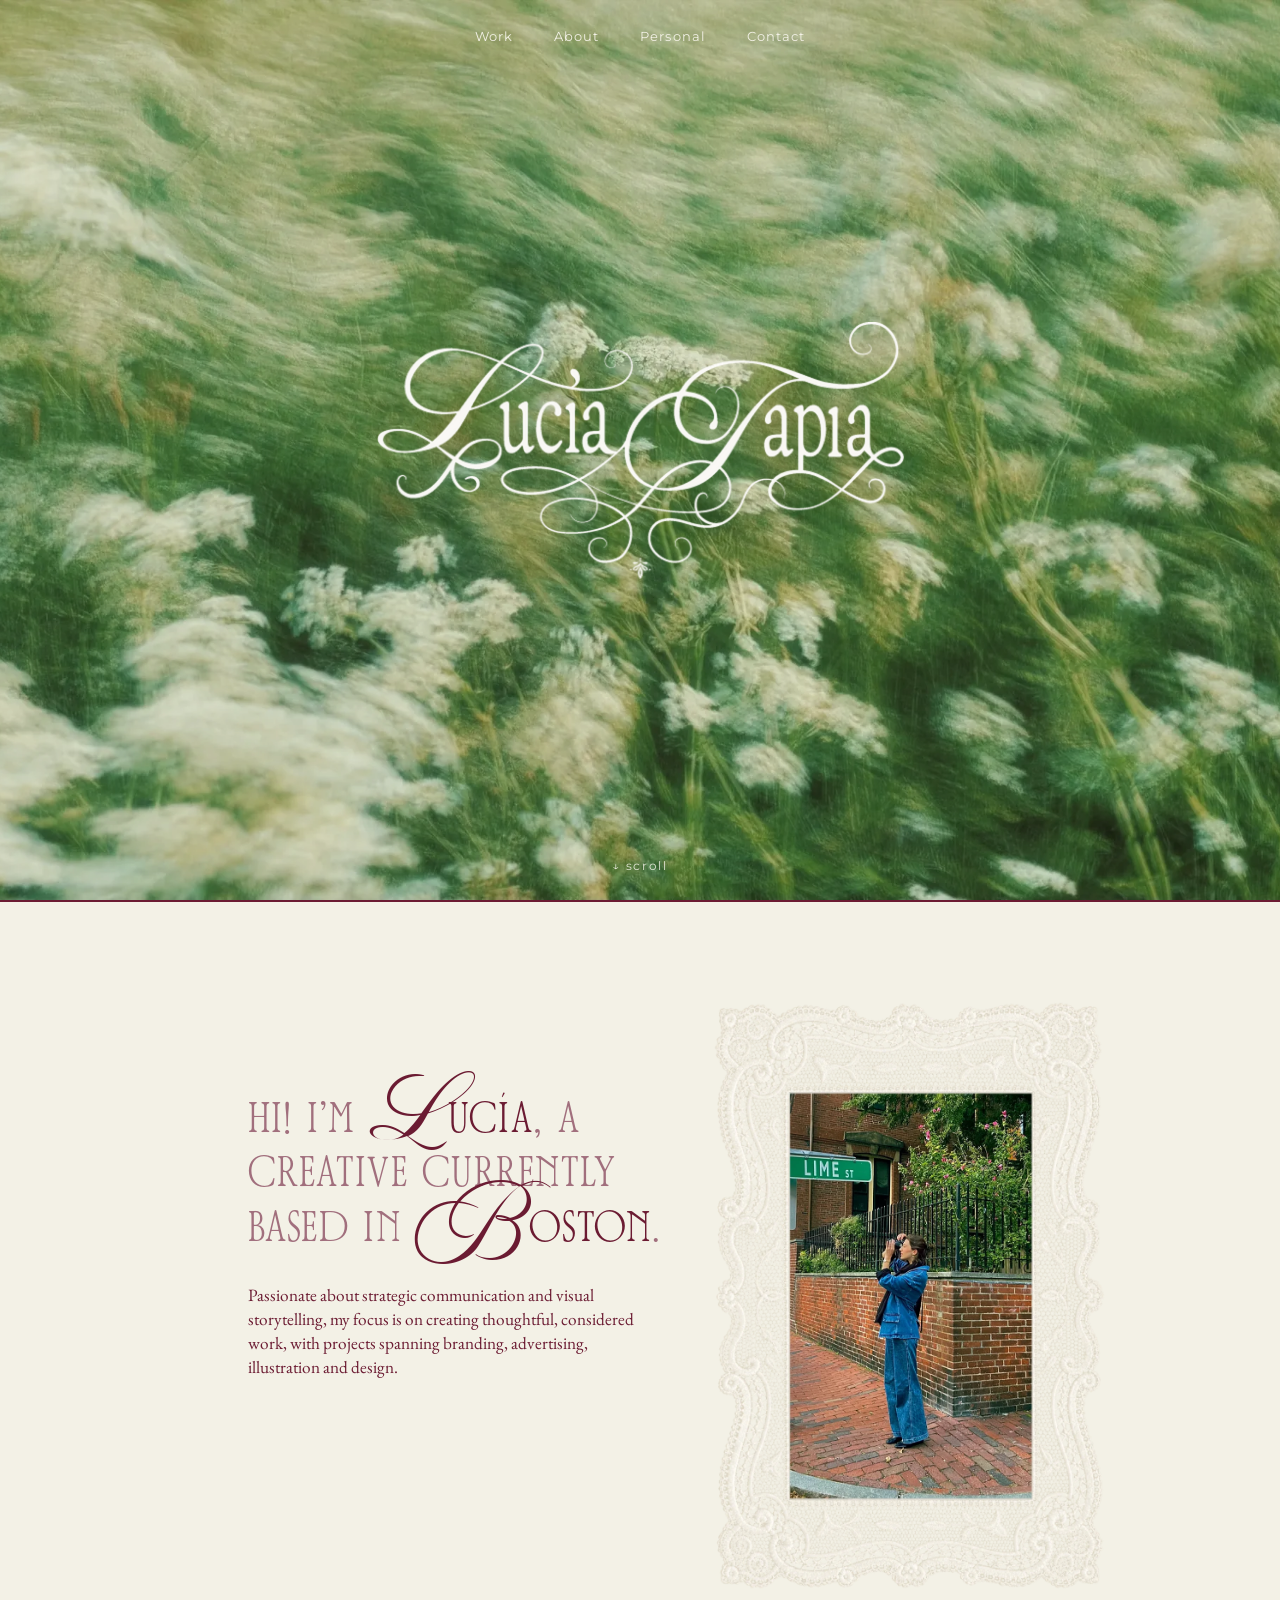
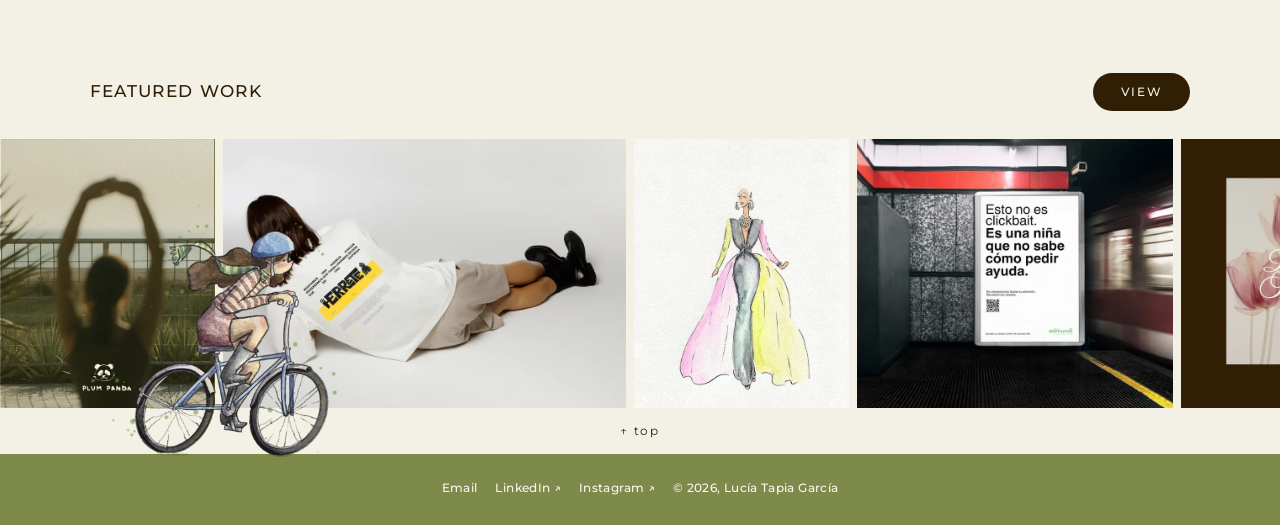
<file: index.html>
<!doctype html>
<html lang="en">
<head>
  <meta charset="utf-8">
  <meta name="viewport" content="width=device-width, initial-scale=1">
  <link rel="icon" href="assets/img/favicon.svg" type="image/svg+xml">
  <link rel="icon" href="assets/img/favicon-32.png" type="image/png" sizes="32x32">
  <link rel="apple-touch-icon" href="assets/img/apple-touch-icon.png">
  <title>Lucía Tapia — Creative & Art Direction</title>
  <meta name="description" content="Portfolio of Lucía Tapia García, a creative based in Boston working across branding, advertising, illustration and editorial design.">
  <link rel="preload" href="assets/fonts/zt-bros-oskon.woff2" as="font" type="font/woff2" crossorigin>
  <link rel="preload" href="assets/fonts/aston-script.woff2" as="font" type="font/woff2" crossorigin>
  <link rel="preload" href="assets/img/hero-bg.webp" as="image">
  <link rel="stylesheet" href="assets/css/style.css?v=11092000">
</head>
<body class="page-home">

  <header class="nav" data-nav>
    <a class="nav__logo" href="#top" aria-label="Lucía Tapia — back to top"><span class="logo-mark"></span></a>
    <nav class="nav__links" aria-label="Main">
      <a href="work.html" data-i18n="nav.work">Work</a>
      <a href="about.html" data-i18n="nav.about">About</a>
      <a href="archive.html" data-i18n="nav.archive">Personal</a>
      <a href="contact.html" data-i18n="nav.contact">Contact</a>
    </nav>
  </header>

  <main>
    <!-- 1 · HERO — the only full-bleed moment on the site -->
    <div class="hero-wrap">
    <section class="hero" id="top" aria-label="Lucía Tapia">
      <div class="hero__bg"><div class="hero__sway" style="background-image:url('assets/img/hero-bg.webp')"></div></div>
      <nav class="hero__nav" aria-label="Main">
        <a href="work.html" data-i18n="nav.work">Work</a>
        <a href="about.html" data-i18n="nav.about">About</a>
        <a href="archive.html" data-i18n="nav.archive">Personal</a>
        <a href="contact.html" data-i18n="nav.contact">Contact</a>
      </nav>
      <h1 class="hero__logo">
        <img src="assets/img/logo-hero-wordmark-v2.png" alt="Lucía Tapia" width="1076" height="524" data-logo>
      </h1>
      <a class="hero__scroll" href="#intro"><span aria-hidden="true">↓</span> <span data-i18n="hero.scroll">scroll</span></a>
    </section>
    <div class="seam" aria-hidden="true"></div>
    </div>

    <!-- 2 · INTRO — centered container: big text top-left, small text bottom-left, photo right -->
    <section class="intro wrap" id="intro">
      <div class="intro__inner">
        <div class="intro__text">
          <p class="intro__title reveal" role="heading" aria-level="2">
            <span data-i18n-html="intro.title"><span class="ln">Hi! I’m <span class="name"><span class="cap">L</span>ucía</span>, a</span> <span class="ln">creative currently</span> <span class="ln">based in <span class="name"><span class="cap">B</span>oston</span>.</span></span>
          </p>
          <p class="intro__line reveal" data-i18n="intro.line">Passionate about strategic communication and visual storytelling, my focus is on creating thoughtful, considered work, with projects spanning branding, advertising, illustration and design.</p>
        </div>
        <figure class="intro__photo reveal">
          <img class="intro__framed" src="assets/img/portrait-framed.webp" alt="Lucía Tapia, framed in lace" width="969" height="1400" loading="lazy">
        </figure>
      </div>
    </section>

    <!-- 3 · FEATURED WORK — continuous sideways scroll, images only -->
    <section class="ticker" aria-labelledby="ticker-title">
      <div class="wrap ticker__head">
        <h2 class="ticker__title reveal" id="ticker-title" data-i18n="work.title">Featured work</h2>
        <a class="btn reveal" href="work.html" data-i18n="work.cta">View</a>
      </div>
      <div class="ticker__track" data-ticker>
        <div class="ticker__row">
          <a class="ticker__item" href="work/plum-panda.html" aria-label="Plum Panda"><img src="assets/img/feat-1.webp" alt="" width="512" height="640"></a>
          <a class="ticker__item" href="work/el-herrete.html" aria-label="El Herrete"><img src="assets/img/feat-2.webp" alt="" width="960" height="640"></a>
          <a class="ticker__item" href="work/givenchy.html" aria-label="Givenchy Archives"><img src="assets/img/feat-3.webp" alt="" width="512" height="640"></a>
          <a class="ticker__item" href="work/admundi.html" aria-label="Admundi"><img src="assets/img/feat-4.webp" alt="" width="752" height="640"></a>
          <a class="ticker__item" href="work/personal-brand.html" aria-label="Personal Brand"><img src="assets/img/feat-5.webp" alt="" width="512" height="640"></a>
          <!-- repeated so the loop stays seamless on wide screens -->
          <a class="ticker__item" href="work/plum-panda.html" tabindex="-1" aria-hidden="true"><img src="assets/img/feat-1.webp" alt="" aria-hidden="true" width="512" height="640"></a>
          <a class="ticker__item" href="work/el-herrete.html" tabindex="-1" aria-hidden="true"><img src="assets/img/feat-2.webp" alt="" aria-hidden="true" width="960" height="640"></a>
          <a class="ticker__item" href="work/givenchy.html" tabindex="-1" aria-hidden="true"><img src="assets/img/feat-3.webp" alt="" aria-hidden="true" width="512" height="640"></a>
          <a class="ticker__item" href="work/admundi.html" tabindex="-1" aria-hidden="true"><img src="assets/img/feat-4.webp" alt="" aria-hidden="true" width="752" height="640"></a>
          <a class="ticker__item" href="work/personal-brand.html" tabindex="-1" aria-hidden="true"><img src="assets/img/feat-5.webp" alt="" aria-hidden="true" width="512" height="640"></a>
        </div>
      </div>
    </section>
  </main>

  <footer class="footer wrap">
    <!-- the bike rides on the top edge of the green footer -->
    <img class="ticker__bike" src="assets/img/bike.webp?v=1103" alt="" width="770" height="758" loading="lazy" aria-hidden="true">
    <ul class="footer__links">
      <li><a href="mailto:luciatapiaag@gmail.com">Email</a></li>
      <li><a href="https://www.linkedin.com/in/luc%C3%ADa-tapia-garc%C3%ADa-0a97b5249/" target="_blank" rel="noopener">LinkedIn ↗</a></li>
      <li><a href="https://www.instagram.com/by.luciatapia/" target="_blank" rel="noopener">Instagram ↗</a></li>
      <li>© 2026, Lucía Tapia García</li>
    </ul>
    <button type="button" class="to-top" data-to-top aria-label="Back to top"><span aria-hidden="true">↑</span> <span data-i18n="footer.top">top</span></button>
  </footer>

  <script src="assets/js/main.js?v=11092000"></script>
</body>
</html>
</file>
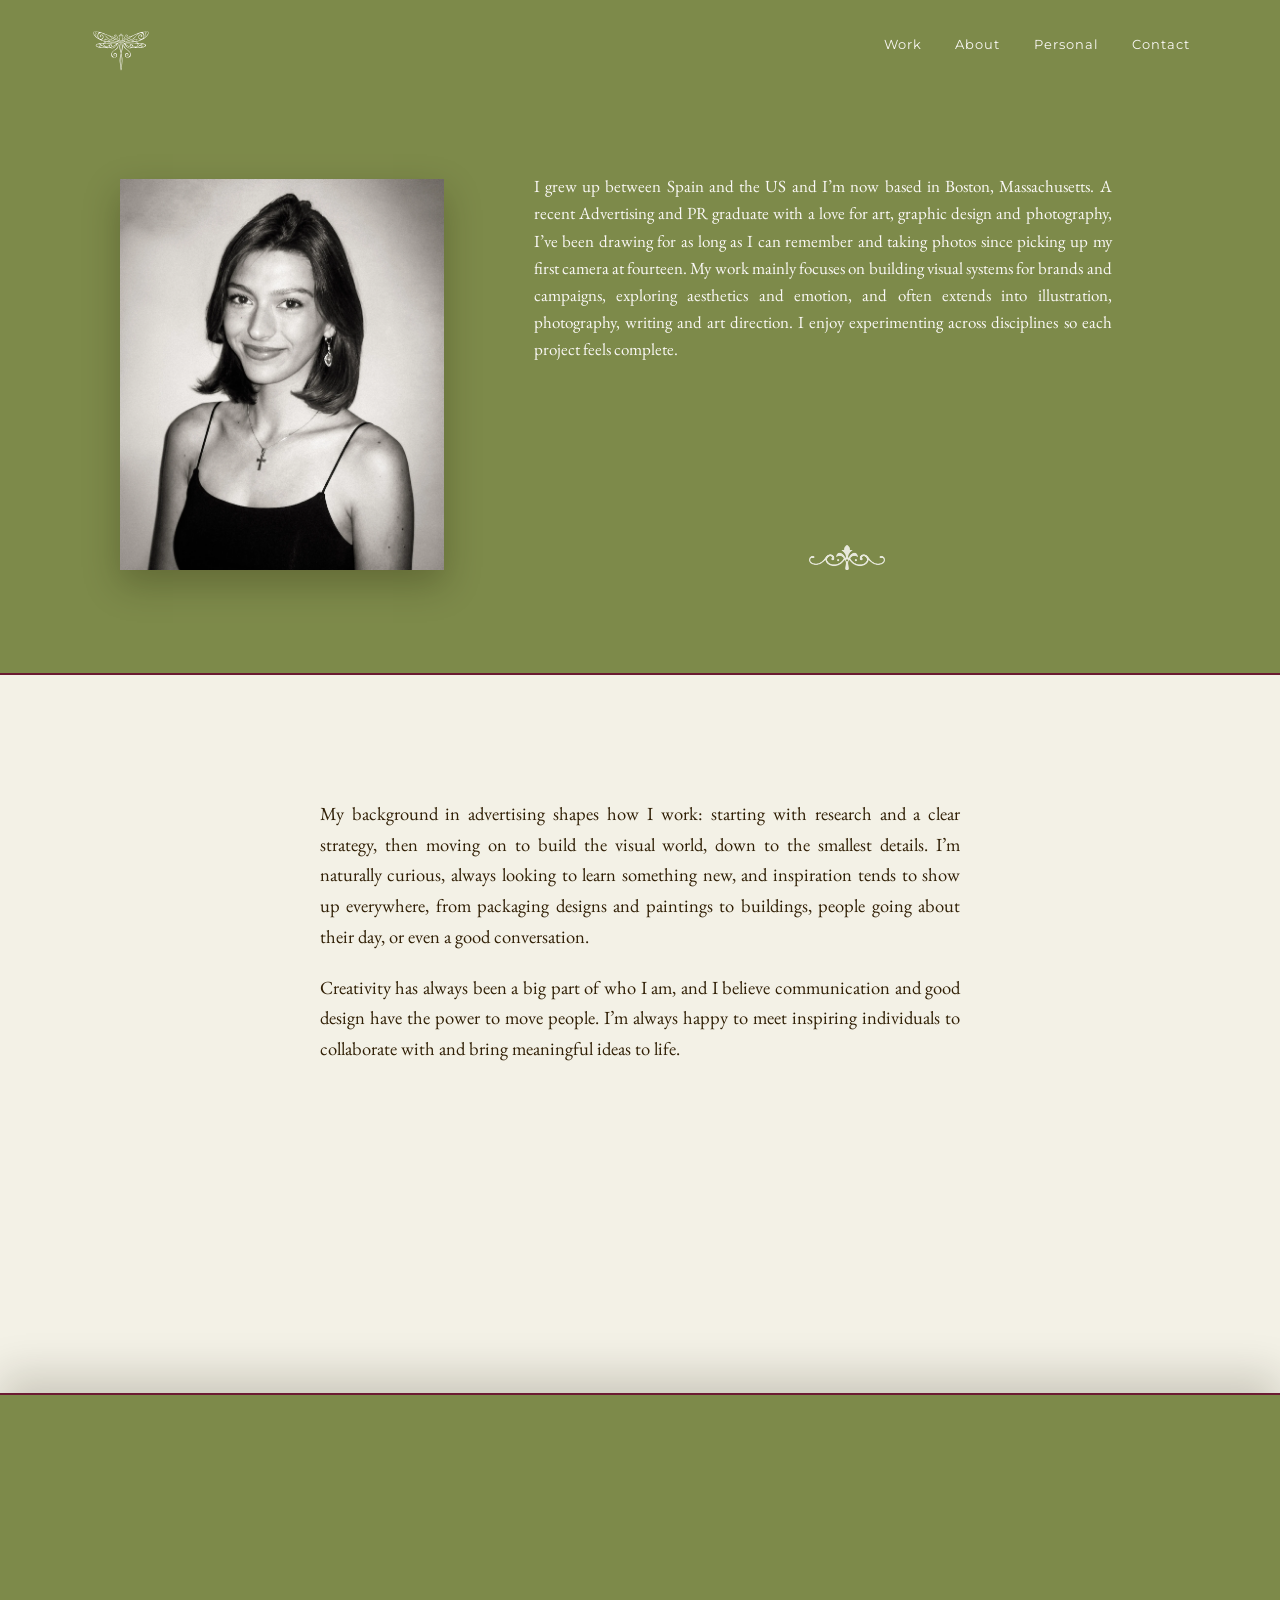
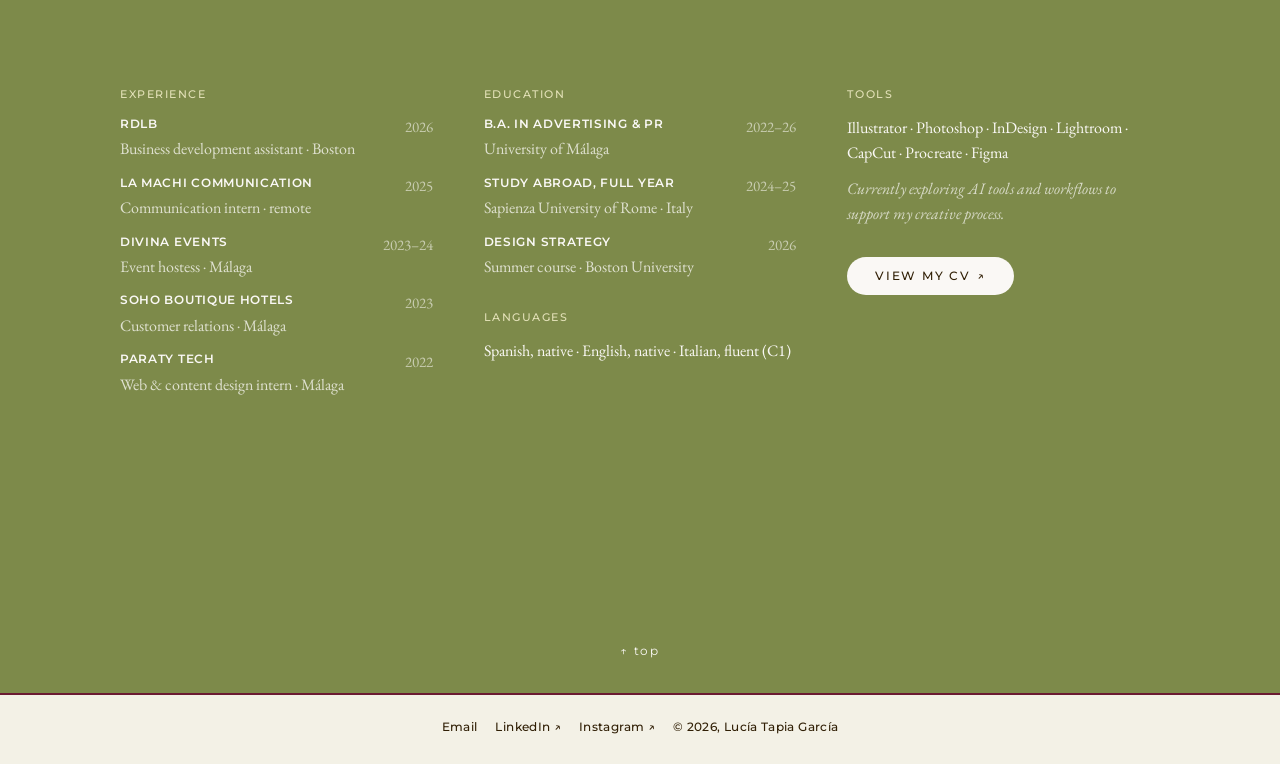
<file: about.html>
<!doctype html>
<html lang="en">
<head>
  <meta charset="utf-8">
  <meta name="viewport" content="width=device-width, initial-scale=1">
  <link rel="icon" href="assets/img/favicon.svg" type="image/svg+xml">
  <link rel="icon" href="assets/img/favicon-32.png" type="image/png" sizes="32x32">
  <link rel="apple-touch-icon" href="assets/img/apple-touch-icon.png">
  <title>About — Lucía Tapia</title>
  <meta name="description" content="Lucía Tapia García, a creative raised between Spain and the US and based in Boston, working across branding, editorial design, illustration and campaigns.">
  <link rel="preload" href="assets/fonts/zt-bros-oskon.woff2" as="font" type="font/woff2" crossorigin>
  <link rel="preload" href="assets/fonts/aston-script.woff2" as="font" type="font/woff2" crossorigin>
  <link rel="stylesheet" href="assets/css/style.css?v=11092000">
</head>
<body class="page-about">

  <header class="nav" data-nav>
    <a class="nav__logo" href="index.html" aria-label="Lucía Tapia — home"><span class="logo-mark"></span></a>
    <nav class="nav__links" aria-label="Main">
      <a href="work.html" data-i18n="nav.work">Work</a>
      <a href="about.html" data-i18n="nav.about" aria-current="page">About</a>
      <a href="archive.html" data-i18n="nav.archive">Personal</a>
      <a href="contact.html" data-i18n="nav.contact">Contact</a>
    </nav>
  </header>

  <main class="about" id="top">

    <!-- 1 · olive sheet: portrait + who I am. It stays put while the next sheet slides over it -->
    <section class="sheet sheet--olive about__s1" data-sheet="olive">
      <div class="about__intro wrap">
      <figure class="about__photo">
        <div class="about__frame">
          <img class="about__img" src="assets/img/about-portrait-new.webp" alt="Portrait of Lucía Tapia" width="1326" height="1600">
          <img class="about__img about__img--alt" src="assets/img/about-portrait-2.webp" alt="" aria-hidden="true" width="1109" height="1436" loading="lazy">
        </div>
      </figure>

      <div class="about__text">
        <h1 class="sr-only" data-i18n="nav.about">About</h1>
        <p>I grew up between Spain and the US and I’m now based in Boston, Massachusetts. A recent Advertising and PR graduate with a love for art, graphic design and photography, I’ve been drawing for as long as I can remember and taking photos since picking up my first camera at fourteen. My work mainly focuses on building visual systems for brands and campaigns, exploring aesthetics and emotion, and often extends into illustration, photography, writing and art direction. I enjoy experimenting across disciplines so each project feels complete.</p>
        <span class="about__divider" aria-hidden="true"></span>
      </div>
      </div>
    </section>

    <!-- 2 · beige sheet, pinned while you read; the olive sheet slides up over it -->
    <section class="about__hold" data-hold>
      <div class="sheet sheet--beige about__s2" data-sheet="beige">
        <span class="sheet__edge" aria-hidden="true"><span class="sheet__seam"></span></span>
        <div class="about__goal wrap">
          <div class="about__lines"><p>My background in advertising shapes how I work: starting with research and a clear strategy, then moving on to build the visual world, down to the smallest details. I’m naturally curious, always looking to learn something new, and inspiration tends to show up everywhere, from packaging designs and paintings to buildings, people going about their day, or even a good conversation.</p><p>Creativity has always been a big part of who I am, and I believe communication and good design have the power to move people. I’m always happy to meet inspiring individuals to collaborate with and bring meaningful ideas to life.</p></div>
        </div>
      </div>
    </section>

    <!-- 3 · olive sheet slides up over it: the practical bits -->
    <section class="sheet sheet--olive about__s3" data-sheet="olive">
      <span class="sheet__edge" aria-hidden="true"><span class="sheet__seam"></span></span>
      <div class="about__info wrap">
      <div class="about__col reveal">
        <h3 class="about__label" data-i18n="about.exp">Experience</h3>
        <ul class="about__list">
          <li><strong>RDLB</strong> <span data-i18n="about.e1">Business development assistant · Boston</span><em>2026</em></li>
          <li><strong>La Machi Communication</strong> <span data-i18n="about.e2">Communication intern · remote</span><em>2025</em></li>
          <li><strong>Divina Events</strong> <span data-i18n="about.e3">Event hostess · Málaga</span><em>2023–24</em></li>
          <li><strong>Soho Boutique Hotels</strong> <span data-i18n="about.e4">Customer relations · Málaga</span><em>2023</em></li>
          <li><strong>Paraty Tech</strong> <span data-i18n="about.e5">Web &amp; content design intern · Málaga</span><em>2022</em></li>
        </ul>
      </div>
      <div class="about__col reveal">
        <h3 class="about__label" data-i18n="about.edu">Education</h3>
        <ul class="about__list">
          <li><strong data-i18n="about.ed1">B.A. in Advertising &amp; PR</strong> <span data-i18n="about.ed1b">University of Málaga</span><em>2022–26</em></li>
          <li><strong data-i18n="about.ed3">Study abroad, full year</strong> <span data-i18n="about.ed3b">Sapienza University of Rome · Italy</span><em>2024–25</em></li>
          <li><strong data-i18n="about.ed2">Design Strategy</strong> <span data-i18n="about.ed2b">Summer course · Boston University</span><em>2026</em></li>
        </ul>
        <h3 class="about__label about__label--gap" data-i18n="about.lang">Languages</h3>
        <p class="about__small" data-i18n="about.langs">Spanish, native · English, native · Italian, fluent (C1)</p>
      </div>
      <div class="about__col reveal">
        <h3 class="about__label" data-i18n="about.tools">Tools</h3>
        <p class="about__small">Illustrator · Photoshop · InDesign · Lightroom · CapCut · Procreate · Figma</p>
        <p class="about__small about__muted" data-i18n="about.ai">Currently exploring AI tools and workflows to support my creative process.</p>
        <a class="btn about__cv" href="assets/files/lucia-tapia-cv.pdf?v=1109" target="_blank" rel="noopener"><span data-i18n="about.cv">View my CV</span> <span aria-hidden="true">↗</span></a>
      </div>
      </div>
    </section>
  </main>

  <footer class="footer wrap">
    <ul class="footer__links">
      <li><a href="mailto:luciatapiaag@gmail.com">Email</a></li>
      <li><a href="https://www.linkedin.com/in/luc%C3%ADa-tapia-garc%C3%ADa-0a97b5249/" target="_blank" rel="noopener">LinkedIn ↗</a></li>
      <li><a href="https://www.instagram.com/by.luciatapia/" target="_blank" rel="noopener">Instagram ↗</a></li>
      <li>© 2026, Lucía Tapia García</li>
    </ul>
    <button type="button" class="to-top" data-to-top aria-label="Back to top"><span aria-hidden="true">↑</span> <span data-i18n="footer.top">top</span></button>
  </footer>

  <script src="assets/js/main.js?v=11092000"></script>
</body>
</html>
</file>
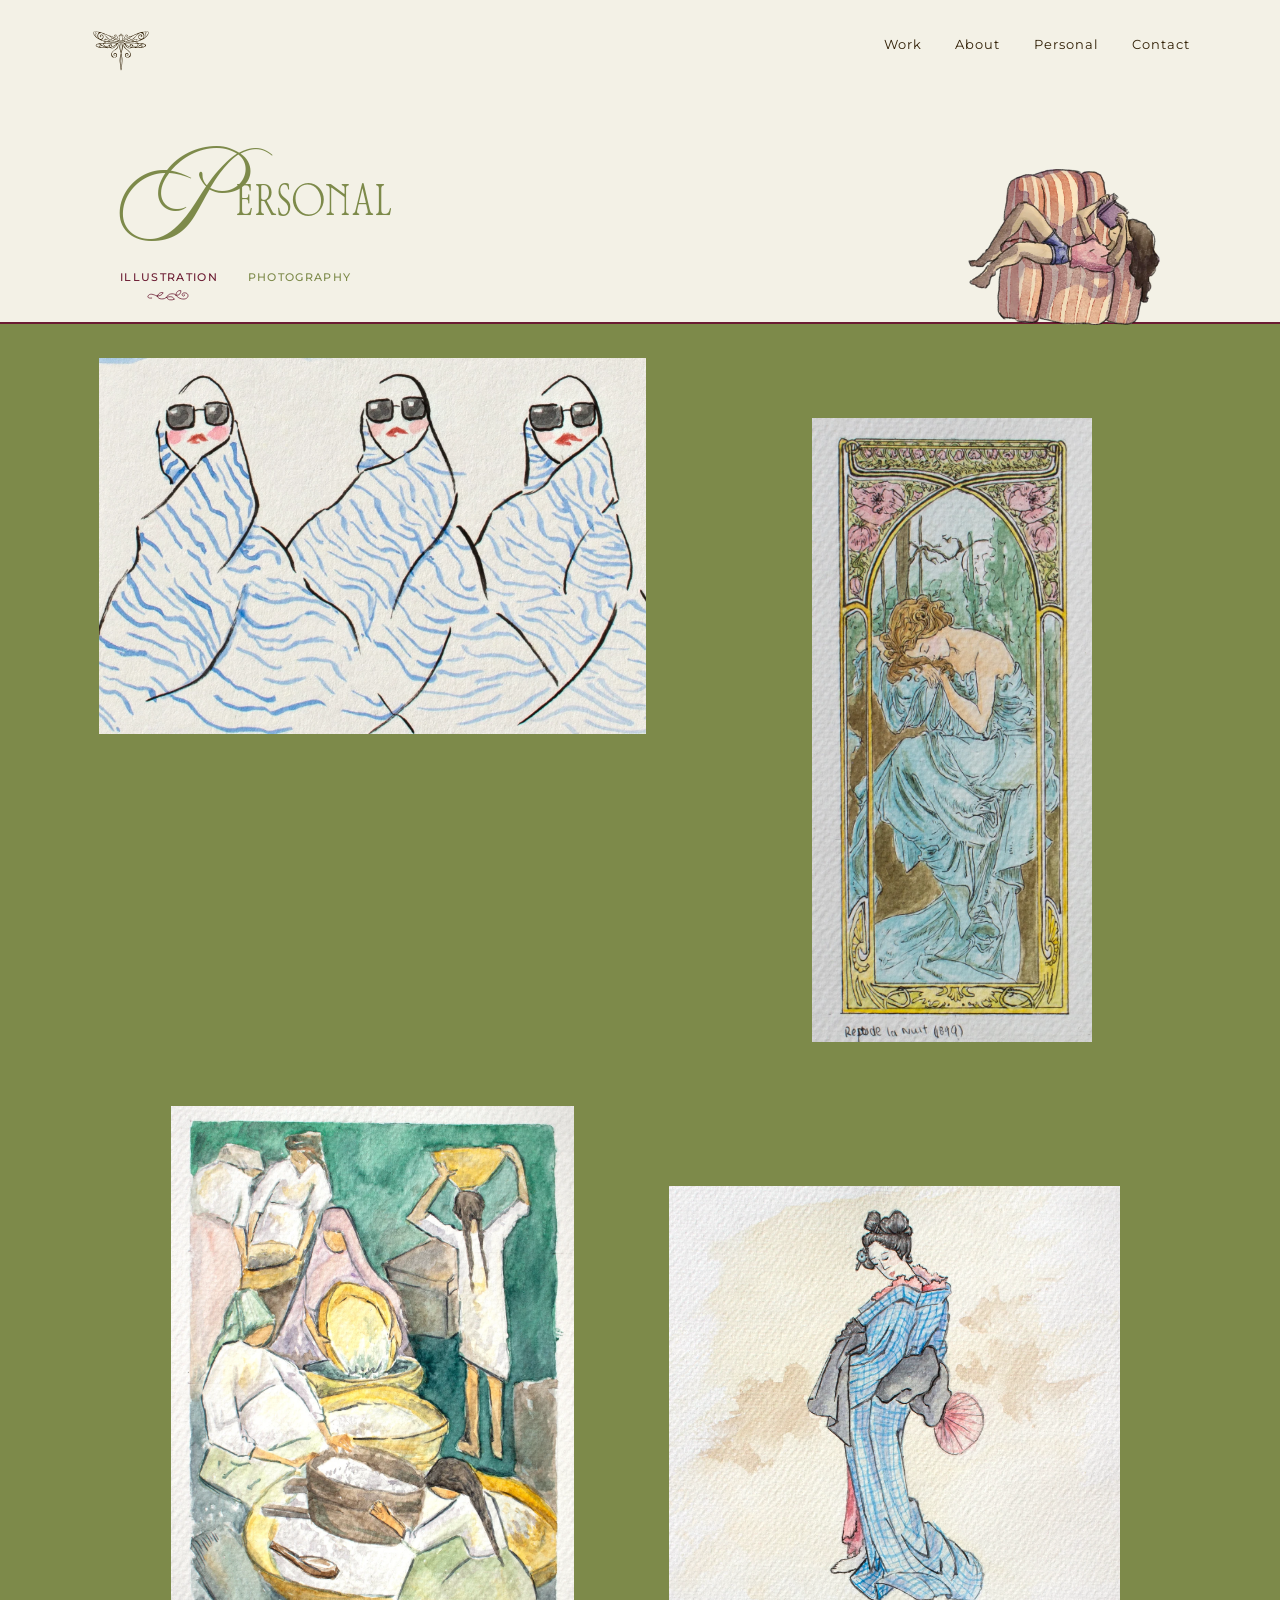
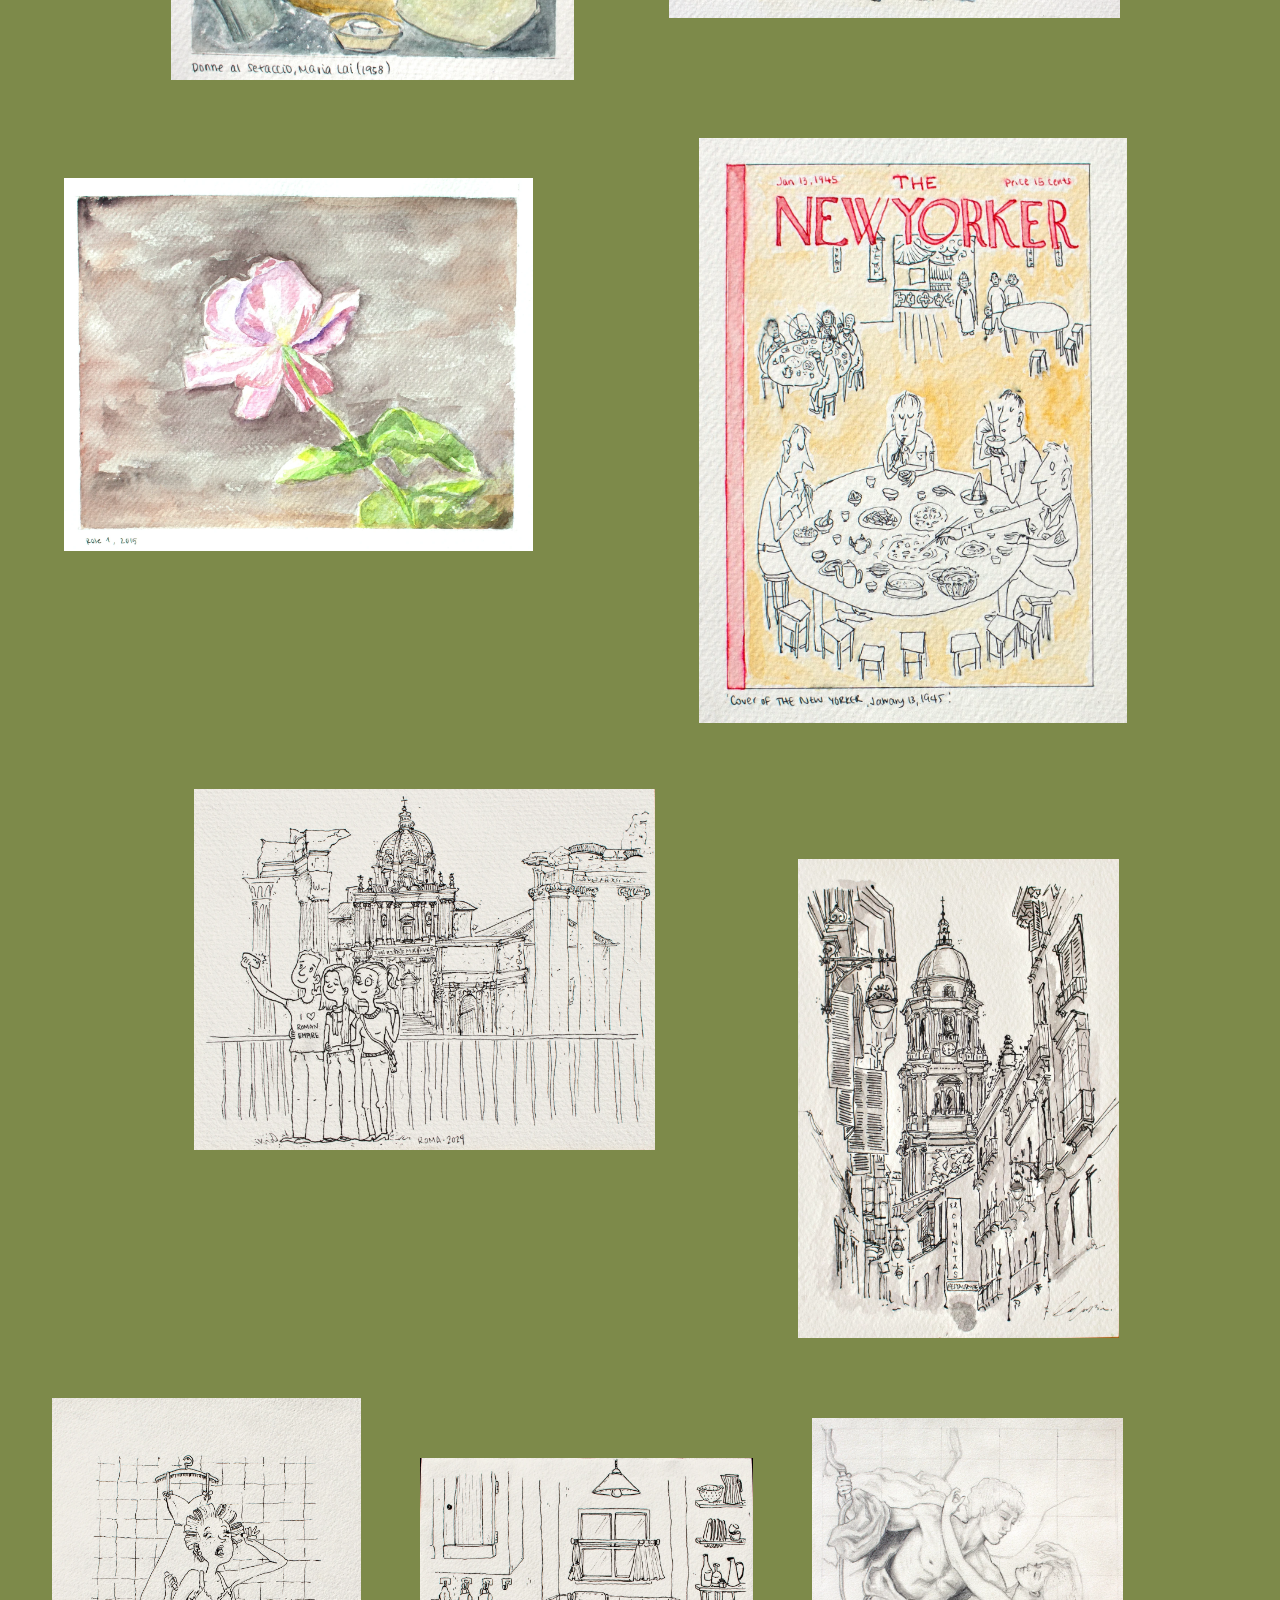
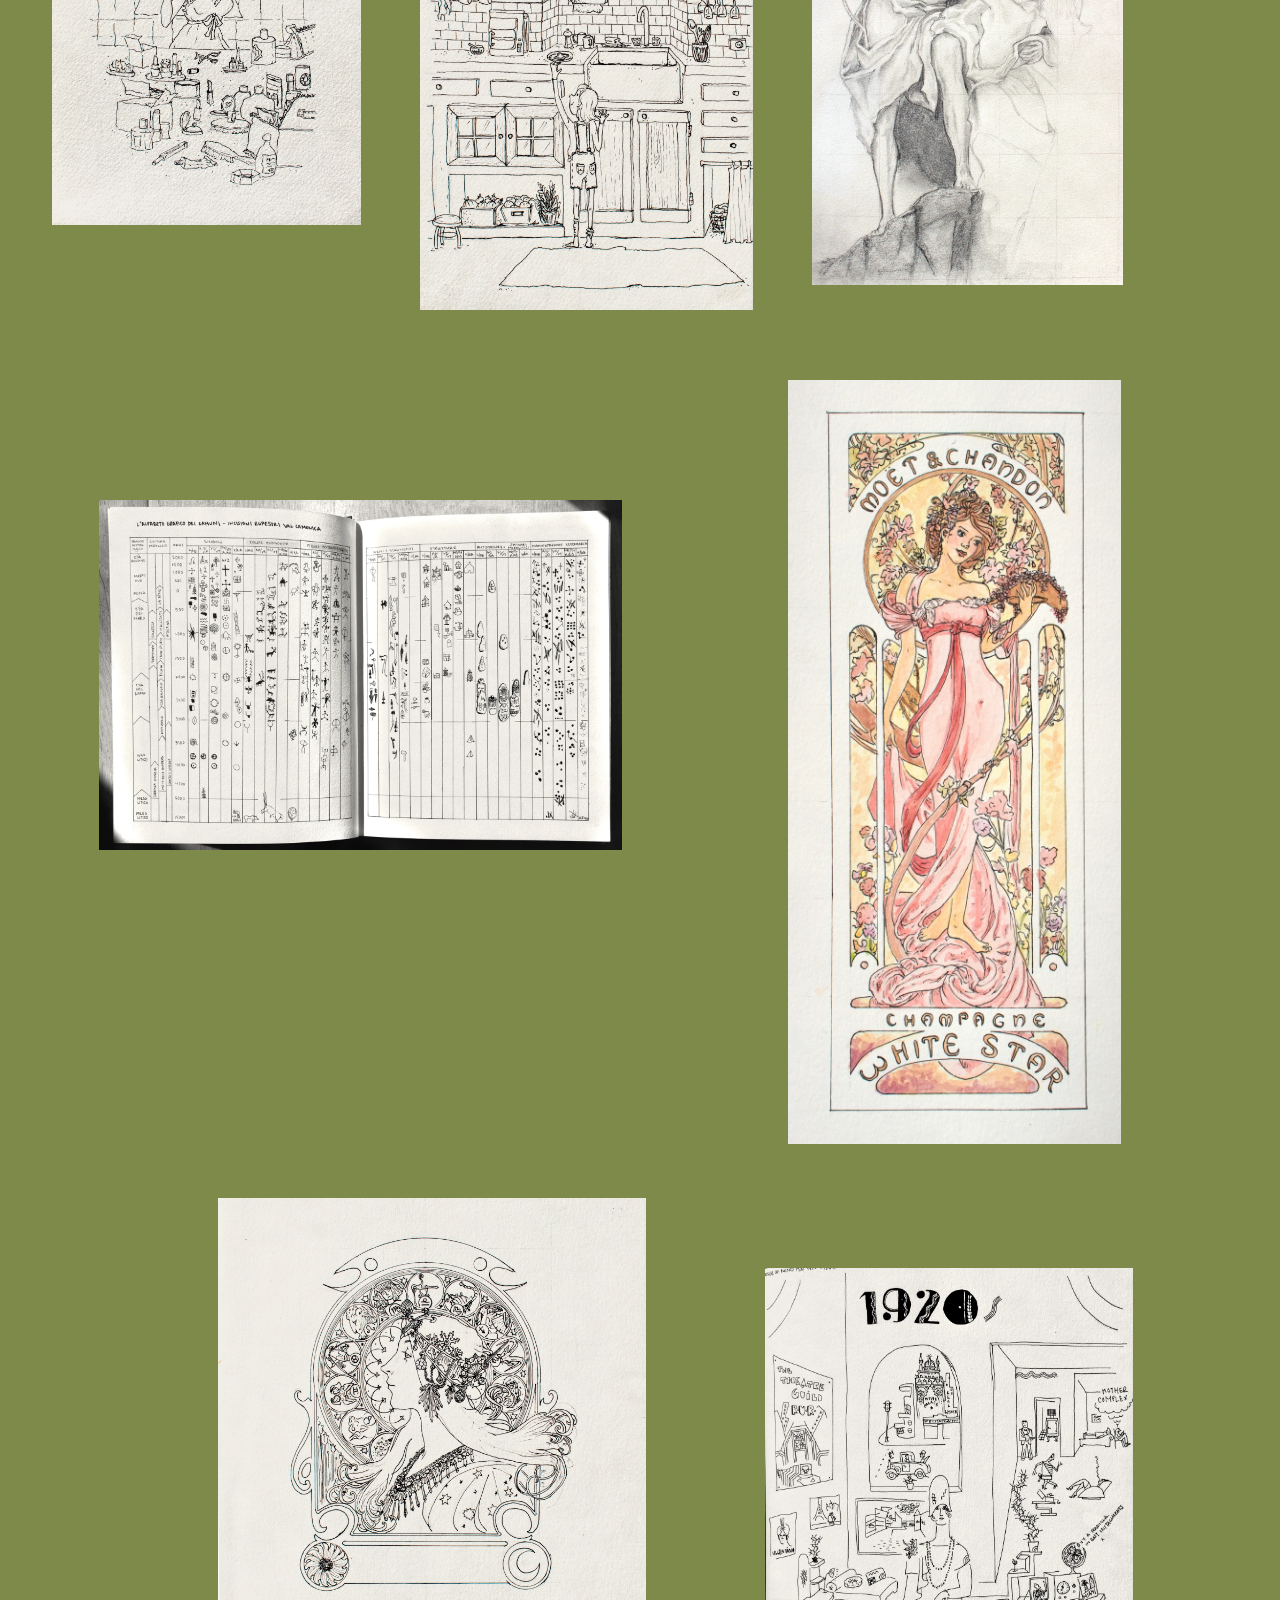
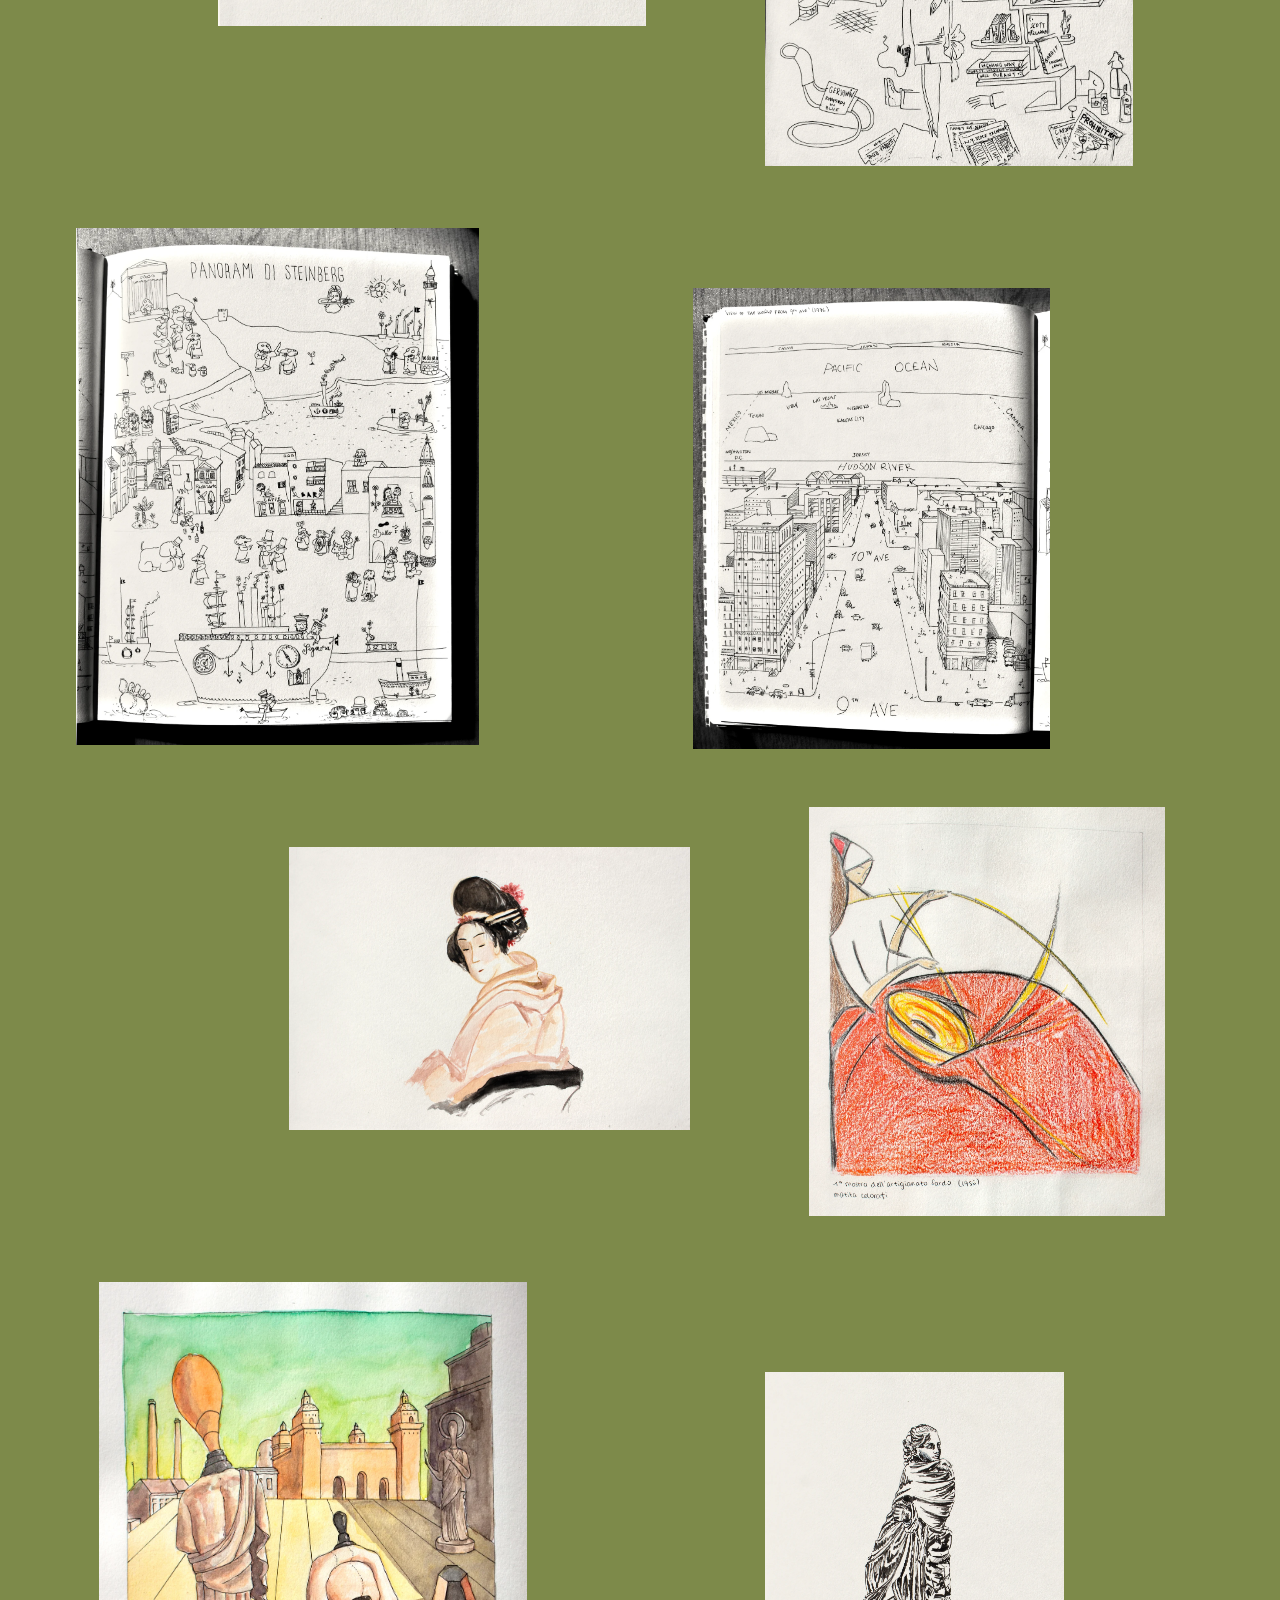
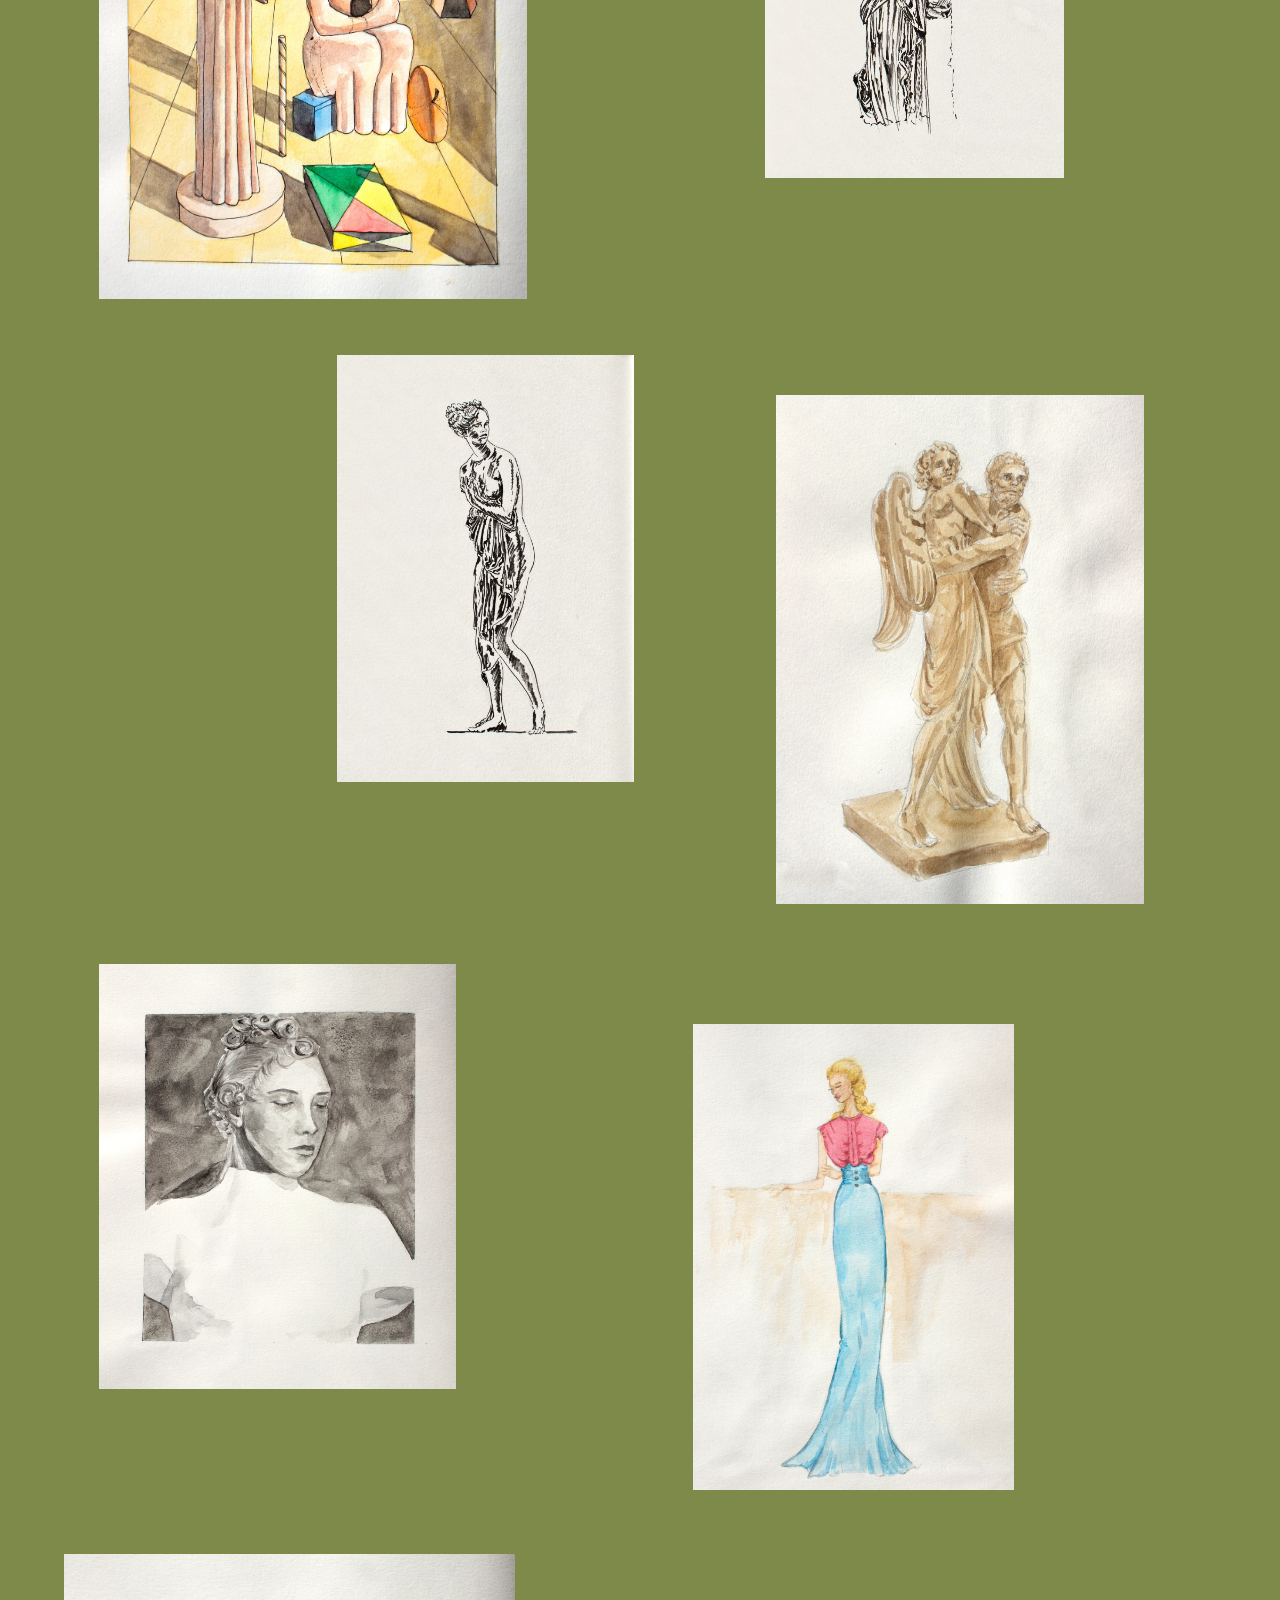
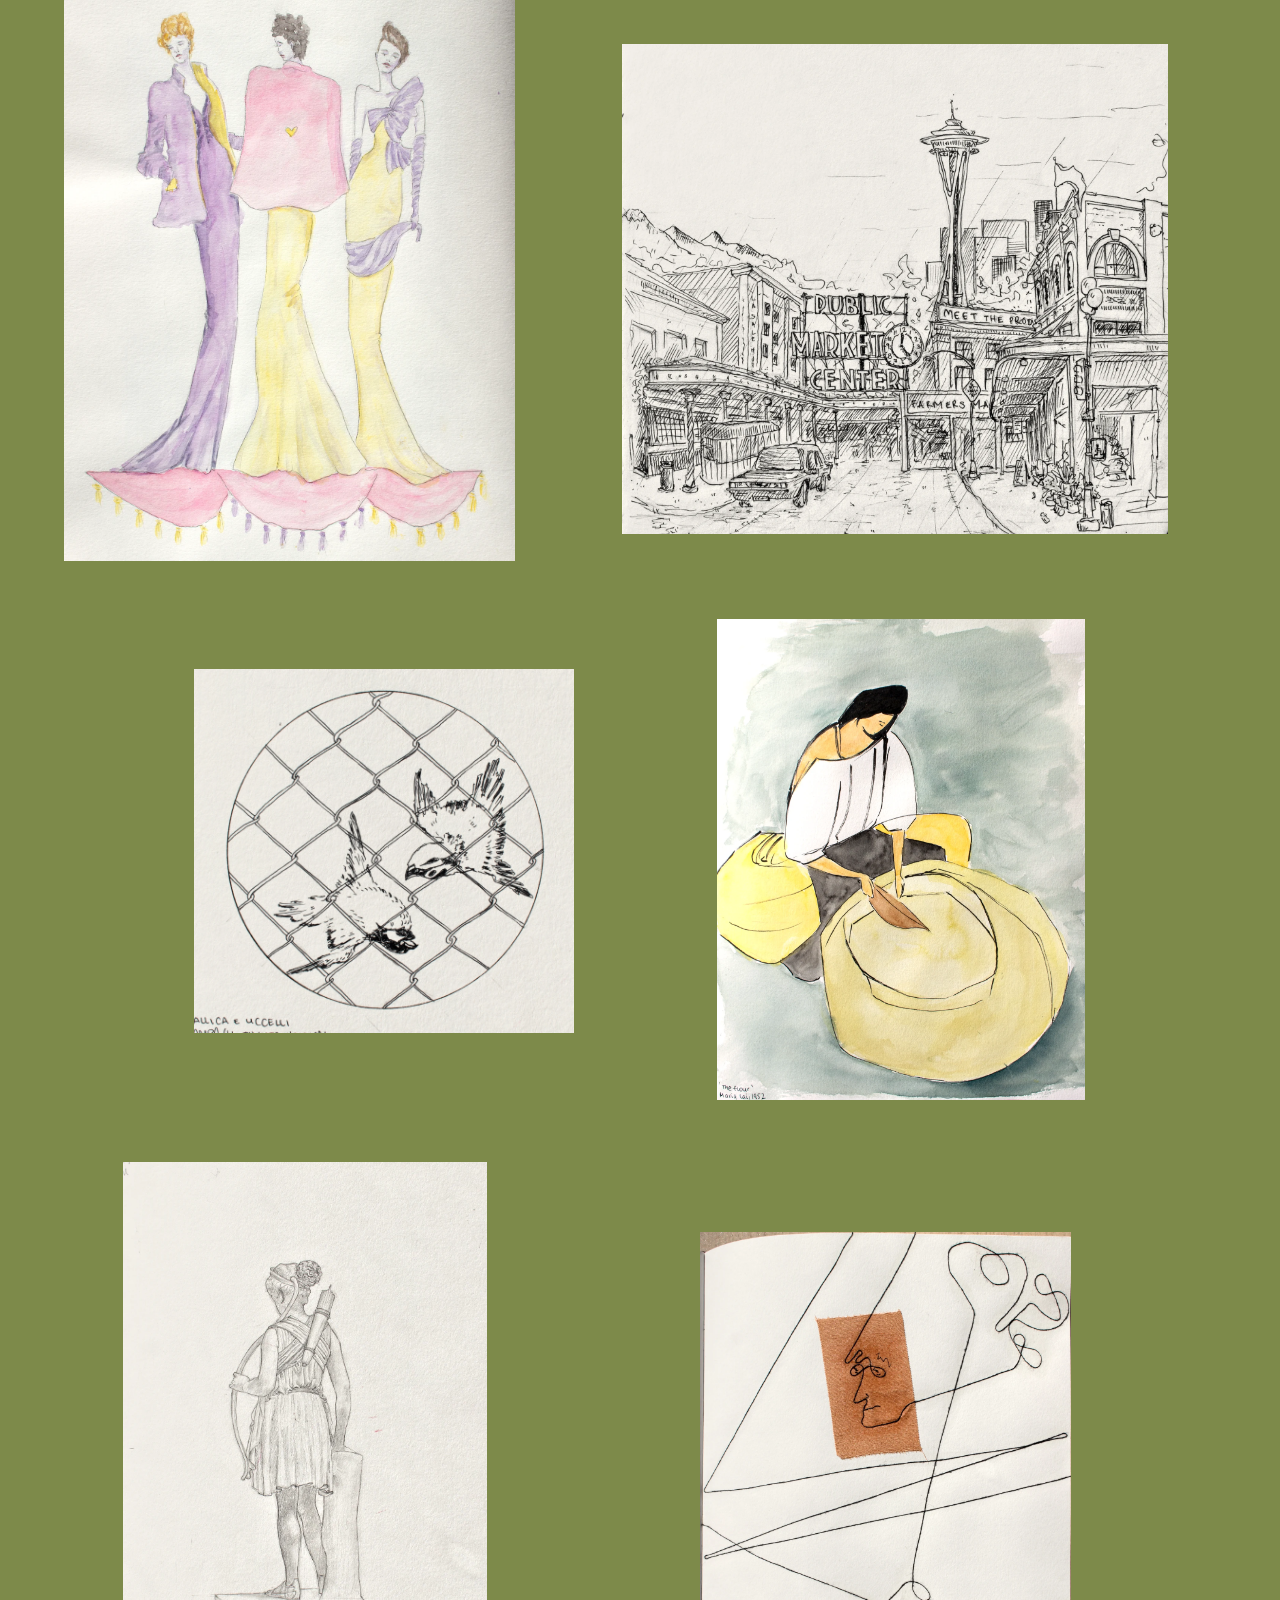
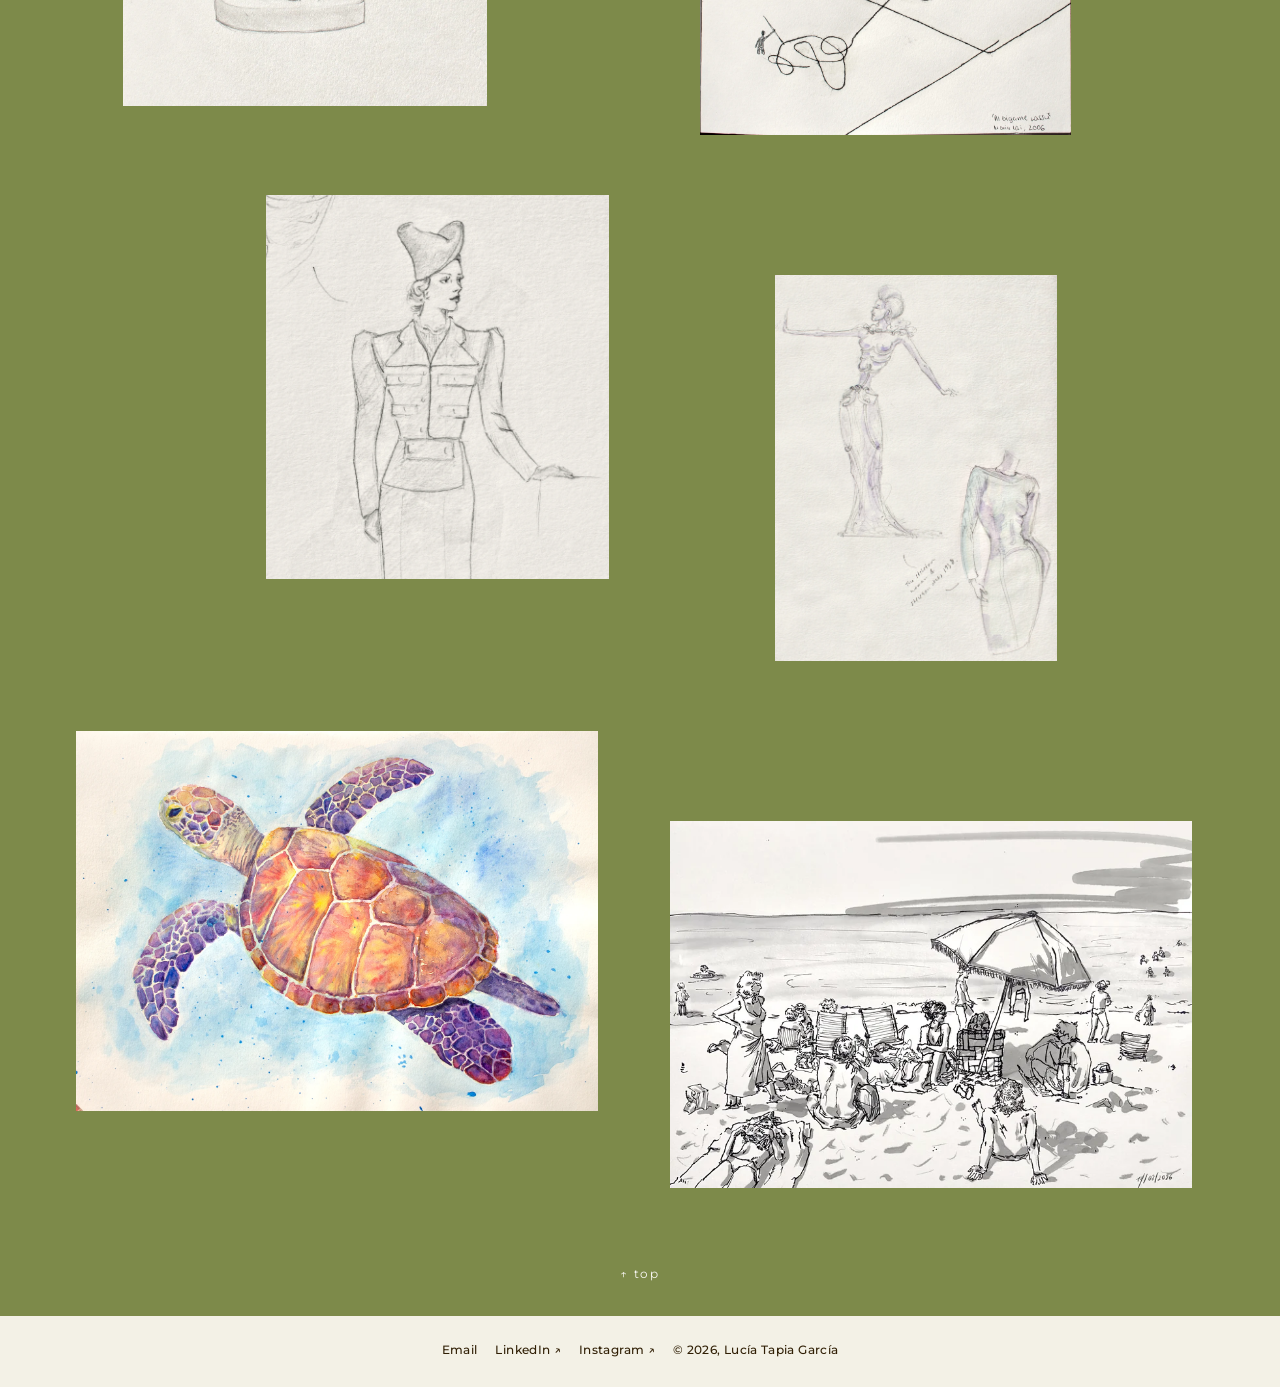
<file: archive.html>
<!doctype html>
<html lang="en" data-olive="b">
<head>
  <meta charset="utf-8">
  <meta name="viewport" content="width=device-width, initial-scale=1">
  <link rel="icon" href="assets/img/favicon.svg" type="image/svg+xml">
  <link rel="icon" href="assets/img/favicon-32.png" type="image/png" sizes="32x32">
  <link rel="apple-touch-icon" href="assets/img/apple-touch-icon.png">
  <title>Personal — Lucía Tapia</title>
  <meta name="description" content="Portfolio of Lucía Tapia García, a creative based in Boston working across branding, advertising, illustration and editorial design.">
  <link rel="preload" href="assets/fonts/zt-bros-oskon.woff2" as="font" type="font/woff2" crossorigin>
  <link rel="preload" href="assets/fonts/aston-script.woff2" as="font" type="font/woff2" crossorigin>
  <link rel="stylesheet" href="assets/css/style.css?v=11092000">
</head>
<body class="page-archive">

  <header class="nav" data-nav>
    <a class="nav__logo" href="index.html" aria-label="Lucía Tapia — home"><span class="logo-mark"></span></a>
    <nav class="nav__links" aria-label="Main">
      <a href="work.html" data-i18n="nav.work">Work</a>
      <a href="about.html" data-i18n="nav.about">About</a>
      <a href="archive.html" data-i18n="nav.archive" aria-current="page">Personal</a>
      <a href="contact.html" data-i18n="nav.contact">Contact</a>
    </nav>
  </header>

  <main class="archive wrap" id="top">
    <header class="arc__head">
      <img class="arc__couch" src="assets/img/couch.webp" alt="" width="615" height="501" aria-hidden="true">
      <h1 class="work__title"><span data-i18n-html="archive.pageTitle"><span class="cap">P</span>ersonal</span></h1>
      <ul class="work__filters arc__filters" role="list">
        <li><button type="button" class="chip" data-set="illu" aria-pressed="true" data-i18n="cat.illustration">Illustration</button></li>
        <li><button type="button" class="chip" data-set="photo" aria-pressed="false" data-i18n="archive.photo">Photography</button></li>
      </ul>
    </header>
    <div class="arc__wash" aria-hidden="true"><div class="arc__seam"></div></div>

    <section class="arc__set" data-arc="photo" aria-label="Photography" hidden>
        <div class="arc__row" style="margin-top:130px"><button type="button" class="arc__item reveal" data-i="0" style="width:44%;margin-left:28%;margin-top:0px" aria-label="Open image 1"><img src="assets/img/arc/photo/23-s.webp" data-full="assets/img/arc/photo/23.webp" alt="" width="1600" height="939" loading="lazy"></button></div>
        <div class="arc__row" style="margin-top:120px"><button type="button" class="arc__item reveal" data-i="1" style="width:38%;margin-left:6%;margin-top:0px" aria-label="Open image 2"><img src="assets/img/arc/photo/24-s.webp" data-full="assets/img/arc/photo/24.webp" alt="" width="1600" height="1387" loading="lazy"></button><button type="button" class="arc__item reveal" data-i="2" style="width:27%;margin-left:26%;margin-top:110px" aria-label="Open image 3"><img src="assets/img/arc/photo/25-s.webp" data-full="assets/img/arc/photo/25.webp" alt="" width="1067" height="1600" loading="lazy"></button></div>
        <div class="arc__row" style="margin-top:140px"><button type="button" class="arc__item reveal" data-i="3" style="width:30%;margin-left:34%;margin-top:0px" aria-label="Open image 4"><img src="assets/img/arc/photo/26-s.webp" data-full="assets/img/arc/photo/26.webp" alt="" width="1073" height="1600" loading="lazy"></button></div>
        <div class="arc__row" style="margin-top:125px"><button type="button" class="arc__item reveal" data-i="4" style="width:27%;margin-left:10%;margin-top:0px" aria-label="Open image 5"><img src="assets/img/arc/photo/27-s.webp" data-full="assets/img/arc/photo/27.webp" alt="" width="1067" height="1600" loading="lazy"></button><button type="button" class="arc__item reveal" data-i="5" style="width:38%;margin-left:22%;margin-top:150px" aria-label="Open image 6"><img src="assets/img/arc/photo/28-s.webp" data-full="assets/img/arc/photo/28.webp" alt="" width="1600" height="1100" loading="lazy"></button></div>
        <div class="arc__row" style="margin-top:130px"><button type="button" class="arc__item reveal" data-i="6" style="width:44%;margin-left:18%;margin-top:0px" aria-label="Open image 7"><img src="assets/img/arc/photo/30-s.webp" data-full="assets/img/arc/photo/30.webp" alt="" width="1600" height="1067" loading="lazy"></button></div>
        <div class="arc__row" style="margin-top:120px"><button type="button" class="arc__item reveal" data-i="7" style="width:27%;margin-left:4%;margin-top:0px" aria-label="Open image 8"><img src="assets/img/arc/photo/29-s.webp" data-full="assets/img/arc/photo/29.webp" alt="" width="1261" height="1600" loading="lazy"></button><button type="button" class="arc__item reveal" data-i="8" style="width:27%;margin-left:32%;margin-top:110px" aria-label="Open image 9"><img src="assets/img/arc/photo/31-s.webp" data-full="assets/img/arc/photo/31.webp" alt="" width="1146" height="1600" loading="lazy"></button></div>
        <div class="arc__row" style="margin-top:140px"><button type="button" class="arc__item reveal" data-i="9" style="width:30%;margin-left:48%;margin-top:0px" aria-label="Open image 10"><img src="assets/img/arc/photo/35-s.webp" data-full="assets/img/arc/photo/35.webp" alt="" width="1073" height="1600" loading="lazy"></button></div>
        <div class="arc__row" style="margin-top:125px"><button type="button" class="arc__item reveal" data-i="10" style="width:27%;margin-left:8%;margin-top:0px" aria-label="Open image 11"><img src="assets/img/arc/photo/01-s.webp" data-full="assets/img/arc/photo/01.webp" alt="" width="1127" height="1600" loading="lazy"></button><button type="button" class="arc__item reveal" data-i="11" style="width:27%;margin-left:28%;margin-top:150px" aria-label="Open image 12"><img src="assets/img/arc/photo/02-s.webp" data-full="assets/img/arc/photo/02.webp" alt="" width="1066" height="1600" loading="lazy"></button></div>
        <div class="arc__row" style="margin-top:130px"><button type="button" class="arc__item reveal" data-i="12" style="width:30%;margin-left:24%;margin-top:0px" aria-label="Open image 13"><img src="assets/img/arc/photo/03-s.webp" data-full="assets/img/arc/photo/03.webp" alt="" width="1066" height="1600" loading="lazy"></button></div>
        <div class="arc__row" style="margin-top:120px"><button type="button" class="arc__item reveal" data-i="13" style="width:44%;margin-left:34%;margin-top:0px" aria-label="Open image 14"><img src="assets/img/arc/photo/04-s.webp" data-full="assets/img/arc/photo/04.webp" alt="" width="1600" height="1237" loading="lazy"></button></div>
        <div class="arc__row" style="margin-top:140px"><button type="button" class="arc__item reveal" data-i="14" style="width:62%;margin-left:19%;margin-top:0px" aria-label="Open image 15"><img src="assets/img/arc/photo/05-s.webp" data-full="assets/img/arc/photo/05.webp" alt="" width="1600" height="586" loading="lazy"></button></div>
        <div class="arc__row" style="margin-top:125px"><button type="button" class="arc__item reveal" data-i="15" style="width:27%;margin-left:6%;margin-top:0px" aria-label="Open image 16"><img src="assets/img/arc/photo/07-s.webp" data-full="assets/img/arc/photo/07.webp" alt="" width="1066" height="1600" loading="lazy"></button><button type="button" class="arc__item reveal" data-i="16" style="width:27%;margin-left:30%;margin-top:110px" aria-label="Open image 17"><img src="assets/img/arc/photo/08-s.webp" data-full="assets/img/arc/photo/08.webp" alt="" width="1067" height="1600" loading="lazy"></button></div>
        <div class="arc__row" style="margin-top:130px"><button type="button" class="arc__item reveal" data-i="17" style="width:30%;margin-left:42%;margin-top:0px" aria-label="Open image 18"><img src="assets/img/arc/photo/10-s.webp" data-full="assets/img/arc/photo/10.webp" alt="" width="1067" height="1600" loading="lazy"></button></div>
        <div class="arc__row" style="margin-top:120px"><button type="button" class="arc__item reveal" data-i="18" style="width:27%;margin-left:10%;margin-top:0px" aria-label="Open image 19"><img src="assets/img/arc/photo/11-s.webp" data-full="assets/img/arc/photo/11.webp" alt="" width="1091" height="1600" loading="lazy"></button><button type="button" class="arc__item reveal" data-i="19" style="width:27%;margin-left:26%;margin-top:150px" aria-label="Open image 20"><img src="assets/img/arc/photo/12-s.webp" data-full="assets/img/arc/photo/12.webp" alt="" width="1075" height="1600" loading="lazy"></button></div>
        <div class="arc__row" style="margin-top:140px"><button type="button" class="arc__item reveal" data-i="20" style="width:30%;margin-left:30%;margin-top:0px" aria-label="Open image 21"><img src="assets/img/arc/photo/13-s.webp" data-full="assets/img/arc/photo/13.webp" alt="" width="1141" height="1600" loading="lazy"></button></div>
        <div class="arc__row" style="margin-top:125px"><button type="button" class="arc__item reveal" data-i="21" style="width:38%;margin-left:4%;margin-top:0px" aria-label="Open image 22"><img src="assets/img/arc/photo/14-s.webp" data-full="assets/img/arc/photo/14.webp" alt="" width="1600" height="1066" loading="lazy"></button><button type="button" class="arc__item reveal" data-i="22" style="width:38%;margin-left:16%;margin-top:110px" aria-label="Open image 23"><img src="assets/img/arc/photo/15-s.webp" data-full="assets/img/arc/photo/15.webp" alt="" width="1600" height="1068" loading="lazy"></button></div>
        <div class="arc__row" style="margin-top:130px"><button type="button" class="arc__item reveal" data-i="23" style="width:44%;margin-left:22%;margin-top:0px" aria-label="Open image 24"><img src="assets/img/arc/photo/16-s.webp" data-full="assets/img/arc/photo/16.webp" alt="" width="1600" height="1238" loading="lazy"></button></div>
        <div class="arc__row" style="margin-top:120px"><button type="button" class="arc__item reveal" data-i="24" style="width:27%;margin-left:8%;margin-top:0px" aria-label="Open image 25"><img src="assets/img/arc/photo/17-s.webp" data-full="assets/img/arc/photo/17.webp" alt="" width="1067" height="1600" loading="lazy"></button><button type="button" class="arc__item reveal" data-i="25" style="width:27%;margin-left:28%;margin-top:150px" aria-label="Open image 26"><img src="assets/img/arc/photo/18-s.webp" data-full="assets/img/arc/photo/18.webp" alt="" width="1066" height="1600" loading="lazy"></button></div>
        <div class="arc__row" style="margin-top:140px"><button type="button" class="arc__item reveal" data-i="26" style="width:30%;margin-left:46%;margin-top:0px" aria-label="Open image 27"><img src="assets/img/arc/photo/19-s.webp" data-full="assets/img/arc/photo/19.webp" alt="" width="1067" height="1600" loading="lazy"></button></div>
        <div class="arc__row" style="margin-top:125px"><button type="button" class="arc__item reveal" data-i="27" style="width:44%;margin-left:30%;margin-top:0px" aria-label="Open image 28"><img src="assets/img/arc/photo/06-s.webp" data-full="assets/img/arc/photo/06.webp" alt="" width="1600" height="1067" loading="lazy"></button></div>
    </section>
    <section class="arc__set" data-arc="illu" aria-label="Illustration">
        <div class="arc__row" style="margin-top:70px"><button type="button" class="arc__item reveal" data-i="0" style="width:46%;margin-left:6%;margin-top:0px" aria-label="Open image 1"><img src="assets/img/arc/illu/01-s.webp" data-full="assets/img/arc/illu/01.webp" alt="" width="1600" height="1100" loading="lazy"></button><button type="button" class="arc__item reveal" data-i="1" style="width:23.6%;margin-left:14%;margin-top:60px" aria-label="Open image 2"><img src="assets/img/arc/illu/02-s.webp?v=1103" data-full="assets/img/arc/illu/02.webp?v=1103" alt="" width="719" height="1600" loading="lazy"></button></div>
        <div class="arc__row" style="margin-top:64px"><button type="button" class="arc__item reveal" data-i="2" style="width:34%;margin-left:12%;margin-top:0px" aria-label="Open image 3"><img src="assets/img/arc/illu/03-s.webp" data-full="assets/img/arc/illu/03.webp" alt="" width="1125" height="1600" loading="lazy"></button><button type="button" class="arc__item reveal" data-i="3" style="width:37.9%;margin-left:8%;margin-top:80px" aria-label="Open image 4"><img src="assets/img/arc/illu/04-s.webp" data-full="assets/img/arc/illu/04.webp" alt="" width="1600" height="1535" loading="lazy"></button></div>
        <div class="arc__row" style="margin-top:58px"><button type="button" class="arc__item reveal" data-i="4" style="width:39.5%;margin-left:3%;margin-top:40px" aria-label="Open image 5"><img src="assets/img/arc/illu/05-s.webp" data-full="assets/img/arc/illu/05.webp" alt="" width="1600" height="1272" loading="lazy"></button><button type="button" class="arc__item reveal" data-i="5" style="width:36%;margin-left:14%;margin-top:0px" aria-label="Open image 6"><img src="assets/img/arc/illu/06-s.webp" data-full="assets/img/arc/illu/06.webp" alt="" width="1171" height="1600" loading="lazy"></button></div>
        <div class="arc__row" style="margin-top:66px"><button type="button" class="arc__item reveal" data-i="6" style="width:38.8%;margin-left:14%;margin-top:0px" aria-label="Open image 7"><img src="assets/img/arc/illu/07-s.webp" data-full="assets/img/arc/illu/07.webp" alt="" width="1600" height="1254" loading="lazy"></button><button type="button" class="arc__item reveal" data-i="7" style="width:27%;margin-left:12%;margin-top:70px" aria-label="Open image 8"><img src="assets/img/arc/illu/08-s.webp" data-full="assets/img/arc/illu/08.webp" alt="" width="1071" height="1600" loading="lazy"></button></div>
        <div class="arc__row" style="margin-top:60px"><button type="button" class="arc__item reveal" data-i="8" style="width:26%;margin-left:2%;margin-top:0px" aria-label="Open image 9"><img src="assets/img/arc/illu/09-s.webp" data-full="assets/img/arc/illu/09.webp" alt="" width="1157" height="1600" loading="lazy"></button><button type="button" class="arc__item reveal" data-i="9" style="width:28%;margin-left:5%;margin-top:60px" aria-label="Open image 10"><img src="assets/img/arc/illu/10-s.webp" data-full="assets/img/arc/illu/10.webp" alt="" width="1178" height="1600" loading="lazy"></button><button type="button" class="arc__item reveal" data-i="10" style="width:26.2%;margin-left:5%;margin-top:20px" aria-label="Open image 11"><img src="assets/img/arc/illu/11-s.webp" data-full="assets/img/arc/illu/11.webp" alt="" width="1066" height="1600" loading="lazy"></button></div>
        <div class="arc__row" style="margin-top:70px"><button type="button" class="arc__item reveal" data-i="11" style="width:44%;margin-left:6%;margin-top:120px" aria-label="Open image 12"><img src="assets/img/arc/illu/12-s.webp" data-full="assets/img/arc/illu/12.webp" alt="" width="1600" height="1073" loading="lazy"></button><button type="button" class="arc__item reveal" data-i="12" style="width:28%;margin-left:14%;margin-top:0px" aria-label="Open image 13"><img src="assets/img/arc/illu/13-s.webp" data-full="assets/img/arc/illu/13.webp" alt="" width="696" height="1600" loading="lazy"></button></div>
        <div class="arc__row" style="margin-top:54px"><button type="button" class="arc__item reveal" data-i="13" style="width:36%;margin-left:16%;margin-top:0px" aria-label="Open image 14"><img src="assets/img/arc/illu/14-s.webp" data-full="assets/img/arc/illu/14.webp" alt="" width="1600" height="1600" loading="lazy"></button><button type="button" class="arc__item reveal" data-i="14" style="width:31%;margin-left:10%;margin-top:70px" aria-label="Open image 15"><img src="assets/img/arc/illu/15-s.webp" data-full="assets/img/arc/illu/15.webp" alt="" width="1185" height="1600" loading="lazy"></button></div>
        <div class="arc__row" style="margin-top:62px"><button type="button" class="arc__item reveal" data-i="15" style="width:34%;margin-left:4%;margin-top:0px" aria-label="Open image 16"><img src="assets/img/arc/illu/16-s.webp" data-full="assets/img/arc/illu/16.webp" alt="" width="1249" height="1600" loading="lazy"></button><button type="button" class="arc__item reveal" data-i="16" style="width:30%;margin-left:18%;margin-top:60px" aria-label="Open image 17"><img src="assets/img/arc/illu/17-s.webp" data-full="assets/img/arc/illu/17.webp" alt="" width="1235" height="1600" loading="lazy"></button></div>
        <div class="arc__row" style="margin-top:58px"><button type="button" class="arc__item reveal" data-i="17" style="width:33.7%;margin-left:22%;margin-top:40px" aria-label="Open image 18"><img src="assets/img/arc/illu/18-s.webp" data-full="assets/img/arc/illu/18.webp" alt="" width="1600" height="1132" loading="lazy"></button><button type="button" class="arc__item reveal" data-i="18" style="width:30%;margin-left:10%;margin-top:0px" aria-label="Open image 19"><img src="assets/img/arc/illu/19-s.webp" data-full="assets/img/arc/illu/19.webp" alt="" width="1395" height="1600" loading="lazy"></button></div>
        <div class="arc__row" style="margin-top:66px"><button type="button" class="arc__item reveal" data-i="19" style="width:36%;margin-left:6%;margin-top:0px" aria-label="Open image 20"><img src="assets/img/arc/illu/20-s.webp" data-full="assets/img/arc/illu/20.webp" alt="" width="1109" height="1600" loading="lazy"></button><button type="button" class="arc__item reveal" data-i="20" style="width:25.2%;margin-left:20%;margin-top:90px" aria-label="Open image 21"><img src="assets/img/arc/illu/21-s.webp" data-full="assets/img/arc/illu/21.webp" alt="" width="1181" height="1600" loading="lazy"></button></div>
        <div class="arc__row" style="margin-top:56px"><button type="button" class="arc__item reveal" data-i="21" style="width:25%;margin-left:26%;margin-top:0px" aria-label="Open image 22"><img src="assets/img/arc/illu/22-s.webp" data-full="assets/img/arc/illu/22.webp" alt="" width="1114" height="1600" loading="lazy"></button><button type="button" class="arc__item reveal" data-i="22" style="width:30.9%;margin-left:12%;margin-top:40px" aria-label="Open image 23"><img src="assets/img/arc/illu/23-s.webp" data-full="assets/img/arc/illu/23.webp" alt="" width="1155" height="1600" loading="lazy"></button></div>
        <div class="arc__row" style="margin-top:60px"><button type="button" class="arc__item reveal" data-i="23" style="width:30%;margin-left:6%;margin-top:0px" aria-label="Open image 24"><img src="assets/img/arc/illu/24-s.webp" data-full="assets/img/arc/illu/24.webp" alt="" width="1341" height="1600" loading="lazy"></button><button type="button" class="arc__item reveal" data-i="24" style="width:27%;margin-left:20%;margin-top:60px" aria-label="Open image 25"><img src="assets/img/arc/illu/25-s.webp" data-full="assets/img/arc/illu/25.webp" alt="" width="1100" height="1600" loading="lazy"></button></div>
        <div class="arc__row" style="margin-top:64px"><button type="button" class="arc__item reveal" data-i="25" style="width:38%;margin-left:3%;margin-top:0px" aria-label="Open image 26"><img src="assets/img/arc/illu/26-s.webp" data-full="assets/img/arc/illu/26.webp" alt="" width="1191" height="1600" loading="lazy"></button><button type="button" class="arc__item reveal" data-i="26" style="width:46%;margin-left:9%;margin-top:90px" aria-label="Open image 27"><img src="assets/img/arc/illu/27-s.webp" data-full="assets/img/arc/illu/27.webp" alt="" width="1600" height="1434" loading="lazy"></button></div>
        <div class="arc__row" style="margin-top:58px"><button type="button" class="arc__item reveal" data-i="27" style="width:32%;margin-left:14%;margin-top:50px" aria-label="Open image 28"><img src="assets/img/arc/illu/28-s.webp" data-full="assets/img/arc/illu/28.webp" alt="" width="1600" height="1536" loading="lazy"></button><button type="button" class="arc__item reveal" data-i="28" style="width:31%;margin-left:12%;margin-top:0px" aria-label="Open image 29"><img src="assets/img/arc/illu/29-s.webp" data-full="assets/img/arc/illu/29.webp" alt="" width="1223" height="1600" loading="lazy"></button></div>
        <div class="arc__row" style="margin-top:62px"><button type="button" class="arc__item reveal" data-i="29" style="width:30.6%;margin-left:8%;margin-top:0px" aria-label="Open image 30"><img src="assets/img/arc/illu/30-s.webp" data-full="assets/img/arc/illu/30.webp" alt="" width="1069" height="1600" loading="lazy"></button><button type="button" class="arc__item reveal" data-i="30" style="width:31.2%;margin-left:18%;margin-top:70px" aria-label="Open image 31"><img src="assets/img/arc/illu/31-s.webp" data-full="assets/img/arc/illu/31.webp" alt="" width="1180" height="1600" loading="lazy"></button></div>
        <div class="arc__row" style="margin-top:60px"><button type="button" class="arc__item reveal" data-i="31" style="width:28.9%;margin-left:20%;margin-top:0px" aria-label="Open image 32"><img src="assets/img/arc/illu/32-s.webp" data-full="assets/img/arc/illu/32.webp" alt="" width="1429" height="1600" loading="lazy"></button><button type="button" class="arc__item reveal" data-i="32" style="width:23.7%;margin-left:14%;margin-top:80px" aria-label="Open image 33"><img src="assets/img/arc/illu/33-s.webp" data-full="assets/img/arc/illu/33.webp" alt="" width="1167" height="1600" loading="lazy"></button></div>
        <div class="arc__row" style="margin-top:70px"><button type="button" class="arc__item reveal" data-i="33" style="width:44%;margin-left:4%;margin-top:0px" aria-label="Open image 34"><img src="assets/img/arc/illu/34-s.webp" data-full="assets/img/arc/illu/34.webp" alt="" width="1600" height="1165" loading="lazy"></button><button type="button" class="arc__item reveal" data-i="34" style="width:44%;margin-left:6%;margin-top:90px" aria-label="Open image 35"><img src="assets/img/arc/illu/35-s.webp" data-full="assets/img/arc/illu/35.webp" alt="" width="1600" height="1124" loading="lazy"></button></div>
    </section>

  </main>

  <div class="lightbox" data-lightbox hidden role="dialog" aria-modal="true" aria-label="Image viewer">
    <button type="button" class="lb__close" data-lb-close><span data-i18n="lb.close">Close</span> ×</button>
    <button type="button" class="lb__nav lb__prev" data-lb-prev aria-label="Previous">←</button>
    <figure class="lb__stage"><div class="lb__frame"><img class="lb__img" alt="" draggable="false"></div></figure>
    <button type="button" class="lb__nav lb__next" data-lb-next aria-label="Next">→</button>
    <p class="lb__count" data-lb-count></p>
    <div class="lb__strip" data-lb-strip></div>
  </div>

  <footer class="footer wrap">
    <ul class="footer__links">
      <li><a href="mailto:luciatapiaag@gmail.com">Email</a></li>
      <li><a href="https://www.linkedin.com/in/luc%C3%ADa-tapia-garc%C3%ADa-0a97b5249/" target="_blank" rel="noopener">LinkedIn ↗</a></li>
      <li><a href="https://www.instagram.com/by.luciatapia/" target="_blank" rel="noopener">Instagram ↗</a></li>
      <li>© 2026, Lucía Tapia García</li>
    </ul>
    <button type="button" class="to-top" data-to-top aria-label="Back to top"><span aria-hidden="true">↑</span> <span data-i18n="footer.top">top</span></button>
  </footer>

  <script src="assets/js/main.js?v=11092000"></script>
</body>
</html>
</file>
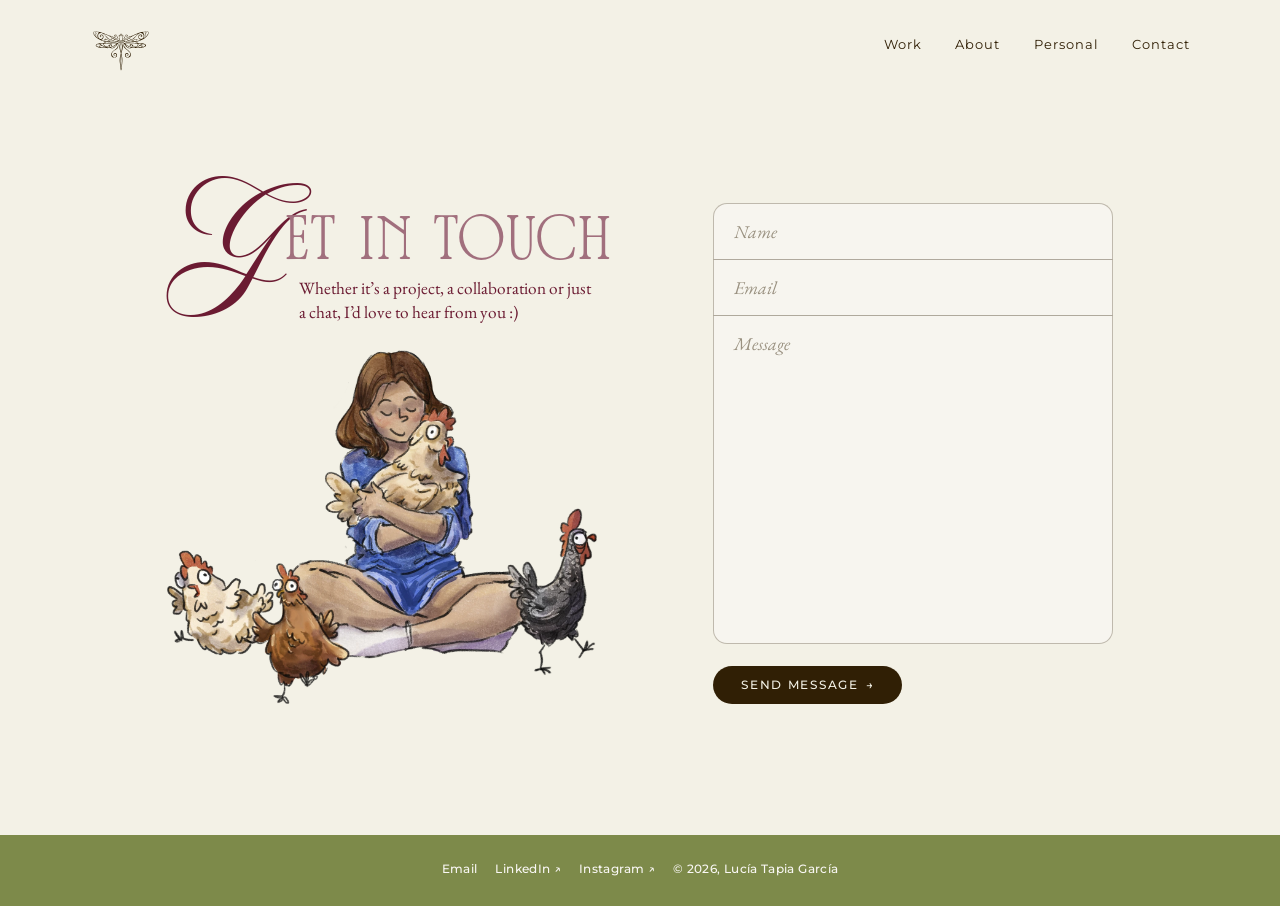
<file: contact.html>
<!doctype html>
<html lang="en">
<head>
  <meta charset="utf-8">
  <meta name="viewport" content="width=device-width, initial-scale=1">
  <link rel="icon" href="assets/img/favicon.svg" type="image/svg+xml">
  <link rel="icon" href="assets/img/favicon-32.png" type="image/png" sizes="32x32">
  <link rel="apple-touch-icon" href="assets/img/apple-touch-icon.png">
  <title>Contact — Lucía Tapia</title>
  <meta name="description" content="Get in touch with Lucía Tapia García, a creative based in Boston working across branding, advertising, illustration and art direction.">
  <link rel="preload" href="assets/fonts/zt-bros-oskon.woff2" as="font" type="font/woff2" crossorigin>
  <link rel="preload" href="assets/fonts/aston-script.woff2" as="font" type="font/woff2" crossorigin>
  <link rel="stylesheet" href="assets/css/style.css?v=11092000">
</head>
<body class="page-contact">

  <header class="nav" data-nav>
    <a class="nav__logo" href="index.html" aria-label="Lucía Tapia — home"><span class="logo-mark"></span></a>
    <nav class="nav__links" aria-label="Main">
      <a href="work.html" data-i18n="nav.work">Work</a>
      <a href="about.html" data-i18n="nav.about">About</a>
      <a href="archive.html" data-i18n="nav.archive">Personal</a>
      <a href="contact.html" data-i18n="nav.contact" aria-current="page">Contact</a>
    </nav>
  </header>

  <main class="contact wrap" id="top">
    <div class="contact__grid">
      <div class="contact__intro">
        <div class="contact__text">
          <h1 class="contact__title" data-i18n-html="contact.title"><span class="ln"><span class="cap">G</span>et in touch</span></h1>
          <p class="contact__lead" data-i18n="contact.lead">Whether it’s a project, a collaboration or just a&nbsp;chat, I’d love to hear from you&nbsp;:)</p>
        </div>
        <img class="contact__chickens" src="assets/img/chickens.webp" alt="Illustration of Lucía sitting cross-legged, hugging a chicken, with three more chickens around her" width="1400" height="1153" data-chickens>
      </div>

      <div class="contact__formwrap">
        <!-- To receive messages straight to your inbox, paste a form endpoint (e.g. Formspree) into data-endpoint.
             Until then, "Send" opens the visitor's email app with the message already written. -->
        <form class="contact__form" data-contact data-endpoint="" novalidate>
          <label class="field">
            <span class="sr-only" data-i18n="contact.name">Name</span>
            <input type="text" name="name" autocomplete="name" required placeholder="Name" data-i18n-ph="contact.name">
          </label>
          <label class="field">
            <span class="sr-only" data-i18n="contact.email">Email</span>
            <input type="email" name="email" autocomplete="email" required placeholder="Email" data-i18n-ph="contact.email">
          </label>
          <label class="field field--msg">
            <span class="sr-only" data-i18n="contact.message">Message</span>
            <textarea name="message" rows="5" required placeholder="Message" data-i18n-ph="contact.message"></textarea>
          </label>
          <input class="hp" type="text" name="_gotcha" tabindex="-1" autocomplete="off" aria-hidden="true">
          <div class="contact__actions">
            <button type="submit" class="btn contact__send"><span data-i18n="contact.send">Send message</span> <span aria-hidden="true">→</span></button>
            <p class="contact__note" data-contact-note role="status" aria-live="polite"></p>
          </div>
        </form>
        <div class="contact__thanks" data-contact-thanks hidden>
          <p class="contact__thanksTitle" data-i18n="contact.thanksTitle">Thank you!</p>
          <p data-i18n="contact.thanksLine">Your message is on its way. I’ll get back to you soon.</p>
          <button type="button" class="contact__again" data-contact-again data-i18n="contact.again">Send another</button>
        </div>
      </div>
    </div>

  </main>

  <footer class="footer wrap">
    <ul class="footer__links">
      <li><a href="mailto:luciatapiaag@gmail.com">Email</a></li>
      <li><a href="https://www.linkedin.com/in/luc%C3%ADa-tapia-garc%C3%ADa-0a97b5249/" target="_blank" rel="noopener">LinkedIn ↗</a></li>
      <li><a href="https://www.instagram.com/by.luciatapia/" target="_blank" rel="noopener">Instagram ↗</a></li>
      <li>© 2026, Lucía Tapia García</li>
    </ul>
    <button type="button" class="to-top" data-to-top aria-label="Back to top"><span aria-hidden="true">↑</span> <span data-i18n="footer.top">top</span></button>
  </footer>

  <script src="assets/js/main.js?v=11092000"></script>
</body>
</html>
</file>
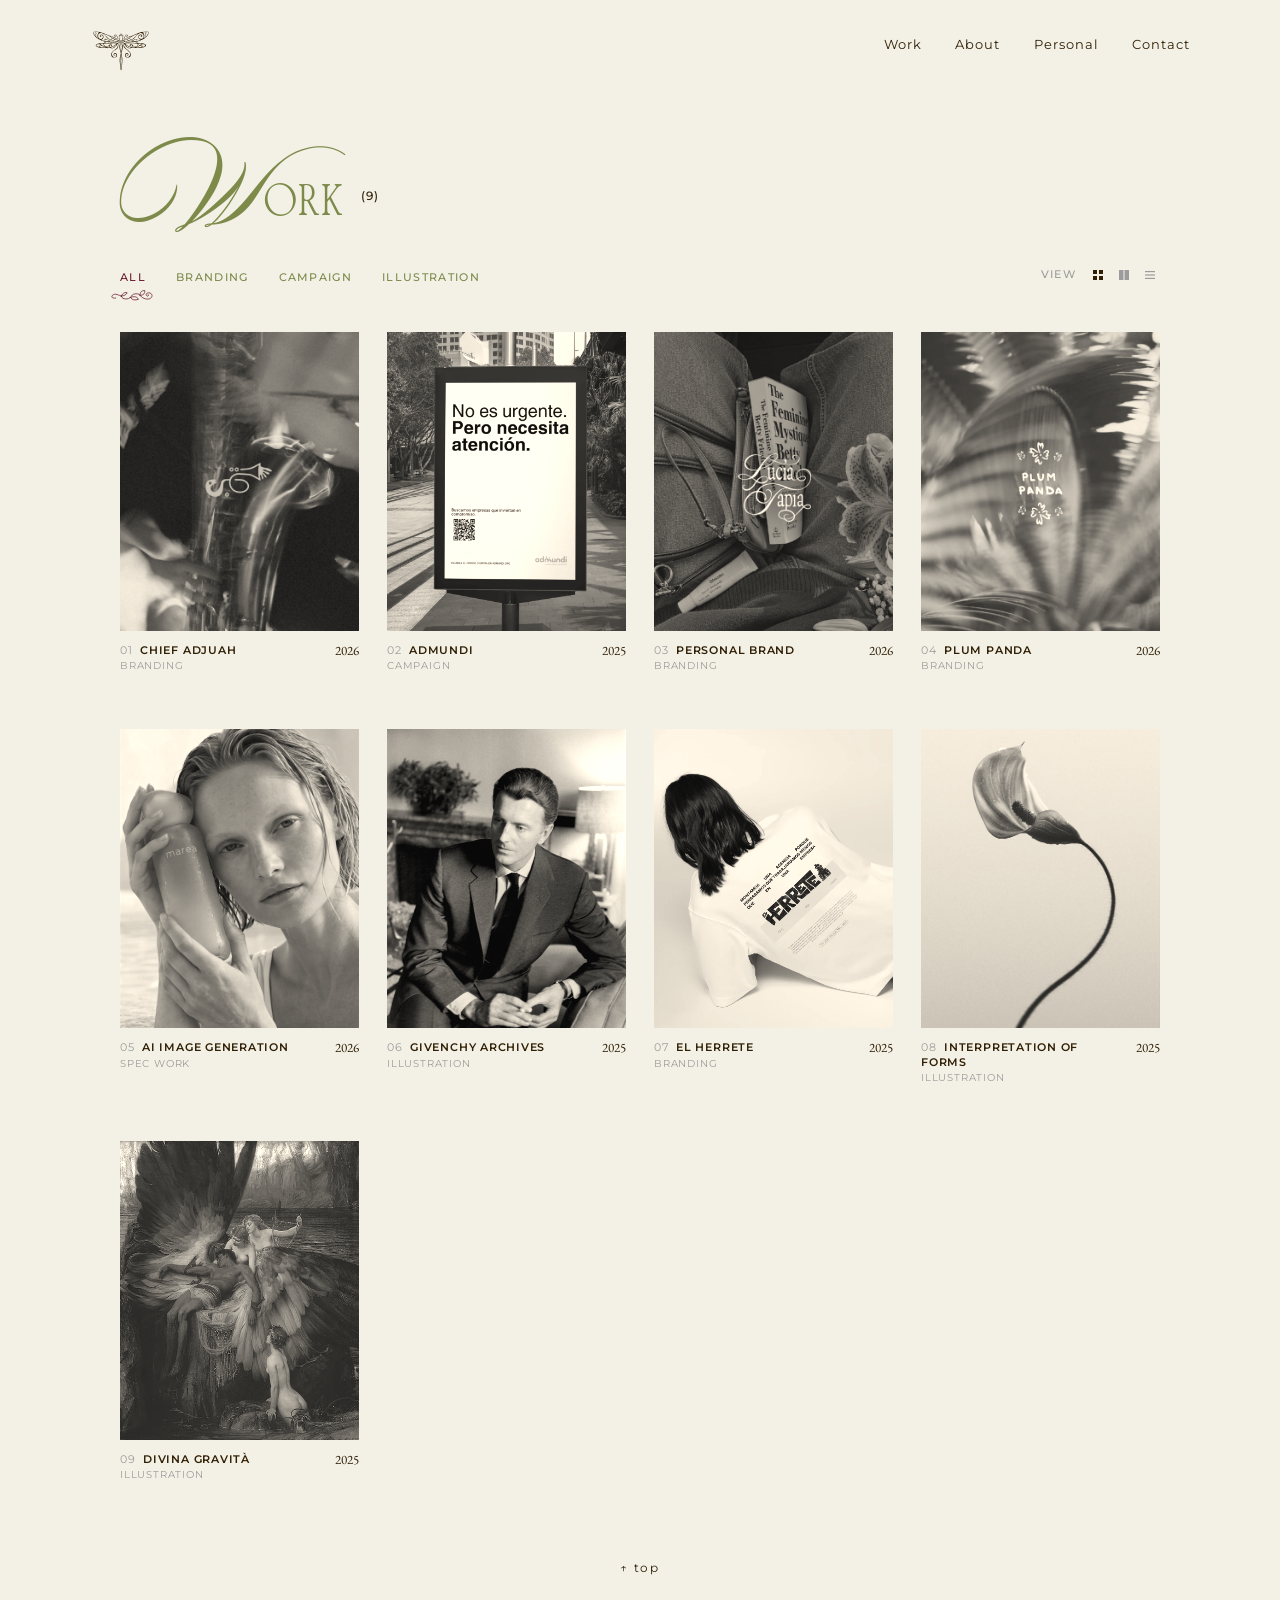
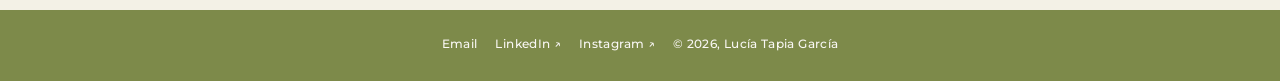
<file: work.html>
<!doctype html>
<html lang="en">
<head>
  <meta charset="utf-8">
  <meta name="viewport" content="width=device-width, initial-scale=1">
  <link rel="icon" href="assets/img/favicon.svg" type="image/svg+xml">
  <link rel="icon" href="assets/img/favicon-32.png" type="image/png" sizes="32x32">
  <link rel="apple-touch-icon" href="assets/img/apple-touch-icon.png">
  <title>Work — Lucía Tapia</title>
  <meta name="description" content="Portfolio of Lucía Tapia García, a creative based in Boston working across branding, advertising, illustration and editorial design.">
  <link rel="preload" href="assets/fonts/zt-bros-oskon.woff2" as="font" type="font/woff2" crossorigin>
  <link rel="preload" href="assets/fonts/aston-script.woff2" as="font" type="font/woff2" crossorigin>
  <link rel="stylesheet" href="assets/css/style.css?v=11092000">
</head>
<body class="page-work">

  <header class="nav" data-nav>
    <a class="nav__logo" href="index.html" aria-label="Lucía Tapia — home"><span class="logo-mark"></span></a>
    <nav class="nav__links" aria-label="Main">
      <a href="work.html" data-i18n="nav.work" aria-current="page">Work</a>
      <a href="about.html" data-i18n="nav.about">About</a>
      <a href="archive.html" data-i18n="nav.archive">Personal</a>
      <a href="contact.html" data-i18n="nav.contact">Contact</a>
    </nav>
  </header>

  <main class="work wrap" id="top">
    <header class="work__head">
      <h1 class="work__title"><span data-i18n-html="work.pageTitle"><span class="cap">W</span>ork</span> <span class="work__count">(9)</span></h1>
      <div class="work__bar">
        <div class="work__view" role="group" aria-label="View">
          <span class="work__label" data-i18n="work.viewLabel">View</span>
          <button type="button" class="view-btn" data-view="grid" aria-pressed="true" aria-label="Grid view">
            <svg viewBox="0 0 12 12" aria-hidden="true"><rect x="1" y="1" width="4" height="4"/><rect x="7" y="1" width="4" height="4"/><rect x="1" y="7" width="4" height="4"/><rect x="7" y="7" width="4" height="4"/></svg>
          </button>
          <button type="button" class="view-btn" data-view="large" aria-pressed="false" aria-label="Large view">
            <svg viewBox="0 0 12 12" aria-hidden="true"><rect x="1" y="1" width="4.5" height="10"/><rect x="6.5" y="1" width="4.5" height="10"/></svg>
          </button>
          <button type="button" class="view-btn" data-view="list" aria-pressed="false" aria-label="List view">
            <svg viewBox="0 0 12 12" aria-hidden="true"><rect x="1" y="2" width="10" height="1.2"/><rect x="1" y="5.4" width="10" height="1.2"/><rect x="1" y="8.8" width="10" height="1.2"/></svg>
          </button>
        </div>
        <ul class="work__filters" role="list">
          <li><button type="button" class="chip" data-filter="all" aria-pressed="true" data-i18n="filter.all">All</button></li>
          <li><button type="button" class="chip" data-filter="branding" aria-pressed="false" data-i18n="cat.branding">Branding</button></li>
          <li><button type="button" class="chip" data-filter="campaign" aria-pressed="false" data-i18n="cat.campaign">Campaign</button></li>
          <li><button type="button" class="chip" data-filter="illustration" aria-pressed="false" data-i18n="cat.illustration">Illustration</button></li>
        </ul>
      </div>
    </header>

    <ul class="work__list" data-work data-view="grid" role="list">
        <li class="card" data-cat="branding">
          <a class="card__link" href="work/adjuah.html">
            <figure class="card__media"><img src="assets/img/work/adjuah.webp?v=1104" alt="Chief Adjuah" width="1120" height="1400" loading="lazy"></figure>
            <div class="card__cap">
              <p class="card__title"><span class="card__num">01</span> Chief Adjuah</p>
              <p class="card__year">2026</p>
              <p class="card__cat" data-i18n="cat.branding">Branding</p>
              <p class="card__desc" data-i18n="desc.adjuah">Identity concept, Spec work</p>
              <span class="card__view" aria-hidden="true">→ <span data-i18n="work.view">View</span></span>
            </div>
          </a>
        </li>
        <li class="card" data-cat="campaign">
          <a class="card__link" href="work/admundi.html">
            <figure class="card__media"><img src="assets/img/work/admundi.webp" alt="Admundi" width="1400" height="984" loading="lazy"></figure>
            <div class="card__cap">
              <p class="card__title"><span class="card__num">02</span> Admundi</p>
              <p class="card__year">2025</p>
              <p class="card__cat" data-i18n="cat.campaign">Campaign</p>
              <p class="card__desc" data-i18n="desc.admundi">Campaign ideation, Strategy, Design</p>
              <span class="card__view" aria-hidden="true">→ <span data-i18n="work.view">View</span></span>
            </div>
          </a>
        </li>
        <li class="card" data-cat="branding">
          <a class="card__link" href="work/personal-brand.html">
            <figure class="card__media"><img src="assets/img/work/personal-brand.webp" alt="Personal Brand" width="1120" height="1400" loading="lazy"></figure>
            <div class="card__cap">
              <p class="card__title"><span class="card__num">03</span> Personal Brand</p>
              <p class="card__year">2026</p>
              <p class="card__cat" data-i18n="cat.branding">Branding</p>
              <p class="card__desc" data-i18n="desc.personal-brand">Visual identity, Brand &amp; Content strategy</p>
              <span class="card__view" aria-hidden="true">→ <span data-i18n="work.view">View</span></span>
            </div>
          </a>
        </li>
        <li class="card" data-cat="branding">
          <a class="card__link" href="work/plum-panda.html">
            <figure class="card__media"><img src="assets/img/work/plum-panda.webp" alt="Plum Panda" width="1120" height="1400" loading="lazy"></figure>
            <div class="card__cap">
              <p class="card__title"><span class="card__num">04</span> Plum Panda</p>
              <p class="card__year">2026</p>
              <p class="card__cat" data-i18n="cat.branding">Branding</p>
              <p class="card__desc" data-i18n="desc.plum-panda">Visual identity</p>
              <span class="card__view" aria-hidden="true">→ <span data-i18n="work.view">View</span></span>
            </div>
          </a>
        </li>
        <li class="card" data-cat="campaign">
          <a class="card__link" href="work/ai-image-generation.html">
            <figure class="card__media"><img src="assets/img/work/ai-image-generation.webp" alt="AI Image Generation" width="1120" height="1400" loading="lazy"></figure>
            <div class="card__cap">
              <p class="card__title"><span class="card__num">05</span> AI Image Generation</p>
              <p class="card__year">2026</p>
              <p class="card__cat">Spec work</p>
              <p class="card__desc">AI image generation, Art direction</p>
              <span class="card__view" aria-hidden="true">→ <span data-i18n="work.view">View</span></span>
            </div>
          </a>
        </li>
        <li class="card" data-cat="illustration">
          <a class="card__link" href="work/givenchy.html">
            <figure class="card__media"><img src="assets/img/work/givenchy.webp" alt="Givenchy Archives" width="926" height="1400" loading="eager"></figure>
            <div class="card__cap">
              <p class="card__title"><span class="card__num">06</span> Givenchy Archives</p>
              <p class="card__year">2025</p>
              <p class="card__cat" data-i18n="cat.illustration">Illustration</p>
              <p class="card__desc" data-i18n="desc.givenchy">Fashion illustration study</p>
              <span class="card__view" aria-hidden="true">→ <span data-i18n="work.view">View</span></span>
            </div>
          </a>
        </li>
        <li class="card" data-cat="branding">
          <a class="card__link" href="work/el-herrete.html">
            <figure class="card__media"><img src="assets/img/work/el-herrete.webp?v=1001" alt="El Herrete" width="933" height="1400" loading="eager"></figure>
            <div class="card__cap">
              <p class="card__title"><span class="card__num">07</span> El Herrete</p>
              <p class="card__year">2025</p>
              <p class="card__cat" data-i18n="cat.branding">Branding</p>
              <p class="card__desc" data-i18n="desc.el-herrete">Visual identity, Illustration & Motion graphics</p>
              <span class="card__view" aria-hidden="true">→ <span data-i18n="work.view">View</span></span>
            </div>
          </a>
        </li>
        <li class="card" data-cat="illustration">
          <a class="card__link" href="work/eight-movements.html">
            <figure class="card__media"><img src="assets/img/work/eight-movements.webp" alt="Interpretation of Forms" width="1080" height="1350" loading="lazy"></figure>
            <div class="card__cap">
              <p class="card__title"><span class="card__num">08</span> Interpretation of Forms</p>
              <p class="card__year">2025</p>
              <p class="card__cat" data-i18n="cat.illustration">Illustration</p>
              <p class="card__desc" data-i18n="desc.eight-movements">Fashion design &amp; illustration</p>
              <span class="card__view" aria-hidden="true">→ <span data-i18n="work.view">View</span></span>
            </div>
          </a>
        </li>
        <li class="card" data-cat="illustration">
          <a class="card__link" href="work/draper.html">
            <figure class="card__media"><img src="assets/img/work/draper.webp" alt="Divina Gravità" width="500" height="591" loading="eager"></figure>
            <div class="card__cap">
              <p class="card__title"><span class="card__num">09</span> Divina Gravità</p>
              <p class="card__year">2025</p>
              <p class="card__cat" data-i18n="cat.illustration">Illustration</p>
              <p class="card__desc" data-i18n="desc.draper">Fashion capsule & illustration</p>
              <span class="card__view" aria-hidden="true">→ <span data-i18n="work.view">View</span></span>
            </div>
          </a>
        </li>
    </ul>
  </main>

  <footer class="footer wrap">
    <ul class="footer__links">
      <li><a href="mailto:luciatapiaag@gmail.com">Email</a></li>
      <li><a href="https://www.linkedin.com/in/luc%C3%ADa-tapia-garc%C3%ADa-0a97b5249/" target="_blank" rel="noopener">LinkedIn ↗</a></li>
      <li><a href="https://www.instagram.com/by.luciatapia/" target="_blank" rel="noopener">Instagram ↗</a></li>
      <li>© 2026, Lucía Tapia García</li>
    </ul>
    <button type="button" class="to-top" data-to-top aria-label="Back to top"><span aria-hidden="true">↑</span> <span data-i18n="footer.top">top</span></button>
  </footer>

  <script src="assets/js/main.js?v=11092000"></script>
</body>
</html>
</file>
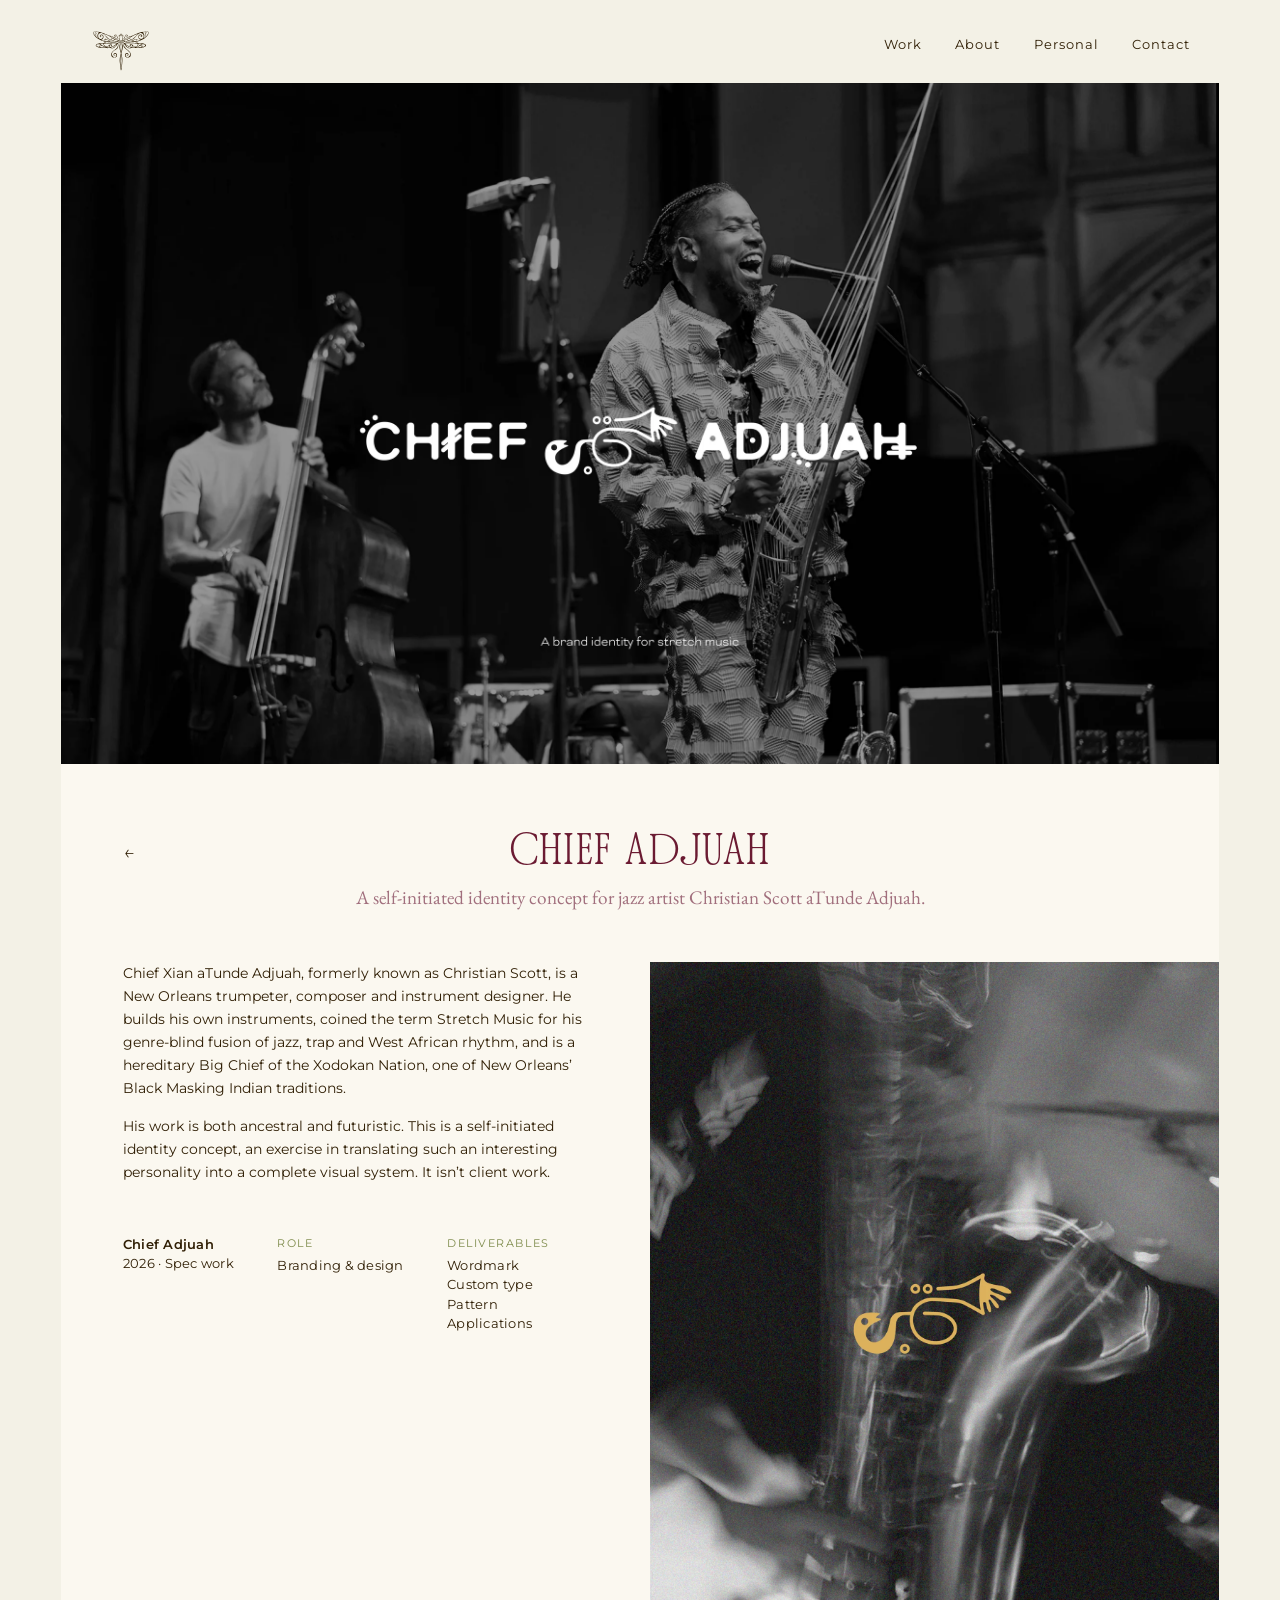
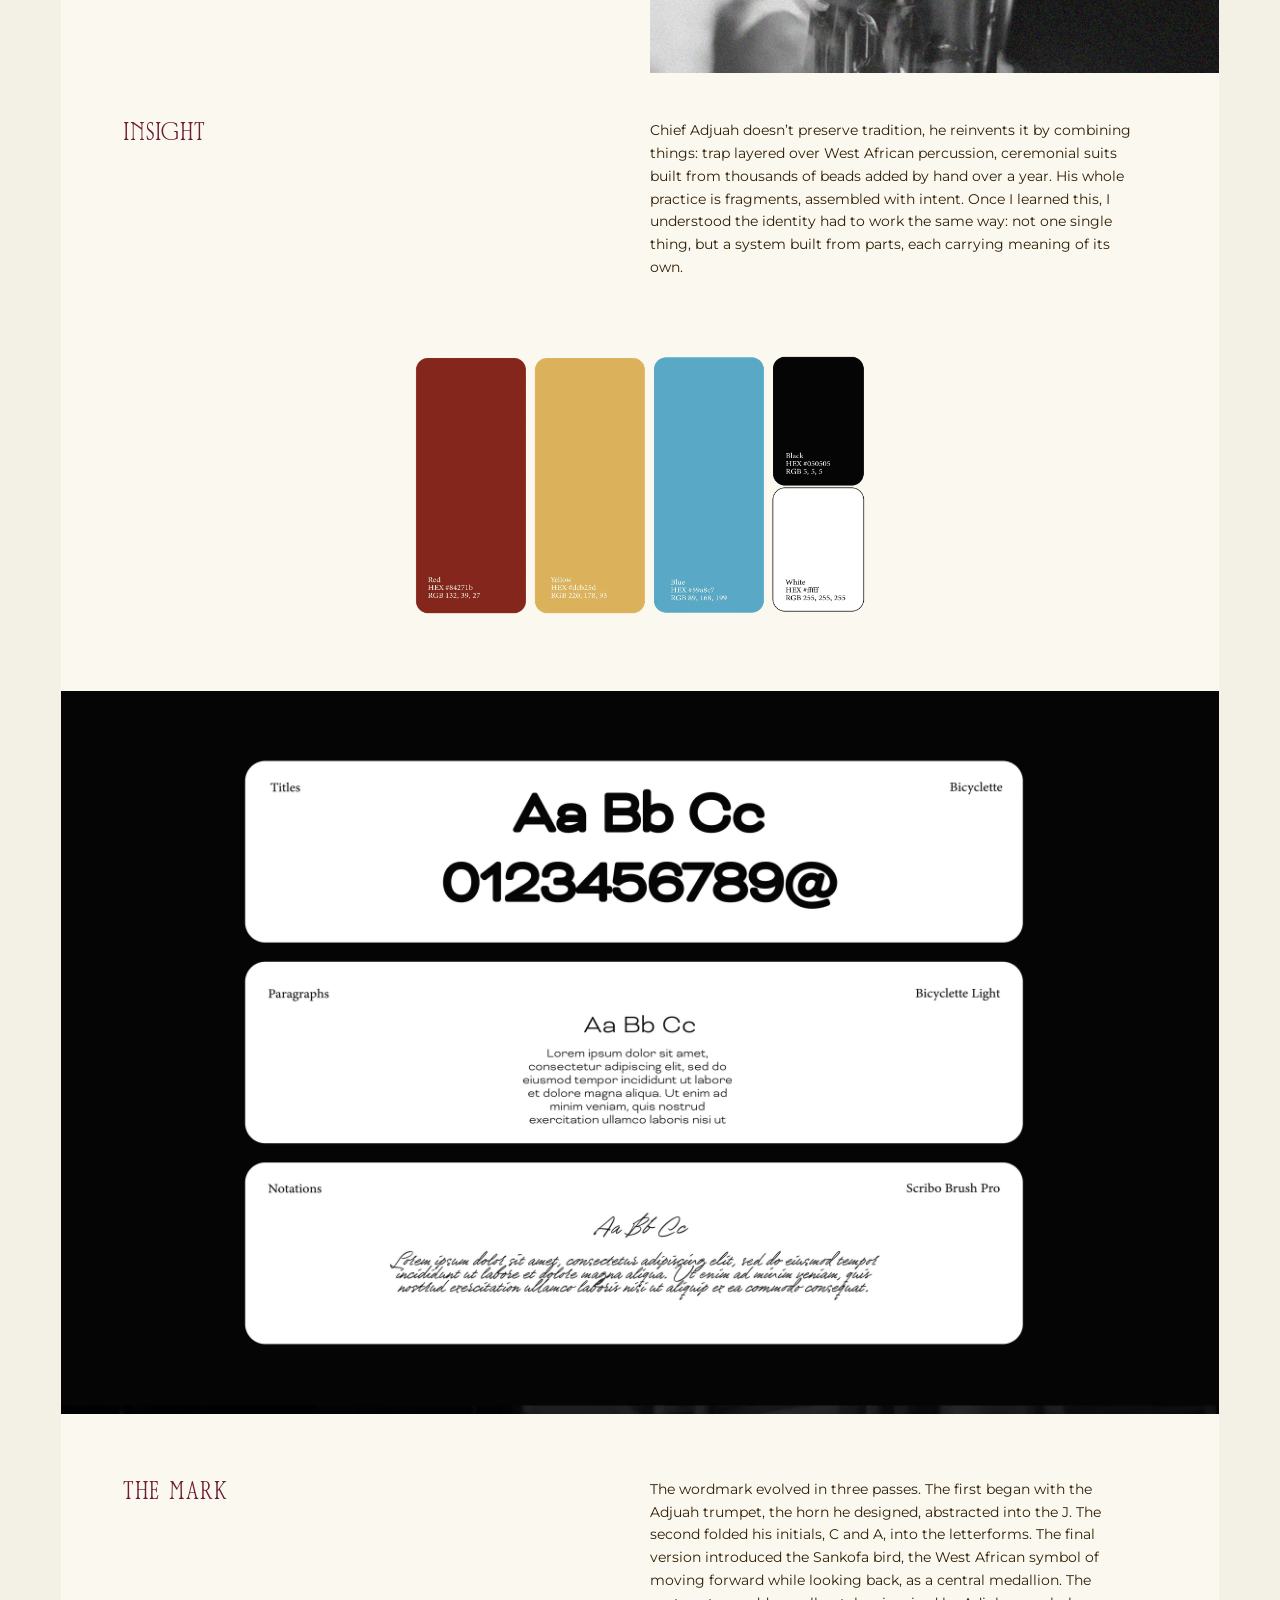
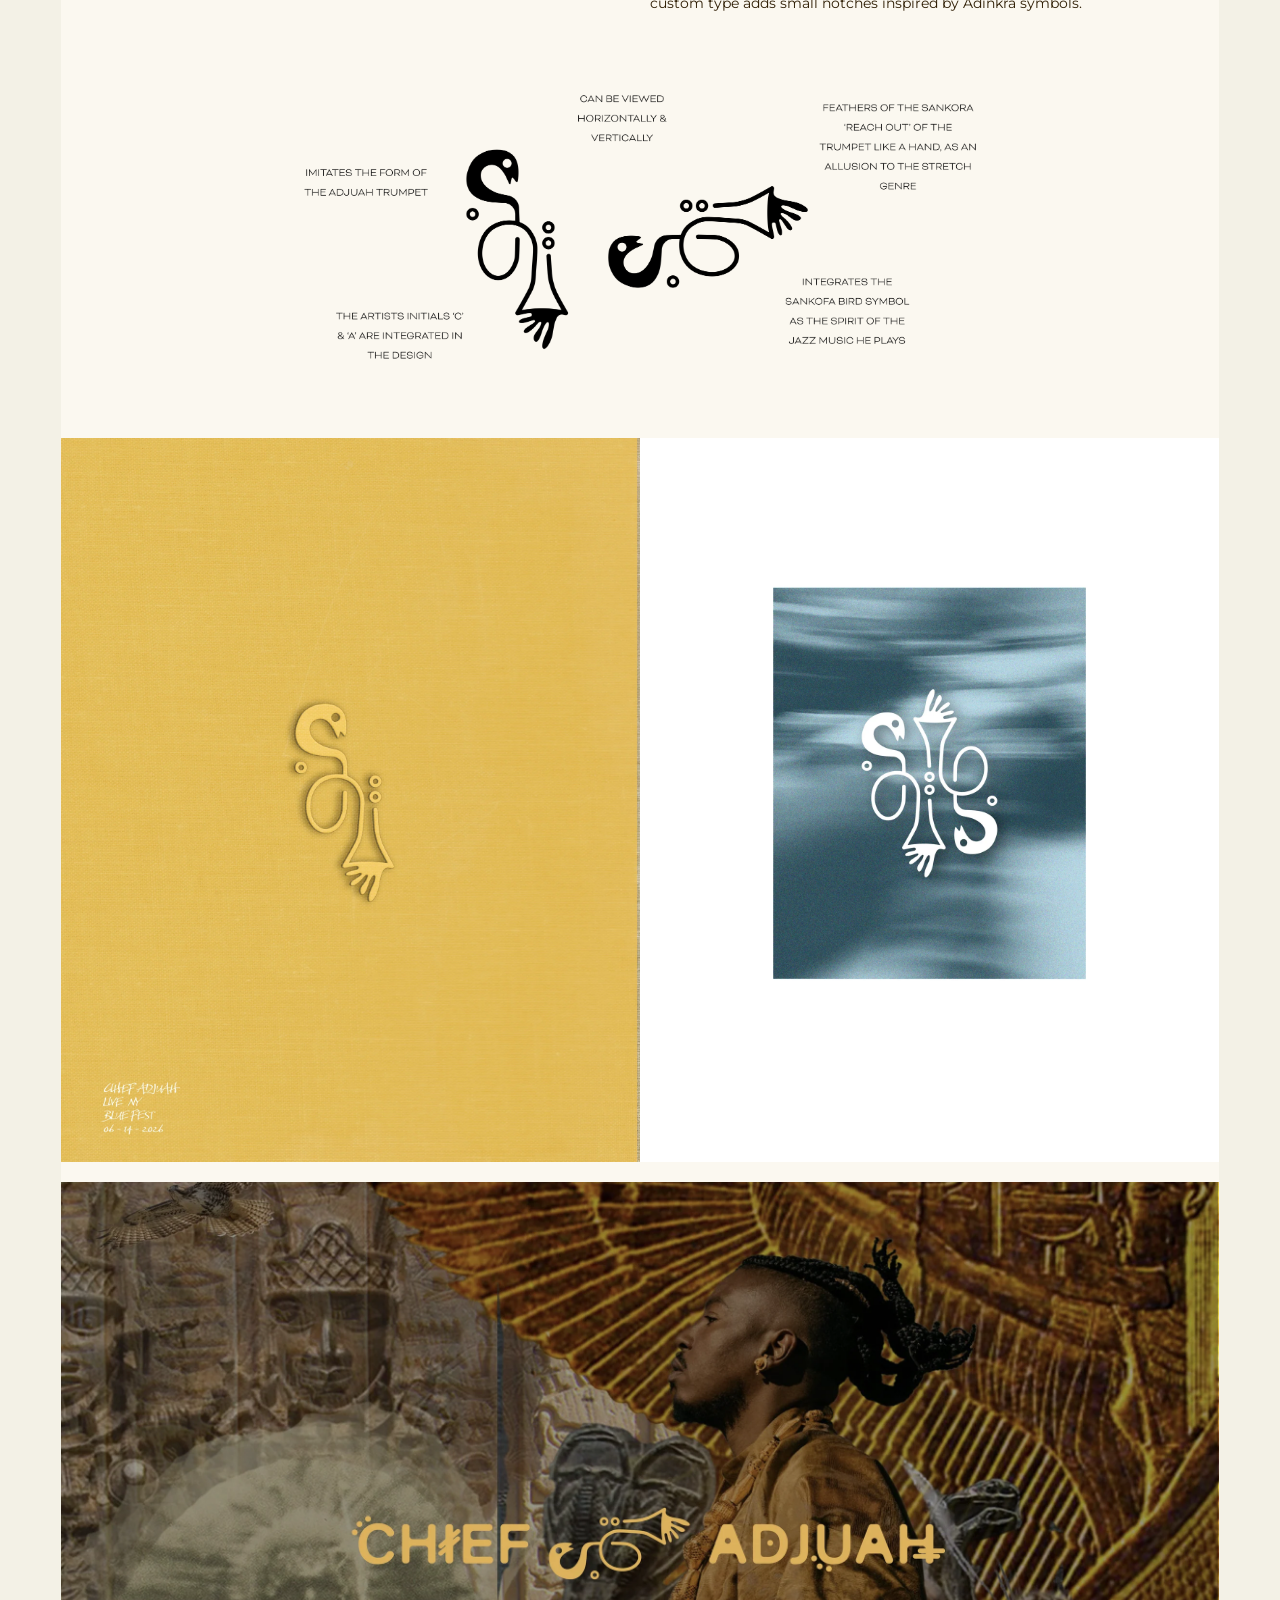
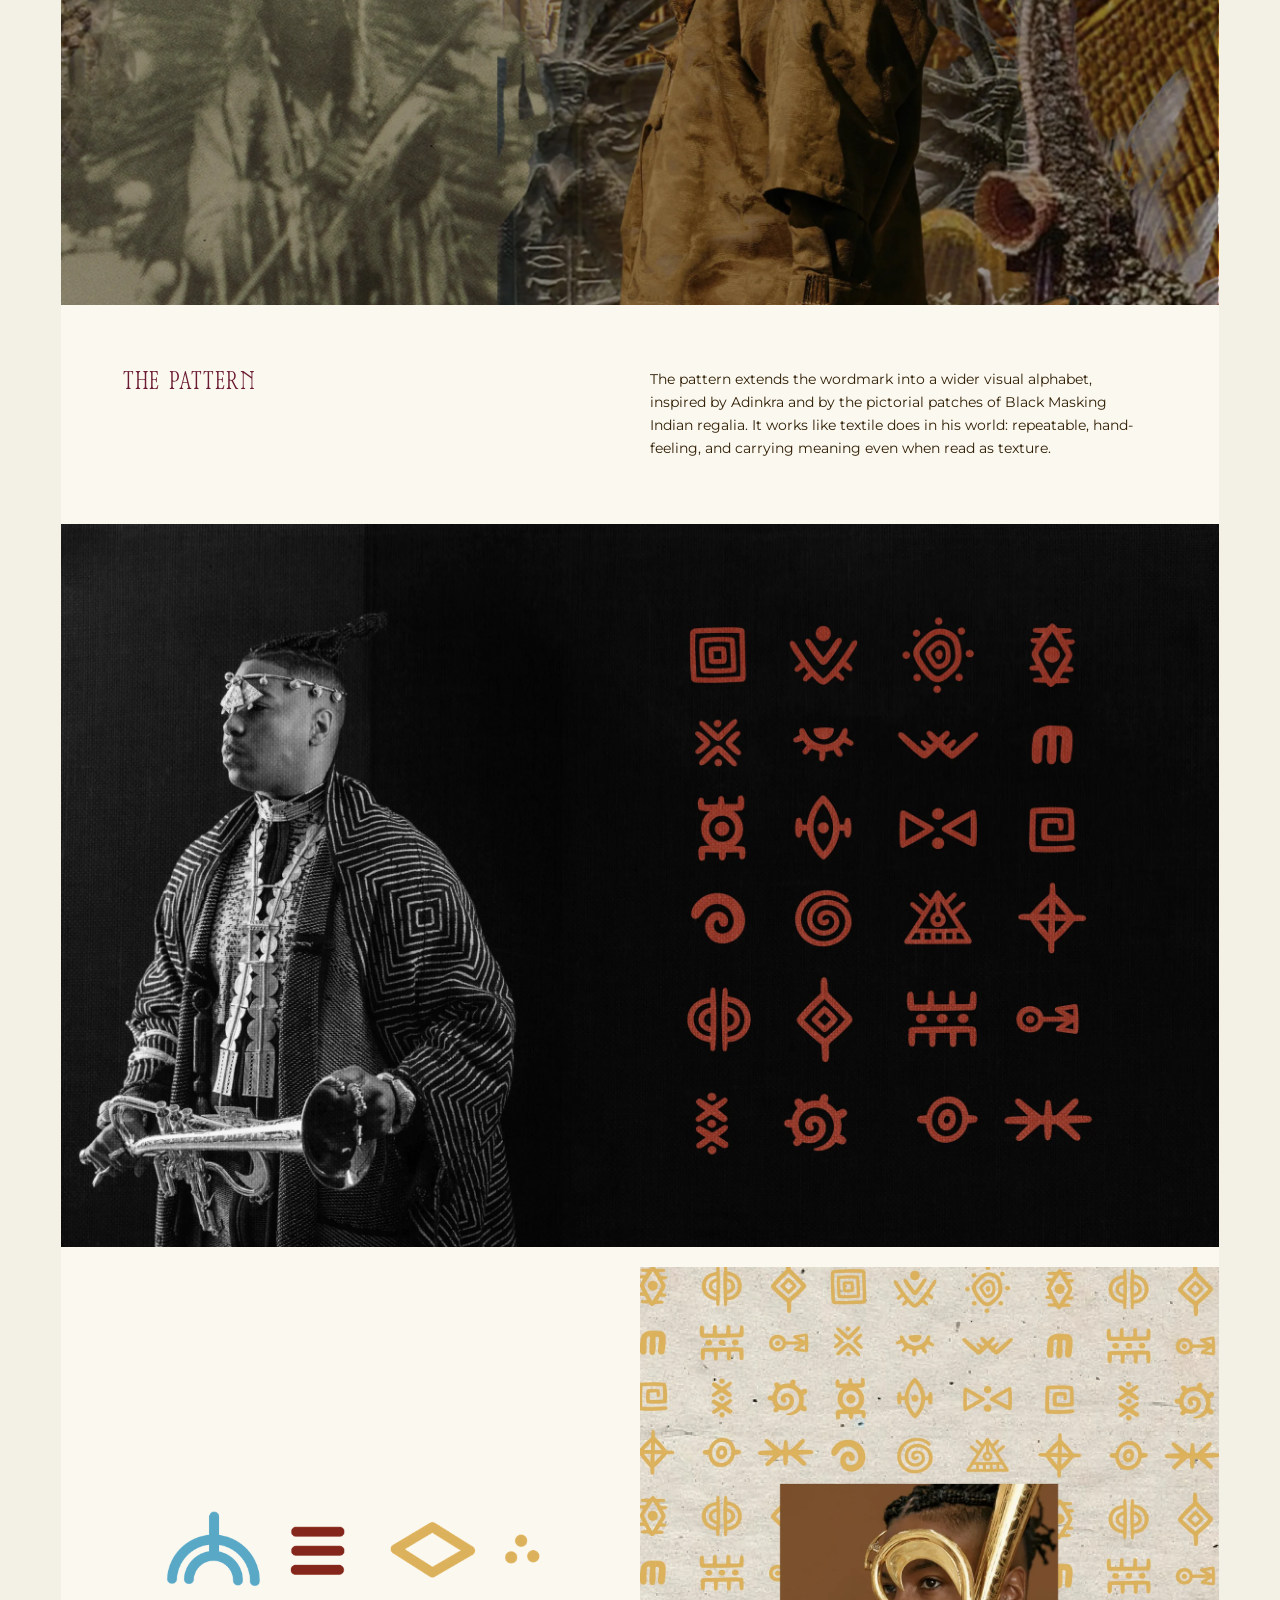
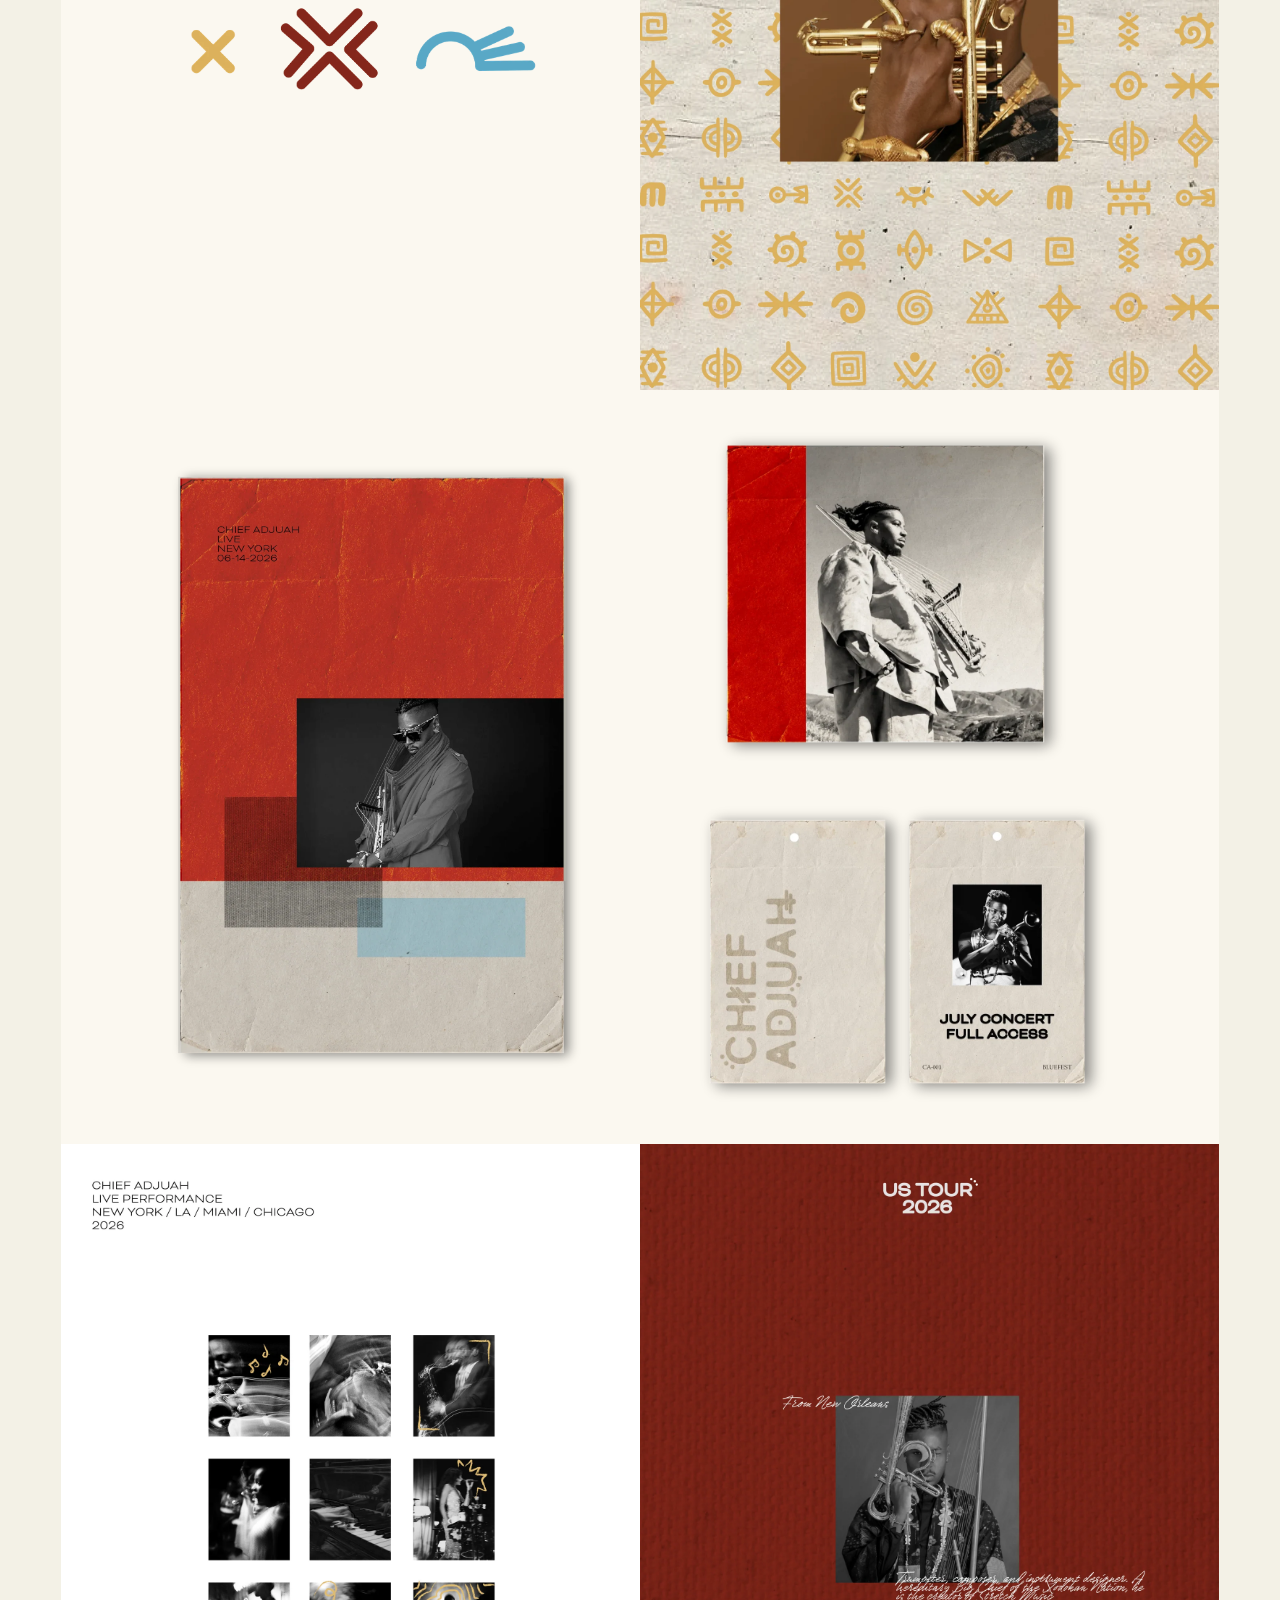
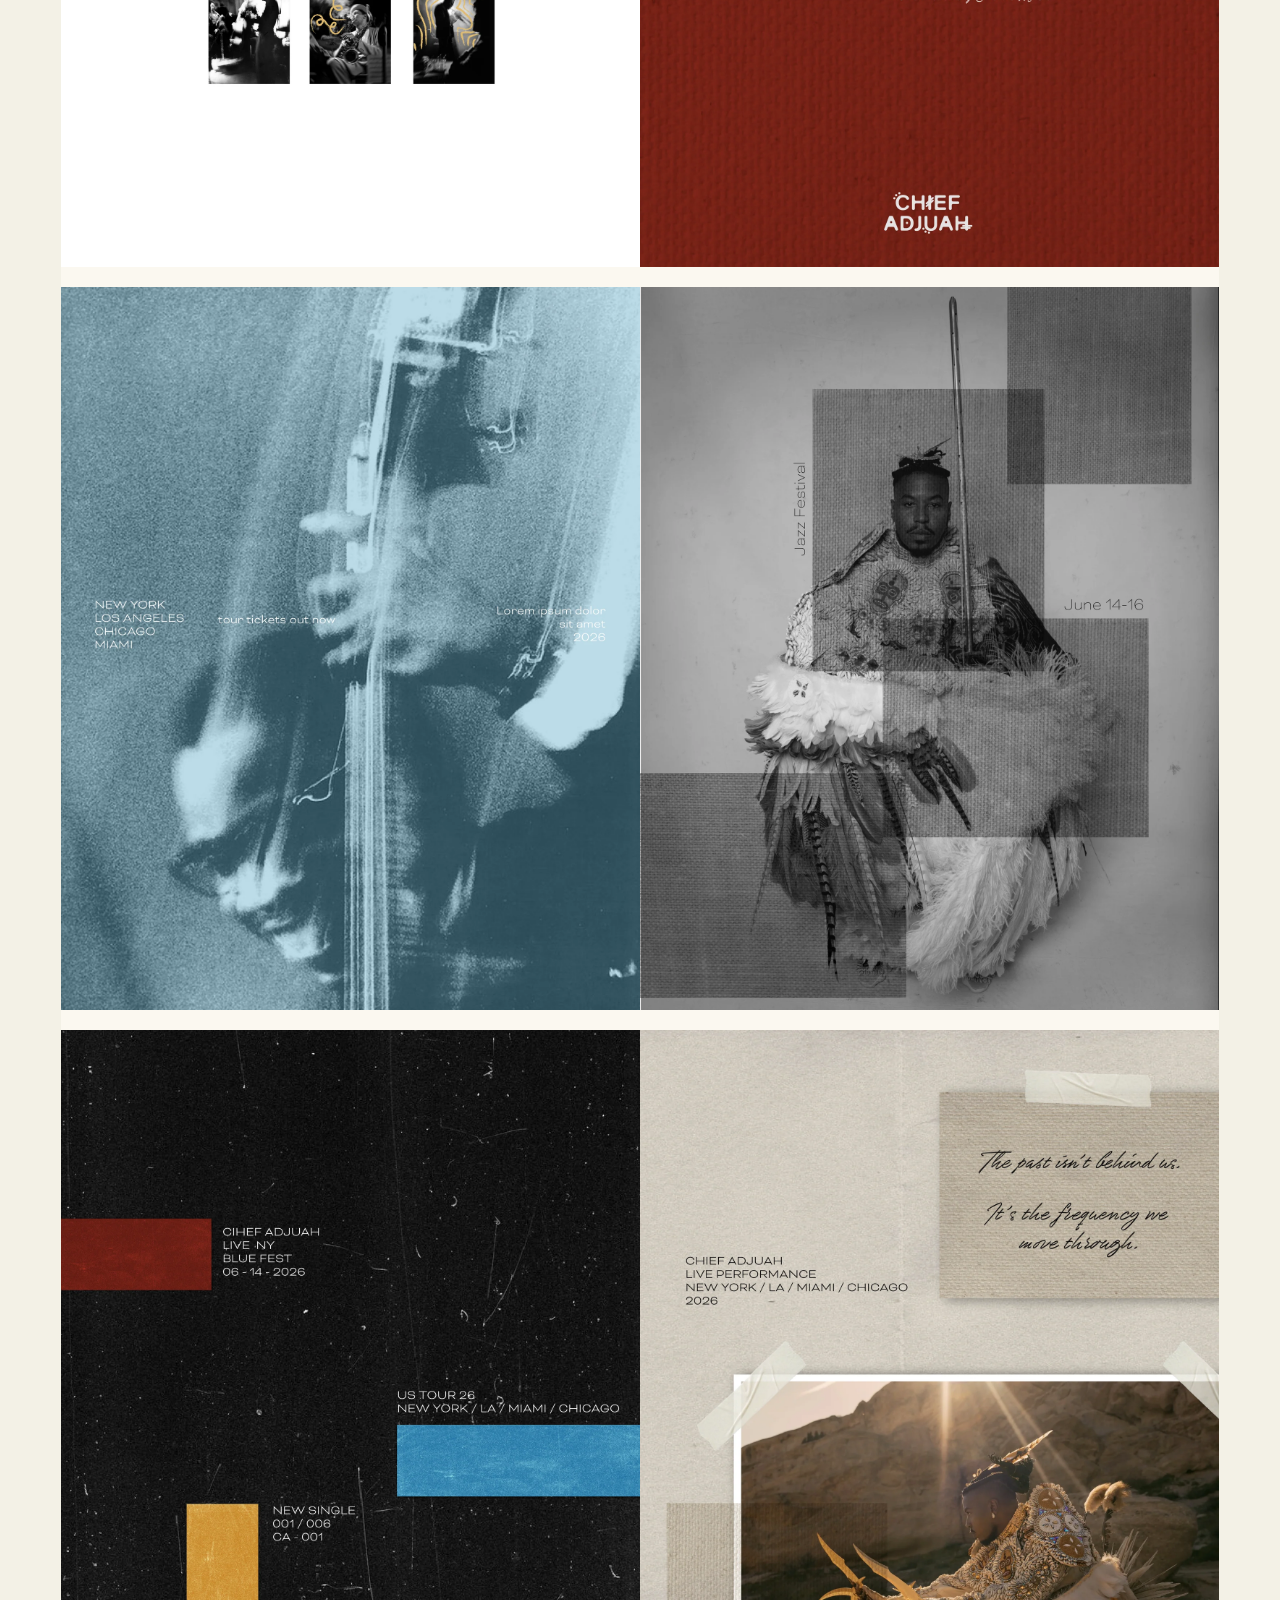
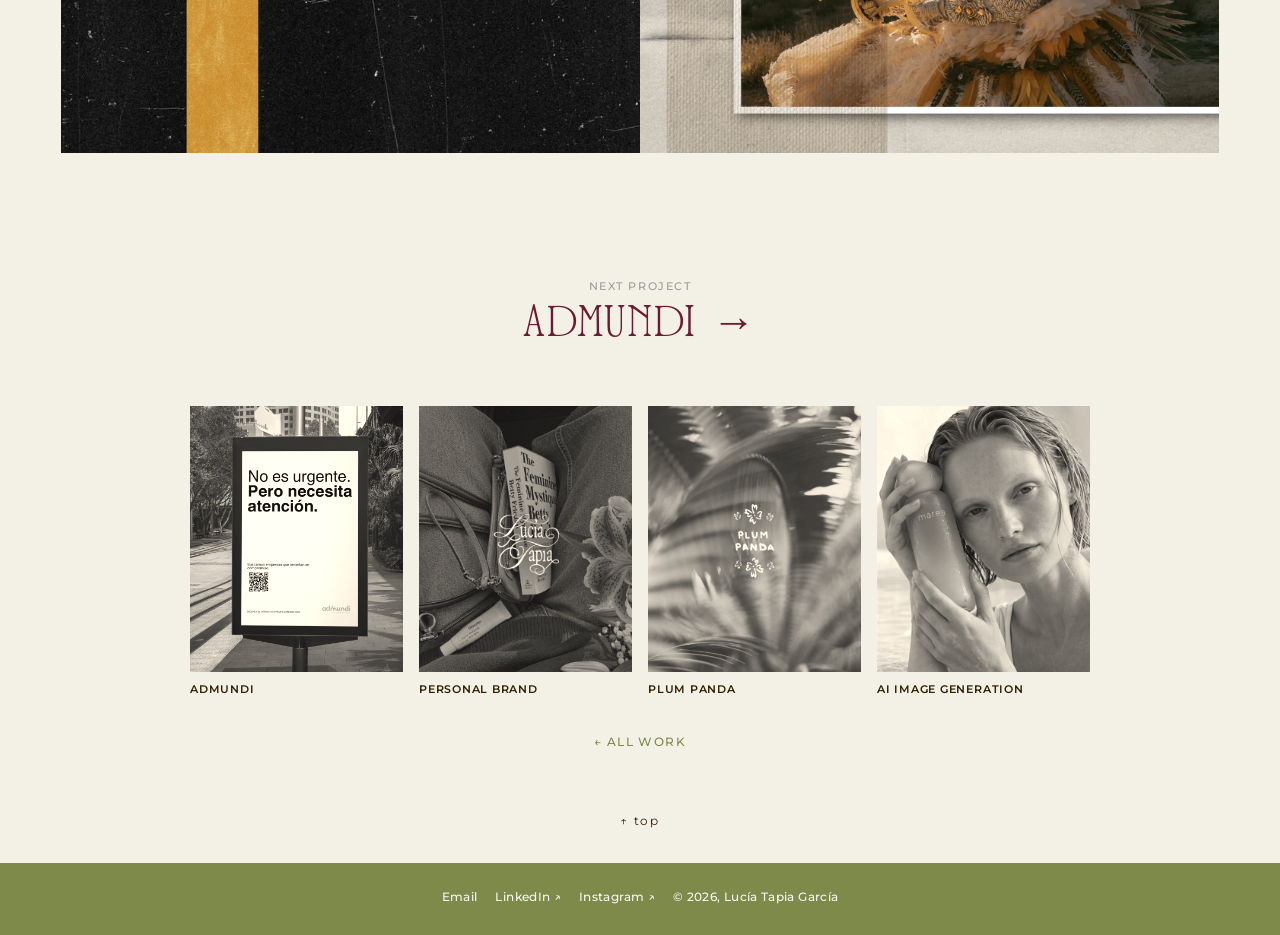
<file: work/adjuah.html>
<!doctype html>
<html lang="en">
<head>
  <meta charset="utf-8">
  <meta name="viewport" content="width=device-width, initial-scale=1">
  <link rel="icon" href="../assets/img/favicon.svg" type="image/svg+xml">
  <link rel="icon" href="../assets/img/favicon-32.png" type="image/png" sizes="32x32">
  <link rel="apple-touch-icon" href="../assets/img/apple-touch-icon.png">
  <title>Chief Adjuah — Lucía Tapia</title>
  <meta name="description" content="Chief Xian aTunde Adjuah, formerly known as Christian Scott, is a New Orleans trumpeter, composer and instrument designer. He builds his own instrumen">
  <link rel="stylesheet" href="../assets/css/style.css?v=11092000">
</head>
<body class="page-project">

  <header class="nav" data-nav>
    <a class="nav__logo" href="../index.html" aria-label="Lucía Tapia — home"><span class="logo-mark"></span></a>
    <nav class="nav__links" aria-label="Main">
      <a href="../work.html" data-i18n="nav.work" aria-current="page">Work</a>
      <a href="../about.html" data-i18n="nav.about">About</a>
      <a href="../archive.html" data-i18n="nav.archive">Personal</a>
      <a href="../contact.html" data-i18n="nav.contact">Contact</a>
    </nav>
  </header>

  <main class="pj pj--tight" id="top">
    <div class="pj__sheet">
    <section class="pj__cover"><figure class="pj__frame pj__frame--cover "><img src="../assets/img/work/adjuah/hero-image.webp?v=11041200" alt="" width="2400" height="1500" loading="lazy"></figure></section>
    <header class="pj__head"><a class="pj__arrow" href="../work.html" aria-label="Back to all work">←</a><div><h1 class="pj__title">Chief Adjuah</h1><p class="pj__one">A self-initiated identity concept for jazz artist Christian Scott aTunde Adjuah.</p></div></header>
    <section class="pj__row pj__row--pair pj__row--text"><div class="pj__intro"><div class="pj__lead"><p>Chief Xian aTunde Adjuah, formerly known as Christian Scott, is a New Orleans trumpeter, composer and instrument designer. He builds his own instruments, coined the term Stretch Music for his genre-blind fusion of jazz, trap and West African rhythm, and is a hereditary Big Chief of the Xodokan Nation, one of New Orleans’ Black Masking Indian traditions.</p><p>His work is both ancestral and futuristic. This is a self-initiated identity concept, an exercise in translating such an interesting personality into a complete visual system. It isn’t client work.</p></div><div class="pj__meta"><div class="pj__meta-col pj__meta-col--name"><p>Chief Adjuah</p><p>2026 · Spec work</p></div><div class="pj__meta-col"><p class="pj__meta-k">Role</p><p class="pj__meta-v">Branding &amp; design</p></div><div class="pj__meta-col"><p class="pj__meta-k">Deliverables</p><p class="pj__meta-v">Wordmark<br>Custom type<br>Pattern<br>Applications</p></div></div></div><figure class="pj__frame pj__frame--cover cut " data-cut data-interval="1600" style="aspect-ratio:4/5"><img class="cut__slide is-on" src="../assets/img/work/adjuah/carrousel-1.webp?v=11041200" alt="" width="1600" height="2000" loading="lazy"><img class="cut__slide" src="../assets/img/work/adjuah/carrousel-2.webp?v=11041200" alt="" width="1600" height="2000" loading="lazy"><img class="cut__slide" src="../assets/img/work/adjuah/carrousel-3.webp?v=11041200" alt="" width="1600" height="2000" loading="lazy"></figure></section>
    <section class="pj__row pj__txt"><h2 class="pj__label">Insight</h2><div class="pj__body"><p>Chief Adjuah doesn’t preserve tradition, he reinvents it by combining things: trap layered over West African percussion, ceremonial suits built from thousands of beads added by hand over a year. His whole practice is fragments, assembled with intent. Once I learned this, I understood the identity had to work the same way: not one single thing, but a system built from parts, each carrying meaning of its own.</p></div></section>
    <section class="pj__row adj__fig adj__fig--small"><img src="../assets/img/work/adjuah/color-palette.webp?v=11041700" alt="" width="1665" height="996" loading="lazy"></section>
    <section class="pj__row pj__row--full"><figure class="pj__frame pj__frame--cover " style="aspect-ratio:2400/1500"><img src="../assets/img/work/adjuah/type.webp?v=11041200" alt="" width="2400" height="1500" loading="lazy"></figure></section>
    <section class="pj__row pj__txt"><h2 class="pj__label">The mark</h2><div class="pj__body"><p>The wordmark evolved in three passes. The first began with the Adjuah trumpet, the horn he designed, abstracted into the J. The second folded his initials, C and A, into the letterforms. The final version introduced the Sankofa bird, the West African symbol of moving forward while looking back, as a central medallion. The custom type adds small notches inspired by Adinkra symbols.</p></div></section>
    <section class="pj__row adj__fig adj__fig--mid"><img src="../assets/img/work/adjuah/logo-description.webp?v=11041700" alt="" width="2082" height="877" loading="lazy"></section>
    <section class="pj__row pj__row--pair"><figure class="pj__frame pj__frame--cover " style="aspect-ratio:4/5"><img src="../assets/img/work/adjuah/logo-design-1.webp?v=11041200" alt="" width="1600" height="2000" loading="lazy"></figure><figure class="pj__frame pj__frame--cover " style="aspect-ratio:4/5"><img src="../assets/img/work/adjuah/logo-design-2.webp?v=11041200" alt="" width="1600" height="2000" loading="lazy"></figure></section>
    <section class="pj__row pj__row--full"><figure class="pj__frame pj__frame--cover " style="aspect-ratio:2400/1500"><img src="../assets/img/work/adjuah/logo-design-4.webp?v=11041200" alt="" width="2400" height="1500" loading="lazy"></figure></section>
    <section class="pj__row pj__txt"><h2 class="pj__label">The pattern</h2><div class="pj__body"><p>The pattern extends the wordmark into a wider visual alphabet, inspired by Adinkra and by the pictorial patches of Black Masking Indian regalia. It works like textile does in his world: repeatable, hand-feeling, and carrying meaning even when read as texture.</p></div></section>
    <section class="pj__row pj__row--full"><figure class="pj__frame pj__frame--cover " style="aspect-ratio:2400/1500"><img src="../assets/img/work/adjuah/pattern-2.webp?v=11041200" alt="" width="2400" height="1500" loading="lazy"></figure></section>
    <section class="pj__row pj__row--pair"><figure class="pj__frame pj__frame--contain " style="--bg:transparent;--pad:6%;aspect-ratio:4/5"><img src="../assets/img/work/adjuah/pattern.webp?v=11041200" alt="" width="1473" height="2000" loading="lazy"></figure><figure class="pj__frame pj__frame--cover " style="aspect-ratio:4/5"><img src="../assets/img/work/adjuah/poster-5.webp?v=11041200" alt="" width="1600" height="2000" loading="lazy"></figure></section>
    <section class="pj__row adj__duo"><img src="../assets/img/work/adjuah/cover-art.webp?v=11041700" alt="" width="1332" height="1947" loading="lazy"><img src="../assets/img/work/adjuah/ticket-design.webp?v=11041700" alt="" width="1048" height="1708" loading="lazy"></section>
    <section class="pj__row pj__row--pair"><figure class="pj__frame pj__frame--cover " style="aspect-ratio:4/5"><img src="../assets/img/work/adjuah/poster-2.webp?v=11041200" alt="" width="1600" height="2000" loading="lazy"></figure><figure class="pj__frame pj__frame--cover " style="aspect-ratio:4/5"><img src="../assets/img/work/adjuah/poster-1.webp?v=11041200" alt="" width="1600" height="2000" loading="lazy"></figure></section>
    <section class="pj__row pj__row--pair"><figure class="pj__frame pj__frame--cover " style="aspect-ratio:4/5"><img src="../assets/img/work/adjuah/poster-3.webp?v=11041200" alt="" width="1600" height="2000" loading="lazy"></figure><figure class="pj__frame pj__frame--cover " style="aspect-ratio:4/5"><img src="../assets/img/work/adjuah/poster-4.webp?v=11041200" alt="" width="1600" height="2000" loading="lazy"></figure></section>
    <section class="pj__row pj__row--pair"><figure class="pj__frame pj__frame--cover " style="aspect-ratio:4/5"><img src="../assets/img/work/adjuah/poster-7.webp?v=11041200" alt="" width="1600" height="2000" loading="lazy"></figure><figure class="pj__frame pj__frame--cover " style="aspect-ratio:4/5"><img src="../assets/img/work/adjuah/poster-6.webp?v=11041200" alt="" width="1600" height="2000" loading="lazy"></figure></section>
    </div>
    <section class="pj__end"><a class="pj__next" href="admundi.html"><span class="pj__next-k">Next project</span><span class="pj__next-v">Admundi →</span></a><div class="pj__more"><a class="pj__more-card" href="admundi.html"><figure><img src="../assets/img/work/admundi.webp" alt="" loading="lazy"></figure><p>Admundi</p></a><a class="pj__more-card" href="personal-brand.html"><figure><img src="../assets/img/work/personal-brand.webp" alt="" loading="lazy"></figure><p>Personal Brand</p></a><a class="pj__more-card" href="plum-panda.html"><figure><img src="../assets/img/work/plum-panda.webp" alt="" loading="lazy"></figure><p>Plum Panda</p></a><a class="pj__more-card" href="ai-image-generation.html"><figure><img src="../assets/img/work/ai-image-generation.webp" alt="" loading="lazy"></figure><p>AI Image Generation</p></a></div><a class="pj__back" href="../work.html">← All work</a></section>
  </main>


  <footer class="footer wrap">
    <ul class="footer__links">
      <li><a href="mailto:luciatapiaag@gmail.com">Email</a></li>
      <li><a href="https://www.linkedin.com/in/luc%C3%ADa-tapia-garc%C3%ADa-0a97b5249/" target="_blank" rel="noopener">LinkedIn ↗</a></li>
      <li><a href="https://www.instagram.com/by.luciatapia/" target="_blank" rel="noopener">Instagram ↗</a></li>
      <li>© 2026, Lucía Tapia García</li>
    </ul>
    <button type="button" class="to-top" data-to-top aria-label="Back to top"><span aria-hidden="true">↑</span> <span data-i18n="footer.top">top</span></button>
  </footer>

  <script src="../assets/js/main.js?v=11092000"></script>
</body>
</html>
</file>
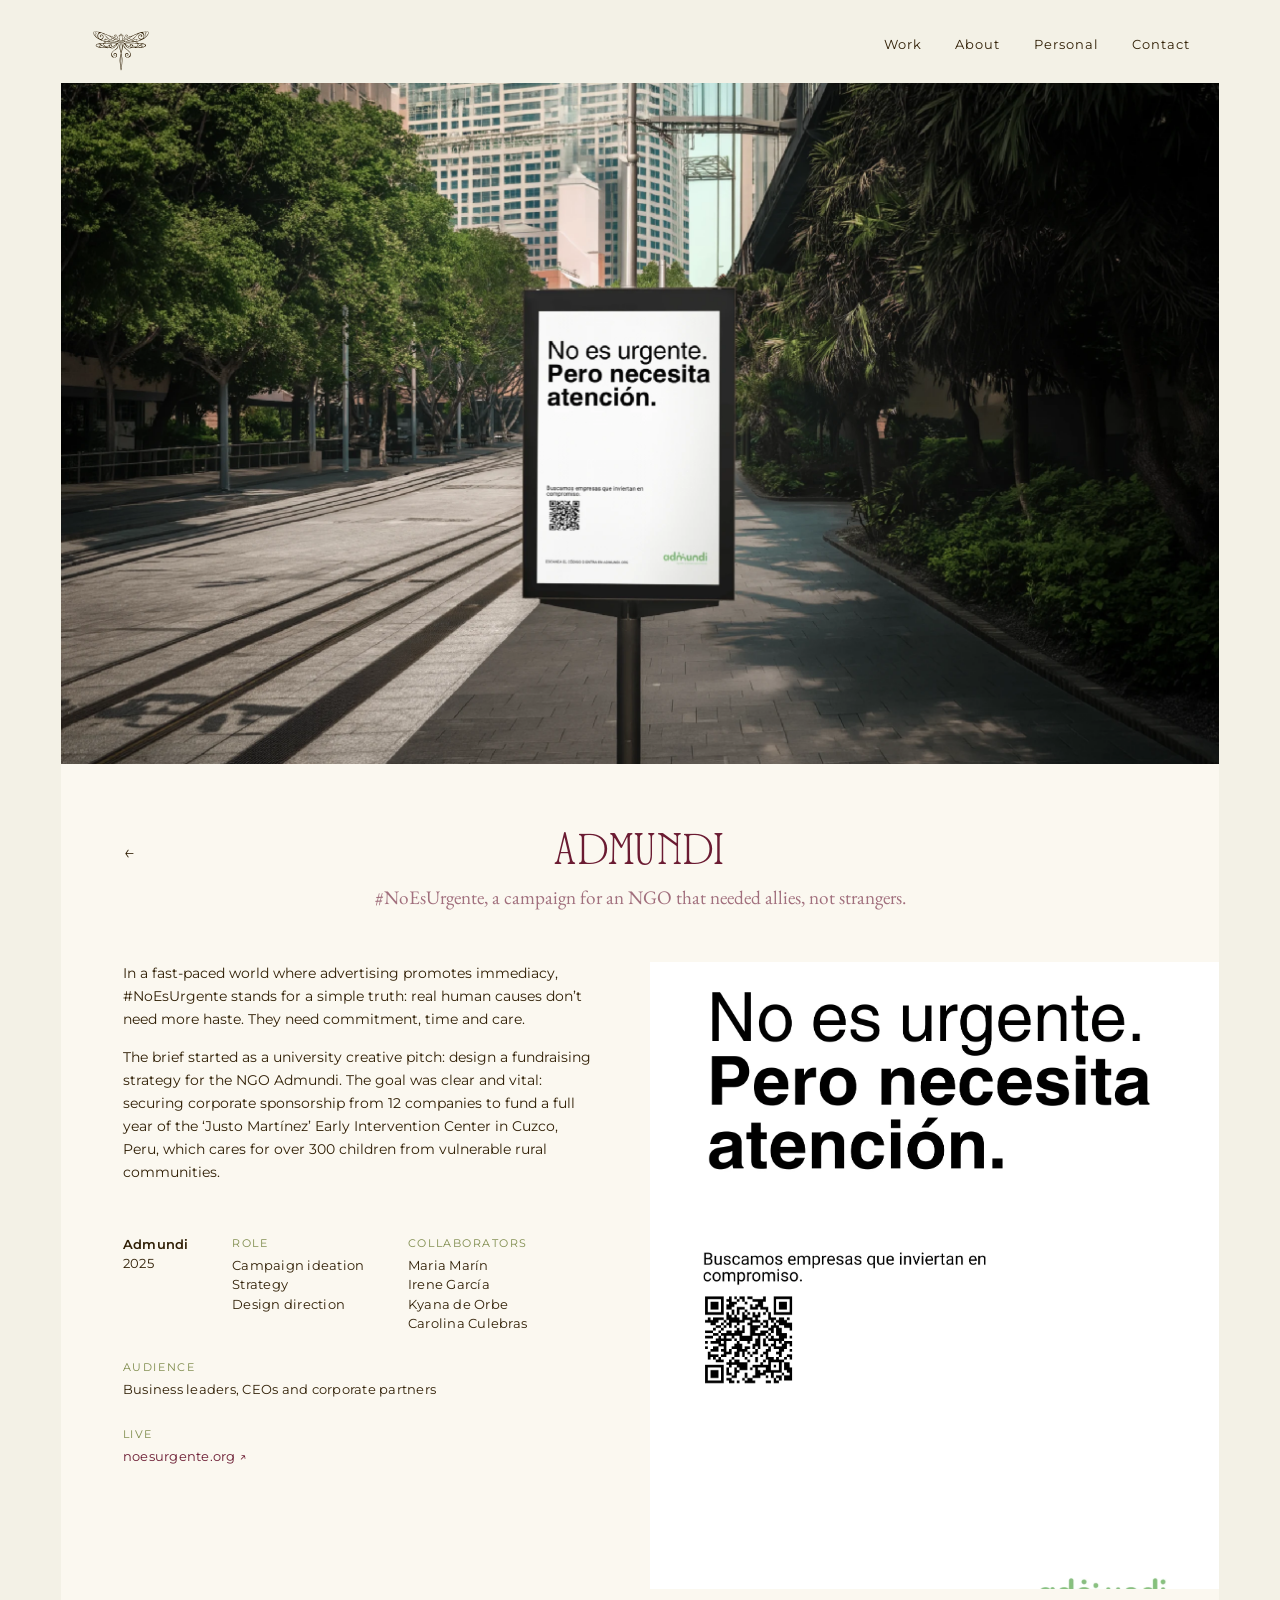
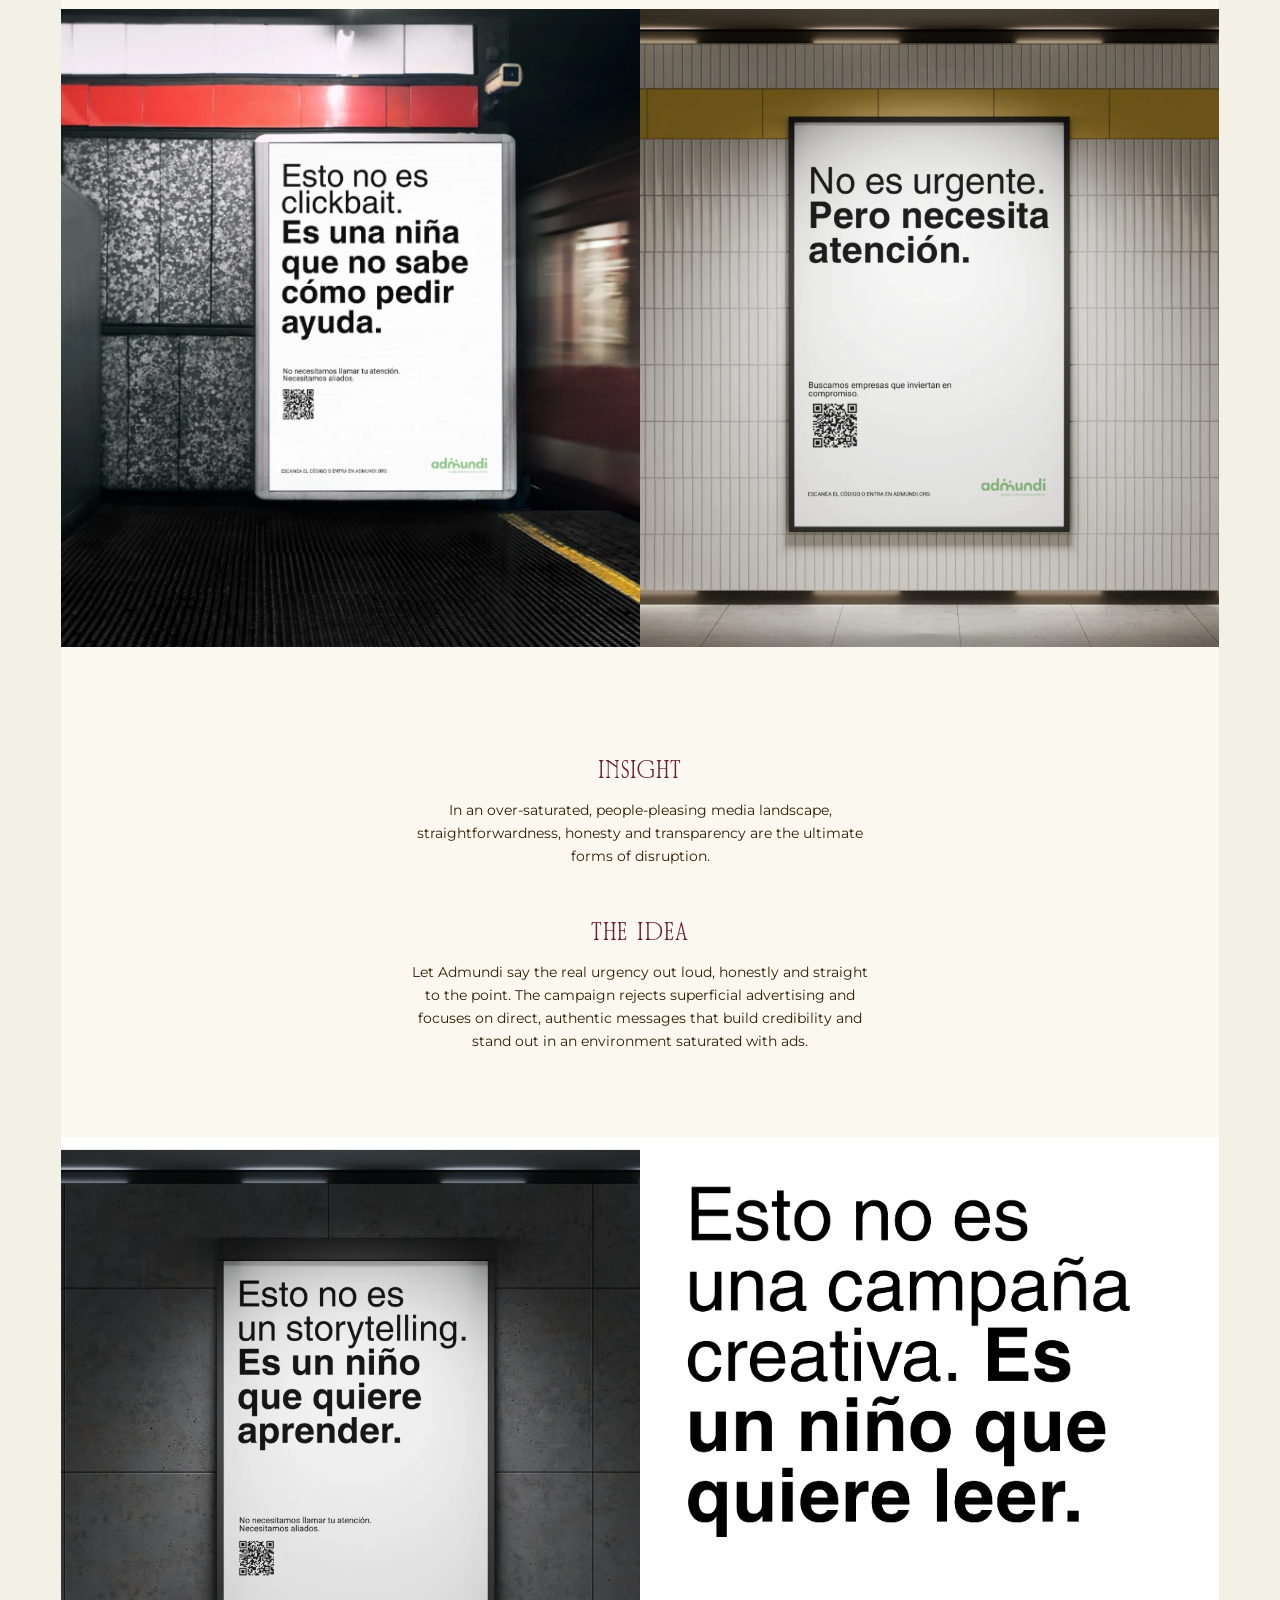
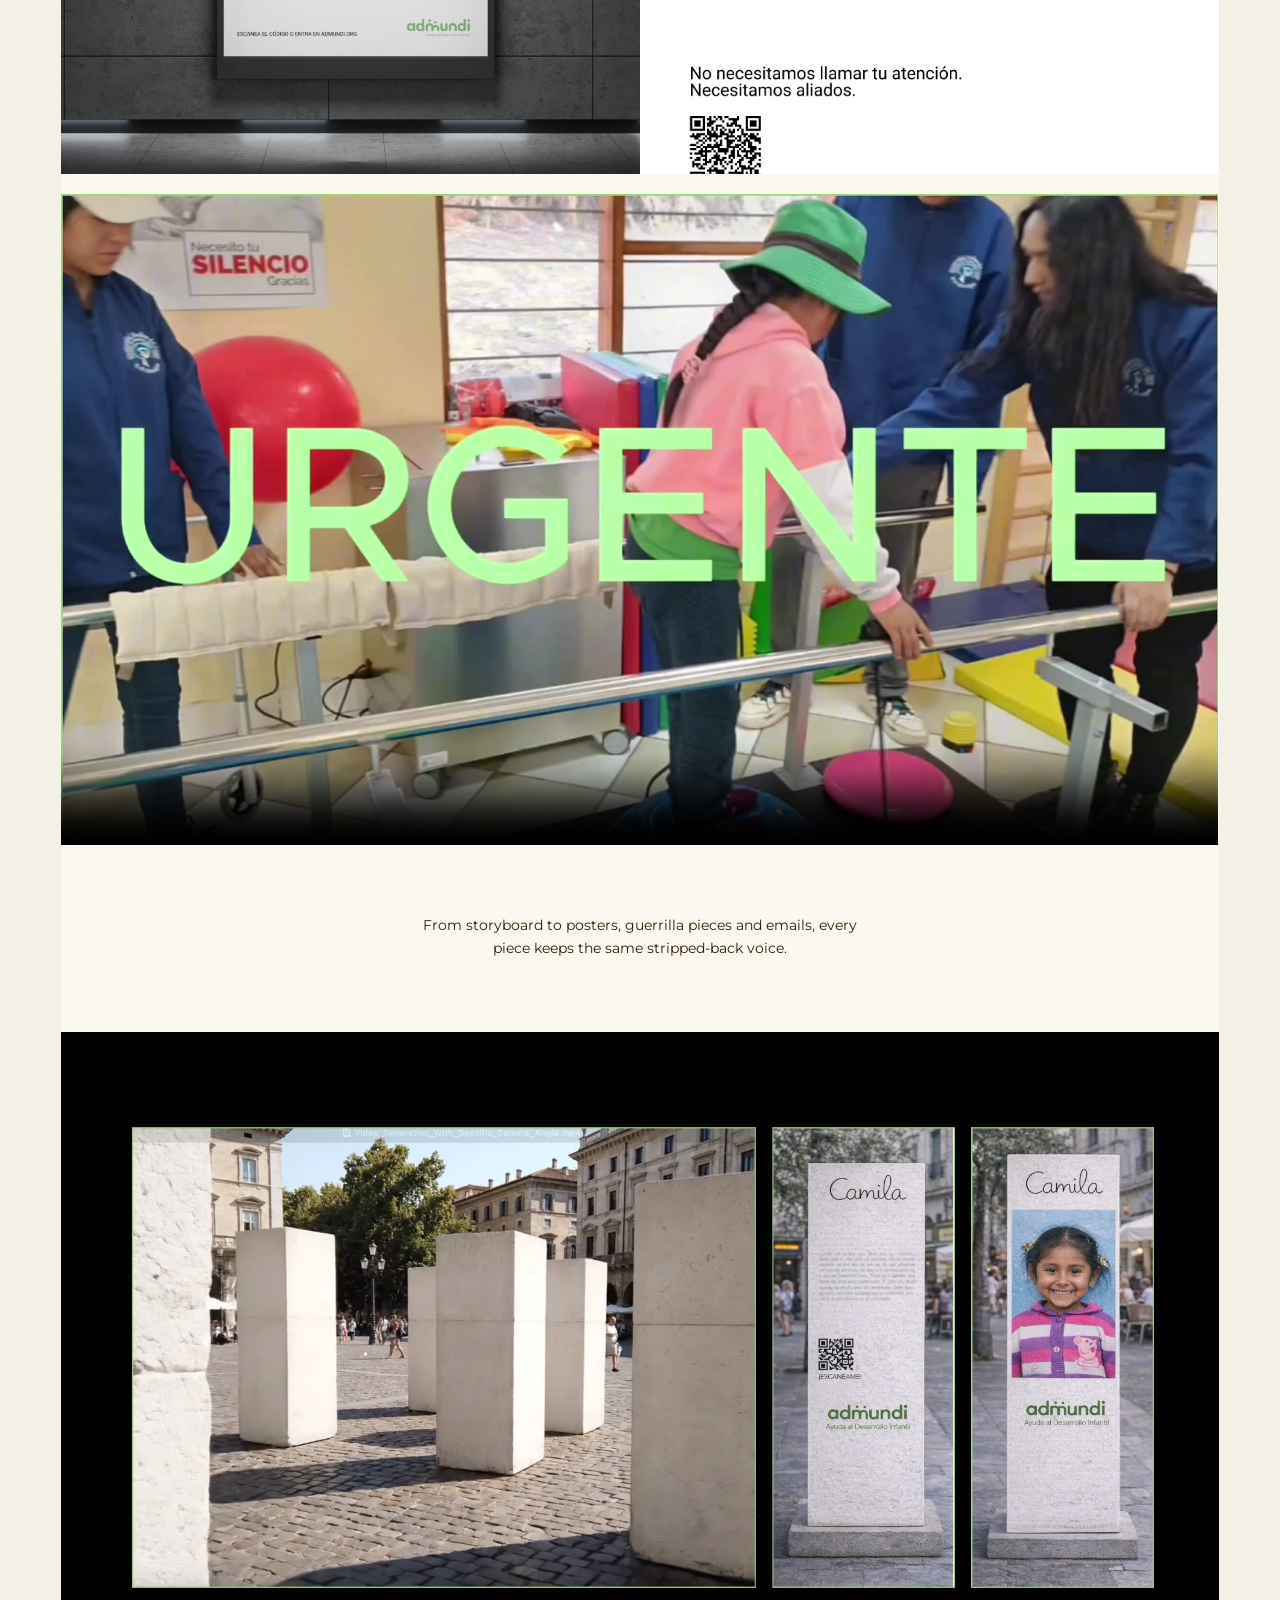
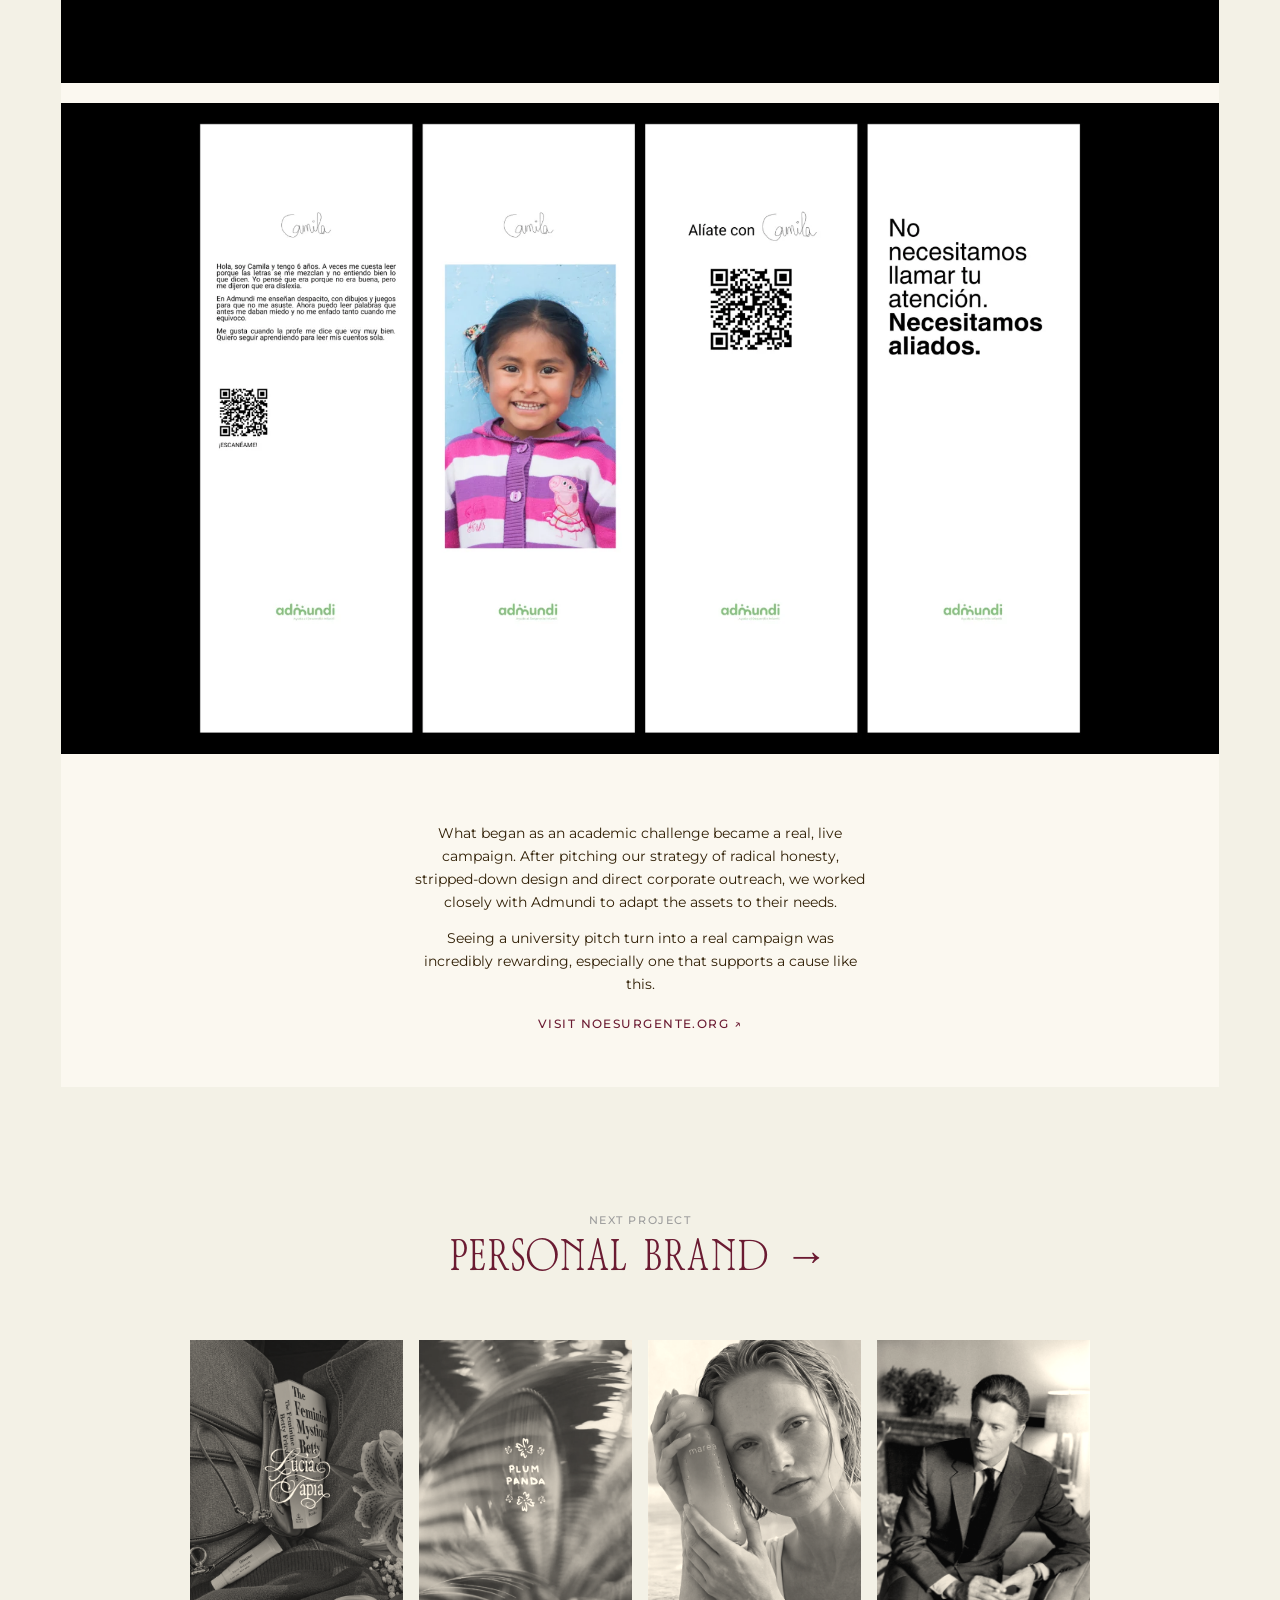
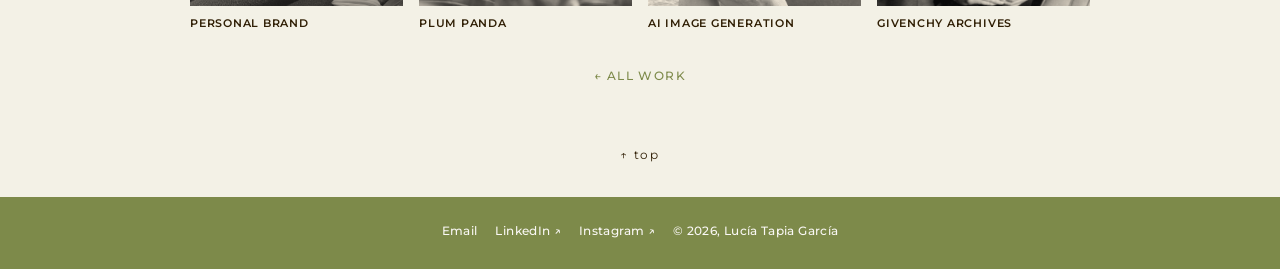
<file: work/admundi.html>
<!doctype html>
<html lang="en">
<head>
  <meta charset="utf-8">
  <meta name="viewport" content="width=device-width, initial-scale=1">
  <link rel="icon" href="../assets/img/favicon.svg" type="image/svg+xml">
  <link rel="icon" href="../assets/img/favicon-32.png" type="image/png" sizes="32x32">
  <link rel="apple-touch-icon" href="../assets/img/apple-touch-icon.png">
  <title>Admundi — Lucía Tapia</title>
  <meta name="description" content="In a fast-paced world where advertising promotes immediacy, #NoEsUrgente stands for a simple truth: real human causes don’t need more haste. They need">
  <link rel="stylesheet" href="../assets/css/style.css?v=11092000">
</head>
<body class="page-project">

  <header class="nav" data-nav>
    <a class="nav__logo" href="../index.html" aria-label="Lucía Tapia — home"><span class="logo-mark"></span></a>
    <nav class="nav__links" aria-label="Main">
      <a href="../work.html" data-i18n="nav.work" aria-current="page">Work</a>
      <a href="../about.html" data-i18n="nav.about">About</a>
      <a href="../archive.html" data-i18n="nav.archive">Personal</a>
      <a href="../contact.html" data-i18n="nav.contact">Contact</a>
    </nav>
  </header>

  <main class="pj" id="top">
    <div class="pj__sheet">
    <section class="pj__cover"><figure class="pj__frame pj__frame--cover "><img src="../assets/img/work/admundi/hero.webp?v=10051010" alt="" width="2328" height="2033" loading="lazy" style="object-position:center 52%"></figure></section>
    <header class="pj__head"><a class="pj__arrow" href="../work.html" aria-label="Back to all work">←</a><div><h1 class="pj__title">Admundi</h1><p class="pj__one">#NoEsUrgente, a campaign for an NGO that needed allies, not strangers.</p></div></header>
    <section class="pj__row pj__row--pair pj__row--text"><div class="pj__intro"><div class="pj__lead"><p>In a fast-paced world where advertising promotes immediacy, #NoEsUrgente stands for a simple truth: real human causes don’t need more haste. They need commitment, time and care.</p><p>The brief started as a university creative pitch: design a fundraising strategy for the NGO Admundi. The goal was clear and vital: securing corporate sponsorship from 12 companies to fund a full year of the ‘Justo Martínez’ Early Intervention Center in Cuzco, Peru, which cares for over 300 children from vulnerable rural communities.</p></div><div class="pj__meta"><div class="pj__meta-col pj__meta-col--name"><p>Admundi</p><p>2025</p></div><div class="pj__meta-col"><p class="pj__meta-k">Role</p><p class="pj__meta-v">Campaign ideation<br>Strategy<br>Design direction</p></div><div class="pj__meta-col"><p class="pj__meta-k">Collaborators</p><p class="pj__meta-v">Maria Marín<br>Irene García<br>Kyana de Orbe<br>Carolina Culebras</p></div><div class="pj__meta-col"><p class="pj__meta-k">Audience</p><p class="pj__meta-v">Business leaders, CEOs and corporate partners</p></div><div class="pj__meta-col"><p class="pj__meta-k">Live</p><p class="pj__meta-v"><a href="https://noesurgente.org/" target="_blank" rel="noopener">noesurgente.org ↗</a></p></div></div></div><figure class="pj__frame pj__frame--cover cut " data-cut data-interval="1300"><img class="cut__slide is-on" src="../assets/img/work/admundi/side-1.webp?v=10051010" alt="" width="1587" height="1750" loading="lazy" style="object-position:center top"><img class="cut__slide" src="../assets/img/work/admundi/side-2.webp?v=10051010" alt="" width="1587" height="1750" loading="lazy" style="object-position:center top"><img class="cut__slide" src="../assets/img/work/admundi/side-3.webp?v=10051010" alt="" width="1587" height="1750" loading="lazy" style="object-position:center top"><img class="cut__slide" src="../assets/img/work/admundi/side-4.webp?v=10051010" alt="" width="1587" height="1750" loading="lazy" style="object-position:center top"><img class="cut__slide" src="../assets/img/work/admundi/side-5.webp?v=10051010" alt="" width="1587" height="1750" loading="lazy" style="object-position:center top"><img class="cut__slide" src="../assets/img/work/admundi/side-6.webp?v=10051010" alt="" width="1587" height="1750" loading="lazy" style="object-position:center top"></figure></section>
    <section class="pj__row pj__row--pair"><figure class="pj__frame pj__frame--cover "><img src="../assets/img/work/admundi/mockup-3.webp?v=10051010" alt="" width="1587" height="1350" loading="lazy"></figure><figure class="pj__frame pj__frame--cover "><img src="../assets/img/work/admundi/mockup-1.webp?v=10051010" alt="" width="1587" height="1110" loading="lazy"></figure></section>
    <section class="pj__row pj__stack"><div class="pj__stack-item"><h2 class="pj__label">Insight</h2><p>In an over-saturated, people-pleasing media landscape, straightforwardness, honesty and transparency are the ultimate forms of disruption.</p></div><div class="pj__stack-item"><h2 class="pj__label">The idea</h2><p>Let Admundi say the real urgency out loud, honestly and straight to the point. The campaign rejects superficial advertising and focuses on direct, authentic messages that build credibility and stand out in an environment saturated with ads.</p></div></section>
    <section class="pj__row pj__row--pair"><figure class="pj__frame pj__frame--cover "><img src="../assets/img/work/admundi/mockup-2.webp?v=10051010" alt="" width="1587" height="1120" loading="lazy"></figure><figure class="pj__frame pj__frame--cover "><img src="../assets/img/work/admundi/poster-2.webp?v=10051010" alt="" width="1587" height="2245" loading="lazy" style="object-position:center top"></figure></section>
    <section class="pj__row pj__row--full"><figure class="pj__frame pj__frame--video"><video controls preload="none" playsinline poster="../assets/img/work/admundi/video-poster.jpg" src="../assets/video/admundi-case-study.mp4"></video></figure></section>
    <section class="pj__row pj__center"><p>From storyboard to posters, guerrilla pieces and emails, every piece keeps the same stripped-back voice.</p></section>
    <section class="pj__row pj__row--full"><figure class="pj__frame pj__frame--cover " style="aspect-ratio:1920/1080"><img src="../assets/img/work/admundi/guerrilla-sim.webp?v=10051010" alt="" width="1920" height="1080" loading="lazy"></figure></section>
    <section class="pj__row pj__row--full"><figure class="pj__frame pj__frame--cover " style="--bg:#111;aspect-ratio:1920/1080"><img src="../assets/img/work/admundi/guerrilla.webp?v=10051010" alt="" width="1920" height="1080" loading="lazy"></figure></section>
    <section class="pj__row pj__center"><p>What began as an academic challenge became a real, live campaign. After pitching our strategy of radical honesty, stripped-down design and direct corporate outreach, we worked closely with Admundi to adapt the assets to their needs.</p><p>Seeing a university pitch turn into a real campaign was incredibly rewarding, especially one that supports a cause like this.</p><p class="pj__link"><a href="https://noesurgente.org/" target="_blank" rel="noopener">Visit noesurgente.org ↗</a></p></section>
    </div>
    <section class="pj__end"><a class="pj__next" href="personal-brand.html"><span class="pj__next-k">Next project</span><span class="pj__next-v">Personal Brand →</span></a><div class="pj__more"><a class="pj__more-card" href="personal-brand.html"><figure><img src="../assets/img/work/personal-brand.webp" alt="" loading="lazy"></figure><p>Personal Brand</p></a><a class="pj__more-card" href="plum-panda.html"><figure><img src="../assets/img/work/plum-panda.webp" alt="" loading="lazy"></figure><p>Plum Panda</p></a><a class="pj__more-card" href="ai-image-generation.html"><figure><img src="../assets/img/work/ai-image-generation.webp" alt="" loading="lazy"></figure><p>AI Image Generation</p></a><a class="pj__more-card" href="givenchy.html"><figure><img src="../assets/img/work/givenchy.webp" alt="" loading="lazy"></figure><p>Givenchy Archives</p></a></div><a class="pj__back" href="../work.html">← All work</a></section>
  </main>


  <footer class="footer wrap">
    <ul class="footer__links">
      <li><a href="mailto:luciatapiaag@gmail.com">Email</a></li>
      <li><a href="https://www.linkedin.com/in/luc%C3%ADa-tapia-garc%C3%ADa-0a97b5249/" target="_blank" rel="noopener">LinkedIn ↗</a></li>
      <li><a href="https://www.instagram.com/by.luciatapia/" target="_blank" rel="noopener">Instagram ↗</a></li>
      <li>© 2026, Lucía Tapia García</li>
    </ul>
    <button type="button" class="to-top" data-to-top aria-label="Back to top"><span aria-hidden="true">↑</span> <span data-i18n="footer.top">top</span></button>
  </footer>

  <script src="../assets/js/main.js?v=11092000"></script>
</body>
</html>
</file>
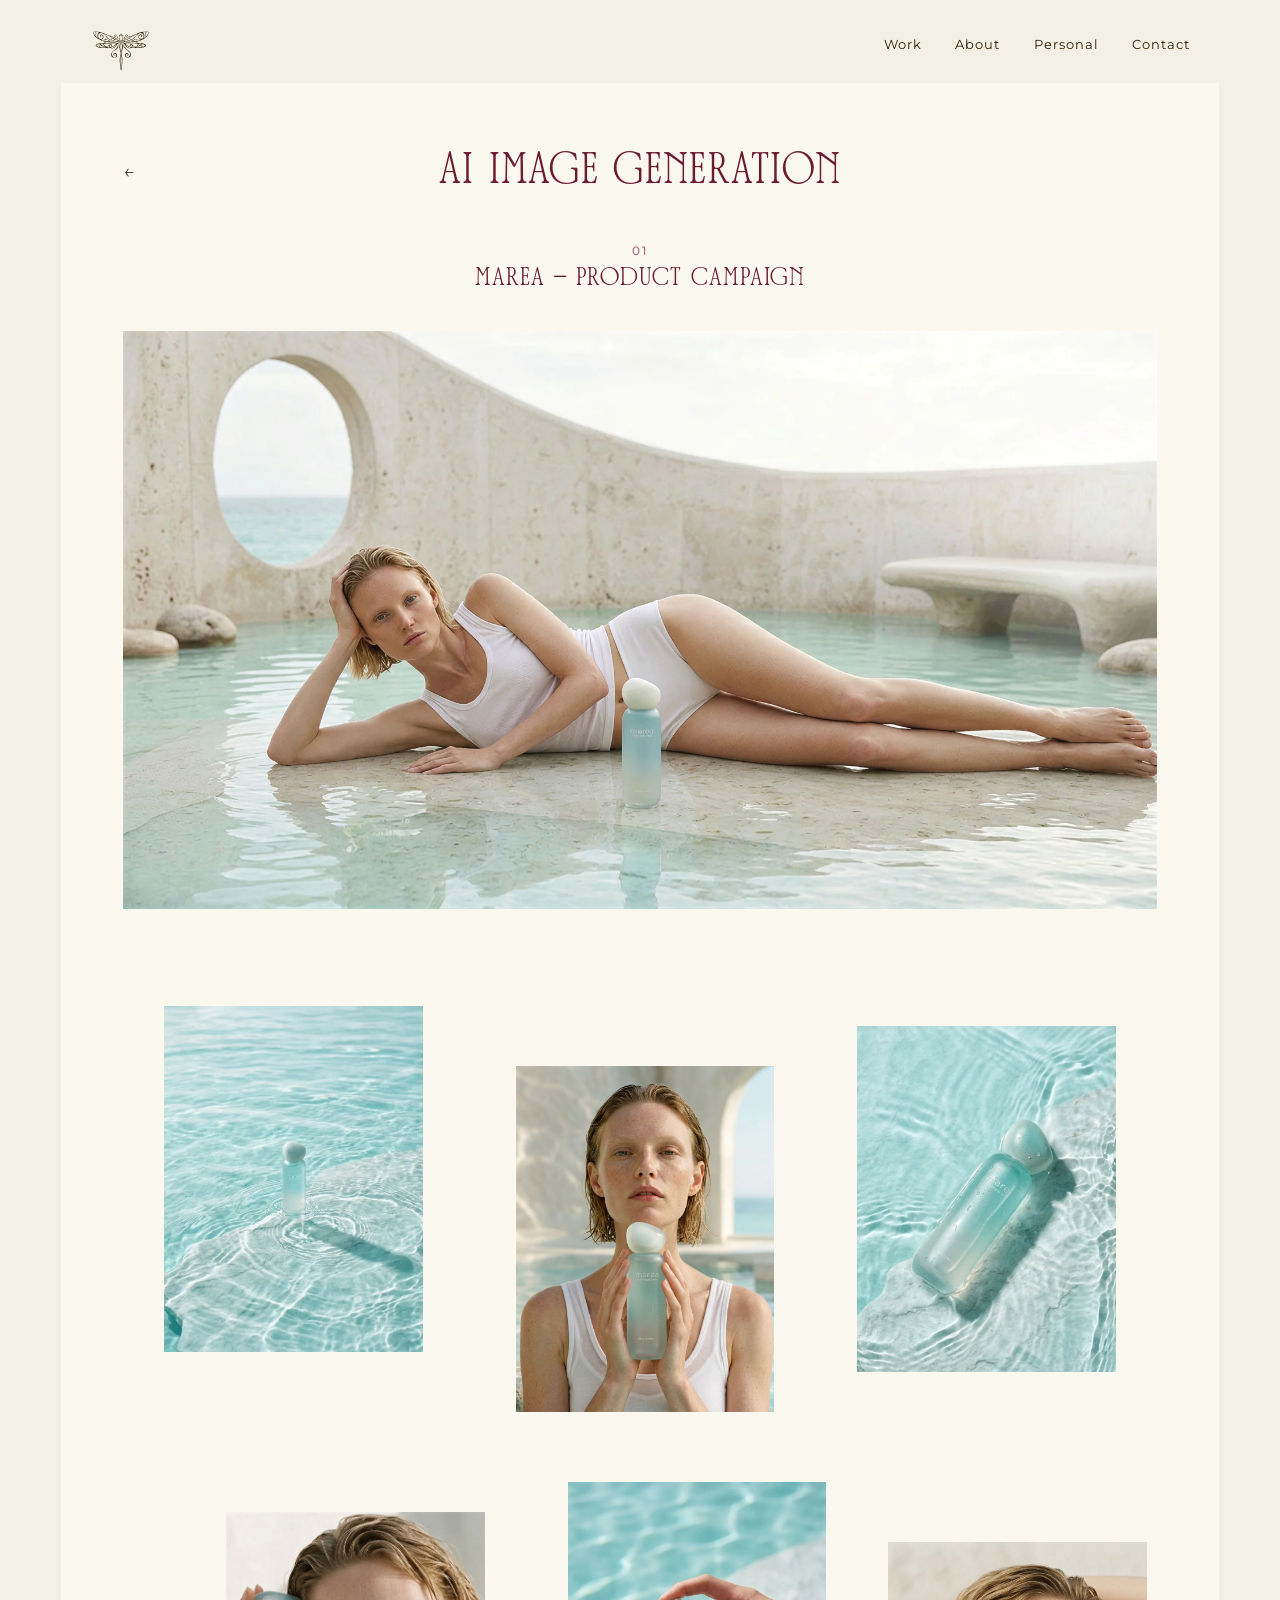
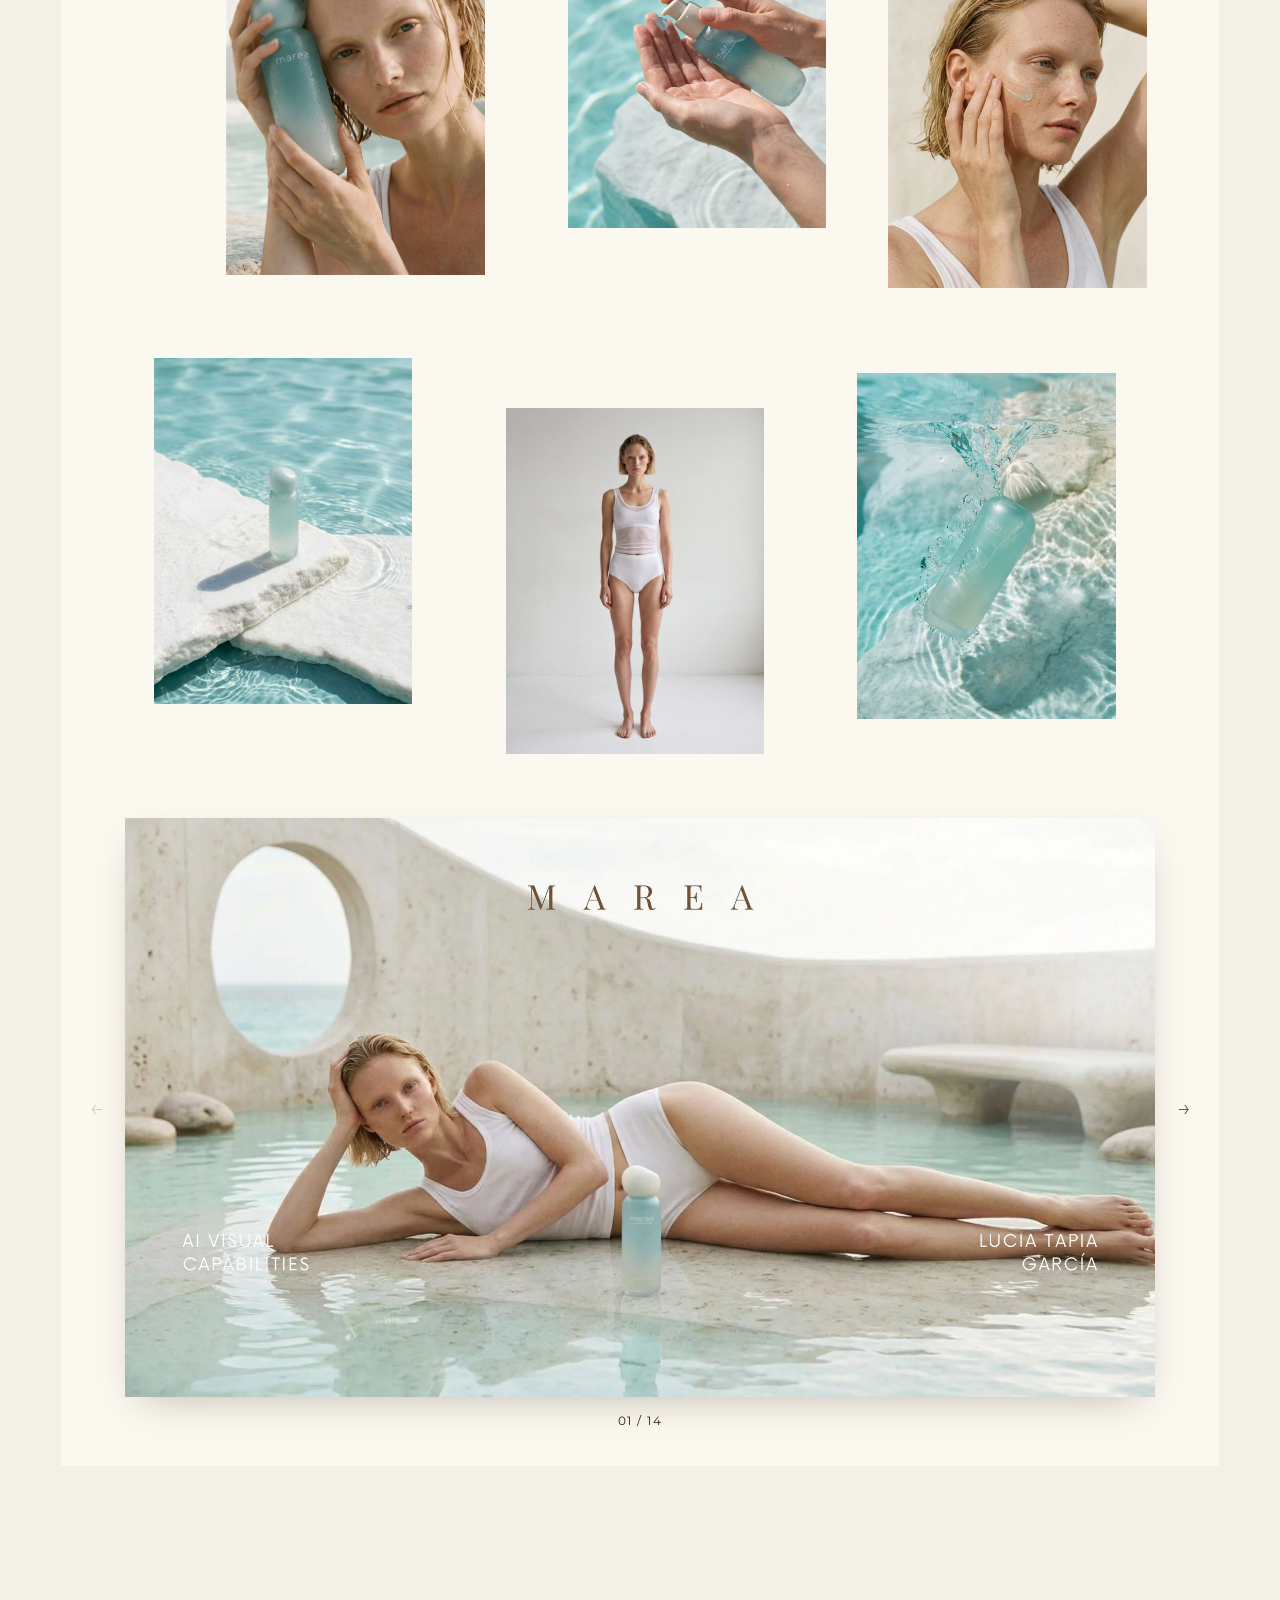
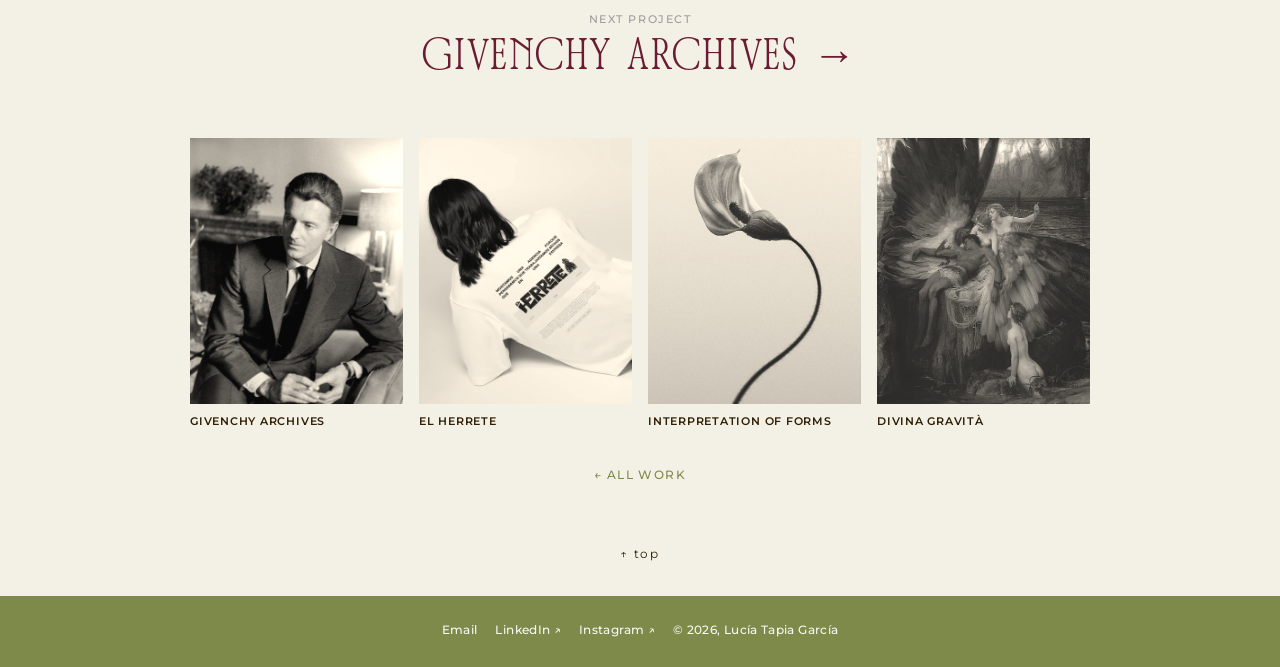
<file: work/ai-image-generation.html>
<!doctype html>
<html lang="en">
<head>
  <meta charset="utf-8">
  <meta name="viewport" content="width=device-width, initial-scale=1">
  <link rel="icon" href="../assets/img/favicon.svg" type="image/svg+xml">
  <link rel="icon" href="../assets/img/favicon-32.png" type="image/png" sizes="32x32">
  <link rel="apple-touch-icon" href="../assets/img/apple-touch-icon.png">
  <title>AI Image Generation — Lucía Tapia</title>
  <meta name="description" content="A library of AI image generation projects: spec work and experiments in art direction.">
  <link rel="stylesheet" href="../assets/css/style.css?v=11092000">
</head>
<body class="page-project">

  <header class="nav" data-nav>
    <a class="nav__logo" href="../index.html" aria-label="Lucía Tapia — home"><span class="logo-mark"></span></a>
    <nav class="nav__links" aria-label="Main">
      <a href="../work.html" data-i18n="nav.work" aria-current="page">Work</a>
      <a href="../about.html" data-i18n="nav.about">About</a>
      <a href="../archive.html" data-i18n="nav.archive">Personal</a>
      <a href="../contact.html" data-i18n="nav.contact">Contact</a>
    </nav>
  </header>

  <main class="pj" id="top">
    <div class="pj__sheet">
    <header class="pj__head"><a class="pj__arrow" href="../work.html" aria-label="Back to all work">←</a><div><h1 class="pj__title">AI Image Generation</h1></div></header>
    <article class="lab__entry">
    <header class="lab__head"><p class="lab__num">01</p><h2 class="lab__title">Marea — Product Campaign</h2></header>
    <section class="pj__row pj__single lab__wide"><figure class="pj__frame pj__frame--cover" style="aspect-ratio:1800/1005" data-zoom><img src="../assets/img/work/ai-image-generation/m09.webp?v=11021200" alt="" width="1800" height="1005" loading="lazy" data-full="../assets/img/work/ai-image-generation/m09-full.webp?v=11021200"></figure></section>
    <section class="lab__gallery">
      <div class="lab__row" style="margin-top:0px"><figure class="lab__item" data-zoom style="width:25%;margin-left:4%;margin-top:0px"><img src="../assets/img/work/ai-image-generation/m06.webp?v=11021200" alt="" width="896" height="1200" loading="lazy"></figure><figure class="lab__item lab__item--r" data-zoom style="width:25%;margin-left:9%;margin-top:60px"><img src="../assets/img/work/ai-image-generation/m08.webp?v=11021200" alt="" width="896" height="1200" loading="lazy"></figure><figure class="lab__item" data-zoom style="width:25%;margin-left:8%;margin-top:20px"><img src="../assets/img/work/ai-image-generation/m04.webp?v=11021200" alt="" width="896" height="1200" loading="lazy"></figure></div>
      <div class="lab__row" style="margin-top:70px"><figure class="lab__item lab__item--r" data-zoom style="width:25%;margin-left:10%;margin-top:30px"><img src="../assets/img/work/ai-image-generation/m01.webp?v=11021200" alt="" width="1094" height="1536" loading="lazy"></figure><figure class="lab__item" data-zoom style="width:25%;margin-left:8%;margin-top:0px"><img src="../assets/img/work/ai-image-generation/m05.webp?v=11021200" alt="" width="896" height="1200" loading="lazy"></figure><figure class="lab__item lab__item--r" data-zoom style="width:25%;margin-left:6%;margin-top:60px"><img src="../assets/img/work/ai-image-generation/m02.webp?v=11021200" alt="" width="896" height="1200" loading="lazy"></figure></div>
      <div class="lab__row" style="margin-top:70px"><figure class="lab__item" data-zoom style="width:25%;margin-left:3%;margin-top:0px"><img src="../assets/img/work/ai-image-generation/m03.webp?v=11021200" alt="" width="896" height="1200" loading="lazy"></figure><figure class="lab__item lab__item--r" data-zoom style="width:25%;margin-left:9%;margin-top:50px"><img src="../assets/img/work/ai-image-generation/m10.webp?v=11021200" alt="" width="1344" height="1800" loading="lazy" data-full="../assets/img/work/ai-image-generation/m10-full.webp?v=11021200"></figure><figure class="lab__item" data-zoom style="width:25%;margin-left:9%;margin-top:15px"><img src="../assets/img/work/ai-image-generation/m07.webp?v=11021200" alt="" width="896" height="1200" loading="lazy"></figure></div>
    </section>
    <section class="pj__row lab__deckrow"><div class="deck" data-deck tabindex="0" aria-label="Marea deck, use the arrows to change page">
      <div class="deck__stage"><img src="../assets/img/work/ai-image-generation/deck-01.webp?v=11021200" alt="Marea deck, page 1" width="2000" height="1125" loading="lazy" class="is-on"><img src="../assets/img/work/ai-image-generation/deck-02.webp?v=11021200" alt="Marea deck, page 2" width="2000" height="1125" loading="lazy"><img src="../assets/img/work/ai-image-generation/deck-03.webp?v=11021200" alt="Marea deck, page 3" width="2000" height="1125" loading="lazy"><img src="../assets/img/work/ai-image-generation/deck-04.webp?v=11021200" alt="Marea deck, page 4" width="2000" height="1125" loading="lazy"><img src="../assets/img/work/ai-image-generation/deck-05.webp?v=11021200" alt="Marea deck, page 5" width="2000" height="1125" loading="lazy"><img src="../assets/img/work/ai-image-generation/deck-06.webp?v=11021200" alt="Marea deck, page 6" width="2000" height="1125" loading="lazy"><img src="../assets/img/work/ai-image-generation/deck-07.webp?v=11021200" alt="Marea deck, page 7" width="2000" height="1125" loading="lazy"><img src="../assets/img/work/ai-image-generation/deck-08.webp?v=11021200" alt="Marea deck, page 8" width="2000" height="1125" loading="lazy"><img src="../assets/img/work/ai-image-generation/deck-09.webp?v=11021200" alt="Marea deck, page 9" width="2000" height="1125" loading="lazy"><img src="../assets/img/work/ai-image-generation/deck-10.webp?v=11021200" alt="Marea deck, page 10" width="2000" height="1125" loading="lazy"><img src="../assets/img/work/ai-image-generation/deck-11.webp?v=11021200" alt="Marea deck, page 11" width="2000" height="1125" loading="lazy"><img src="../assets/img/work/ai-image-generation/deck-12.webp?v=11021200" alt="Marea deck, page 12" width="2000" height="1125" loading="lazy"><img src="../assets/img/work/ai-image-generation/deck-13.webp?v=11021200" alt="Marea deck, page 13" width="2000" height="1125" loading="lazy"><img src="../assets/img/work/ai-image-generation/deck-14.webp?v=11021200" alt="Marea deck, page 14" width="2000" height="1125" loading="lazy"></div>
      <button type="button" class="deck__btn deck__prev" data-deck-prev aria-label="Previous page">←</button>
      <button type="button" class="deck__btn deck__next" data-deck-next aria-label="Next page">→</button>
    </div><p class="deck__count" data-deck-count>01 / 14</p></section>
    </article>
    </div>
    <section class="pj__end"><a class="pj__next" href="givenchy.html"><span class="pj__next-k">Next project</span><span class="pj__next-v">Givenchy Archives →</span></a><div class="pj__more"><a class="pj__more-card" href="givenchy.html"><figure><img src="../assets/img/work/givenchy.webp" alt="" loading="lazy"></figure><p>Givenchy Archives</p></a><a class="pj__more-card" href="el-herrete.html"><figure><img src="../assets/img/work/el-herrete.webp" alt="" loading="lazy"></figure><p>El Herrete</p></a><a class="pj__more-card" href="eight-movements.html"><figure><img src="../assets/img/work/eight-movements.webp" alt="" loading="lazy"></figure><p>Interpretation of Forms</p></a><a class="pj__more-card" href="draper.html"><figure><img src="../assets/img/work/draper.webp" alt="" loading="lazy"></figure><p>Divina Gravità</p></a></div><a class="pj__back" href="../work.html">← All work</a></section>
  </main>
  <div class="lightbox" data-lightbox hidden role="dialog" aria-modal="true" aria-label="Image viewer">
    <button type="button" class="lb__close" data-lb-close><span data-i18n="lb.close">Close</span> ×</button>
    <button type="button" class="lb__nav lb__prev" data-lb-prev aria-label="Previous">←</button>
    <figure class="lb__stage"><div class="lb__frame"><img class="lb__img" alt="" draggable="false"></div></figure>
    <button type="button" class="lb__nav lb__next" data-lb-next aria-label="Next">→</button>
    <p class="lb__count" data-lb-count></p>
    <div class="lb__strip" data-lb-strip></div>
  </div>


  <footer class="footer wrap">
    <ul class="footer__links">
      <li><a href="mailto:luciatapiaag@gmail.com">Email</a></li>
      <li><a href="https://www.linkedin.com/in/luc%C3%ADa-tapia-garc%C3%ADa-0a97b5249/" target="_blank" rel="noopener">LinkedIn ↗</a></li>
      <li><a href="https://www.instagram.com/by.luciatapia/" target="_blank" rel="noopener">Instagram ↗</a></li>
      <li>© 2026, Lucía Tapia García</li>
    </ul>
    <button type="button" class="to-top" data-to-top aria-label="Back to top"><span aria-hidden="true">↑</span> <span data-i18n="footer.top">top</span></button>
  </footer>

  <script src="../assets/js/main.js?v=11092000"></script>
</body>
</html>
</file>
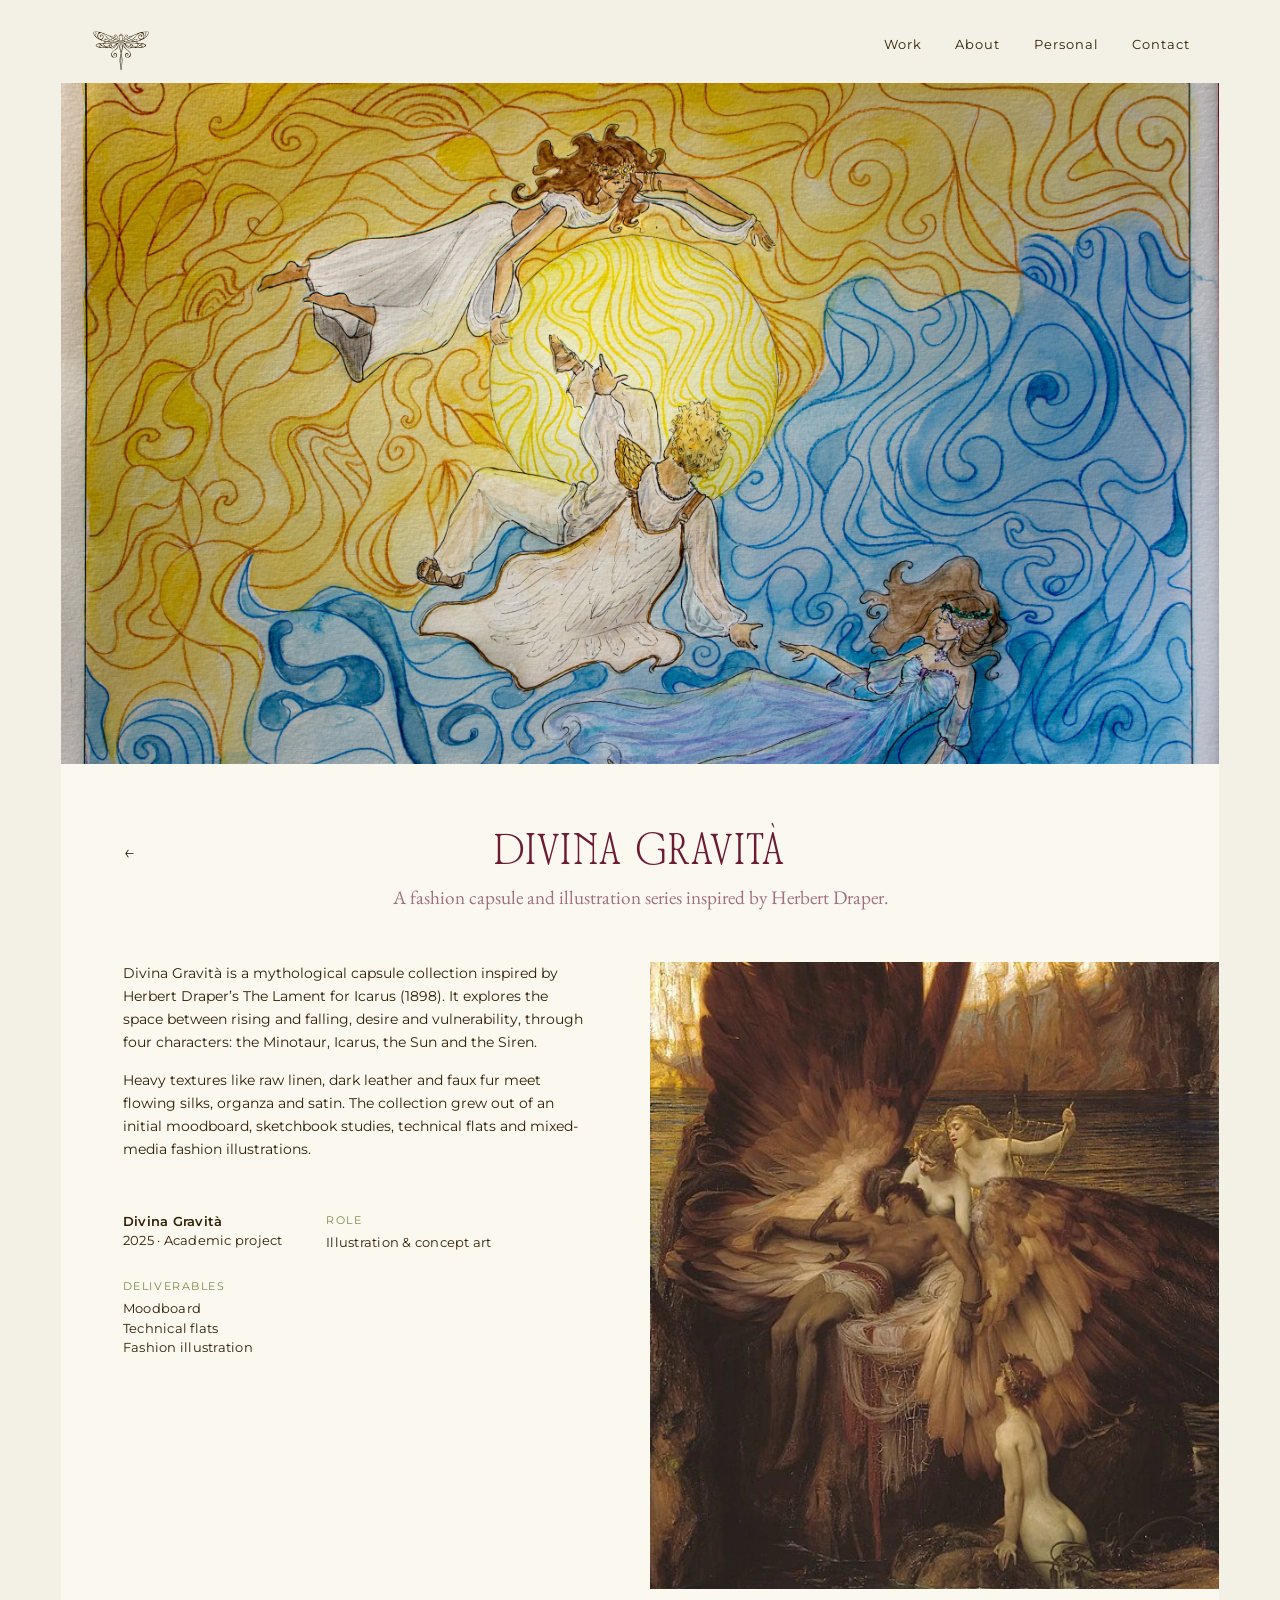
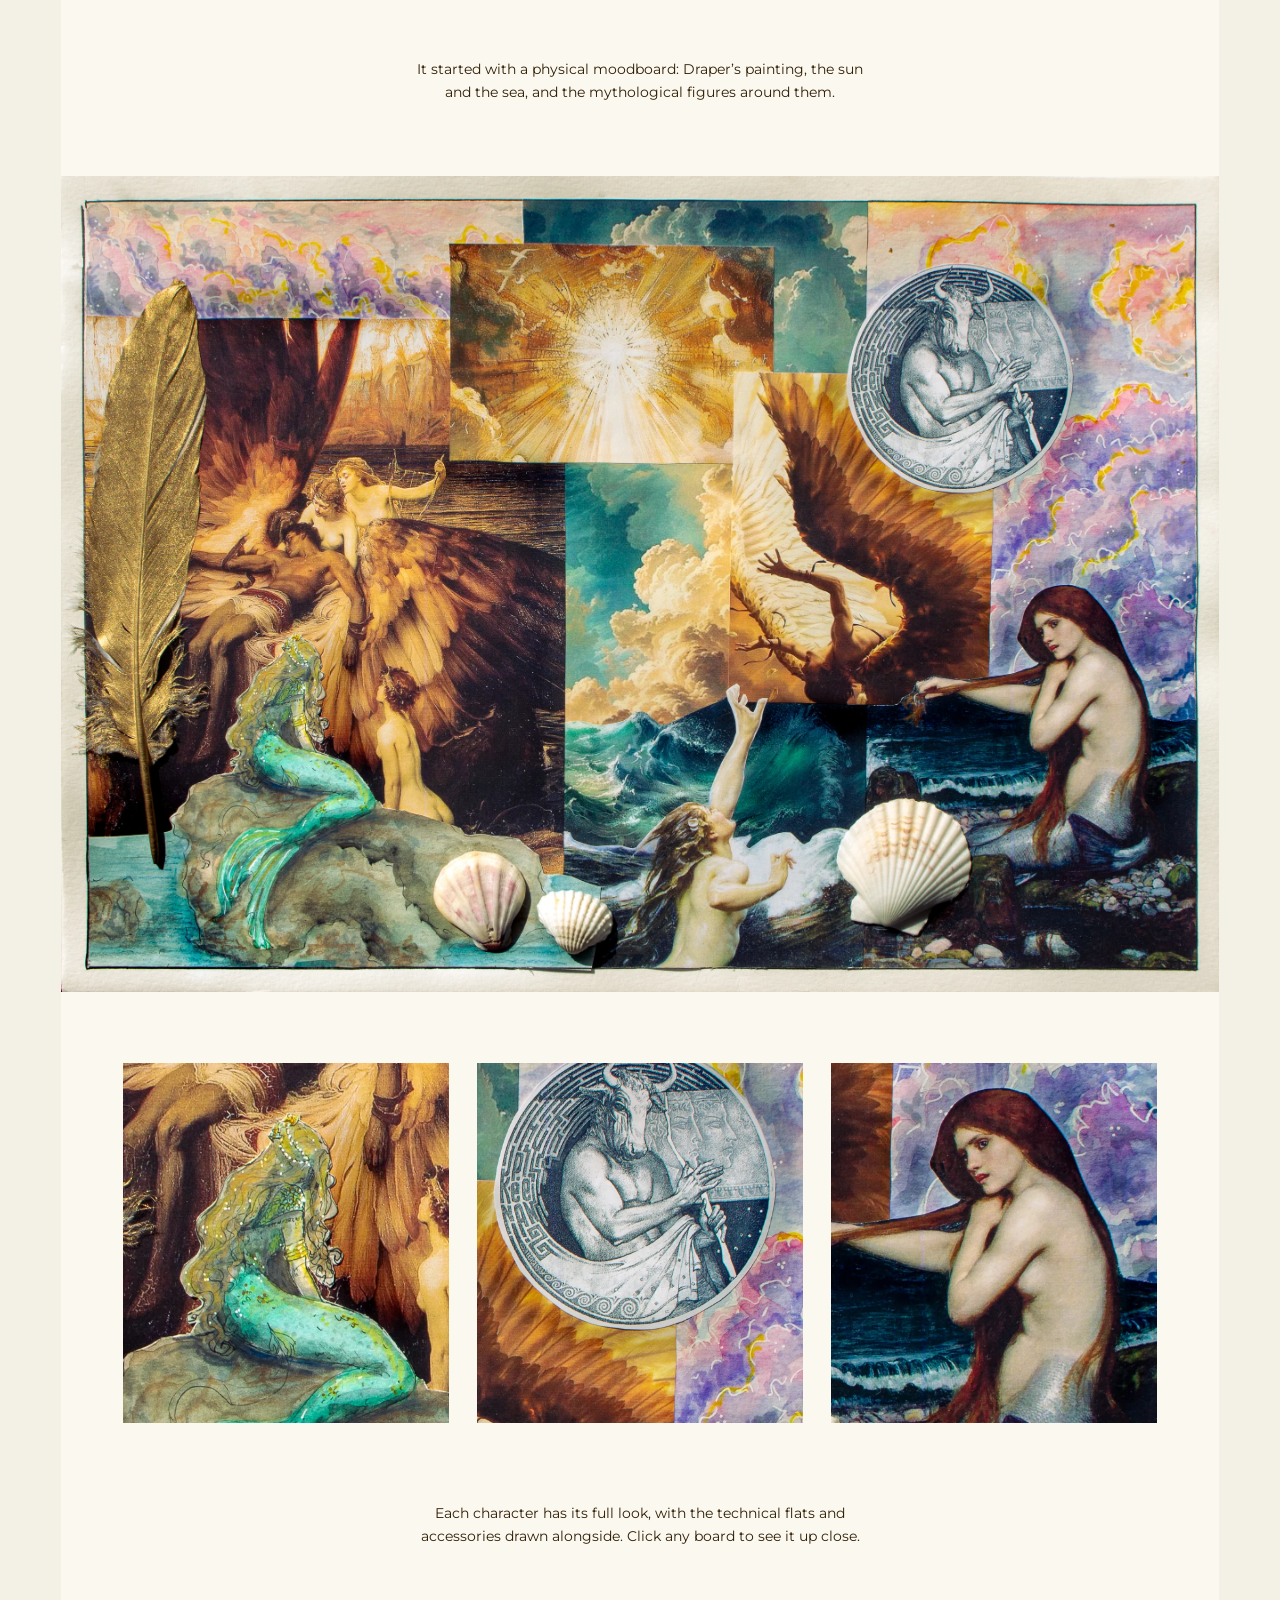
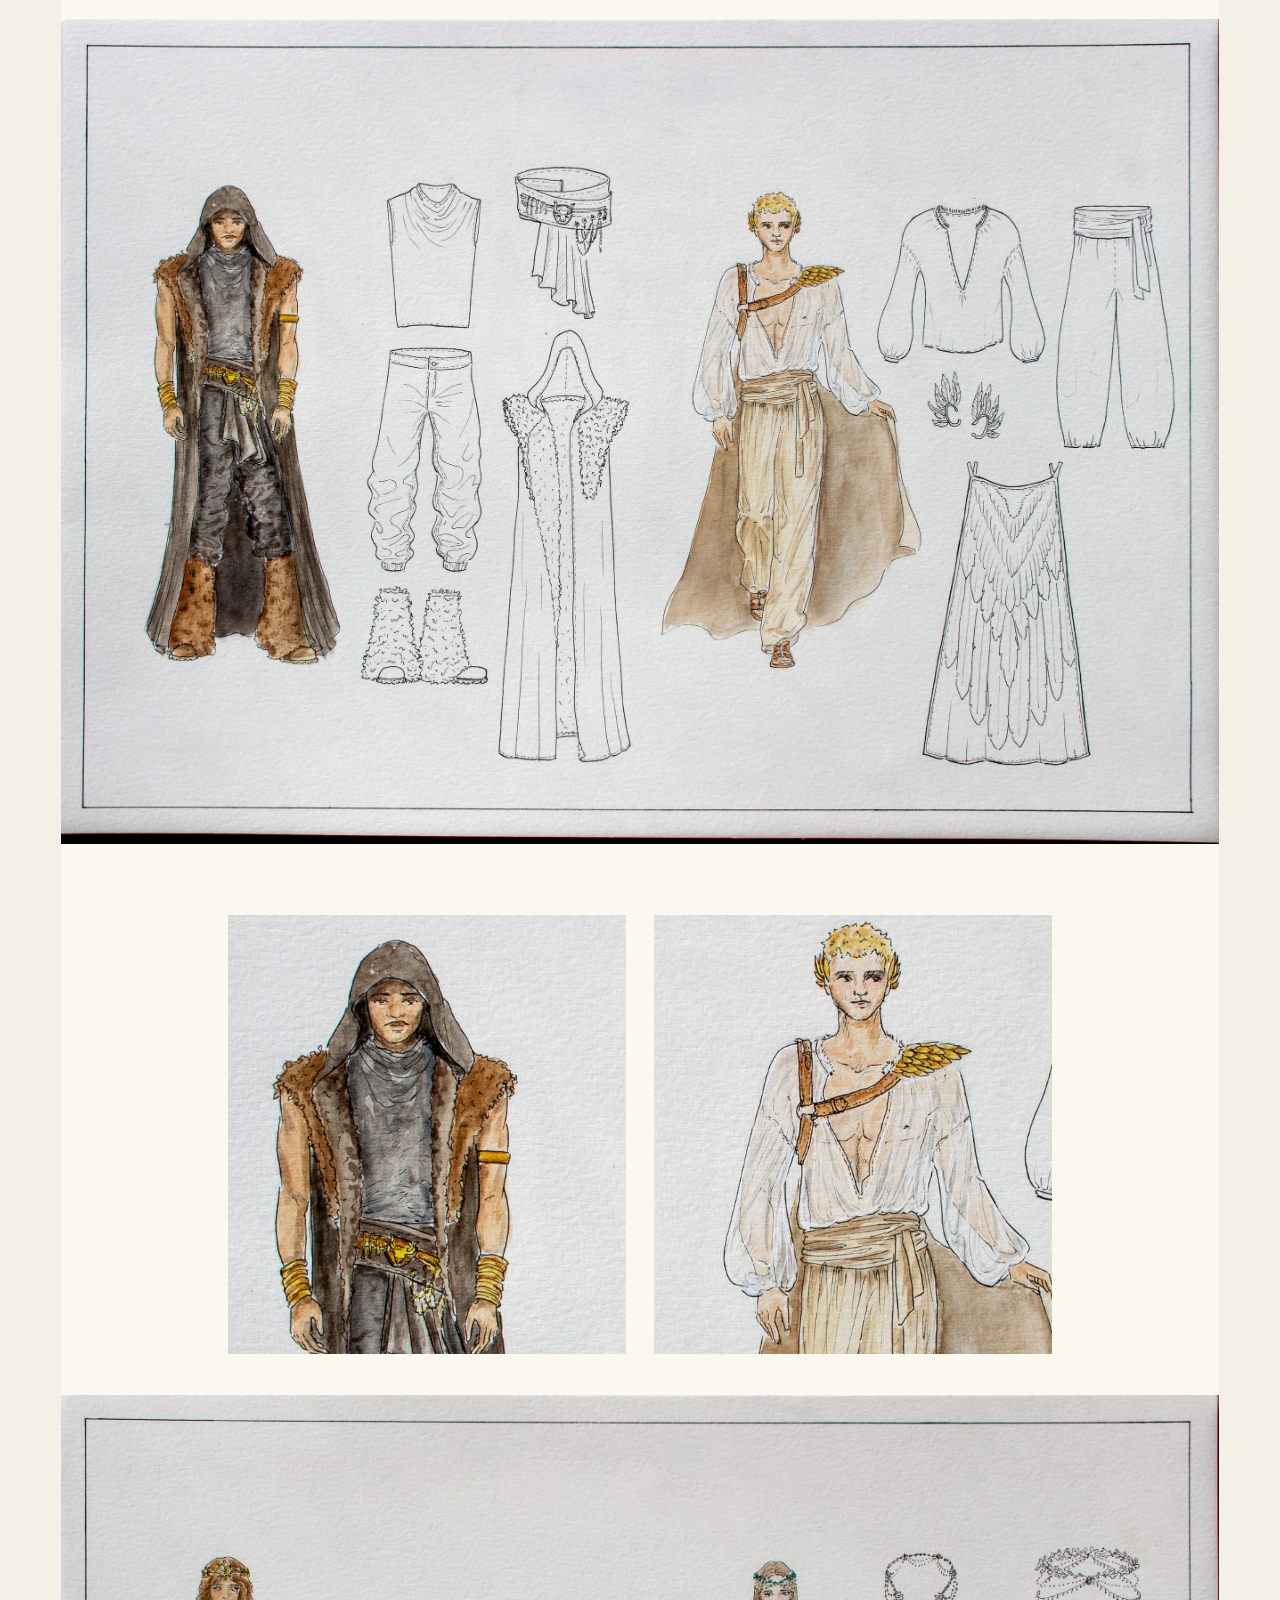
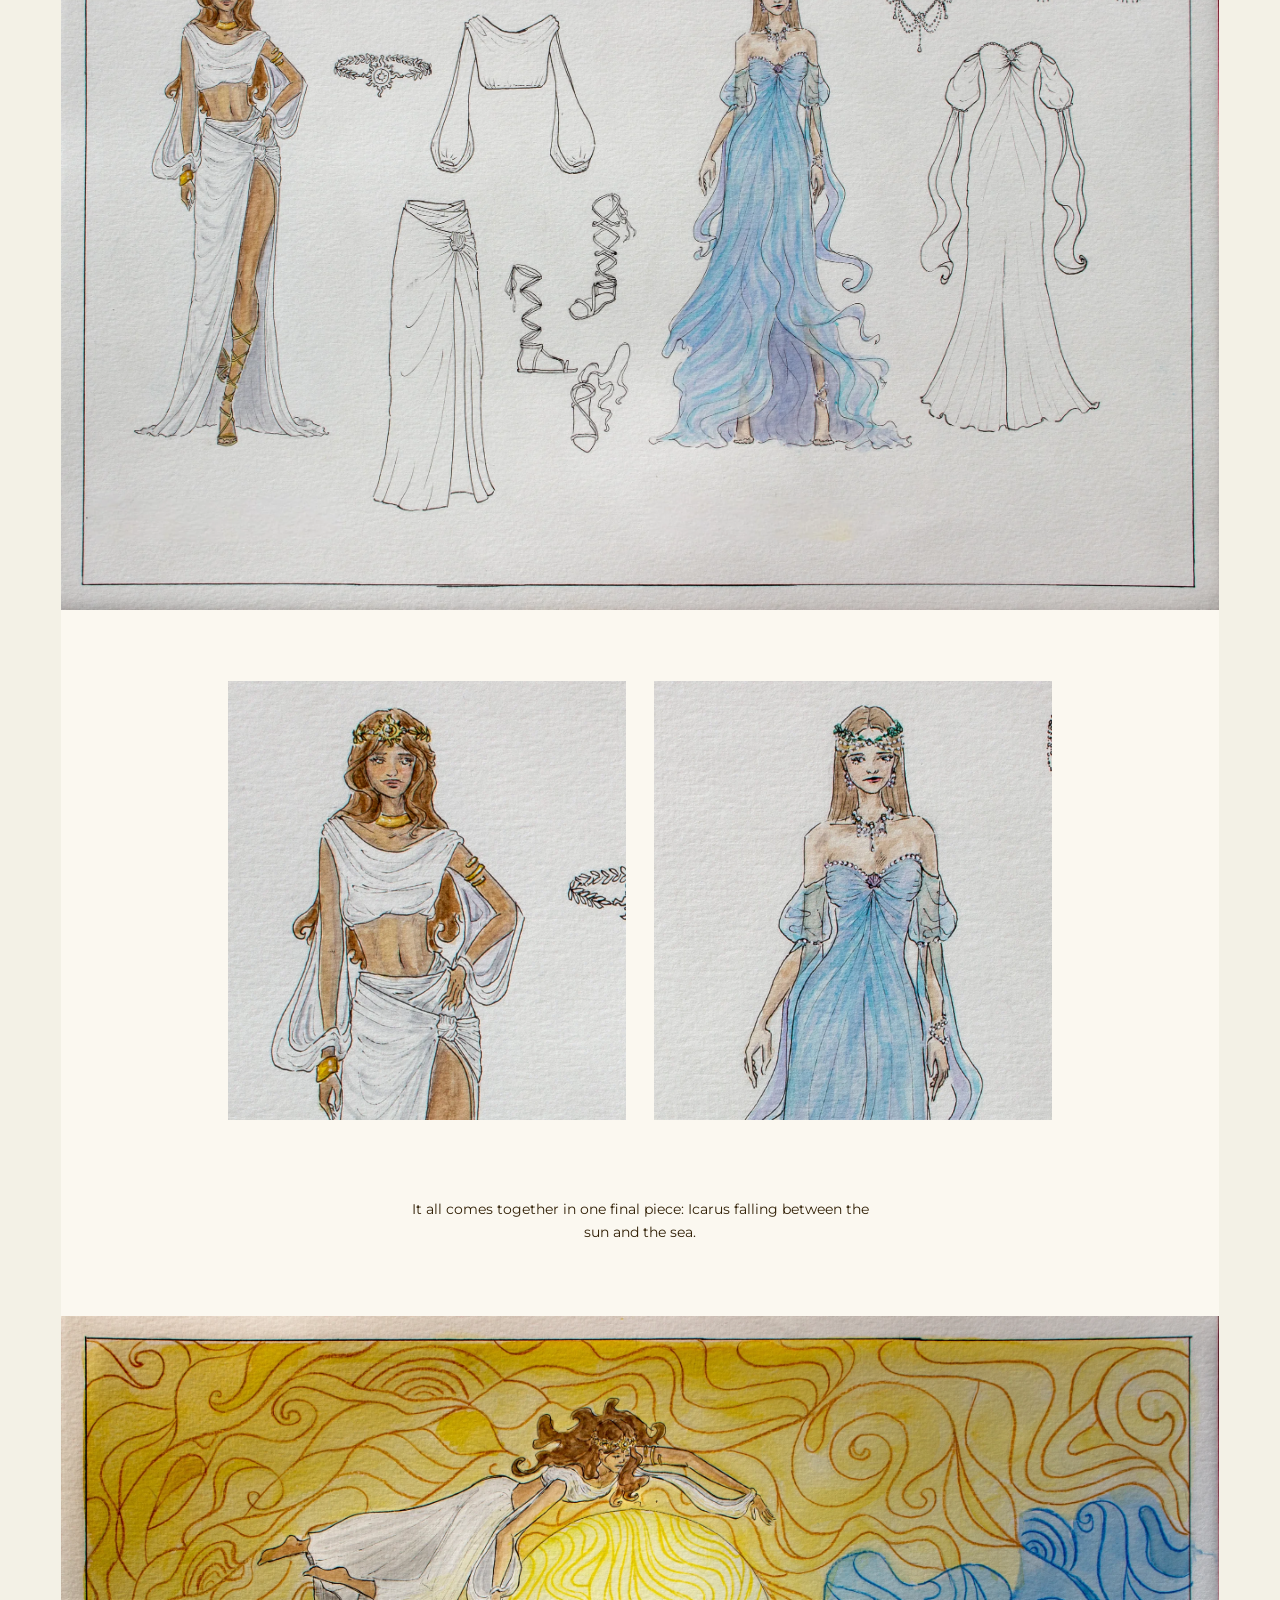
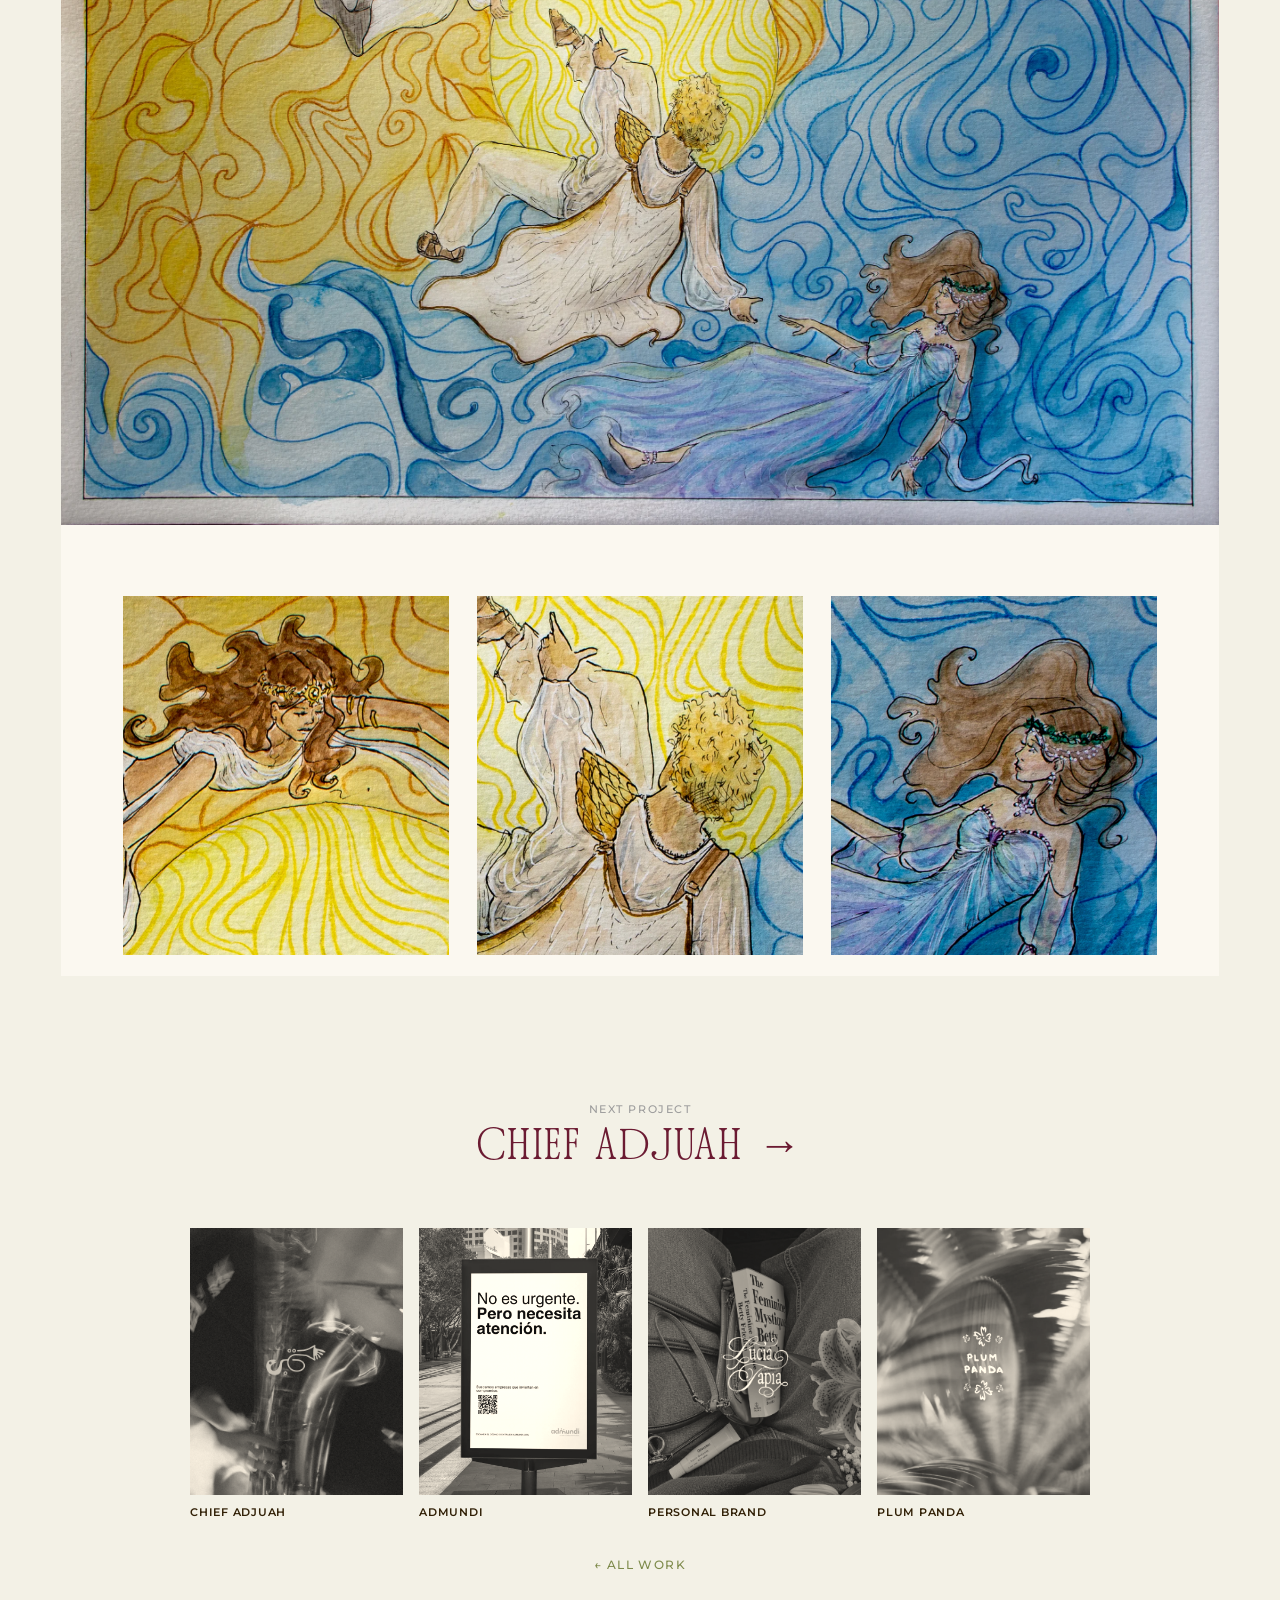
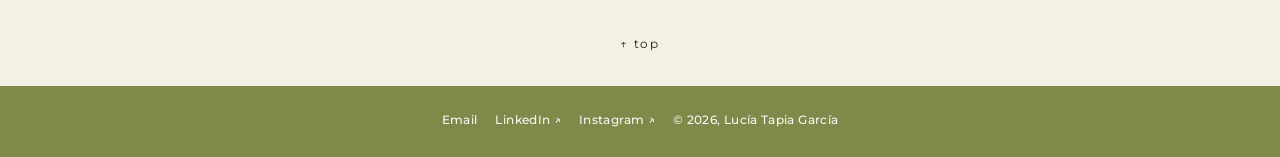
<file: work/draper.html>
<!doctype html>
<html lang="en">
<head>
  <meta charset="utf-8">
  <meta name="viewport" content="width=device-width, initial-scale=1">
  <link rel="icon" href="../assets/img/favicon.svg" type="image/svg+xml">
  <link rel="icon" href="../assets/img/favicon-32.png" type="image/png" sizes="32x32">
  <link rel="apple-touch-icon" href="../assets/img/apple-touch-icon.png">
  <title>Divina Gravità — Lucía Tapia</title>
  <meta name="description" content="Divina Gravità is a mythological capsule collection inspired by Herbert Draper’s The Lament for Icarus (1898). It explores the space between rising an">
  <link rel="stylesheet" href="../assets/css/style.css?v=11092000">
</head>
<body class="page-project">

  <header class="nav" data-nav>
    <a class="nav__logo" href="../index.html" aria-label="Lucía Tapia — home"><span class="logo-mark"></span></a>
    <nav class="nav__links" aria-label="Main">
      <a href="../work.html" data-i18n="nav.work" aria-current="page">Work</a>
      <a href="../about.html" data-i18n="nav.about">About</a>
      <a href="../archive.html" data-i18n="nav.archive">Personal</a>
      <a href="../contact.html" data-i18n="nav.contact">Contact</a>
    </nav>
  </header>

  <main class="pj" id="top">
    <div class="pj__sheet">
    <section class="pj__cover"><figure class="pj__frame pj__frame--cover "><img src="../assets/img/work/draper/final.webp?v=10051010" alt="" width="2600" height="1817" loading="lazy" style="object-position:center 32%"></figure></section>
    <header class="pj__head"><a class="pj__arrow" href="../work.html" aria-label="Back to all work">←</a><div><h1 class="pj__title">Divina Gravità</h1><p class="pj__one">A fashion capsule and illustration series inspired by Herbert Draper.</p></div></header>
    <section class="pj__row pj__row--pair pj__row--text"><div class="pj__intro"><div class="pj__lead"><p>Divina Gravità is a mythological capsule collection inspired by Herbert Draper’s The Lament for Icarus (1898). It explores the space between rising and falling, desire and vulnerability, through four characters: the Minotaur, Icarus, the Sun and the Siren.</p><p>Heavy textures like raw linen, dark leather and faux fur meet flowing silks, organza and satin. The collection grew out of an initial moodboard, sketchbook studies, technical flats and mixed-media fashion illustrations.</p></div><div class="pj__meta"><div class="pj__meta-col pj__meta-col--name"><p>Divina Gravità</p><p>2025 · Academic project</p></div><div class="pj__meta-col"><p class="pj__meta-k">Role</p><p class="pj__meta-v">Illustration &amp; concept art</p></div><div class="pj__meta-col"><p class="pj__meta-k">Deliverables</p><p class="pj__meta-v">Moodboard<br>Technical flats<br>Fashion illustration</p></div></div></div><figure class="pj__frame pj__frame--cover " data-zoom><img src="../assets/img/work/draper/lament.webp?v=10051010" alt="" width="500" height="591" loading="lazy"></figure></section>
    <section class="pj__row pj__center"><p>It started with a physical moodboard: Draper’s painting, the sun and the sea, and the mythological figures around them.</p></section>
    <section class="pj__row pj__row--full"><figure class="pj__frame pj__frame--cover " style="aspect-ratio:2600/1835" data-zoom><img src="../assets/img/work/draper/mood.webp?v=10051010" alt="" width="2600" height="1835" loading="lazy" data-full="../assets/img/work/draper/mood-full.webp?v=10051010"></figure></section>
    <section class="pj__row pj__gallery pj__gallery--3"><figure class="pj__frame pj__frame--cover " data-zoom><img src="../assets/img/work/draper/ch-1.webp?v=10051010" alt="" width="1000" height="1102" loading="lazy"></figure><figure class="pj__frame pj__frame--cover " data-zoom><img src="../assets/img/work/draper/ch-2.webp?v=10051010" alt="" width="1000" height="1102" loading="lazy"></figure><figure class="pj__frame pj__frame--cover " data-zoom><img src="../assets/img/work/draper/ch-3.webp?v=10051010" alt="" width="1000" height="1102" loading="lazy"></figure></section>
    <section class="pj__row pj__center"><p>Each character has its full look, with the technical flats and accessories drawn alongside. Click any board to see it up close.</p></section>
    <section class="pj__row pj__row--full"><figure class="pj__frame pj__frame--cover " style="aspect-ratio:2600/1853" data-zoom><img src="../assets/img/work/draper/men.webp?v=10051010" alt="" width="2600" height="1853" loading="lazy" data-full="../assets/img/work/draper/men-full.webp?v=10051010"></figure></section>
    <section class="pj__row pj__gallery pj__gallery--2"><figure class="pj__frame pj__frame--cover " data-zoom><img src="../assets/img/work/draper/minotaur.webp?v=10051010" alt="" width="1100" height="1213" loading="lazy"></figure><figure class="pj__frame pj__frame--cover " data-zoom><img src="../assets/img/work/draper/icarus.webp?v=10051010" alt="" width="1100" height="1213" loading="lazy"></figure></section>
    <section class="pj__row pj__row--full"><figure class="pj__frame pj__frame--cover " style="aspect-ratio:2600/1831" data-zoom><img src="../assets/img/work/draper/women.webp?v=10051010" alt="" width="2600" height="1831" loading="lazy" data-full="../assets/img/work/draper/women-full.webp?v=10051010"></figure></section>
    <section class="pj__row pj__gallery pj__gallery--2"><figure class="pj__frame pj__frame--cover " data-zoom><img src="../assets/img/work/draper/sun.webp?v=10051010" alt="" width="1100" height="1212" loading="lazy"></figure><figure class="pj__frame pj__frame--cover " data-zoom><img src="../assets/img/work/draper/siren.webp?v=10051010" alt="" width="1100" height="1213" loading="lazy"></figure></section>
    <section class="pj__row pj__center"><p>It all comes together in one final piece: Icarus falling between the sun and the sea.</p></section>
    <section class="pj__row pj__row--full"><figure class="pj__frame pj__frame--cover " style="aspect-ratio:2600/1817" data-zoom><img src="../assets/img/work/draper/final.webp?v=10051010" alt="" width="2600" height="1817" loading="lazy" data-full="../assets/img/work/draper/final-full.webp?v=10051010"></figure></section>
    <section class="pj__row pj__gallery pj__gallery--3"><figure class="pj__frame pj__frame--cover " data-zoom><img src="../assets/img/work/draper/final-1.webp?v=10051010" alt="" width="1000" height="1102" loading="lazy"></figure><figure class="pj__frame pj__frame--cover " data-zoom><img src="../assets/img/work/draper/final-2.webp?v=10051010" alt="" width="1000" height="1102" loading="lazy"></figure><figure class="pj__frame pj__frame--cover " data-zoom><img src="../assets/img/work/draper/final-3.webp?v=10051010" alt="" width="1000" height="1102" loading="lazy"></figure></section>
    </div>
    <section class="pj__end"><a class="pj__next" href="adjuah.html"><span class="pj__next-k">Next project</span><span class="pj__next-v">Chief Adjuah →</span></a><div class="pj__more"><a class="pj__more-card" href="adjuah.html"><figure><img src="../assets/img/work/adjuah.webp" alt="" loading="lazy"></figure><p>Chief Adjuah</p></a><a class="pj__more-card" href="admundi.html"><figure><img src="../assets/img/work/admundi.webp" alt="" loading="lazy"></figure><p>Admundi</p></a><a class="pj__more-card" href="personal-brand.html"><figure><img src="../assets/img/work/personal-brand.webp" alt="" loading="lazy"></figure><p>Personal Brand</p></a><a class="pj__more-card" href="plum-panda.html"><figure><img src="../assets/img/work/plum-panda.webp" alt="" loading="lazy"></figure><p>Plum Panda</p></a></div><a class="pj__back" href="../work.html">← All work</a></section>
  </main>
  <div class="lightbox" data-lightbox hidden role="dialog" aria-modal="true" aria-label="Image viewer">
    <button type="button" class="lb__close" data-lb-close><span data-i18n="lb.close">Close</span> ×</button>
    <button type="button" class="lb__nav lb__prev" data-lb-prev aria-label="Previous">←</button>
    <figure class="lb__stage"><div class="lb__frame"><img class="lb__img" alt="" draggable="false"></div></figure>
    <button type="button" class="lb__nav lb__next" data-lb-next aria-label="Next">→</button>
    <p class="lb__count" data-lb-count></p>
    <div class="lb__strip" data-lb-strip></div>
  </div>

  <footer class="footer wrap">
    <ul class="footer__links">
      <li><a href="mailto:luciatapiaag@gmail.com">Email</a></li>
      <li><a href="https://www.linkedin.com/in/luc%C3%ADa-tapia-garc%C3%ADa-0a97b5249/" target="_blank" rel="noopener">LinkedIn ↗</a></li>
      <li><a href="https://www.instagram.com/by.luciatapia/" target="_blank" rel="noopener">Instagram ↗</a></li>
      <li>© 2026, Lucía Tapia García</li>
    </ul>
    <button type="button" class="to-top" data-to-top aria-label="Back to top"><span aria-hidden="true">↑</span> <span data-i18n="footer.top">top</span></button>
  </footer>

  <script src="../assets/js/main.js?v=11092000"></script>
</body>
</html>
</file>
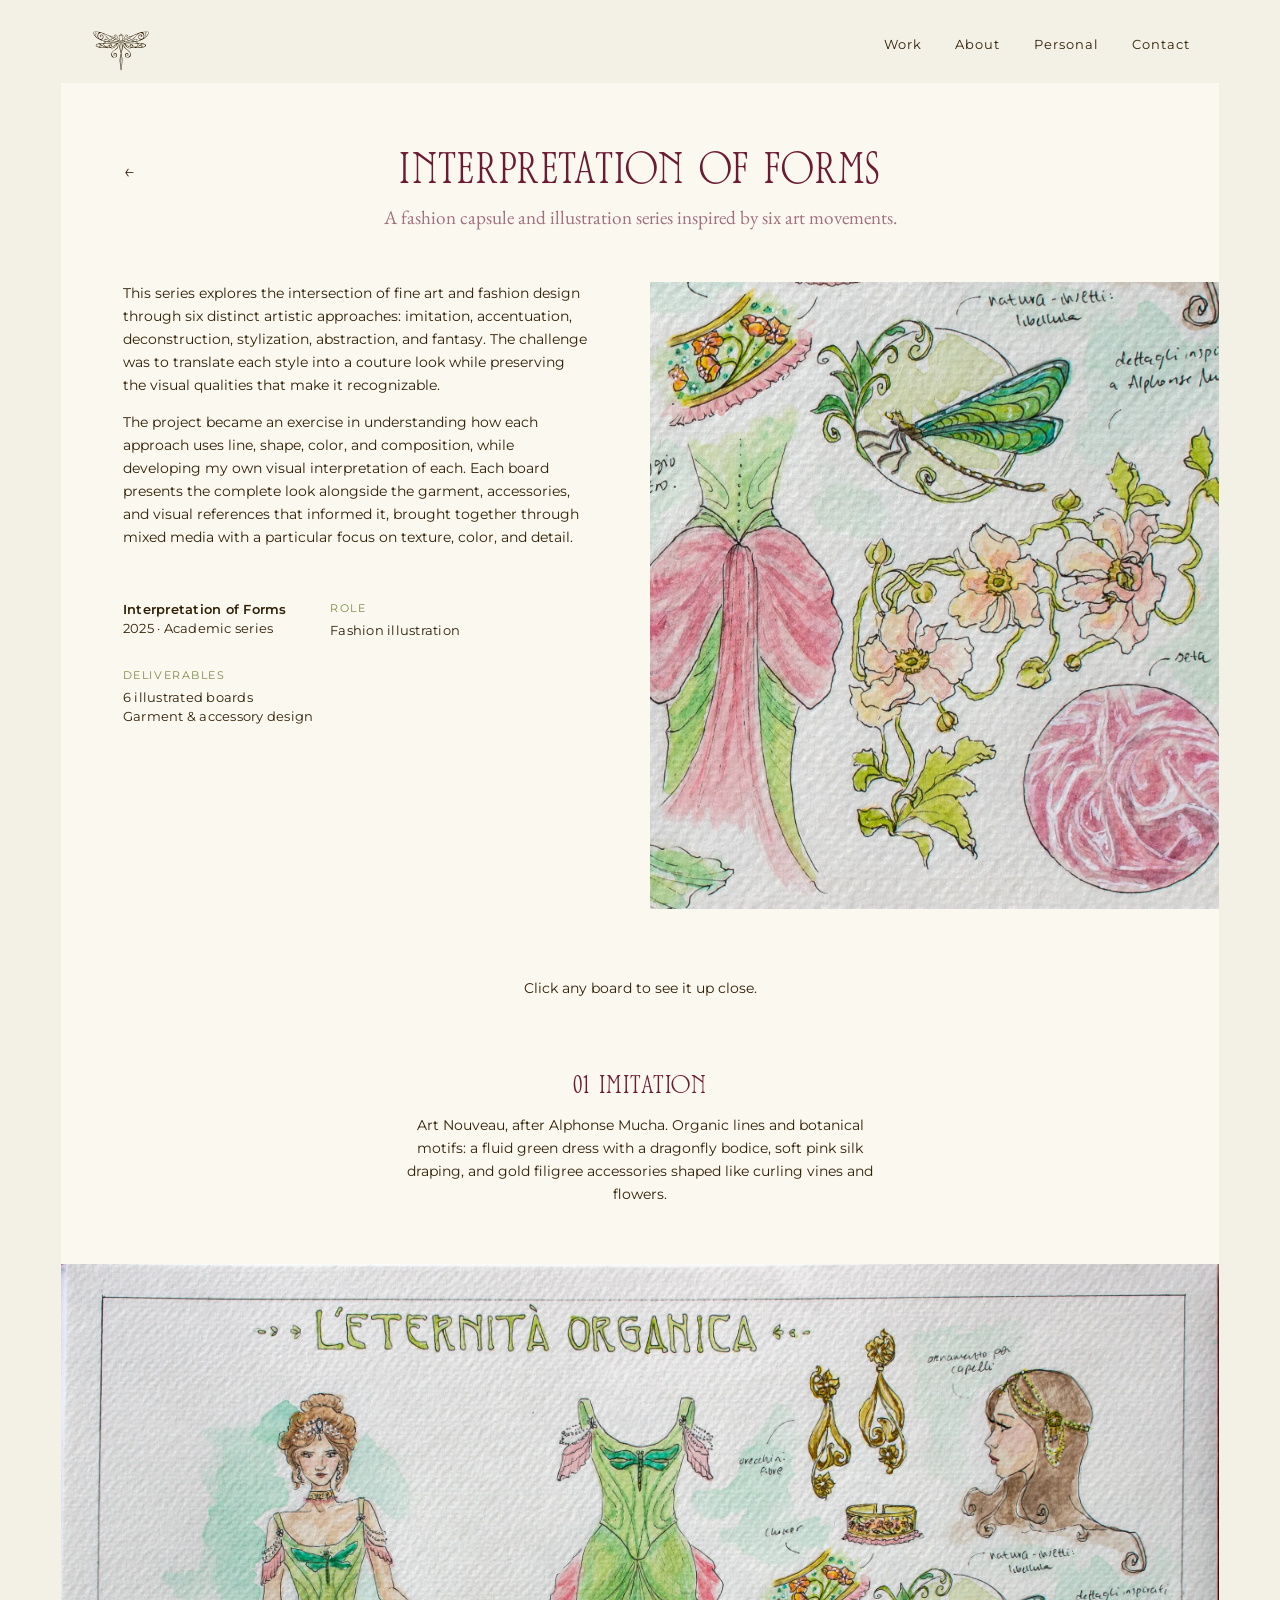
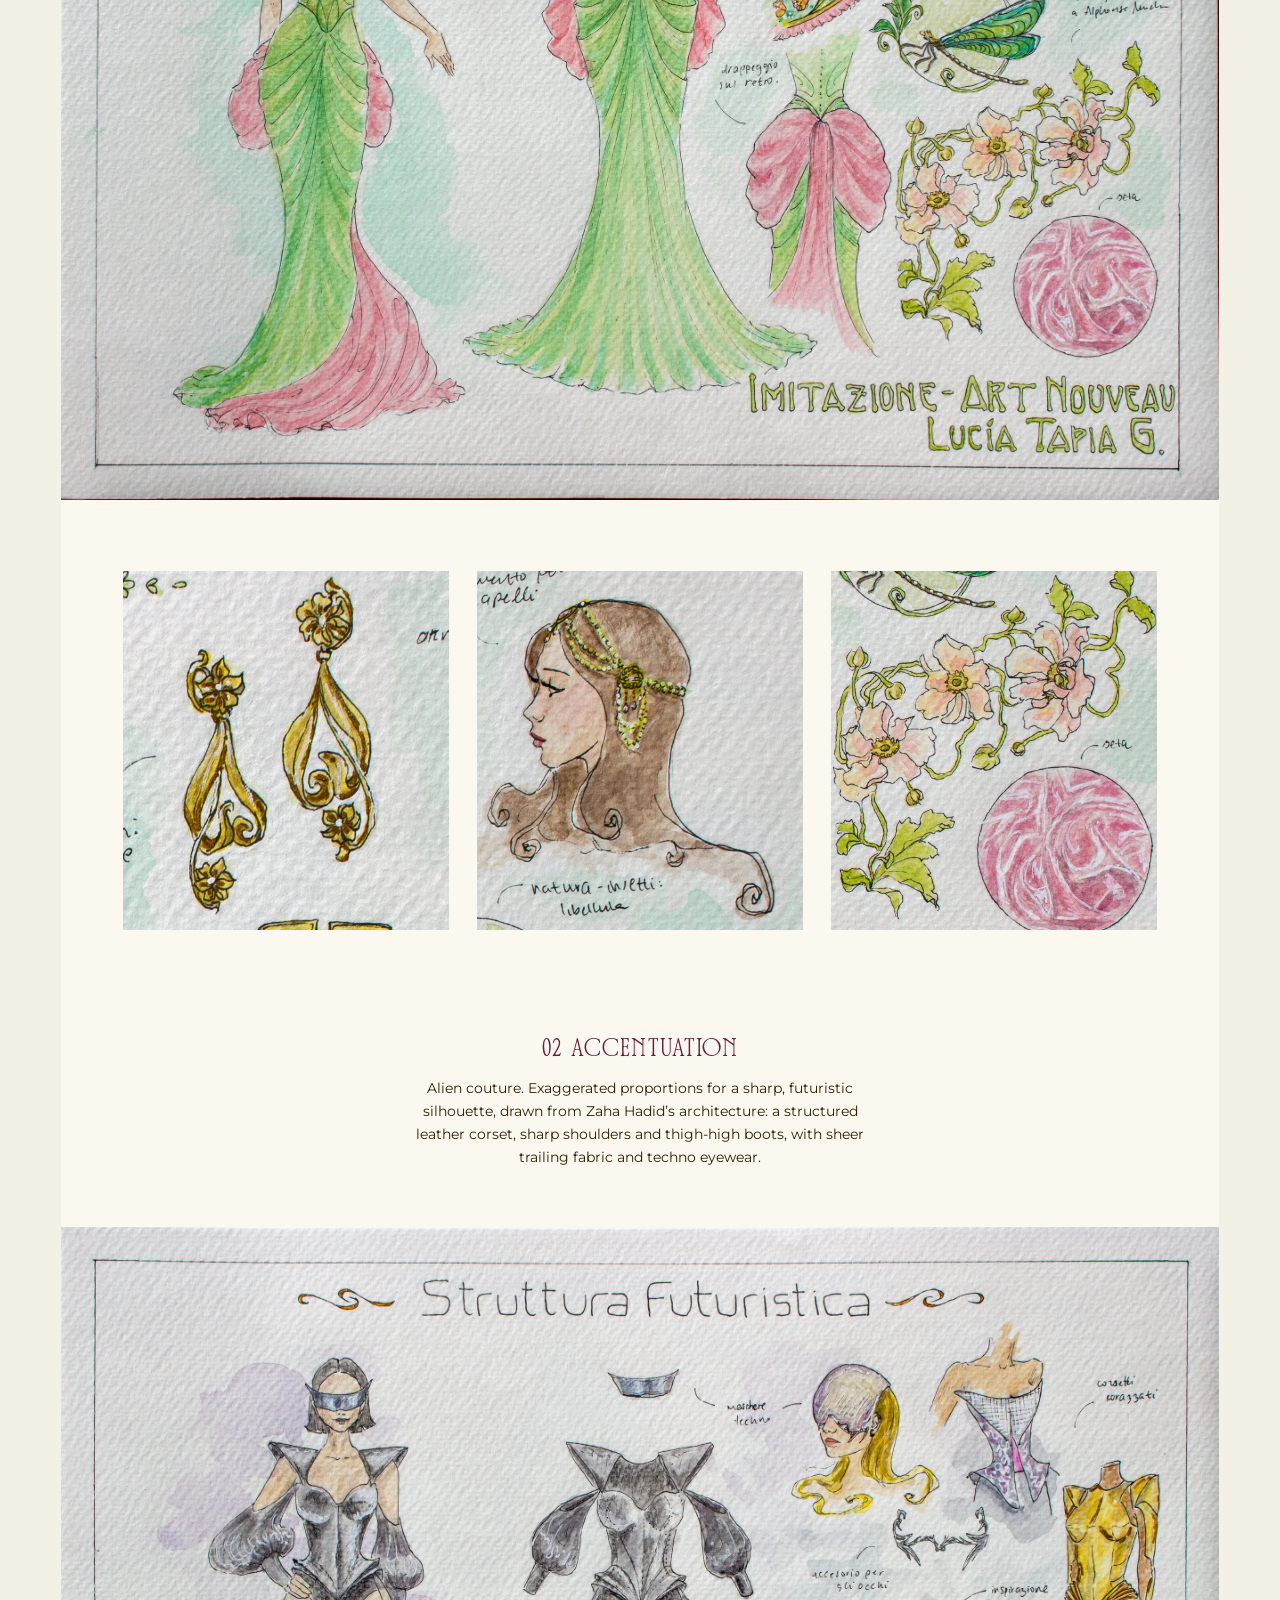
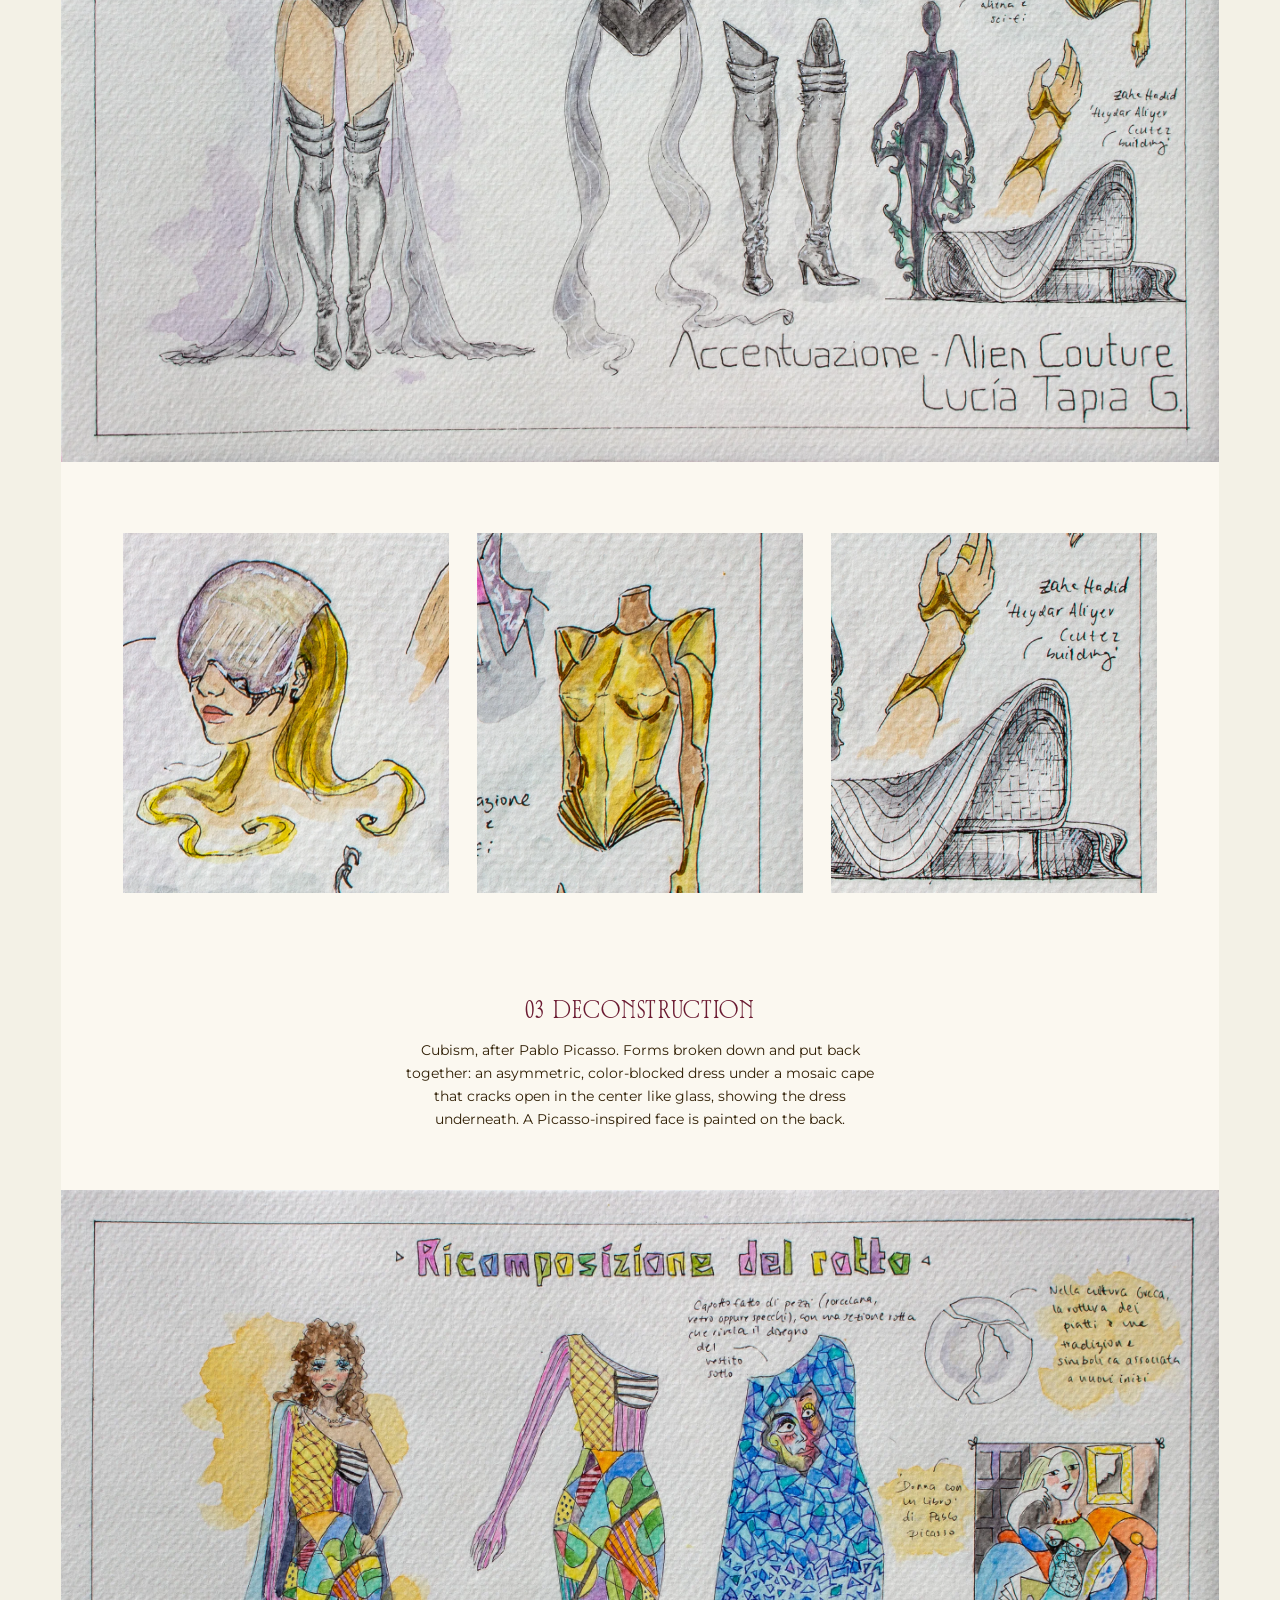
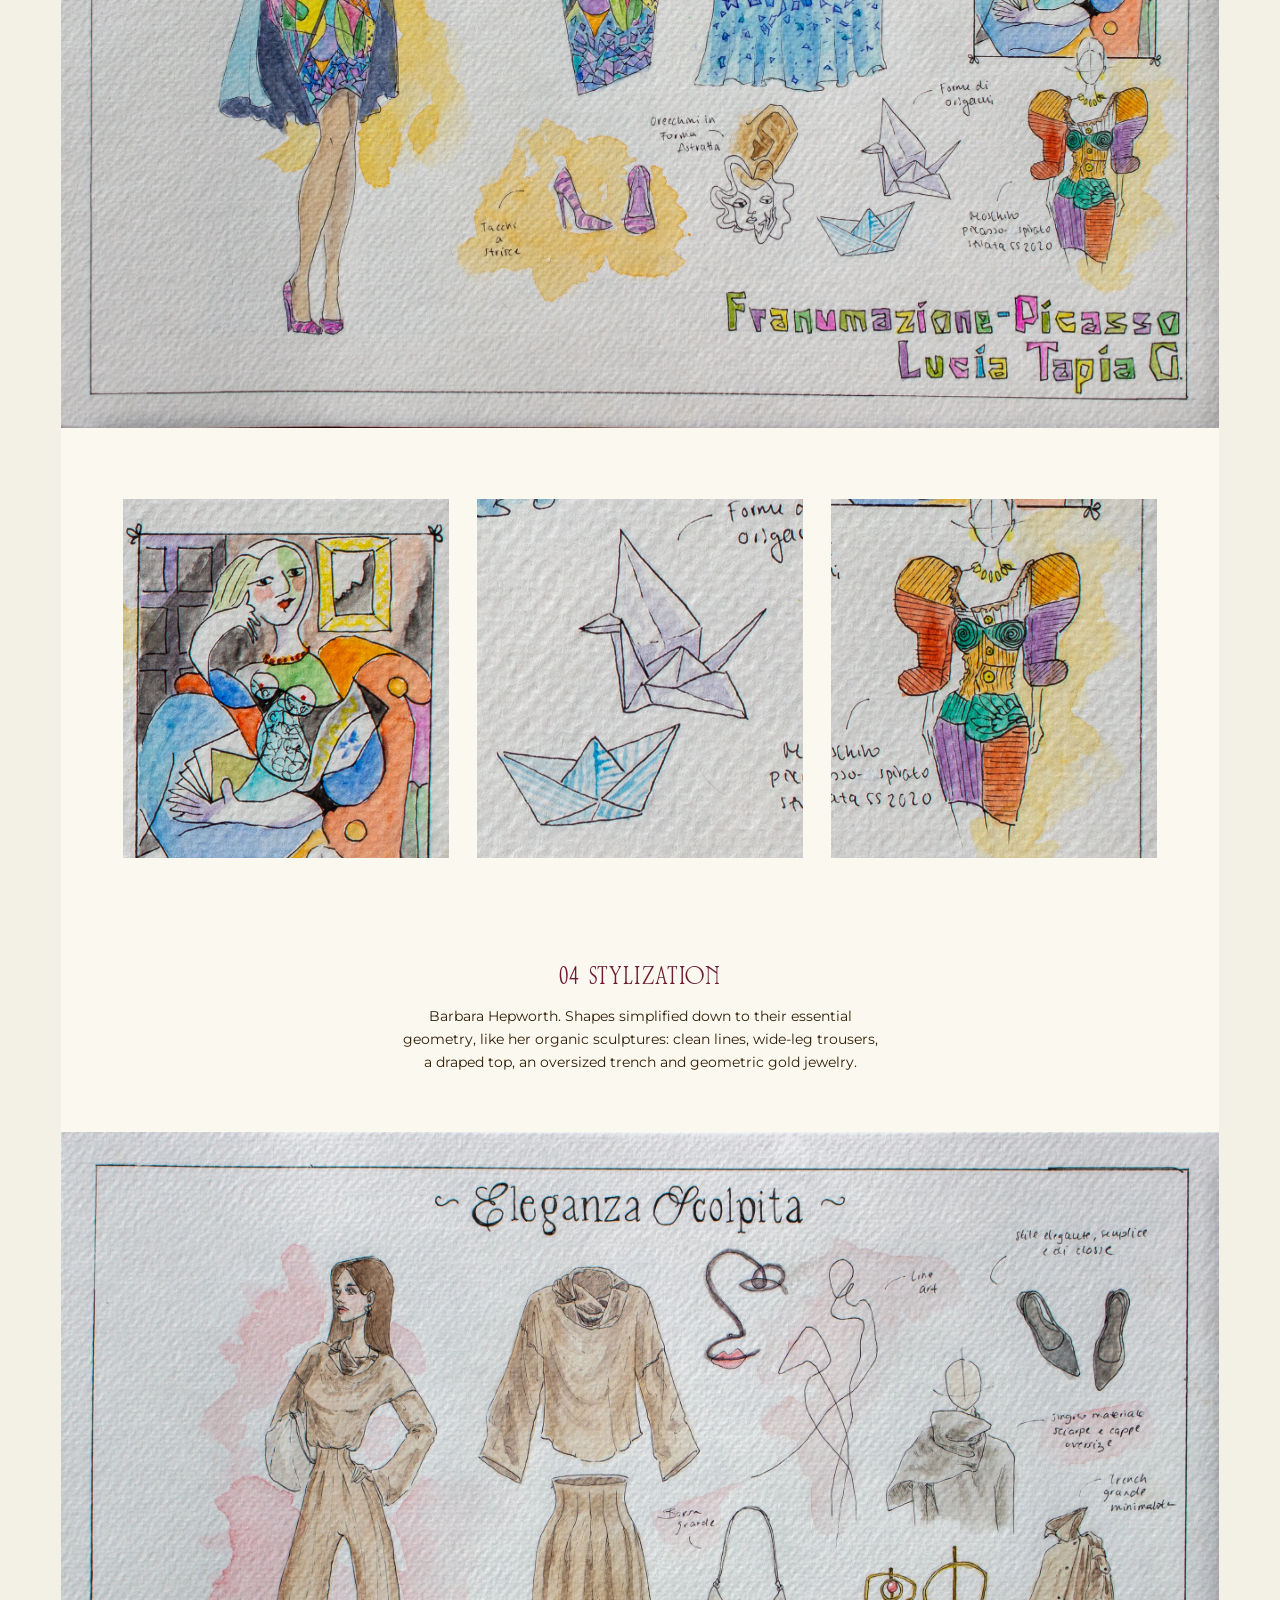
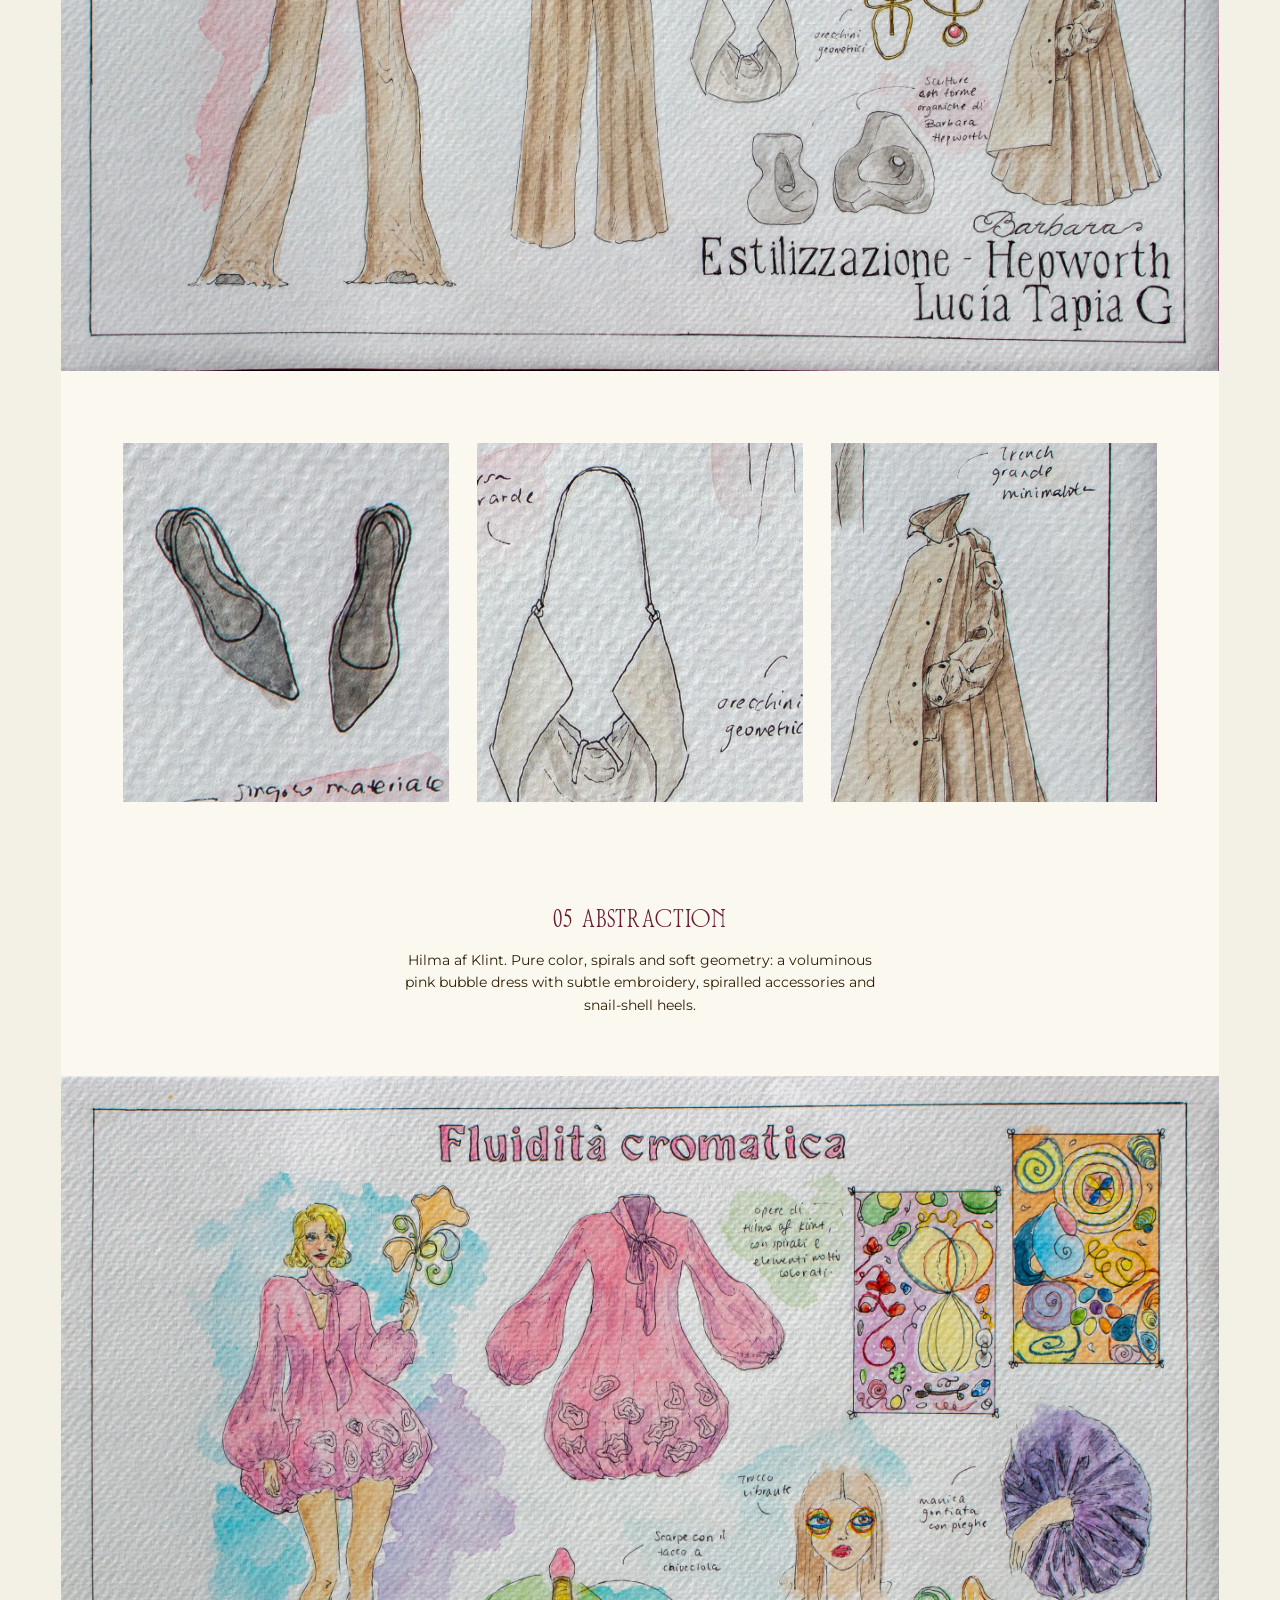
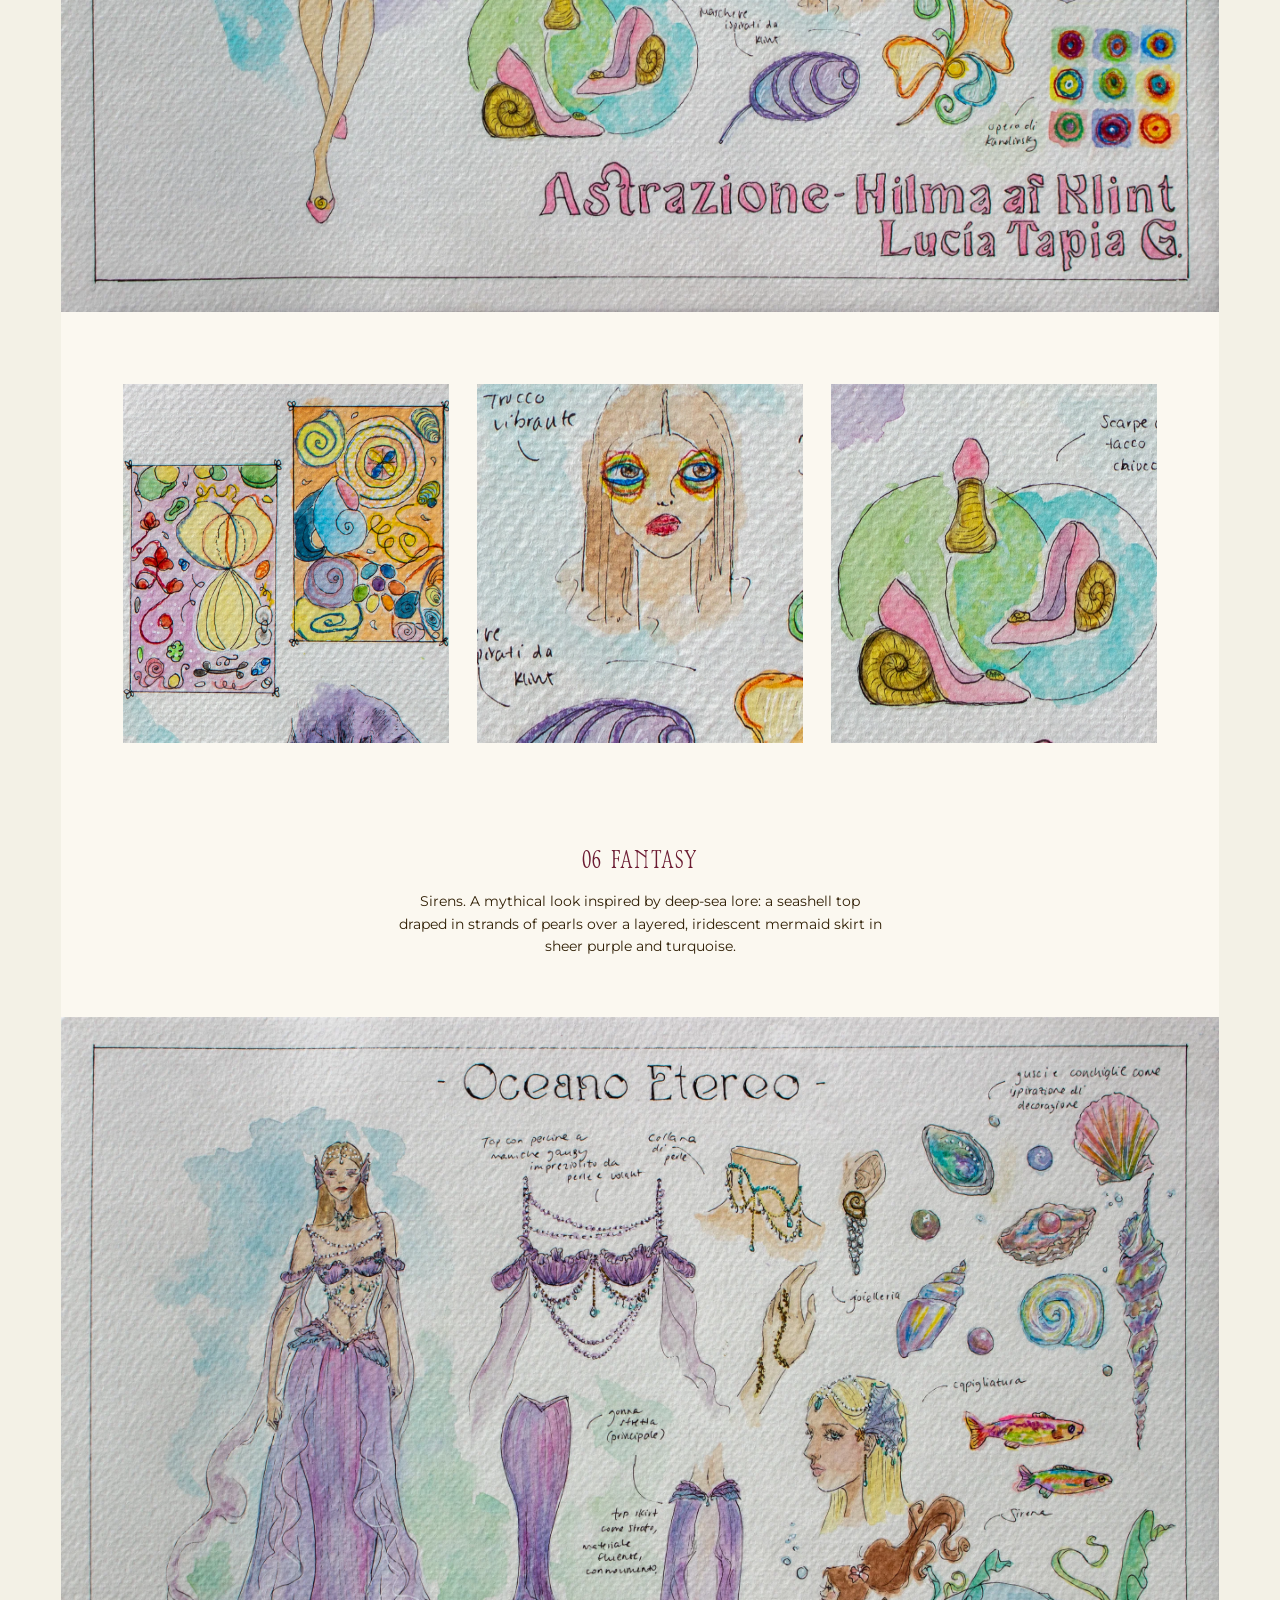
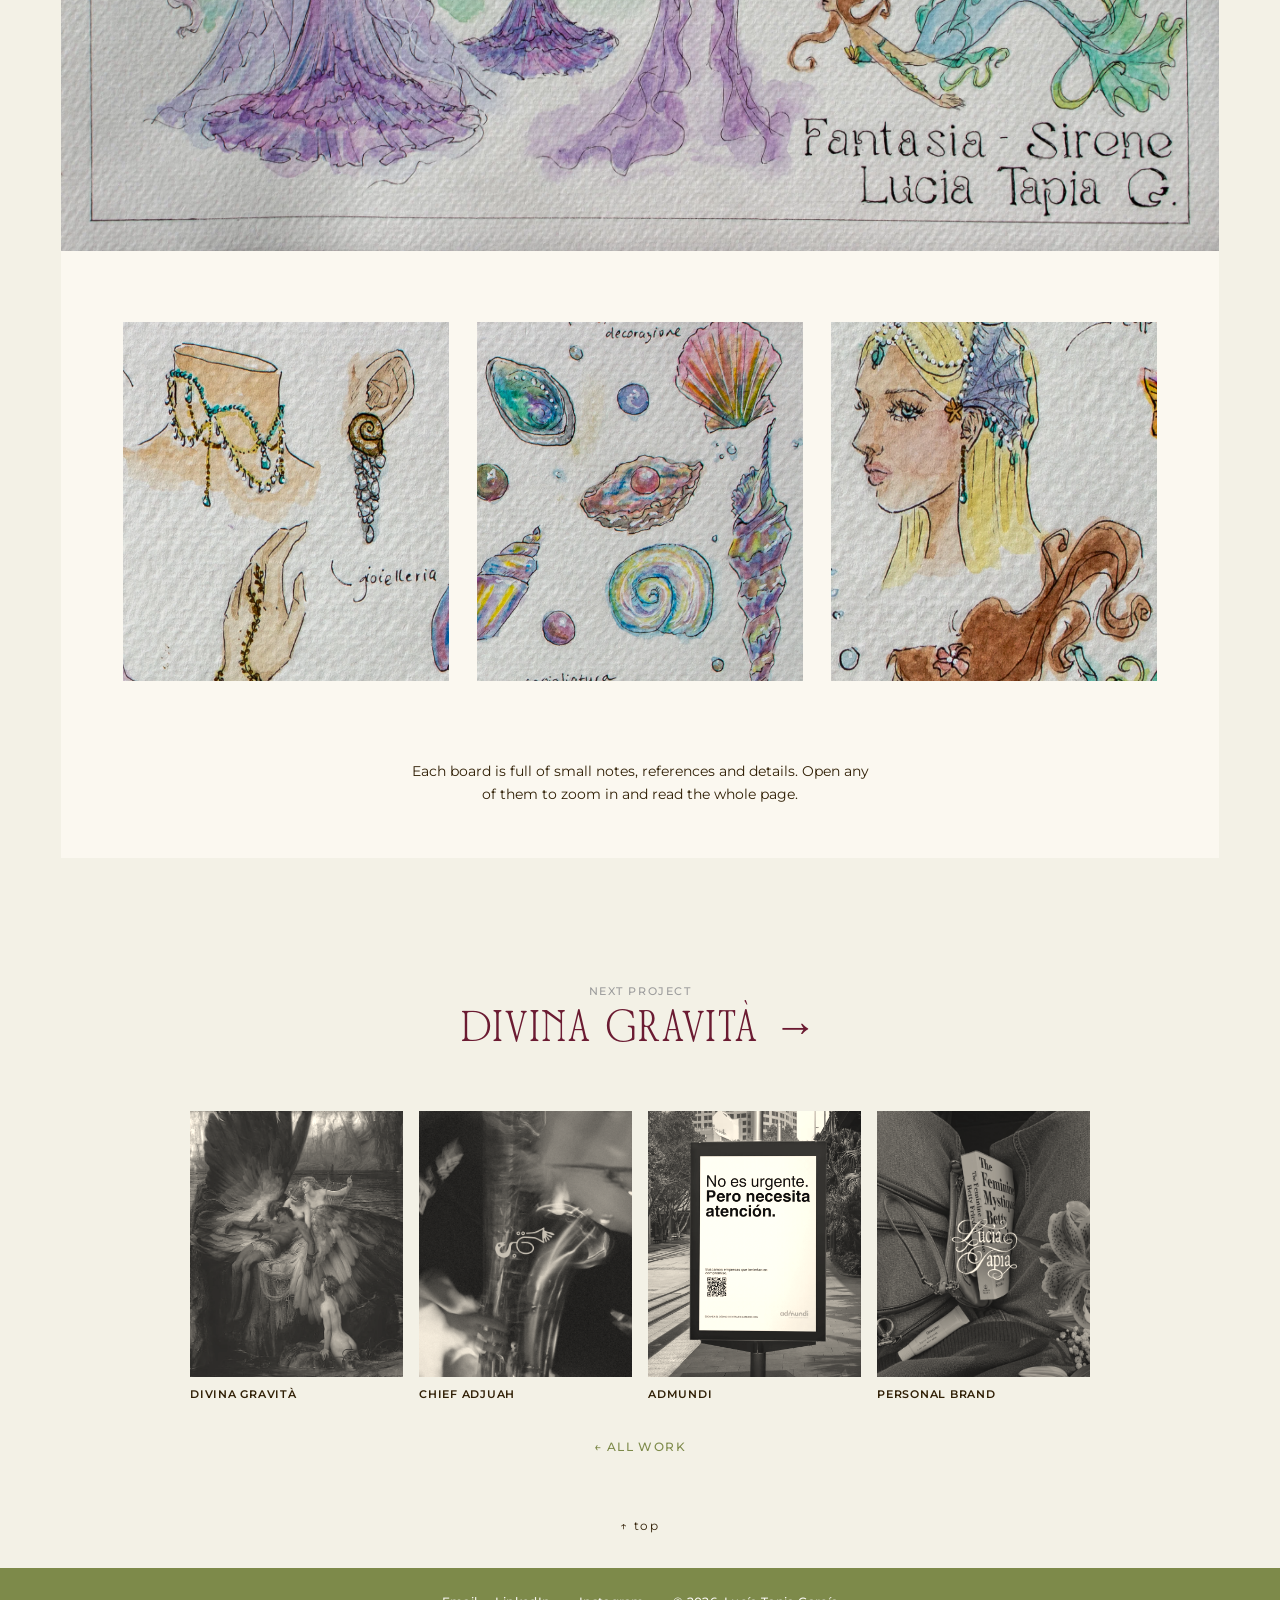
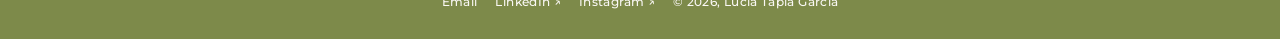
<file: work/eight-movements.html>
<!doctype html>
<html lang="en">
<head>
  <meta charset="utf-8">
  <meta name="viewport" content="width=device-width, initial-scale=1">
  <link rel="icon" href="../assets/img/favicon.svg" type="image/svg+xml">
  <link rel="icon" href="../assets/img/favicon-32.png" type="image/png" sizes="32x32">
  <link rel="apple-touch-icon" href="../assets/img/apple-touch-icon.png">
  <title>Interpretation of Forms — Lucía Tapia</title>
  <meta name="description" content="This series explores the intersection of fine art and fashion design through six distinct artistic approaches: imitation, accentuation, deconstruction">
  <link rel="stylesheet" href="../assets/css/style.css?v=11092000">
</head>
<body class="page-project">

  <header class="nav" data-nav>
    <a class="nav__logo" href="../index.html" aria-label="Lucía Tapia — home"><span class="logo-mark"></span></a>
    <nav class="nav__links" aria-label="Main">
      <a href="../work.html" data-i18n="nav.work" aria-current="page">Work</a>
      <a href="../about.html" data-i18n="nav.about">About</a>
      <a href="../archive.html" data-i18n="nav.archive">Personal</a>
      <a href="../contact.html" data-i18n="nav.contact">Contact</a>
    </nav>
  </header>

  <main class="pj" id="top">
    <div class="pj__sheet">
    <header class="pj__head"><a class="pj__arrow" href="../work.html" aria-label="Back to all work">←</a><div><h1 class="pj__title">Interpretation of Forms</h1><p class="pj__one">A fashion capsule and illustration series inspired by six art movements.</p></div></header>
    <section class="pj__row pj__row--pair pj__row--text"><div class="pj__intro"><div class="pj__lead"><p>This series explores the intersection of fine art and fashion design through six distinct artistic approaches: imitation, accentuation, deconstruction, stylization, abstraction, and fantasy. The challenge was to translate each style into a couture look while preserving the visual qualities that make it recognizable.</p><p>The project became an exercise in understanding how each approach uses line, shape, color, and composition, while developing my own visual interpretation of each. Each board presents the complete look alongside the garment, accessories, and visual references that informed it, brought together through mixed media with a particular focus on texture, color, and detail.</p></div><div class="pj__meta"><div class="pj__meta-col pj__meta-col--name"><p>Interpretation of Forms</p><p>2025 · Academic series</p></div><div class="pj__meta-col"><p class="pj__meta-k">Role</p><p class="pj__meta-v">Fashion illustration</p></div><div class="pj__meta-col"><p class="pj__meta-k">Deliverables</p><p class="pj__meta-v">6 illustrated boards<br>Garment &amp; accessory design</p></div></div></div><figure class="pj__frame pj__frame--cover " data-zoom><img src="../assets/img/work/eight-movements/detail-1.webp?v=10051010" alt="" width="1627" height="1569" loading="lazy"></figure></section>
    <section class="pj__row pj__center"><p>Click any board to see it up close.</p></section>
    <section class="pj__row pj__txt pj__chapter"><h2 class="pj__label">01  Imitation</h2><div class="pj__body"><p>Art Nouveau, after Alphonse Mucha. Organic lines and botanical motifs: a fluid green dress with a dragonfly bodice, soft pink silk draping, and gold filigree accessories shaped like curling vines and flowers.</p></div></section>
    <section class="pj__row pj__row--full"><figure class="pj__frame pj__frame--cover " style="aspect-ratio:2600/1877" data-zoom><img src="../assets/img/work/eight-movements/board-1.webp?v=10051010" alt="" width="2600" height="1877" loading="lazy" data-full="../assets/img/work/eight-movements/board-1-full.webp?v=10051010"></figure></section>
    <section class="pj__row pj__gallery pj__gallery--3"><figure class="pj__frame pj__frame--cover " data-zoom><img src="../assets/img/work/eight-movements/d1-1.webp?v=10051010" alt="" width="1000" height="1102" loading="lazy"></figure><figure class="pj__frame pj__frame--cover " data-zoom><img src="../assets/img/work/eight-movements/d1-2.webp?v=10051010" alt="" width="1000" height="1102" loading="lazy"></figure><figure class="pj__frame pj__frame--cover " data-zoom><img src="../assets/img/work/eight-movements/d1-3.webp?v=10051010" alt="" width="1000" height="1102" loading="lazy"></figure></section>
    <section class="pj__row pj__txt pj__chapter"><h2 class="pj__label">02  Accentuation</h2><div class="pj__body"><p>Alien couture. Exaggerated proportions for a sharp, futuristic silhouette, drawn from Zaha Hadid’s architecture: a structured leather corset, sharp shoulders and thigh-high boots, with sheer trailing fabric and techno eyewear.</p></div></section>
    <section class="pj__row pj__row--full"><figure class="pj__frame pj__frame--cover " style="aspect-ratio:2600/1877" data-zoom><img src="../assets/img/work/eight-movements/board-2.webp?v=10051010" alt="" width="2600" height="1877" loading="lazy" data-full="../assets/img/work/eight-movements/board-2-full.webp?v=10051010"></figure></section>
    <section class="pj__row pj__gallery pj__gallery--3"><figure class="pj__frame pj__frame--cover " data-zoom><img src="../assets/img/work/eight-movements/d2-1.webp?v=10051010" alt="" width="1000" height="1102" loading="lazy"></figure><figure class="pj__frame pj__frame--cover " data-zoom><img src="../assets/img/work/eight-movements/d2-2.webp?v=10051010" alt="" width="1000" height="1102" loading="lazy"></figure><figure class="pj__frame pj__frame--cover " data-zoom><img src="../assets/img/work/eight-movements/d2-3.webp?v=10051010" alt="" width="1000" height="1102" loading="lazy"></figure></section>
    <section class="pj__row pj__txt pj__chapter"><h2 class="pj__label">03  Deconstruction</h2><div class="pj__body"><p>Cubism, after Pablo Picasso. Forms broken down and put back together: an asymmetric, color-blocked dress under a mosaic cape that cracks open in the center like glass, showing the dress underneath. A Picasso-inspired face is painted on the back.</p></div></section>
    <section class="pj__row pj__row--full"><figure class="pj__frame pj__frame--cover " style="aspect-ratio:2600/1883" data-zoom><img src="../assets/img/work/eight-movements/board-3.webp?v=10051010" alt="" width="2600" height="1883" loading="lazy" data-full="../assets/img/work/eight-movements/board-3-full.webp?v=10051010"></figure></section>
    <section class="pj__row pj__gallery pj__gallery--3"><figure class="pj__frame pj__frame--cover " data-zoom><img src="../assets/img/work/eight-movements/d3-1.webp?v=10051010" alt="" width="1000" height="1102" loading="lazy"></figure><figure class="pj__frame pj__frame--cover " data-zoom><img src="../assets/img/work/eight-movements/d3-2.webp?v=10051010" alt="" width="1000" height="1102" loading="lazy"></figure><figure class="pj__frame pj__frame--cover " data-zoom><img src="../assets/img/work/eight-movements/d3-3.webp?v=10051010" alt="" width="1000" height="1102" loading="lazy"></figure></section>
    <section class="pj__row pj__txt pj__chapter"><h2 class="pj__label">04  Stylization</h2><div class="pj__body"><p>Barbara Hepworth. Shapes simplified down to their essential geometry, like her organic sculptures: clean lines, wide-leg trousers, a draped top, an oversized trench and geometric gold jewelry.</p></div></section>
    <section class="pj__row pj__row--full"><figure class="pj__frame pj__frame--cover " style="aspect-ratio:2600/1886" data-zoom><img src="../assets/img/work/eight-movements/board-4.webp?v=10051010" alt="" width="2600" height="1886" loading="lazy" data-full="../assets/img/work/eight-movements/board-4-full.webp?v=10051010"></figure></section>
    <section class="pj__row pj__gallery pj__gallery--3"><figure class="pj__frame pj__frame--cover " data-zoom><img src="../assets/img/work/eight-movements/d4-1.webp?v=10051010" alt="" width="1000" height="1102" loading="lazy"></figure><figure class="pj__frame pj__frame--cover " data-zoom><img src="../assets/img/work/eight-movements/d4-2.webp?v=10051010" alt="" width="1000" height="1102" loading="lazy"></figure><figure class="pj__frame pj__frame--cover " data-zoom><img src="../assets/img/work/eight-movements/d4-3.webp?v=10051010" alt="" width="1000" height="1102" loading="lazy"></figure></section>
    <section class="pj__row pj__txt pj__chapter"><h2 class="pj__label">05  Abstraction</h2><div class="pj__body"><p>Hilma af Klint. Pure color, spirals and soft geometry: a voluminous pink bubble dress with subtle embroidery, spiralled accessories and snail-shell heels.</p></div></section>
    <section class="pj__row pj__row--full"><figure class="pj__frame pj__frame--cover " style="aspect-ratio:2600/1880" data-zoom><img src="../assets/img/work/eight-movements/board-5.webp?v=10051010" alt="" width="2600" height="1880" loading="lazy" data-full="../assets/img/work/eight-movements/board-5-full.webp?v=10051010"></figure></section>
    <section class="pj__row pj__gallery pj__gallery--3"><figure class="pj__frame pj__frame--cover " data-zoom><img src="../assets/img/work/eight-movements/d5-1.webp?v=10051010" alt="" width="1000" height="1102" loading="lazy"></figure><figure class="pj__frame pj__frame--cover " data-zoom><img src="../assets/img/work/eight-movements/d5-2.webp?v=10051010" alt="" width="1000" height="1102" loading="lazy"></figure><figure class="pj__frame pj__frame--cover " data-zoom><img src="../assets/img/work/eight-movements/d5-3.webp?v=10051010" alt="" width="1000" height="1102" loading="lazy"></figure></section>
    <section class="pj__row pj__txt pj__chapter"><h2 class="pj__label">06  Fantasy</h2><div class="pj__body"><p>Sirens. A mythical look inspired by deep-sea lore: a seashell top draped in strands of pearls over a layered, iridescent mermaid skirt in sheer purple and turquoise.</p></div></section>
    <section class="pj__row pj__row--full"><figure class="pj__frame pj__frame--cover " style="aspect-ratio:2600/1874" data-zoom><img src="../assets/img/work/eight-movements/board-6.webp?v=10051010" alt="" width="2600" height="1874" loading="lazy" data-full="../assets/img/work/eight-movements/board-6-full.webp?v=10051010"></figure></section>
    <section class="pj__row pj__gallery pj__gallery--3"><figure class="pj__frame pj__frame--cover " data-zoom><img src="../assets/img/work/eight-movements/d6-1.webp?v=10051010" alt="" width="1000" height="1102" loading="lazy"></figure><figure class="pj__frame pj__frame--cover " data-zoom><img src="../assets/img/work/eight-movements/d6-2.webp?v=10051010" alt="" width="1000" height="1102" loading="lazy"></figure><figure class="pj__frame pj__frame--cover " data-zoom><img src="../assets/img/work/eight-movements/d6-3.webp?v=10051010" alt="" width="1000" height="1102" loading="lazy"></figure></section>
    <section class="pj__row pj__center"><p>Each board is full of small notes, references and details. Open any of them to zoom in and read the whole page.</p></section>
    </div>
    <section class="pj__end"><a class="pj__next" href="draper.html"><span class="pj__next-k">Next project</span><span class="pj__next-v">Divina Gravità →</span></a><div class="pj__more"><a class="pj__more-card" href="draper.html"><figure><img src="../assets/img/work/draper.webp" alt="" loading="lazy"></figure><p>Divina Gravità</p></a><a class="pj__more-card" href="adjuah.html"><figure><img src="../assets/img/work/adjuah.webp" alt="" loading="lazy"></figure><p>Chief Adjuah</p></a><a class="pj__more-card" href="admundi.html"><figure><img src="../assets/img/work/admundi.webp" alt="" loading="lazy"></figure><p>Admundi</p></a><a class="pj__more-card" href="personal-brand.html"><figure><img src="../assets/img/work/personal-brand.webp" alt="" loading="lazy"></figure><p>Personal Brand</p></a></div><a class="pj__back" href="../work.html">← All work</a></section>
  </main>
  <div class="lightbox" data-lightbox hidden role="dialog" aria-modal="true" aria-label="Image viewer">
    <button type="button" class="lb__close" data-lb-close><span data-i18n="lb.close">Close</span> ×</button>
    <button type="button" class="lb__nav lb__prev" data-lb-prev aria-label="Previous">←</button>
    <figure class="lb__stage"><div class="lb__frame"><img class="lb__img" alt="" draggable="false"></div></figure>
    <button type="button" class="lb__nav lb__next" data-lb-next aria-label="Next">→</button>
    <p class="lb__count" data-lb-count></p>
    <div class="lb__strip" data-lb-strip></div>
  </div>

  <footer class="footer wrap">
    <ul class="footer__links">
      <li><a href="mailto:luciatapiaag@gmail.com">Email</a></li>
      <li><a href="https://www.linkedin.com/in/luc%C3%ADa-tapia-garc%C3%ADa-0a97b5249/" target="_blank" rel="noopener">LinkedIn ↗</a></li>
      <li><a href="https://www.instagram.com/by.luciatapia/" target="_blank" rel="noopener">Instagram ↗</a></li>
      <li>© 2026, Lucía Tapia García</li>
    </ul>
    <button type="button" class="to-top" data-to-top aria-label="Back to top"><span aria-hidden="true">↑</span> <span data-i18n="footer.top">top</span></button>
  </footer>

  <script src="../assets/js/main.js?v=11092000"></script>
</body>
</html>
</file>
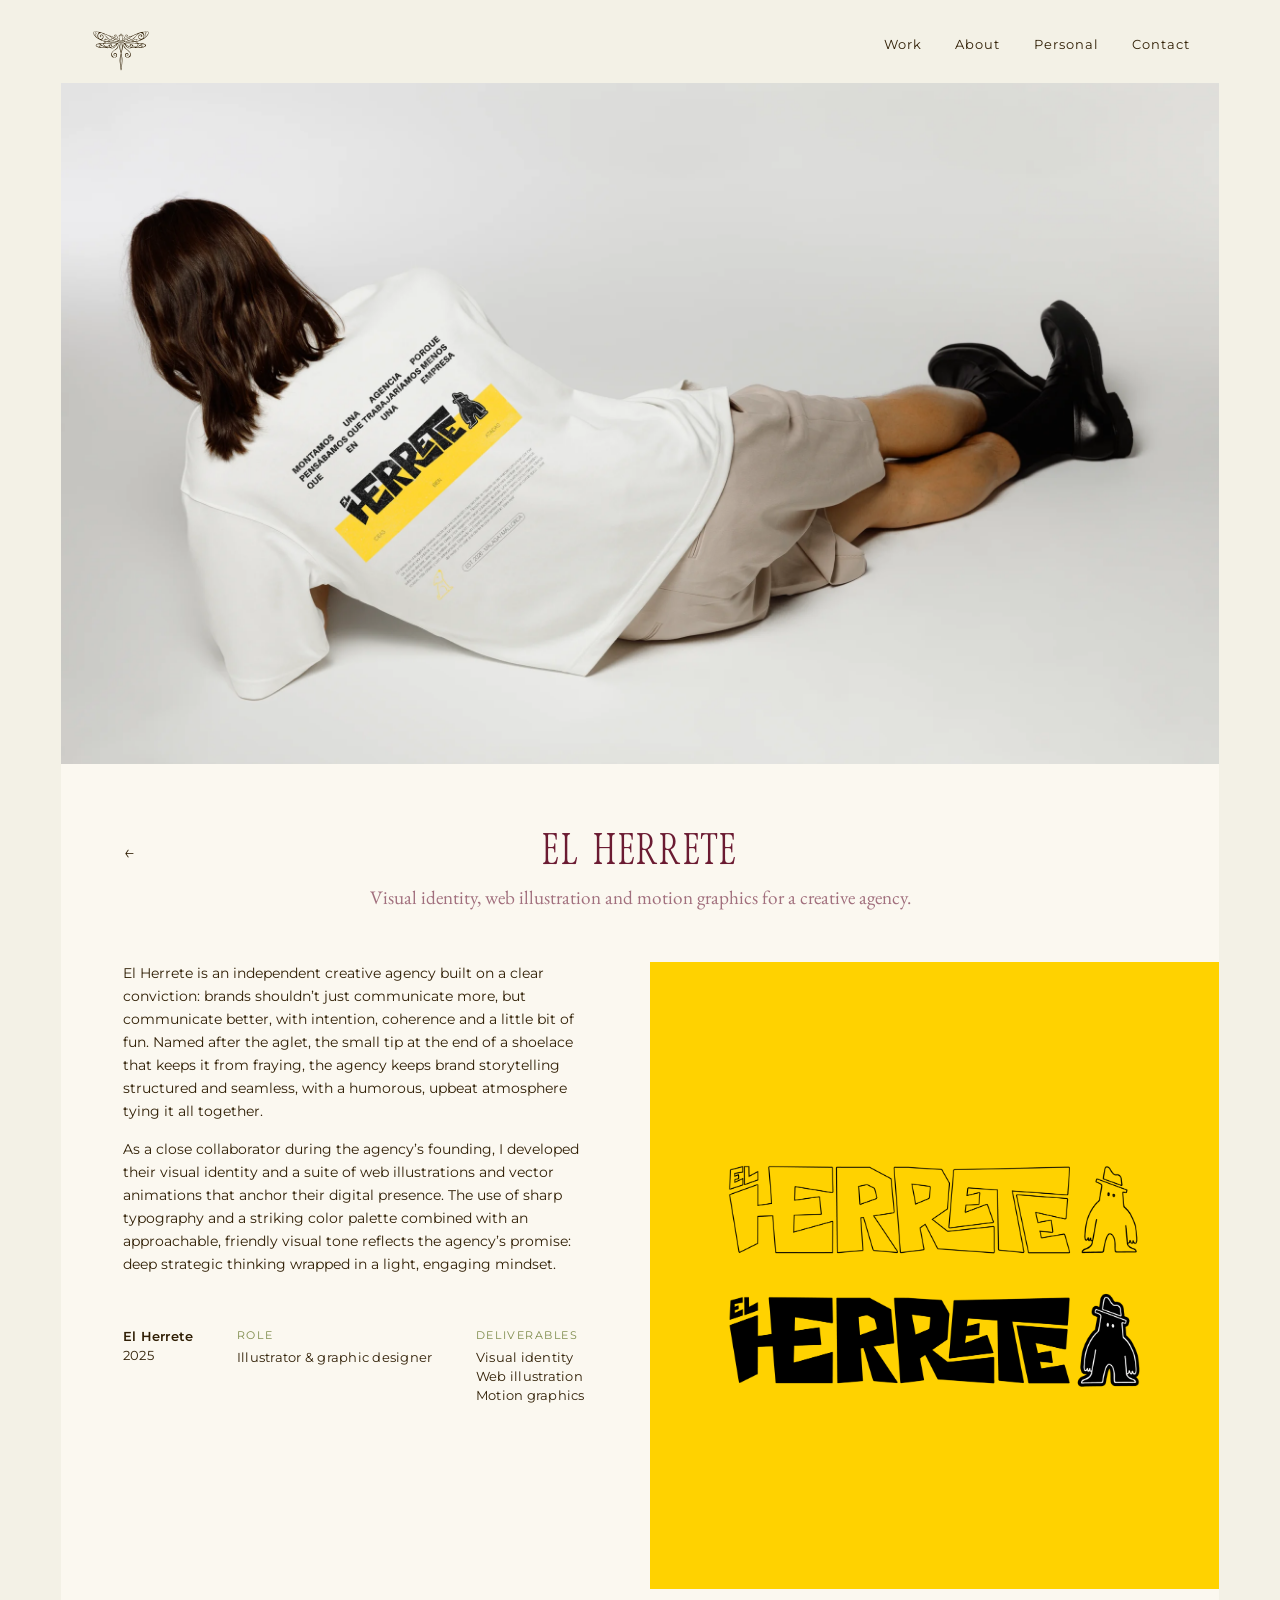
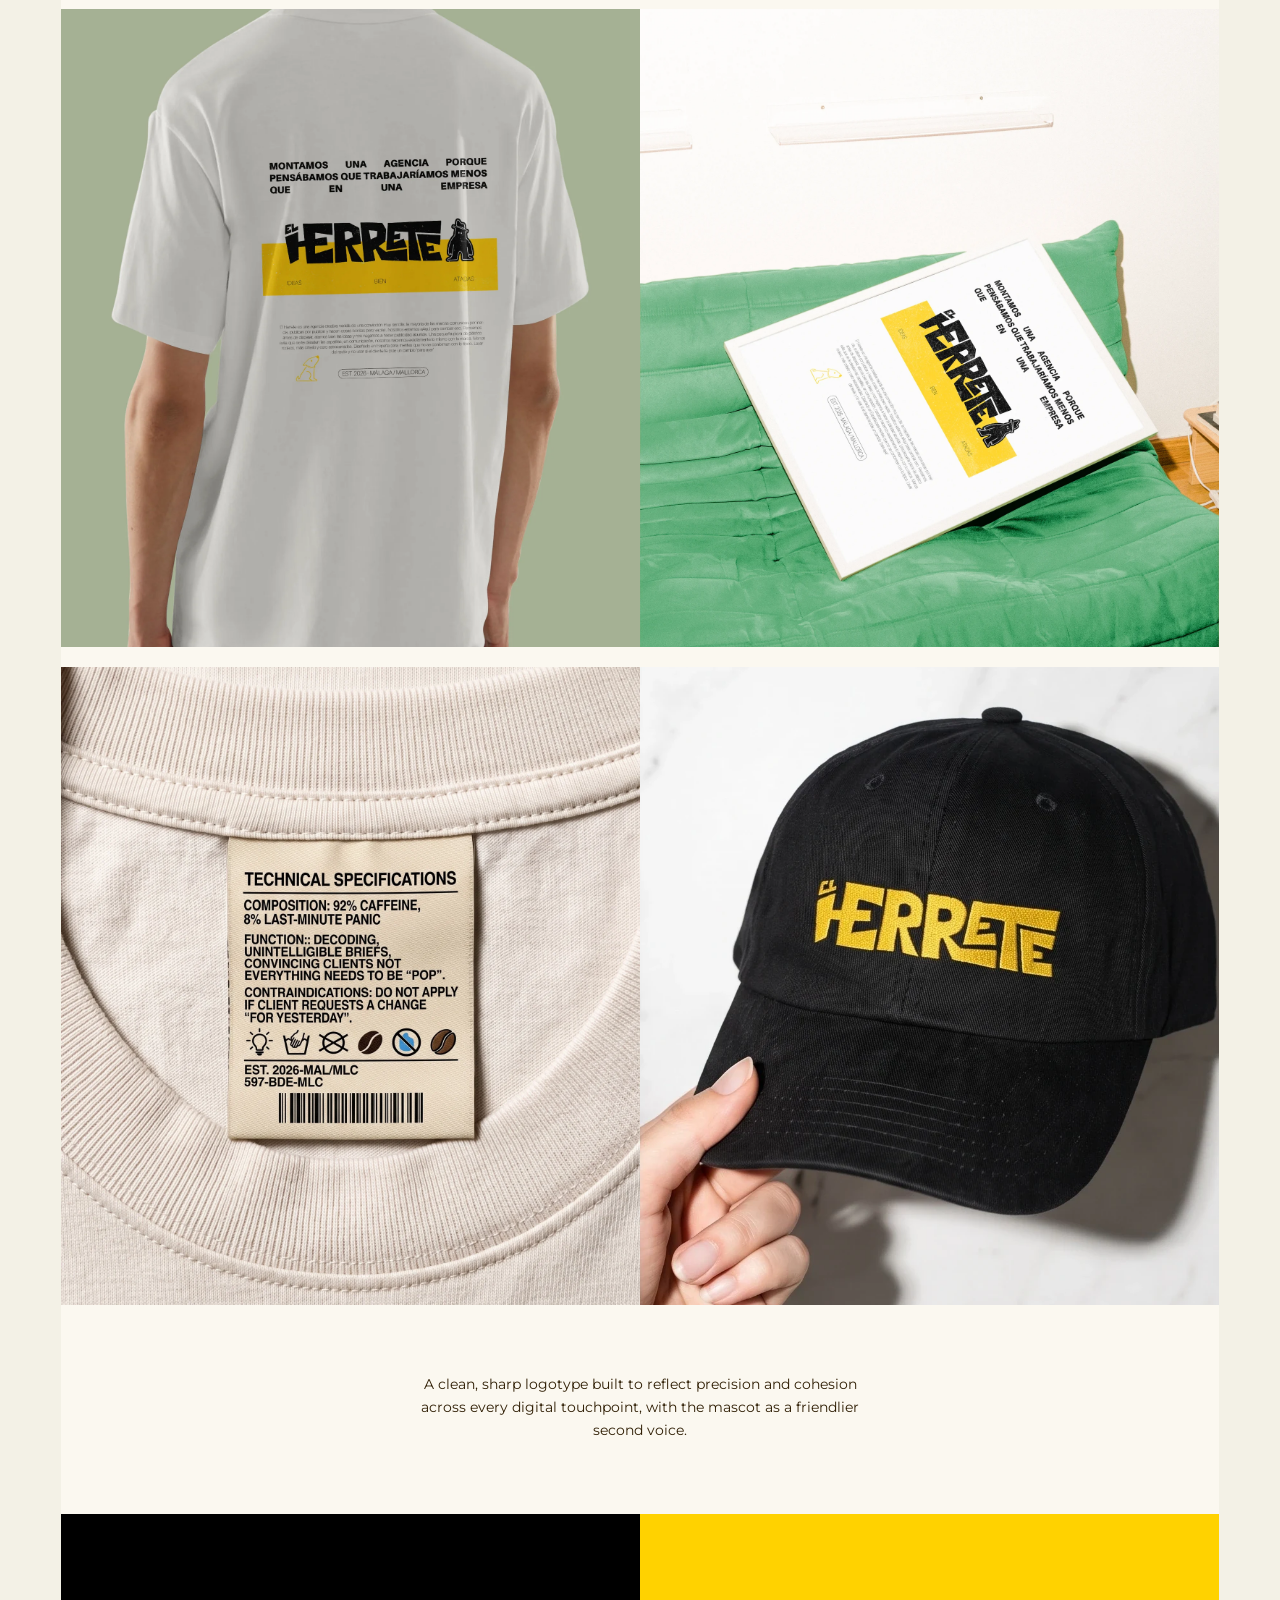
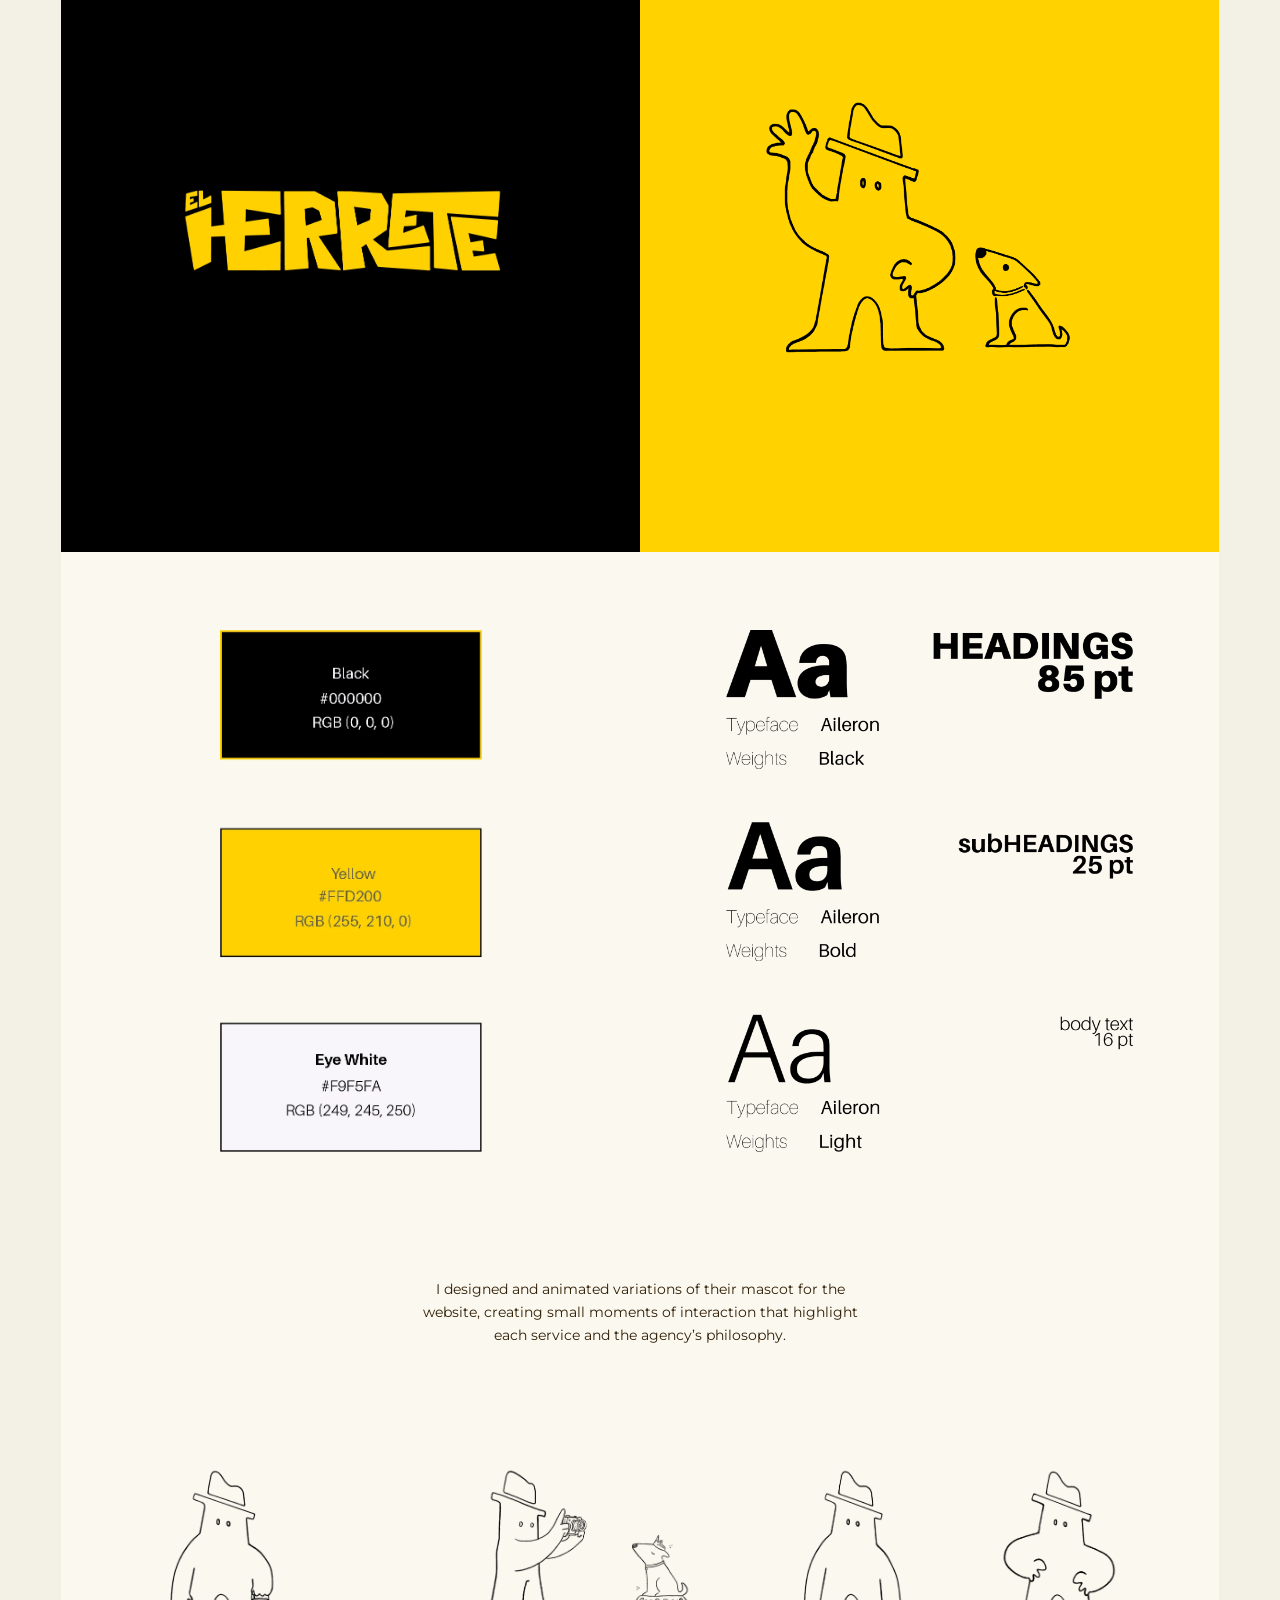
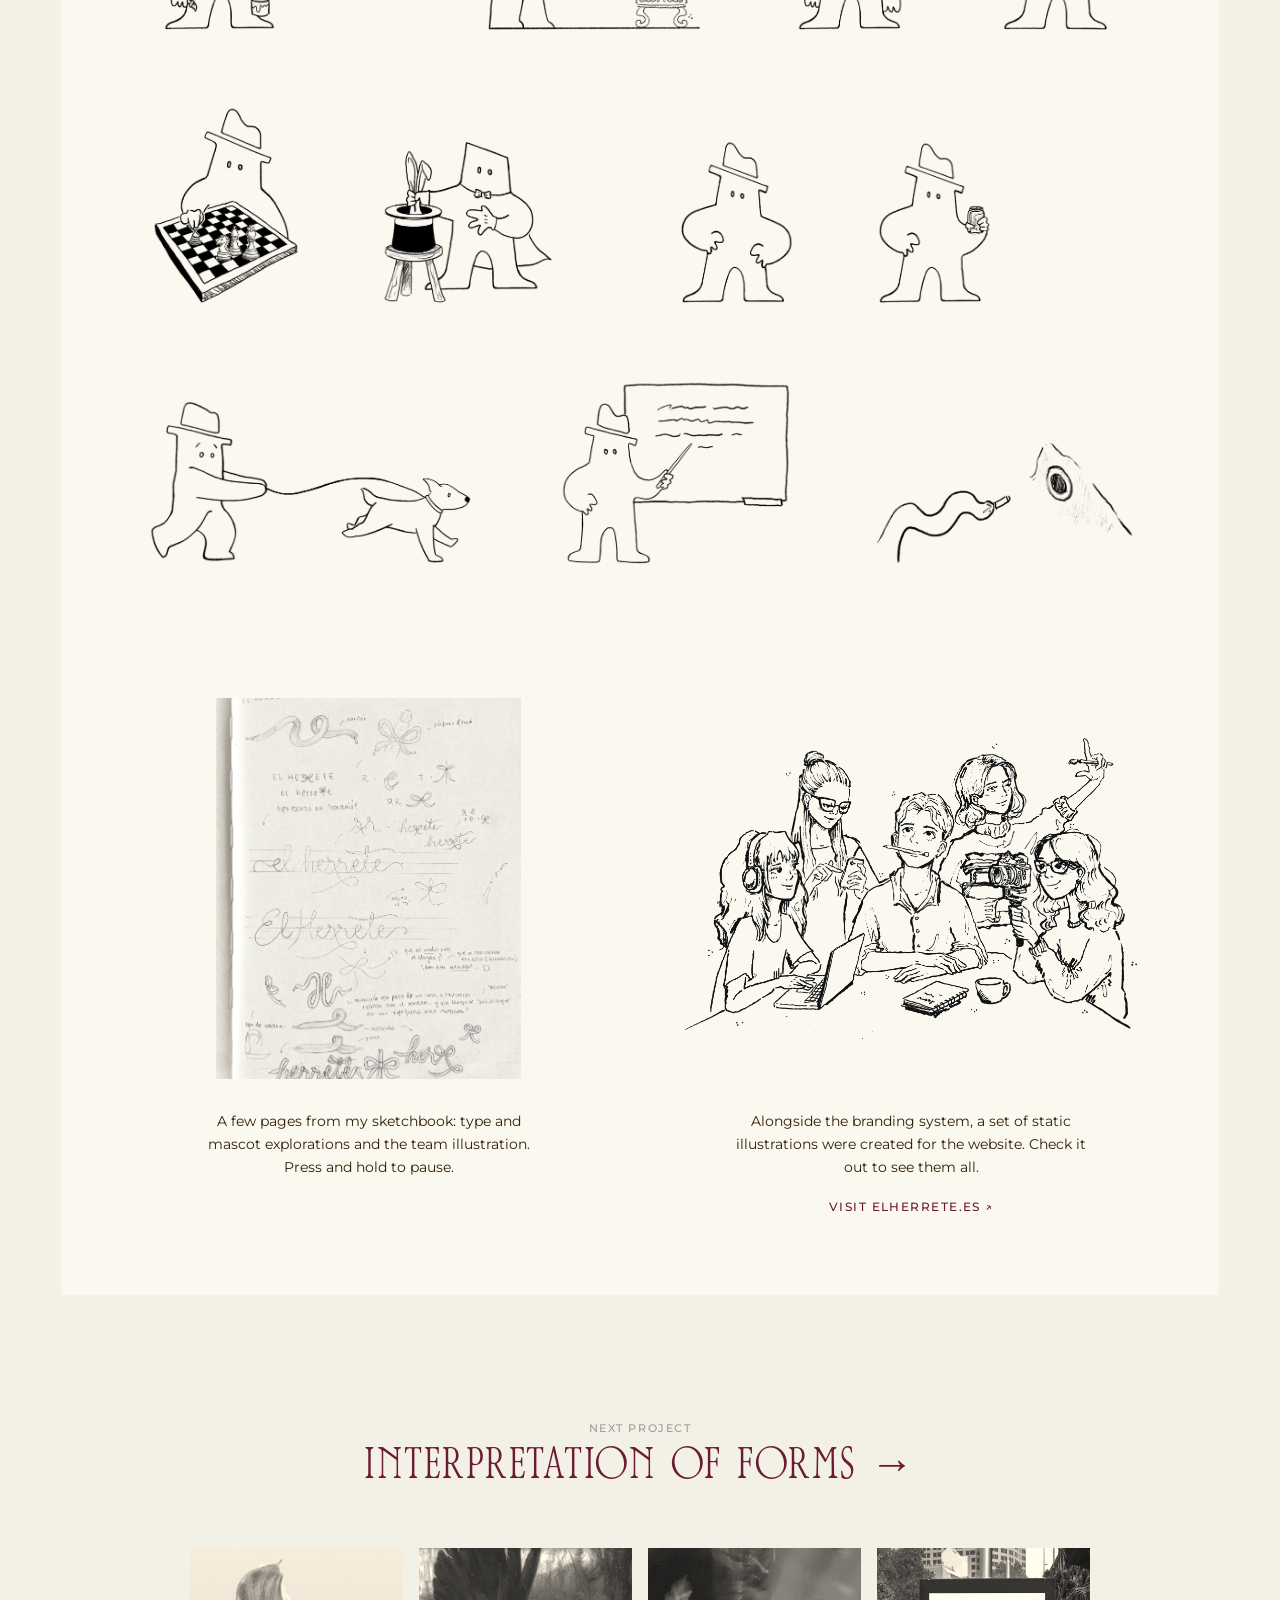
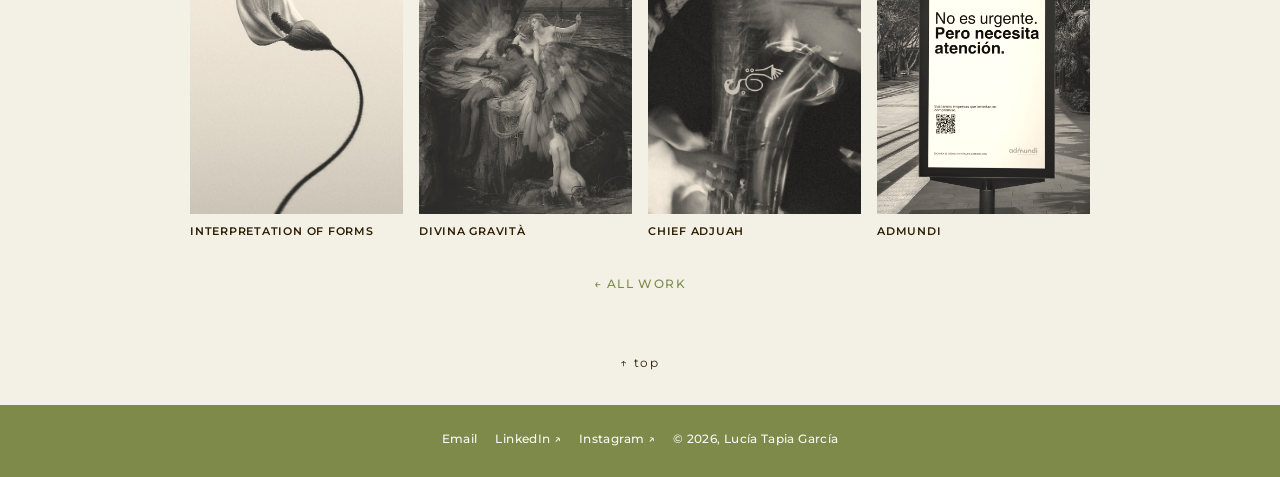
<file: work/el-herrete.html>
<!doctype html>
<html lang="en">
<head>
  <meta charset="utf-8">
  <meta name="viewport" content="width=device-width, initial-scale=1">
  <link rel="icon" href="../assets/img/favicon.svg" type="image/svg+xml">
  <link rel="icon" href="../assets/img/favicon-32.png" type="image/png" sizes="32x32">
  <link rel="apple-touch-icon" href="../assets/img/apple-touch-icon.png">
  <title>El Herrete — Lucía Tapia</title>
  <meta name="description" content="El Herrete is an independent creative agency built on a clear conviction: brands shouldn’t just communicate more, but communicate better, with intenti">
  <link rel="stylesheet" href="../assets/css/style.css?v=11092000">
</head>
<body class="page-project">

  <header class="nav" data-nav>
    <a class="nav__logo" href="../index.html" aria-label="Lucía Tapia — home"><span class="logo-mark"></span></a>
    <nav class="nav__links" aria-label="Main">
      <a href="../work.html" data-i18n="nav.work" aria-current="page">Work</a>
      <a href="../about.html" data-i18n="nav.about">About</a>
      <a href="../archive.html" data-i18n="nav.archive">Personal</a>
      <a href="../contact.html" data-i18n="nav.contact">Contact</a>
    </nav>
  </header>

  <main class="pj" id="top">
    <div class="pj__sheet">
    <section class="pj__cover"><figure class="pj__frame pj__frame--cover "><img src="../assets/img/work/el-herrete/tee.webp?v=10051010" alt="" width="2400" height="1600" loading="lazy"></figure></section>
    <header class="pj__head"><a class="pj__arrow" href="../work.html" aria-label="Back to all work">←</a><div><h1 class="pj__title">El Herrete</h1><p class="pj__one">Visual identity, web illustration and motion graphics for a creative agency.</p></div></header>
    <section class="pj__row pj__row--pair pj__row--text"><div class="pj__intro"><div class="pj__lead"><p>El Herrete is an independent creative agency built on a clear conviction: brands shouldn’t just communicate more, but communicate better, with intention, coherence and a little bit of fun. Named after the aglet, the small tip at the end of a shoelace that keeps it from fraying, the agency keeps brand storytelling structured and seamless, with a humorous, upbeat atmosphere tying it all together.</p><p>As a close collaborator during the agency’s founding, I developed their visual identity and a suite of web illustrations and vector animations that anchor their digital presence. The use of sharp typography and a striking color palette combined with an approachable, friendly visual tone reflects the agency’s promise: deep strategic thinking wrapped in a light, engaging mindset.</p></div><div class="pj__meta"><div class="pj__meta-col pj__meta-col--name"><p>El Herrete</p><p>2025</p></div><div class="pj__meta-col"><p class="pj__meta-k">Role</p><p class="pj__meta-v">Illustrator &amp; graphic designer</p></div><div class="pj__meta-col"><p class="pj__meta-k">Deliverables</p><p class="pj__meta-v">Visual identity<br>Web illustration<br>Motion graphics</p></div></div></div><figure class="pj__frame pj__frame--contain " style="--bg:#FFD200;--pad:12%"><img src="../assets/img/work/el-herrete/logo-mascot.webp?v=10051010" alt="" width="2400" height="1481" loading="lazy"></figure></section>
    <section class="pj__row pj__row--pair"><figure class="pj__frame pj__frame--cover "><img src="../assets/img/work/el-herrete/tee-back-v.webp?v=10051010" alt="" width="1600" height="2000" loading="lazy"></figure><figure class="pj__frame pj__frame--cover "><img src="../assets/img/work/el-herrete/poster.webp?v=10051010" alt="" width="1600" height="2400" loading="lazy"></figure></section>
    <section class="pj__row pj__row--pair"><figure class="pj__frame pj__frame--cover "><img src="../assets/img/work/el-herrete/label.webp?v=10051010" alt="" width="1600" height="1784" loading="lazy"></figure><figure class="pj__frame pj__frame--cover cut " data-cut data-interval="1600"><img class="cut__slide is-on" src="../assets/img/work/el-herrete/cap.webp?v=10051010" alt="" width="905" height="1128" loading="lazy"><img class="cut__slide" src="../assets/img/work/el-herrete/mug.webp?v=10051010" alt="" width="993" height="1125" loading="lazy"></figure></section>
    <section class="pj__row pj__center"><p>A clean, sharp logotype built to reflect precision and cohesion across every digital touchpoint, with the mascot as a friendlier second voice.</p></section>
    <section class="pj__row pj__row--pair"><figure class="pj__frame pj__frame--contain cut " data-cut data-interval="1200" style="--pad:14%"><img class="cut__slide is-on" src="../assets/img/work/el-herrete/logo-1.webp?v=10051010" alt="" width="2022" height="744" loading="lazy" style="background:#000"><img class="cut__slide" src="../assets/img/work/el-herrete/logo-2.webp?v=10051010" alt="" width="2022" height="744" loading="lazy" style="background:#000"><img class="cut__slide" src="../assets/img/work/el-herrete/logo-3.webp?v=10051010" alt="" width="2020" height="742" loading="lazy" style="background:#FFFFFF"><img class="cut__slide" src="../assets/img/work/el-herrete/logo-4.webp?v=10051010" alt="" width="2020" height="743" loading="lazy" style="background:#FFD200"></figure><figure class="pj__frame pj__frame--contain " style="--bg:#FFD200;--pad:16%"><img src="../assets/img/work/el-herrete/mascot.webp?v=10051010" alt="" width="1340" height="1163" loading="lazy"></figure></section>
    <section class="pj__row pj__row--pair"><figure class="pj__frame pj__frame--contain " style="--bg:transparent;--pad:10%"><img src="../assets/img/work/el-herrete/swatches.webp?v=10051010" alt="" width="583" height="1161" loading="lazy"></figure><figure class="pj__frame pj__frame--contain " style="--bg:transparent;--pad:10% 14.8%"><img src="../assets/img/work/el-herrete/type.webp?v=10051010" alt="" width="1402" height="1800" loading="lazy"></figure></section>
    <section class="pj__row pj__center"><p>I designed and animated variations of their mascot for the website, creating small moments of interaction that highlight each service and the agency’s philosophy.</p></section>
    <section class="pj__row anim"><div class="anim__row"><figure class="anim__cell"><img src="../assets/img/work/el-herrete/anim/pintando.webp?v=10051010" alt="" width="480" height="436" style="--w:480;--b:2" loading="lazy"></figure><figure class="anim__cell"><img src="../assets/img/work/el-herrete/anim/fotos.webp?v=10051010" alt="" width="493" height="354" style="--w:493;--b:1" loading="lazy"></figure><figure class="anim__cell"><img src="../assets/img/work/el-herrete/anim/chill.webp?v=10051010" alt="" width="239" height="354" style="--w:239;--b:2" loading="lazy"></figure><figure class="anim__cell"><img src="../assets/img/work/el-herrete/anim/rascar.webp?v=10051010" alt="" width="262" height="351" style="--w:262;--b:1" loading="lazy"></figure></div><div class="anim__row"><figure class="anim__cell"><img src="../assets/img/work/el-herrete/anim/ajedrez.webp?v=10051010" alt="" width="323" height="427" style="--w:323;--b:1" loading="lazy"></figure><figure class="anim__cell"><img src="../assets/img/work/el-herrete/anim/mago.webp?v=10051010" alt="" width="372" height="397" style="--w:372;--b:1" loading="lazy"></figure><figure class="anim__cell"><img src="../assets/img/work/el-herrete/anim/sombrero.webp?v=10051010" alt="" width="347" height="390" style="--w:347;--b:2" loading="lazy"></figure><figure class="anim__cell"><img src="../assets/img/work/el-herrete/anim/bebiendo.webp?v=10051010" alt="" width="546" height="351" style="--w:546;--b:1" loading="lazy"></figure></div><div class="anim__row"><figure class="anim__cell"><img src="../assets/img/work/el-herrete/anim/perro.webp?v=10051010" alt="" width="734" height="395" style="--w:734;--b:27" loading="lazy"></figure><figure class="anim__cell"><img src="../assets/img/work/el-herrete/anim/pizarra.webp?v=10051010" alt="" width="508" height="401" style="--w:508;--b:2" loading="lazy"></figure><figure class="anim__cell"><img src="../assets/img/work/el-herrete/anim/anglet.webp?v=10051010" alt="" width="579" height="306" style="--w:579;--b:1" loading="lazy"></figure></div></section>
    <section class="pj__row pj__duo"><div class="pj__duo-col"><div class="pj__duo-media pj__duo-media--sketch"><figure class="pj__frame pj__frame--cover cut " data-cut data-interval="1800" style="aspect-ratio:4/5"><img class="cut__slide is-on" src="../assets/img/work/el-herrete/sketch-2.webp?v=10051010" alt="" width="1342" height="1800" loading="lazy"><img class="cut__slide" src="../assets/img/work/el-herrete/sketch-3.webp?v=10051010" alt="" width="1265" height="1800" loading="lazy"><img class="cut__slide" src="../assets/img/work/el-herrete/sketch-4.webp?v=10051010" alt="" width="1370" height="1800" loading="lazy" style="object-position:center top"><img class="cut__slide" src="../assets/img/work/el-herrete/sketch-1.webp?v=10051010" alt="" width="1322" height="1800" loading="lazy" style="object-position:center top"></figure></div><div class="pj__duo-txt"><p>A few pages from my sketchbook: type and mascot explorations and the team illustration. Press and hold to pause.</p></div></div><div class="pj__duo-col"><div class="pj__duo-media pj__duo-media--team"><figure class="pj__frame pj__frame--contain " style="--bg:transparent;--pad:0;aspect-ratio:3/2"><img src="../assets/img/work/el-herrete/team.webp?v=10051010" alt="" width="1800" height="1200" loading="lazy"></figure></div><div class="pj__duo-txt"><p>Alongside the branding system, a set of static illustrations were created for the website. Check it out to see them all.</p><p class="pj__link"><a href="https://elherrete.es/" target="_blank" rel="noopener">Visit elherrete.es ↗</a></p></div></div></section>
    </div>
    <section class="pj__end"><a class="pj__next" href="eight-movements.html"><span class="pj__next-k">Next project</span><span class="pj__next-v">Interpretation of Forms →</span></a><div class="pj__more"><a class="pj__more-card" href="eight-movements.html"><figure><img src="../assets/img/work/eight-movements.webp" alt="" loading="lazy"></figure><p>Interpretation of Forms</p></a><a class="pj__more-card" href="draper.html"><figure><img src="../assets/img/work/draper.webp" alt="" loading="lazy"></figure><p>Divina Gravità</p></a><a class="pj__more-card" href="adjuah.html"><figure><img src="../assets/img/work/adjuah.webp" alt="" loading="lazy"></figure><p>Chief Adjuah</p></a><a class="pj__more-card" href="admundi.html"><figure><img src="../assets/img/work/admundi.webp" alt="" loading="lazy"></figure><p>Admundi</p></a></div><a class="pj__back" href="../work.html">← All work</a></section>
  </main>


  <footer class="footer wrap">
    <ul class="footer__links">
      <li><a href="mailto:luciatapiaag@gmail.com">Email</a></li>
      <li><a href="https://www.linkedin.com/in/luc%C3%ADa-tapia-garc%C3%ADa-0a97b5249/" target="_blank" rel="noopener">LinkedIn ↗</a></li>
      <li><a href="https://www.instagram.com/by.luciatapia/" target="_blank" rel="noopener">Instagram ↗</a></li>
      <li>© 2026, Lucía Tapia García</li>
    </ul>
    <button type="button" class="to-top" data-to-top aria-label="Back to top"><span aria-hidden="true">↑</span> <span data-i18n="footer.top">top</span></button>
  </footer>

  <script src="../assets/js/main.js?v=11092000"></script>
</body>
</html>
</file>
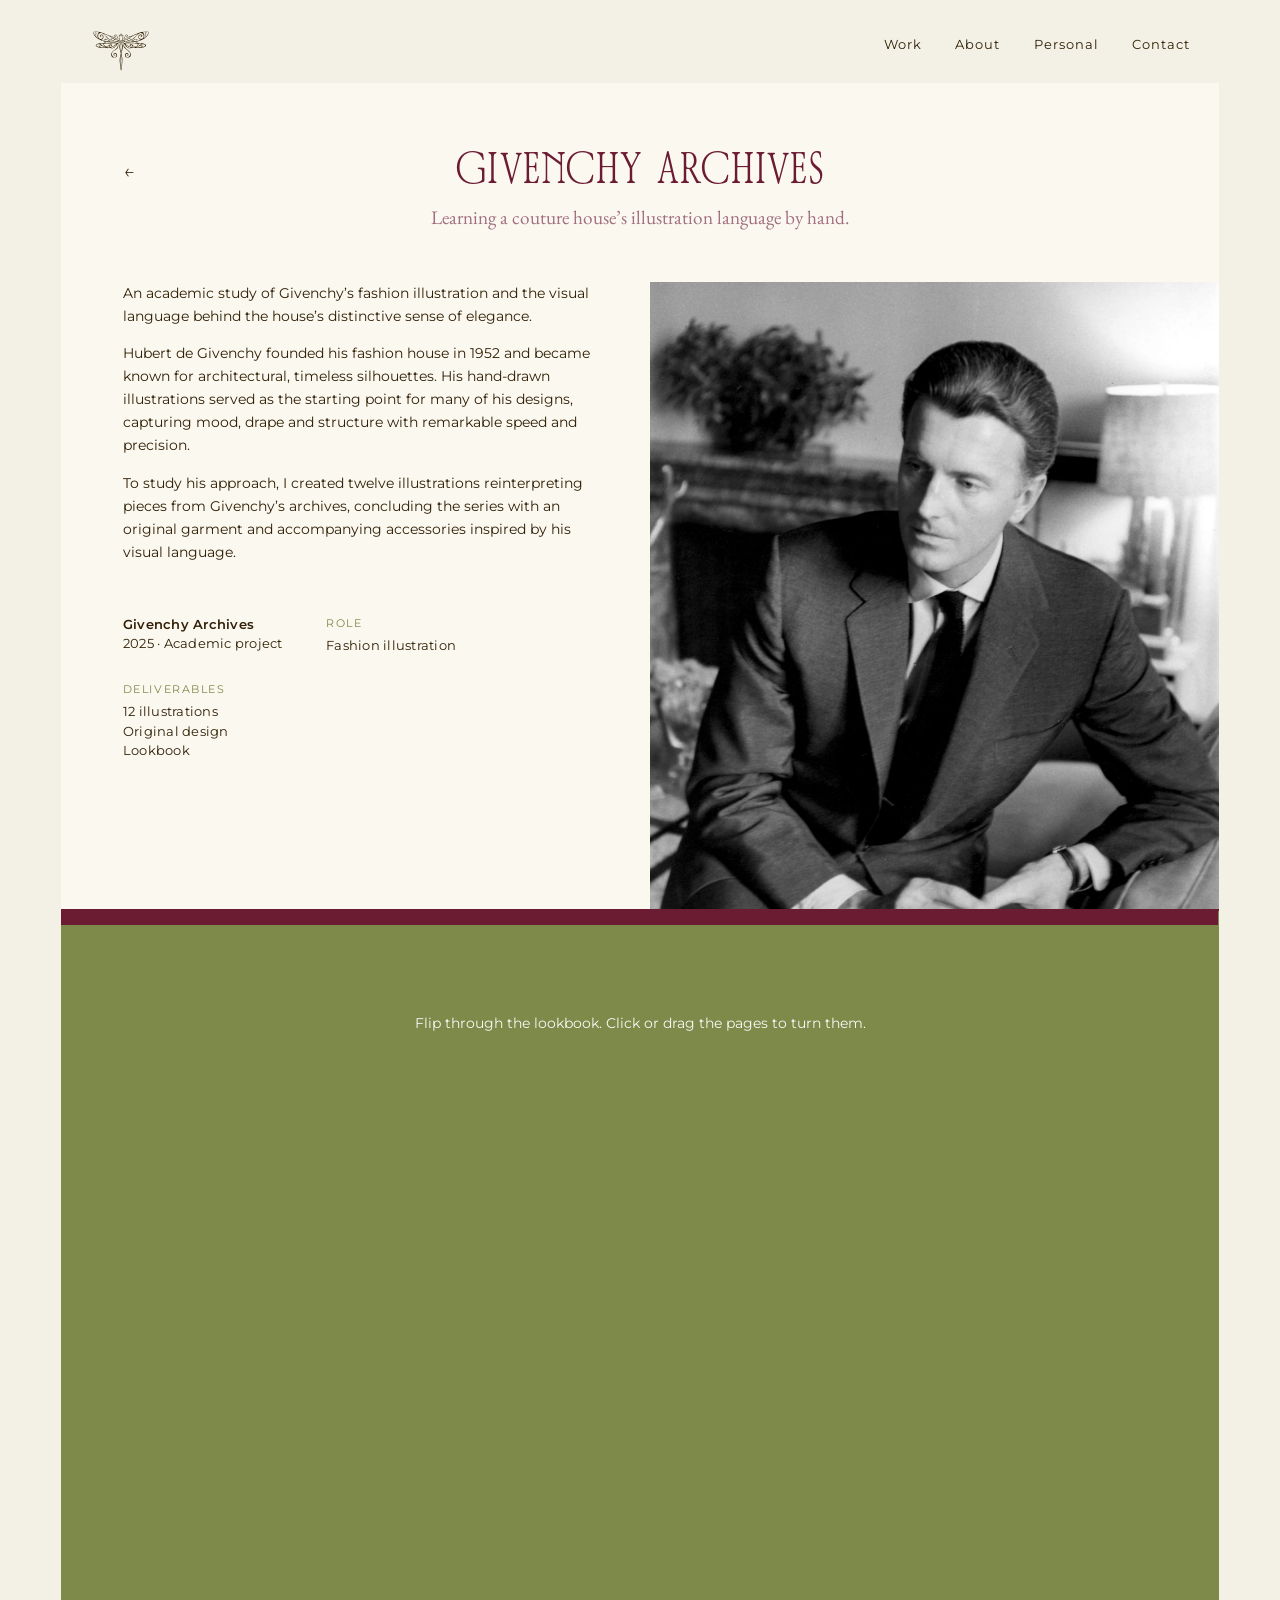
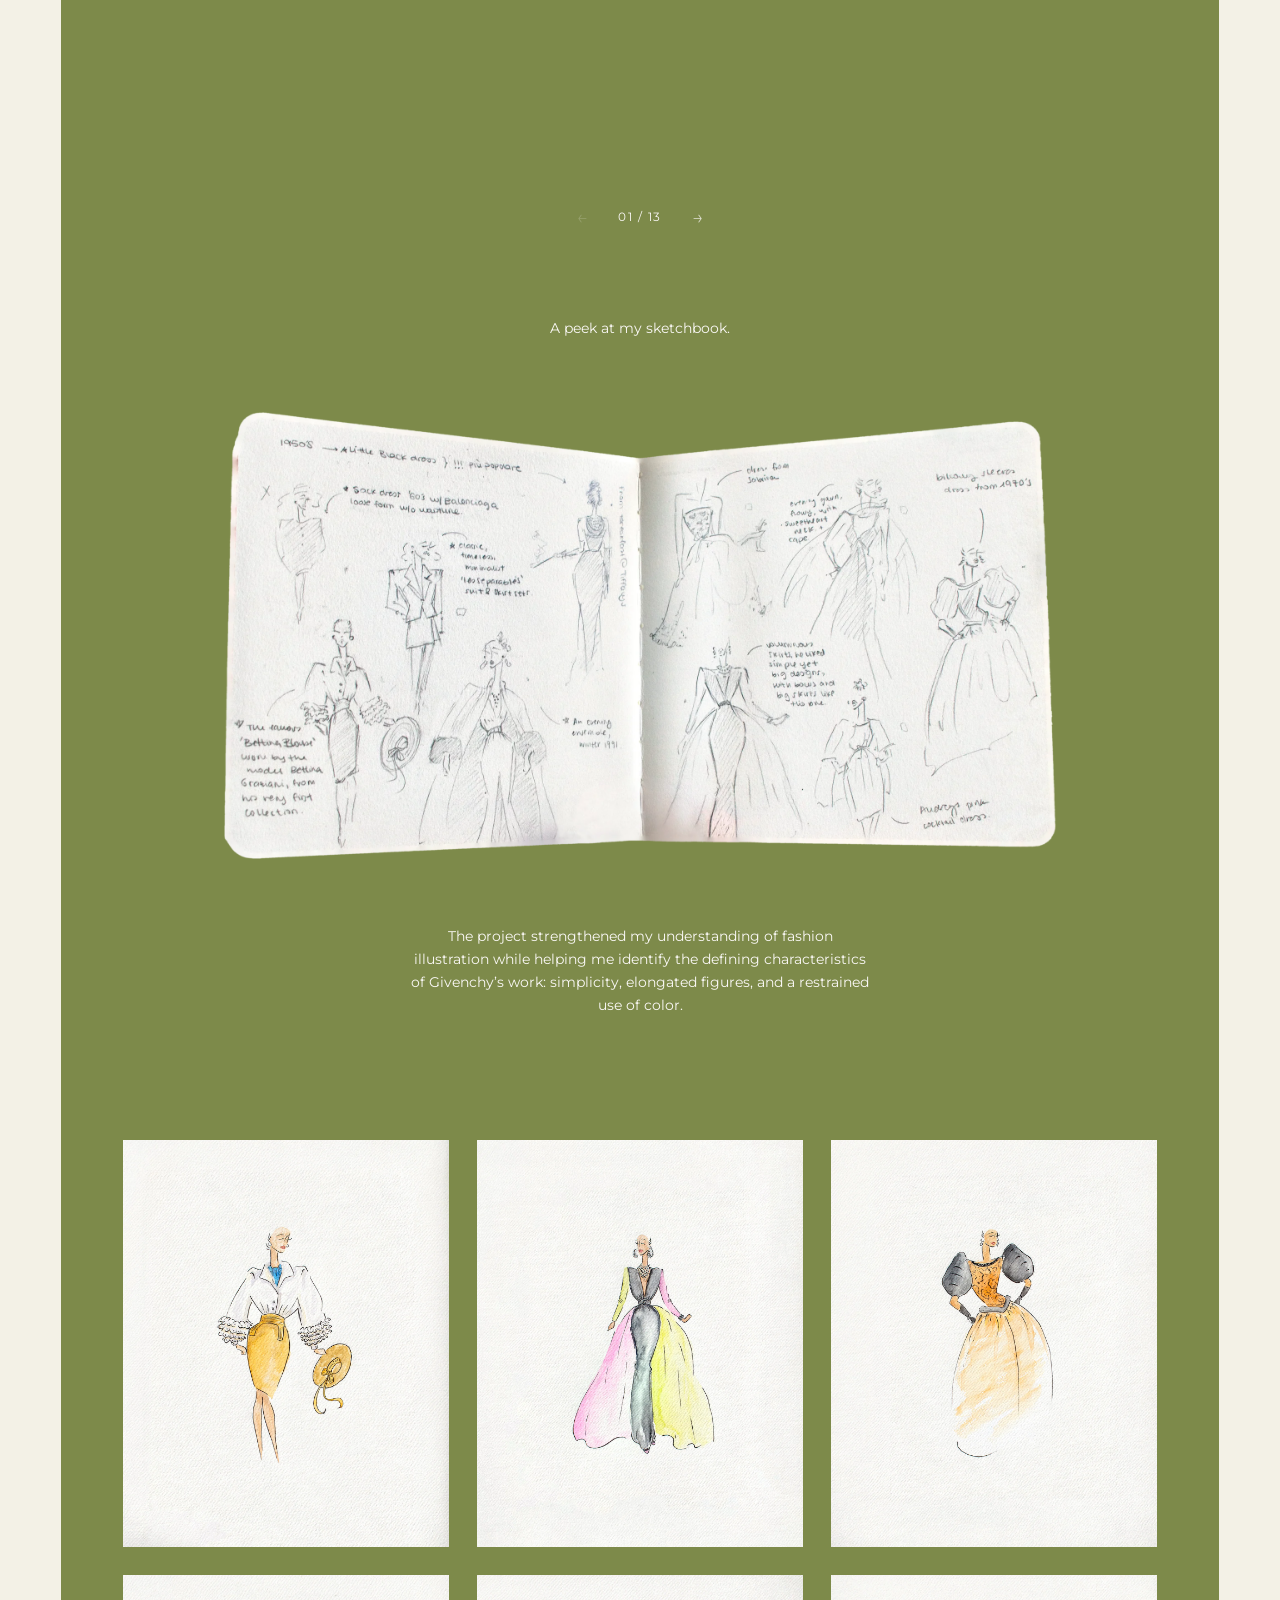
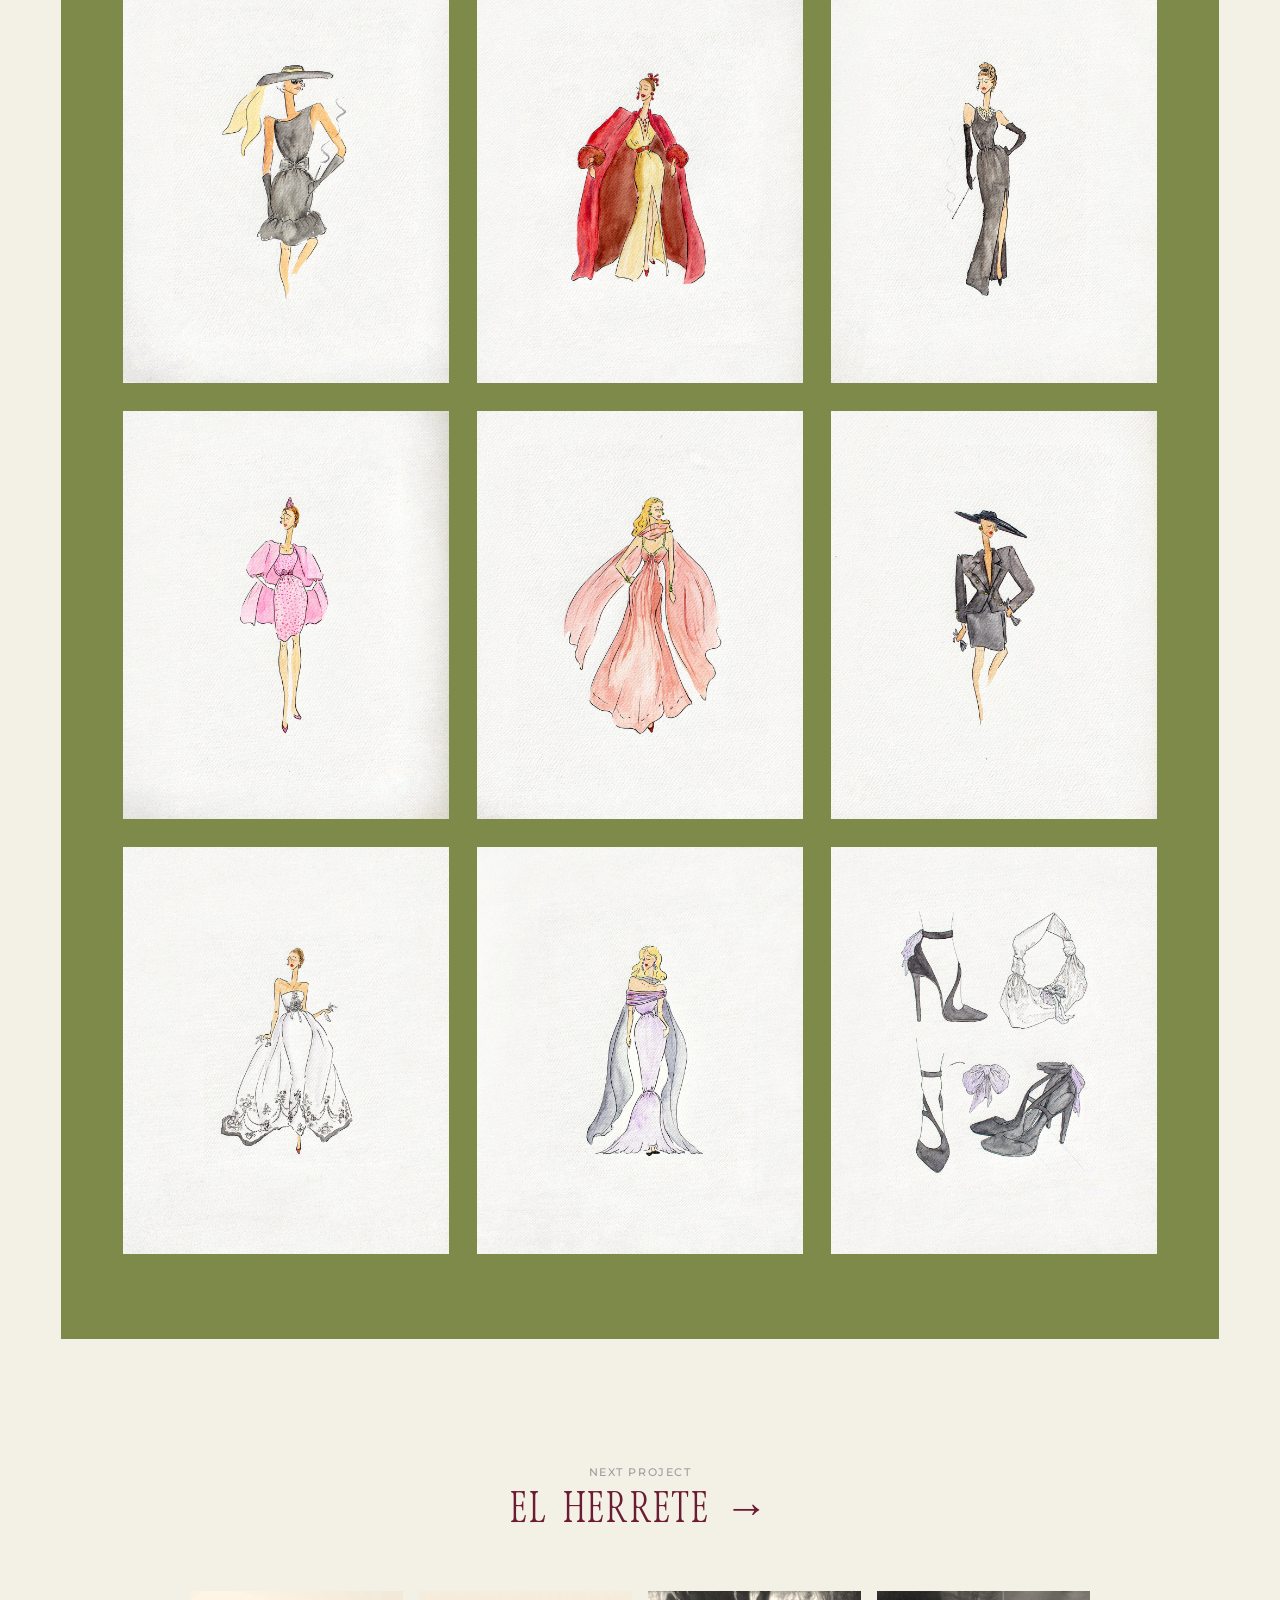
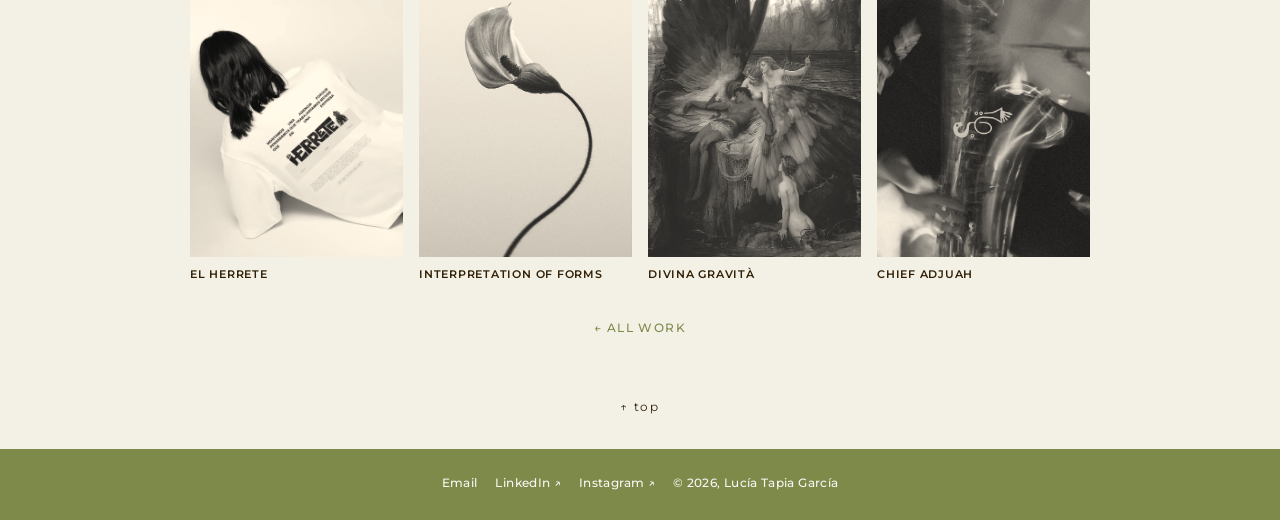
<file: work/givenchy.html>
<!doctype html>
<html lang="en">
<head>
  <meta charset="utf-8">
  <meta name="viewport" content="width=device-width, initial-scale=1">
  <link rel="icon" href="../assets/img/favicon.svg" type="image/svg+xml">
  <link rel="icon" href="../assets/img/favicon-32.png" type="image/png" sizes="32x32">
  <link rel="apple-touch-icon" href="../assets/img/apple-touch-icon.png">
  <title>Givenchy Archives — Lucía Tapia</title>
  <meta name="description" content="An academic study of Givenchy’s fashion illustration and the visual language behind the house’s distinctive sense of elegance.">
  <link rel="stylesheet" href="../assets/css/style.css?v=11092000">
</head>
<body class="page-project">

  <header class="nav" data-nav>
    <a class="nav__logo" href="../index.html" aria-label="Lucía Tapia — home"><span class="logo-mark"></span></a>
    <nav class="nav__links" aria-label="Main">
      <a href="../work.html" data-i18n="nav.work" aria-current="page">Work</a>
      <a href="../about.html" data-i18n="nav.about">About</a>
      <a href="../archive.html" data-i18n="nav.archive">Personal</a>
      <a href="../contact.html" data-i18n="nav.contact">Contact</a>
    </nav>
  </header>

  <main class="pj" id="top">
    <div class="pj__sheet">
    <header class="pj__head"><a class="pj__arrow" href="../work.html" aria-label="Back to all work">←</a><div><h1 class="pj__title">Givenchy Archives</h1><p class="pj__one">Learning a couture house’s illustration language by hand.</p></div></header>
    <section class="pj__row pj__row--pair pj__row--text"><div class="pj__intro"><div class="pj__lead"><p>An academic study of Givenchy’s fashion illustration and the visual language behind the house’s distinctive sense of elegance.</p><p>Hubert de Givenchy founded his fashion house in 1952 and became known for architectural, timeless silhouettes. His hand-drawn illustrations served as the starting point for many of his designs, capturing mood, drape and structure with remarkable speed and precision.</p><p>To study his approach, I created twelve illustrations reinterpreting pieces from Givenchy’s archives, concluding the series with an original garment and accompanying accessories inspired by his visual language.</p></div><div class="pj__meta"><div class="pj__meta-col pj__meta-col--name"><p>Givenchy Archives</p><p>2025 · Academic project</p></div><div class="pj__meta-col"><p class="pj__meta-k">Role</p><p class="pj__meta-v">Fashion illustration</p></div><div class="pj__meta-col"><p class="pj__meta-k">Deliverables</p><p class="pj__meta-v">12 illustrations<br>Original design<br>Lookbook</p></div></div></div><figure class="pj__frame pj__frame--cover "><img src="../assets/img/work/givenchy/hubert.webp?v=10051010" alt="" width="1400" height="2116" loading="lazy" style="object-position:center 46%"></figure></section>
    <div class="pj__olive"><span class="sheet__edge" aria-hidden="true"><span class="sheet__seam"></span></span>
    <section class="pj__row pj__center"><p>Flip through the lookbook. Click or drag the pages to turn them.</p></section>
    <section class="pj__row pj__book"><div class="book" data-book style="--pw:1200;--ph:1500"><div class="book__inner"><div class="leaf" style="--i:0"><div class="leaf__f"><img src="../assets/img/work/givenchy/g01.webp?v=10051010" alt="" loading="lazy" draggable="false"></div><div class="leaf__b"><img src="../assets/img/work/givenchy/g02.webp?v=10051010" alt="" loading="lazy" draggable="false"></div></div><div class="leaf" style="--i:1"><div class="leaf__f"><img src="../assets/img/work/givenchy/g03.webp?v=10051010" alt="" loading="lazy" draggable="false"></div><div class="leaf__b"><img src="../assets/img/work/givenchy/g04.webp?v=10051010" alt="" loading="lazy" draggable="false"></div></div><div class="leaf" style="--i:2"><div class="leaf__f"><img src="../assets/img/work/givenchy/g05.webp?v=10051010" alt="" loading="lazy" draggable="false"></div><div class="leaf__b"><img src="../assets/img/work/givenchy/g06.webp?v=10051010" alt="" loading="lazy" draggable="false"></div></div><div class="leaf" style="--i:3"><div class="leaf__f"><img src="../assets/img/work/givenchy/g07.webp?v=10051010" alt="" loading="lazy" draggable="false"></div><div class="leaf__b"><img src="../assets/img/work/givenchy/g08.webp?v=10051010" alt="" loading="lazy" draggable="false"></div></div><div class="leaf" style="--i:4"><div class="leaf__f"><img src="../assets/img/work/givenchy/g09.webp?v=10051010" alt="" loading="lazy" draggable="false"></div><div class="leaf__b"><img src="../assets/img/work/givenchy/g10.webp?v=10051010" alt="" loading="lazy" draggable="false"></div></div><div class="leaf" style="--i:5"><div class="leaf__f"><img src="../assets/img/work/givenchy/g11.webp?v=10051010" alt="" loading="lazy" draggable="false"></div><div class="leaf__b"><img src="../assets/img/work/givenchy/g12.webp?v=10051010" alt="" loading="lazy" draggable="false"></div></div><div class="leaf" style="--i:6"><div class="leaf__f"><img src="../assets/img/work/givenchy/g13.webp?v=10051010" alt="" loading="lazy" draggable="false"></div><div class="leaf__b leaf__b--blank"></div></div></div></div><div class="book__ui"><button type="button" class="book__btn" data-book-prev aria-label="Previous page">←</button><span class="book__count" data-book-count></span><button type="button" class="book__btn" data-book-next aria-label="Next page">→</button></div></section>
    <section class="pj__row pj__center"><p>A peek at my sketchbook.</p></section>
    <section class="pj__row pj__single"><figure class="pj__frame pj__frame--contain " style="--bg:transparent;--pad:0;aspect-ratio:2000/1074"><img src="../assets/img/work/givenchy/sketchbook.webp?v=10051010" alt="" width="2000" height="1074" loading="lazy"></figure></section>
    <section class="pj__row pj__center"><p>The project strengthened my understanding of fashion illustration while helping me identify the defining characteristics of Givenchy’s work: simplicity, elongated figures, and a restrained use of color.</p></section>
    <section class="pj__row pj__gallery pj__gallery--3"><figure class="pj__frame pj__frame--cover " style="aspect-ratio:4/5" data-zoom><img src="../assets/img/work/givenchy/g02.webp?v=10051010" alt="" width="1200" height="1500" loading="lazy"></figure><figure class="pj__frame pj__frame--cover " style="aspect-ratio:4/5" data-zoom><img src="../assets/img/work/givenchy/g03.webp?v=10051010" alt="" width="1200" height="1500" loading="lazy"></figure><figure class="pj__frame pj__frame--cover " style="aspect-ratio:4/5" data-zoom><img src="../assets/img/work/givenchy/g04.webp?v=10051010" alt="" width="1200" height="1500" loading="lazy"></figure><figure class="pj__frame pj__frame--cover " style="aspect-ratio:4/5" data-zoom><img src="../assets/img/work/givenchy/g05.webp?v=10051010" alt="" width="1200" height="1500" loading="lazy"></figure><figure class="pj__frame pj__frame--cover " style="aspect-ratio:4/5" data-zoom><img src="../assets/img/work/givenchy/g06.webp?v=10051010" alt="" width="1200" height="1500" loading="lazy"></figure><figure class="pj__frame pj__frame--cover " style="aspect-ratio:4/5" data-zoom><img src="../assets/img/work/givenchy/g07.webp?v=10051010" alt="" width="1200" height="1500" loading="lazy"></figure><figure class="pj__frame pj__frame--cover " style="aspect-ratio:4/5" data-zoom><img src="../assets/img/work/givenchy/g08.webp?v=10051010" alt="" width="1200" height="1500" loading="lazy"></figure><figure class="pj__frame pj__frame--cover " style="aspect-ratio:4/5" data-zoom><img src="../assets/img/work/givenchy/g09.webp?v=10051010" alt="" width="1200" height="1500" loading="lazy"></figure><figure class="pj__frame pj__frame--cover " style="aspect-ratio:4/5" data-zoom><img src="../assets/img/work/givenchy/g10.webp?v=10051010" alt="" width="1200" height="1500" loading="lazy"></figure><figure class="pj__frame pj__frame--cover " style="aspect-ratio:4/5" data-zoom><img src="../assets/img/work/givenchy/g11.webp?v=10051010" alt="" width="1200" height="1500" loading="lazy"></figure><figure class="pj__frame pj__frame--cover " style="aspect-ratio:4/5" data-zoom><img src="../assets/img/work/givenchy/g12.webp?v=10051010" alt="" width="1200" height="1500" loading="lazy"></figure><figure class="pj__frame pj__frame--cover " style="aspect-ratio:4/5" data-zoom><img src="../assets/img/work/givenchy/g13.webp?v=10051010" alt="" width="1200" height="1500" loading="lazy"></figure></section>
    </div>
    </div>
    <section class="pj__end"><a class="pj__next" href="el-herrete.html"><span class="pj__next-k">Next project</span><span class="pj__next-v">El Herrete →</span></a><div class="pj__more"><a class="pj__more-card" href="el-herrete.html"><figure><img src="../assets/img/work/el-herrete.webp" alt="" loading="lazy"></figure><p>El Herrete</p></a><a class="pj__more-card" href="eight-movements.html"><figure><img src="../assets/img/work/eight-movements.webp" alt="" loading="lazy"></figure><p>Interpretation of Forms</p></a><a class="pj__more-card" href="draper.html"><figure><img src="../assets/img/work/draper.webp" alt="" loading="lazy"></figure><p>Divina Gravità</p></a><a class="pj__more-card" href="adjuah.html"><figure><img src="../assets/img/work/adjuah.webp" alt="" loading="lazy"></figure><p>Chief Adjuah</p></a></div><a class="pj__back" href="../work.html">← All work</a></section>
  </main>
  <div class="lightbox" data-lightbox hidden role="dialog" aria-modal="true" aria-label="Image viewer">
    <button type="button" class="lb__close" data-lb-close><span data-i18n="lb.close">Close</span> ×</button>
    <button type="button" class="lb__nav lb__prev" data-lb-prev aria-label="Previous">←</button>
    <figure class="lb__stage"><div class="lb__frame"><img class="lb__img" alt="" draggable="false"></div></figure>
    <button type="button" class="lb__nav lb__next" data-lb-next aria-label="Next">→</button>
    <p class="lb__count" data-lb-count></p>
    <div class="lb__strip" data-lb-strip></div>
  </div>

  <footer class="footer wrap">
    <ul class="footer__links">
      <li><a href="mailto:luciatapiaag@gmail.com">Email</a></li>
      <li><a href="https://www.linkedin.com/in/luc%C3%ADa-tapia-garc%C3%ADa-0a97b5249/" target="_blank" rel="noopener">LinkedIn ↗</a></li>
      <li><a href="https://www.instagram.com/by.luciatapia/" target="_blank" rel="noopener">Instagram ↗</a></li>
      <li>© 2026, Lucía Tapia García</li>
    </ul>
    <button type="button" class="to-top" data-to-top aria-label="Back to top"><span aria-hidden="true">↑</span> <span data-i18n="footer.top">top</span></button>
  </footer>

  <script src="../assets/js/main.js?v=11092000"></script>
</body>
</html>
</file>
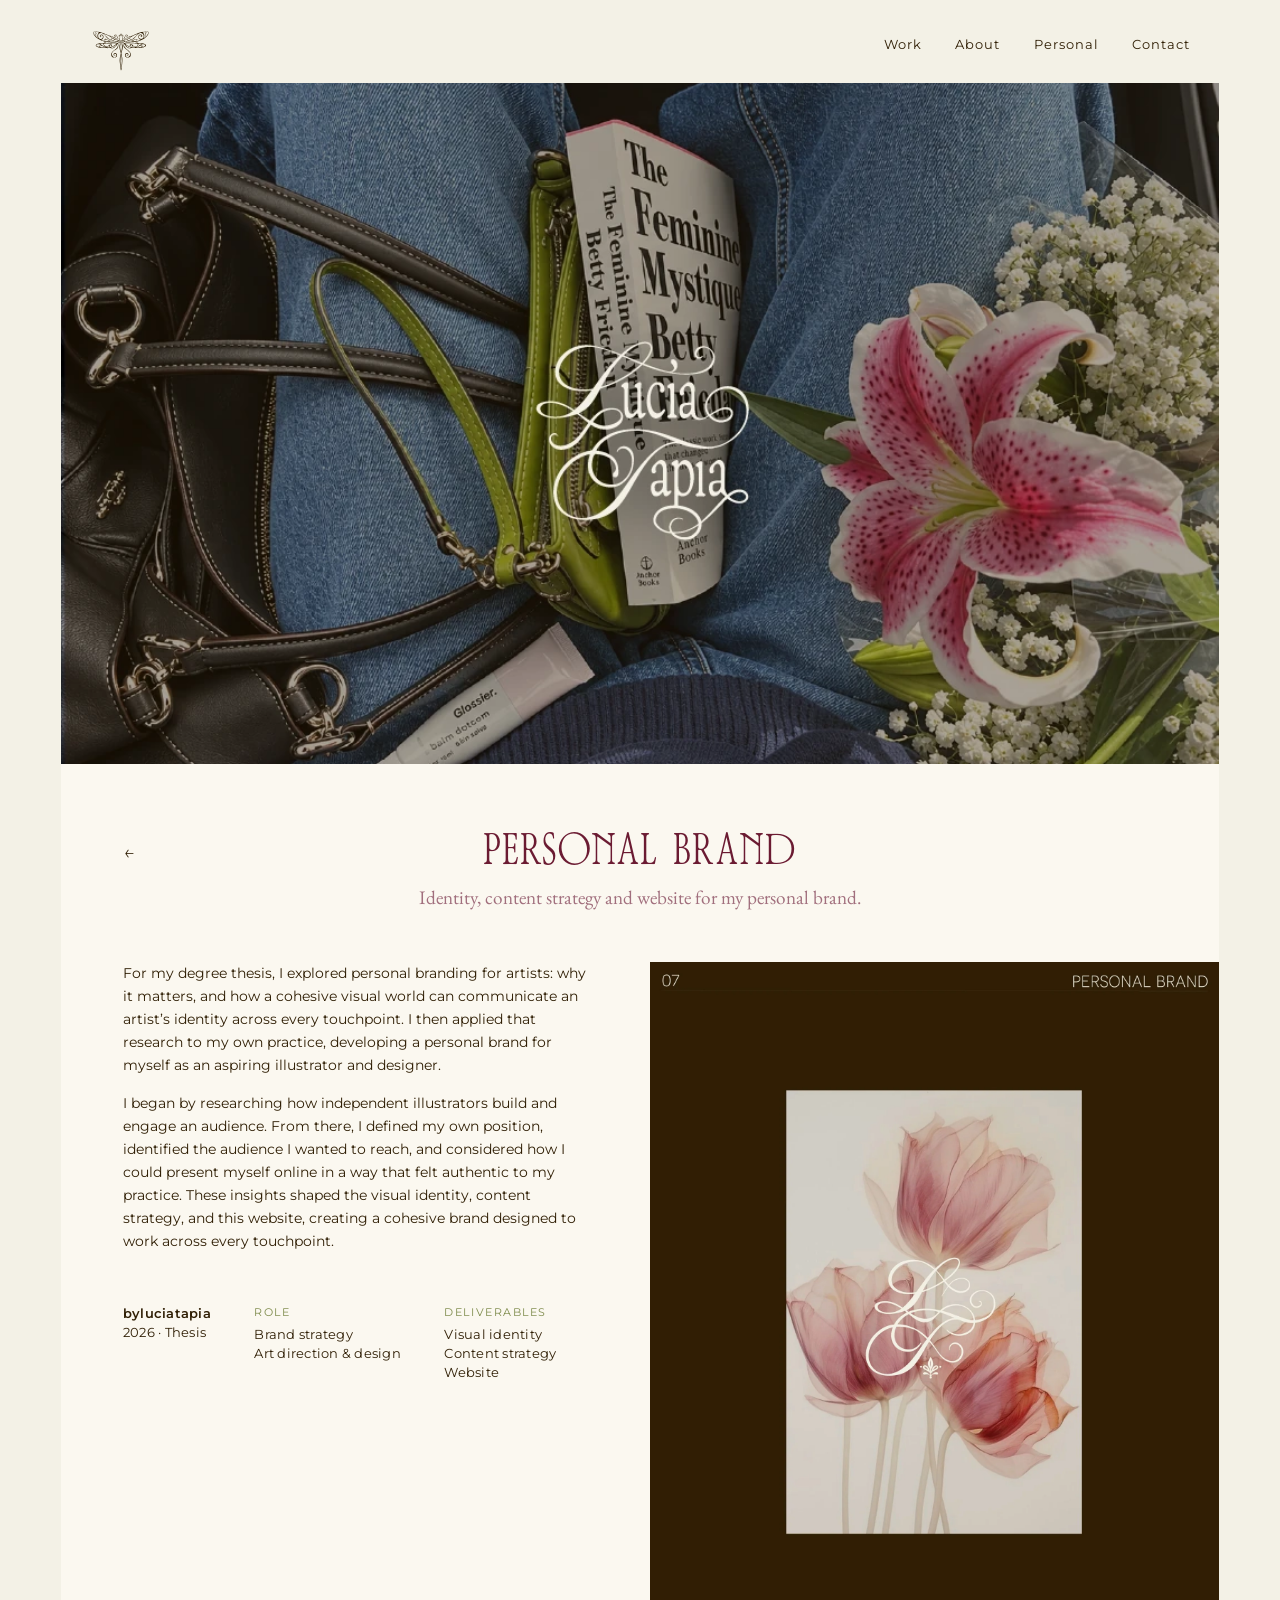
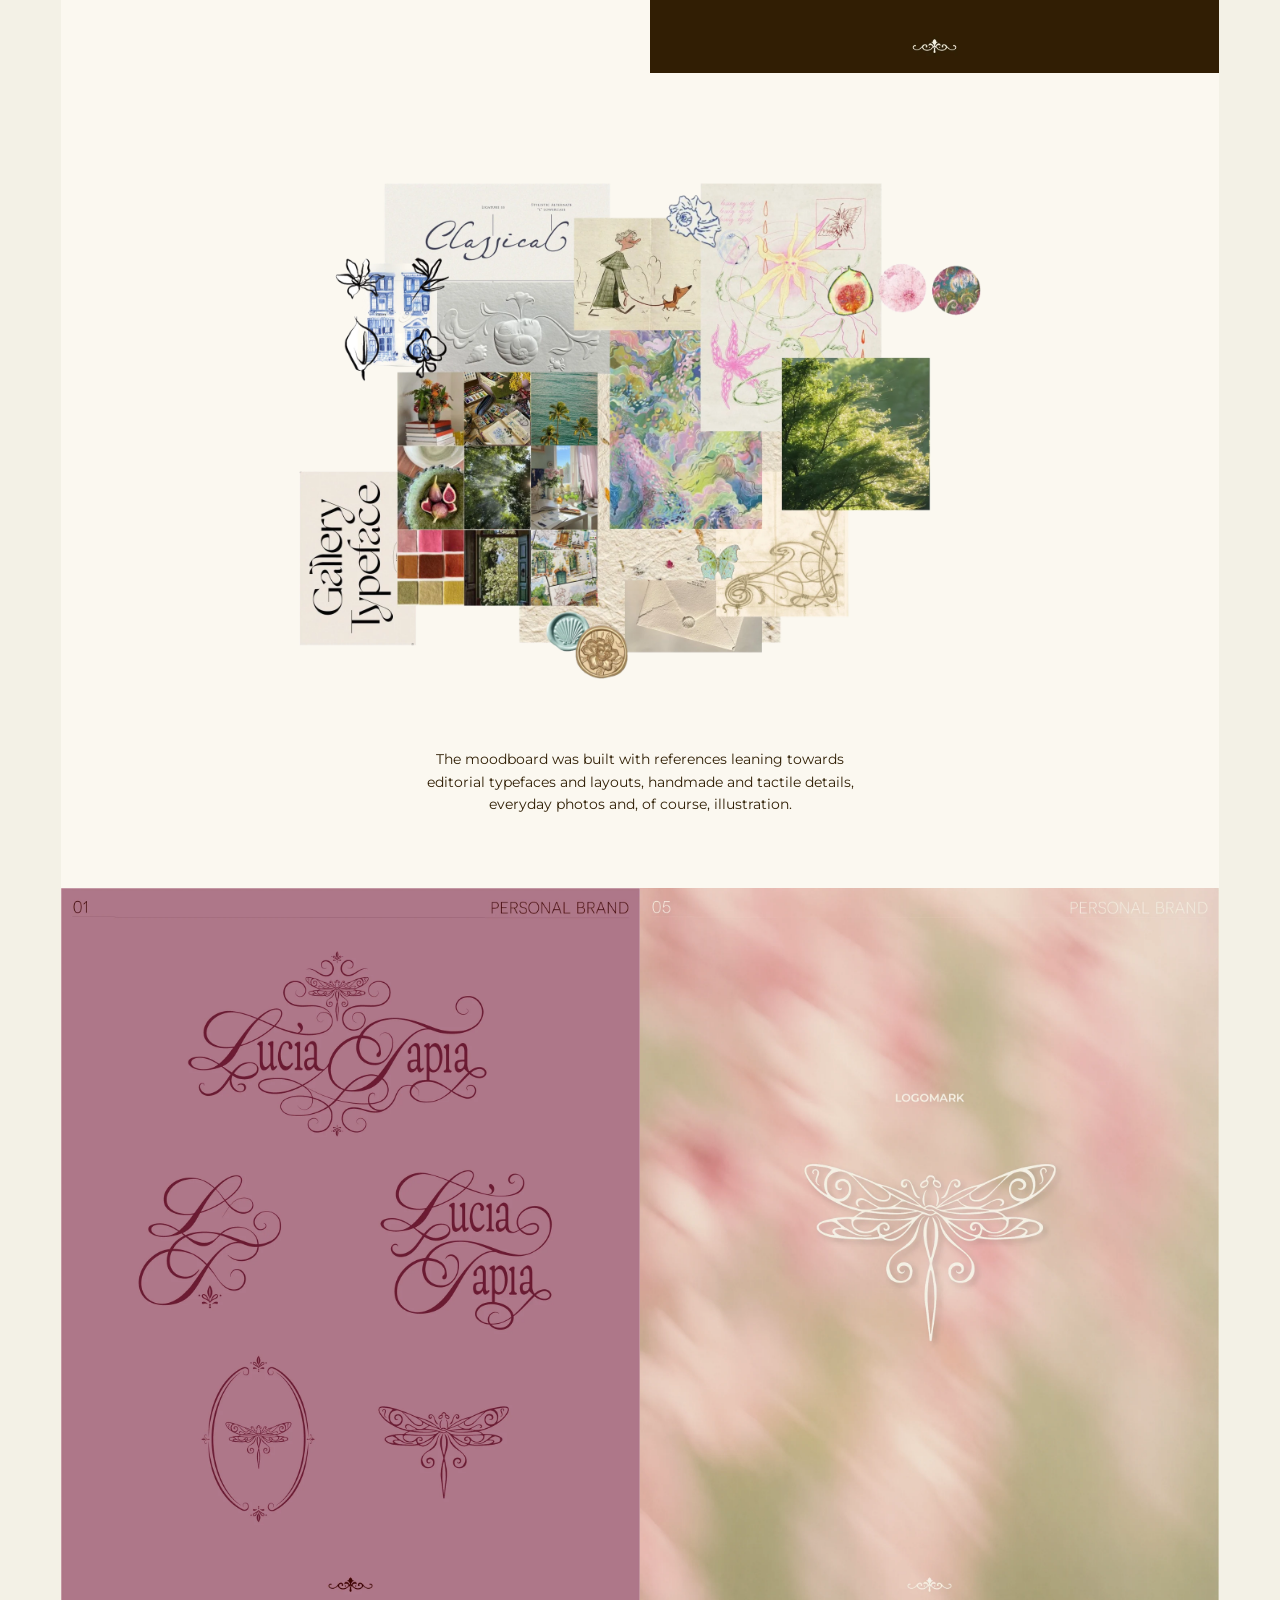
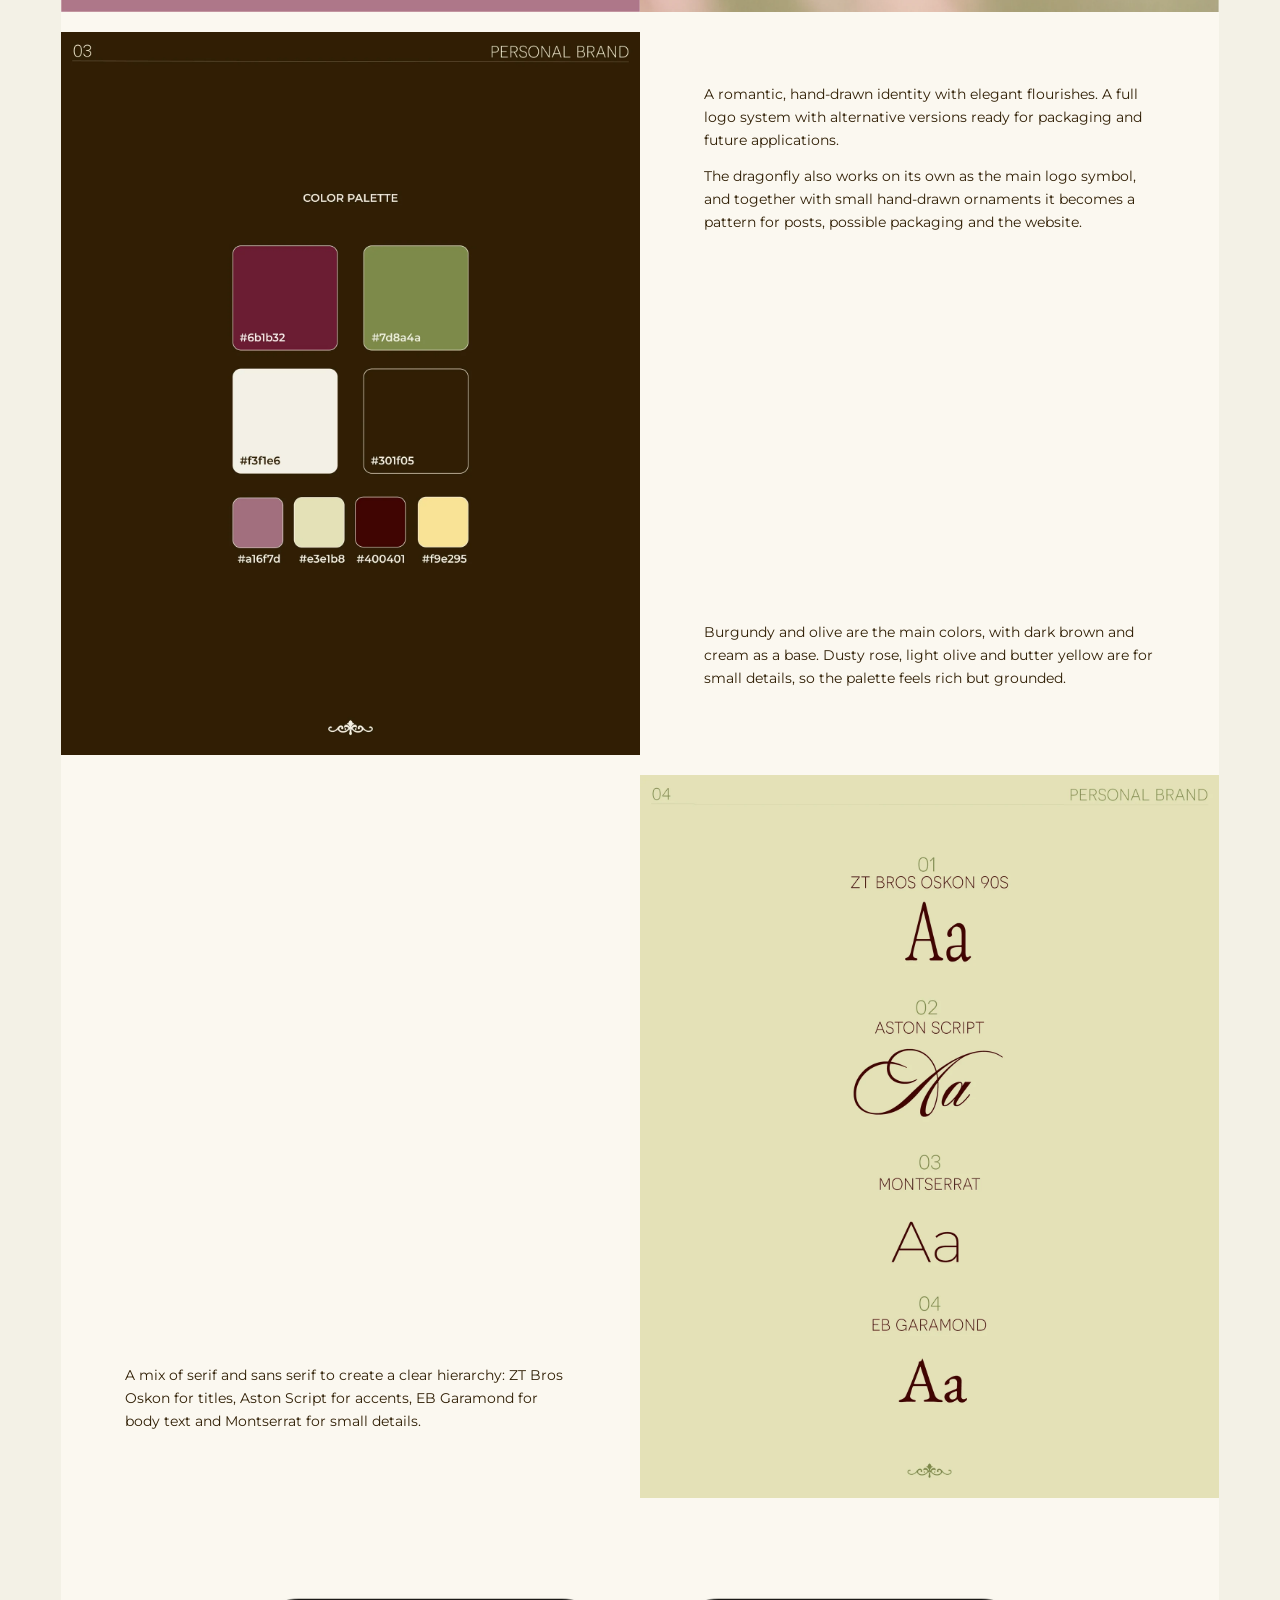
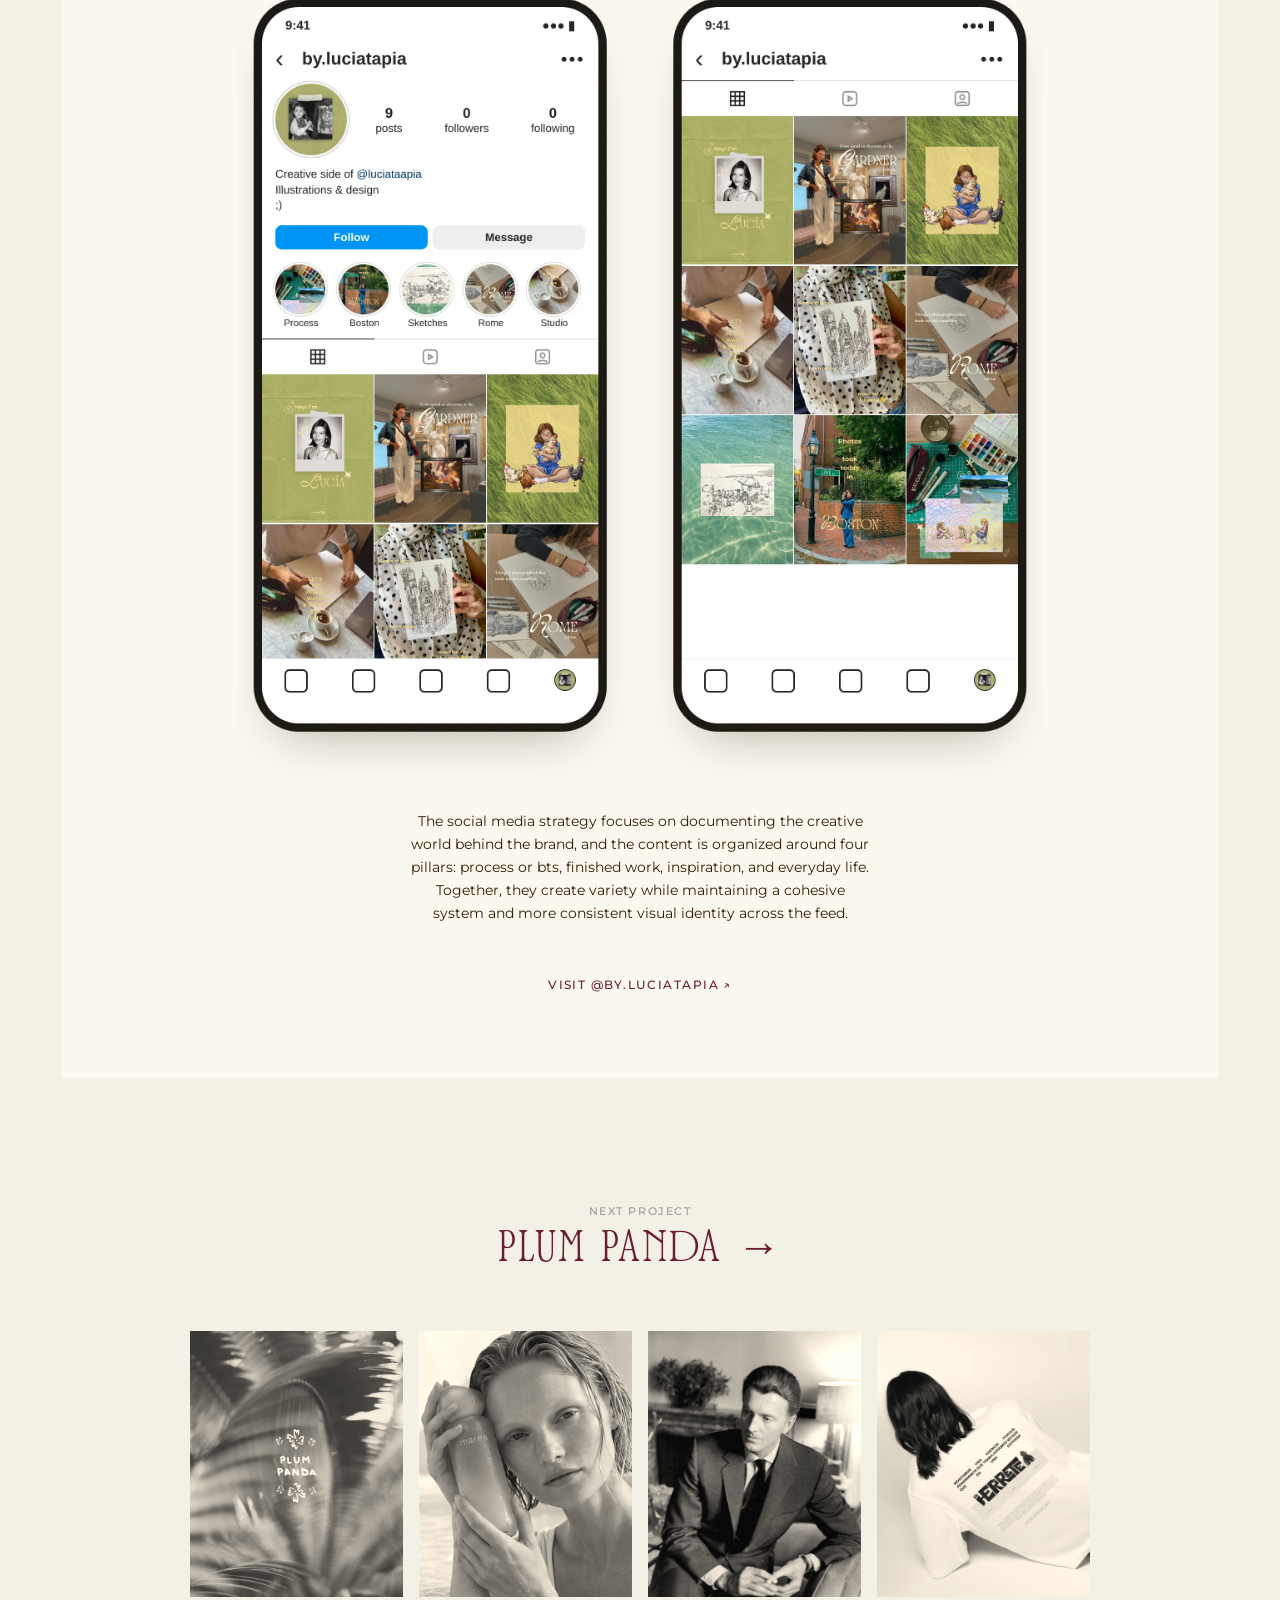
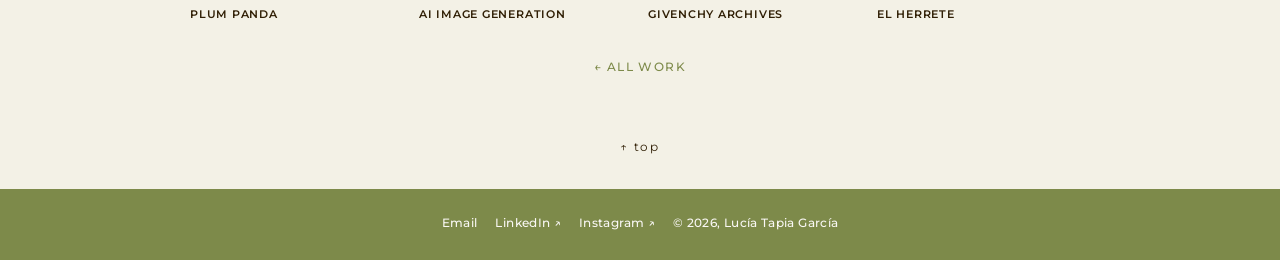
<file: work/personal-brand.html>
<!doctype html>
<html lang="en">
<head>
  <meta charset="utf-8">
  <meta name="viewport" content="width=device-width, initial-scale=1">
  <link rel="icon" href="../assets/img/favicon.svg" type="image/svg+xml">
  <link rel="icon" href="../assets/img/favicon-32.png" type="image/png" sizes="32x32">
  <link rel="apple-touch-icon" href="../assets/img/apple-touch-icon.png">
  <title>Personal Brand — Lucía Tapia</title>
  <meta name="description" content="For my degree thesis, I explored personal branding for artists: why it matters, and how a cohesive visual world can communicate an artist’s identity a">
  <link rel="stylesheet" href="../assets/css/style.css?v=11092000">
</head>
<body class="page-project">

  <header class="nav" data-nav>
    <a class="nav__logo" href="../index.html" aria-label="Lucía Tapia — home"><span class="logo-mark"></span></a>
    <nav class="nav__links" aria-label="Main">
      <a href="../work.html" data-i18n="nav.work" aria-current="page">Work</a>
      <a href="../about.html" data-i18n="nav.about">About</a>
      <a href="../archive.html" data-i18n="nav.archive">Personal</a>
      <a href="../contact.html" data-i18n="nav.contact">Contact</a>
    </nav>
  </header>

  <main class="pj" id="top">
    <div class="pj__sheet">
    <section class="pj__cover"><figure class="pj__frame pj__frame--cover "><img src="../assets/img/work/personal-brand/id-hero.webp?v=10051010" alt="" width="1035" height="775" loading="lazy" style="object-position:center 50%"></figure></section>
    <header class="pj__head"><a class="pj__arrow" href="../work.html" aria-label="Back to all work">←</a><div><h1 class="pj__title">Personal Brand</h1><p class="pj__one">Identity, content strategy and website for my personal brand.</p></div></header>
    <section class="pj__row pj__row--pair pj__row--text"><div class="pj__intro"><div class="pj__lead"><p>For my degree thesis, I explored personal branding for artists: why it matters, and how a cohesive visual world can communicate an artist’s identity across every touchpoint. I then applied that research to my own practice, developing a personal brand for myself as an aspiring illustrator and designer.</p><p>I began by researching how independent illustrators build and engage an audience. From there, I defined my own position, identified the audience I wanted to reach, and considered how I could present myself online in a way that felt authentic to my practice. These insights shaped the visual identity, content strategy, and this website, creating a cohesive brand designed to work across every touchpoint.</p></div><div class="pj__meta"><div class="pj__meta-col pj__meta-col--name"><p>byluciatapia</p><p>2026 · Thesis</p></div><div class="pj__meta-col"><p class="pj__meta-k">Role</p><p class="pj__meta-v">Brand strategy<br>Art direction &amp; design</p></div><div class="pj__meta-col"><p class="pj__meta-k">Deliverables</p><p class="pj__meta-v">Visual identity<br>Content strategy<br>Website</p></div></div></div><figure class="pj__frame pj__frame--cover cut " data-cut data-interval="1500" style="aspect-ratio:4/5"><img class="cut__slide is-on" src="../assets/img/work/personal-brand/id-flower-1.webp?v=10051010" alt="" width="1600" height="2000" loading="lazy"><img class="cut__slide" src="../assets/img/work/personal-brand/id-flower-2.webp?v=10051010" alt="" width="1600" height="2000" loading="lazy"><img class="cut__slide" src="../assets/img/work/personal-brand/id-flower-3.webp?v=10051010" alt="" width="1600" height="2000" loading="lazy"><img class="cut__slide" src="../assets/img/work/personal-brand/id-flower-4.webp?v=10051010" alt="" width="1600" height="2000" loading="lazy"></figure></section>
    <section class="pj__row pj__single"><figure class="pj__frame pj__frame--contain pj__frame--mood" style="--bg:transparent;--pad:0;aspect-ratio:1700/1236"><img src="../assets/img/work/personal-brand/moodboard-cut.webp?v=10051010" alt="" width="1700" height="1236" loading="lazy"></figure></section>
    <section class="pj__row pj__center"><p>The moodboard was built with references leaning towards editorial typefaces and layouts, handmade and tactile details, everyday photos and, of course, illustration.</p></section>
    <section class="pj__row pj__row--pair"><figure class="pj__frame pj__frame--cover " style="aspect-ratio:4/5"><img src="../assets/img/work/personal-brand/id-logos-v3.webp?v=1109d" alt="" width="1600" height="2000" loading="lazy"></figure><figure class="pj__frame pj__frame--cover cut " data-cut data-interval="1800" style="aspect-ratio:4/5"><img class="cut__slide is-on" src="../assets/img/work/personal-brand/id-mark-v3.webp?v=1109d" alt="" width="1600" height="2000" loading="lazy"><img class="cut__slide" src="../assets/img/work/personal-brand/id-pattern-v3.webp?v=1109d" alt="" width="1600" height="2000" loading="lazy"></figure></section>
    <section class="pj__row pj__row--pair pj__row--lotta"><figure class="pj__frame pj__frame--cover " style="aspect-ratio:4/5"><img src="../assets/img/work/personal-brand/id-palette.webp?v=10051010" alt="" width="1600" height="2000" loading="lazy"></figure><div class="pj__side-txt pj__side-txt--split"><div><p>A romantic, hand-drawn identity with elegant flourishes. A full logo system with alternative versions ready for packaging and future applications.</p><p>The dragonfly also works on its own as the main logo symbol, and together with small hand-drawn ornaments it becomes a pattern for posts, possible packaging and the website.</p></div><div><p>Burgundy and olive are the main colors, with dark brown and cream as a base. Dusty rose, light olive and butter yellow are for small details, so the palette feels rich but grounded.</p></div></div></section>
    <section class="pj__row pj__row--pair pj__row--lotta"><div class="pj__side-txt"><p>A mix of serif and sans serif to create a clear hierarchy: ZT Bros Oskon for titles, Aston Script for accents, EB Garamond for body text and Montserrat for small details.</p></div><figure class="pj__frame pj__frame--cover " style="aspect-ratio:4/5"><img src="../assets/img/work/personal-brand/id-type-v3.webp?v=1109d" alt="" width="1600" height="2000" loading="lazy"></figure></section>
    <section class="pj__row pj__fc"><div class="pj__fc-txt"><p>The social media strategy focuses on documenting the creative world behind the brand, and the content is organized around four pillars: process or bts, finished work, inspiration, and everyday life. Together, they create variety while maintaining a cohesive system and more consistent visual identity across the feed.</p></div><figure class="pj__frame pj__frame--contain " style="--bg:transparent;--pad:0;aspect-ratio:1936/1940" data-zoom><img src="../assets/img/work/personal-brand/feed.webp?v=10051010" alt="" width="1936" height="1940" loading="lazy" data-full="../assets/img/work/personal-brand/feed-full.webp?v=10051010"></figure><p class="pj__link pj__fc-link"><a href="https://www.instagram.com/by.luciatapia/" target="_blank" rel="noopener">Visit @by.luciatapia ↗</a></p></section>
    </div>
    <section class="pj__end"><a class="pj__next" href="plum-panda.html"><span class="pj__next-k">Next project</span><span class="pj__next-v">Plum Panda →</span></a><div class="pj__more"><a class="pj__more-card" href="plum-panda.html"><figure><img src="../assets/img/work/plum-panda.webp" alt="" loading="lazy"></figure><p>Plum Panda</p></a><a class="pj__more-card" href="ai-image-generation.html"><figure><img src="../assets/img/work/ai-image-generation.webp" alt="" loading="lazy"></figure><p>AI Image Generation</p></a><a class="pj__more-card" href="givenchy.html"><figure><img src="../assets/img/work/givenchy.webp" alt="" loading="lazy"></figure><p>Givenchy Archives</p></a><a class="pj__more-card" href="el-herrete.html"><figure><img src="../assets/img/work/el-herrete.webp" alt="" loading="lazy"></figure><p>El Herrete</p></a></div><a class="pj__back" href="../work.html">← All work</a></section>
  </main>
  <div class="lightbox" data-lightbox hidden role="dialog" aria-modal="true" aria-label="Image viewer">
    <button type="button" class="lb__close" data-lb-close><span data-i18n="lb.close">Close</span> ×</button>
    <button type="button" class="lb__nav lb__prev" data-lb-prev aria-label="Previous">←</button>
    <figure class="lb__stage"><div class="lb__frame"><img class="lb__img" alt="" draggable="false"></div></figure>
    <button type="button" class="lb__nav lb__next" data-lb-next aria-label="Next">→</button>
    <p class="lb__count" data-lb-count></p>
    <div class="lb__strip" data-lb-strip></div>
  </div>

  <footer class="footer wrap">
    <ul class="footer__links">
      <li><a href="mailto:luciatapiaag@gmail.com">Email</a></li>
      <li><a href="https://www.linkedin.com/in/luc%C3%ADa-tapia-garc%C3%ADa-0a97b5249/" target="_blank" rel="noopener">LinkedIn ↗</a></li>
      <li><a href="https://www.instagram.com/by.luciatapia/" target="_blank" rel="noopener">Instagram ↗</a></li>
      <li>© 2026, Lucía Tapia García</li>
    </ul>
    <button type="button" class="to-top" data-to-top aria-label="Back to top"><span aria-hidden="true">↑</span> <span data-i18n="footer.top">top</span></button>
  </footer>

  <script src="../assets/js/main.js?v=11092000"></script>
</body>
</html>
</file>
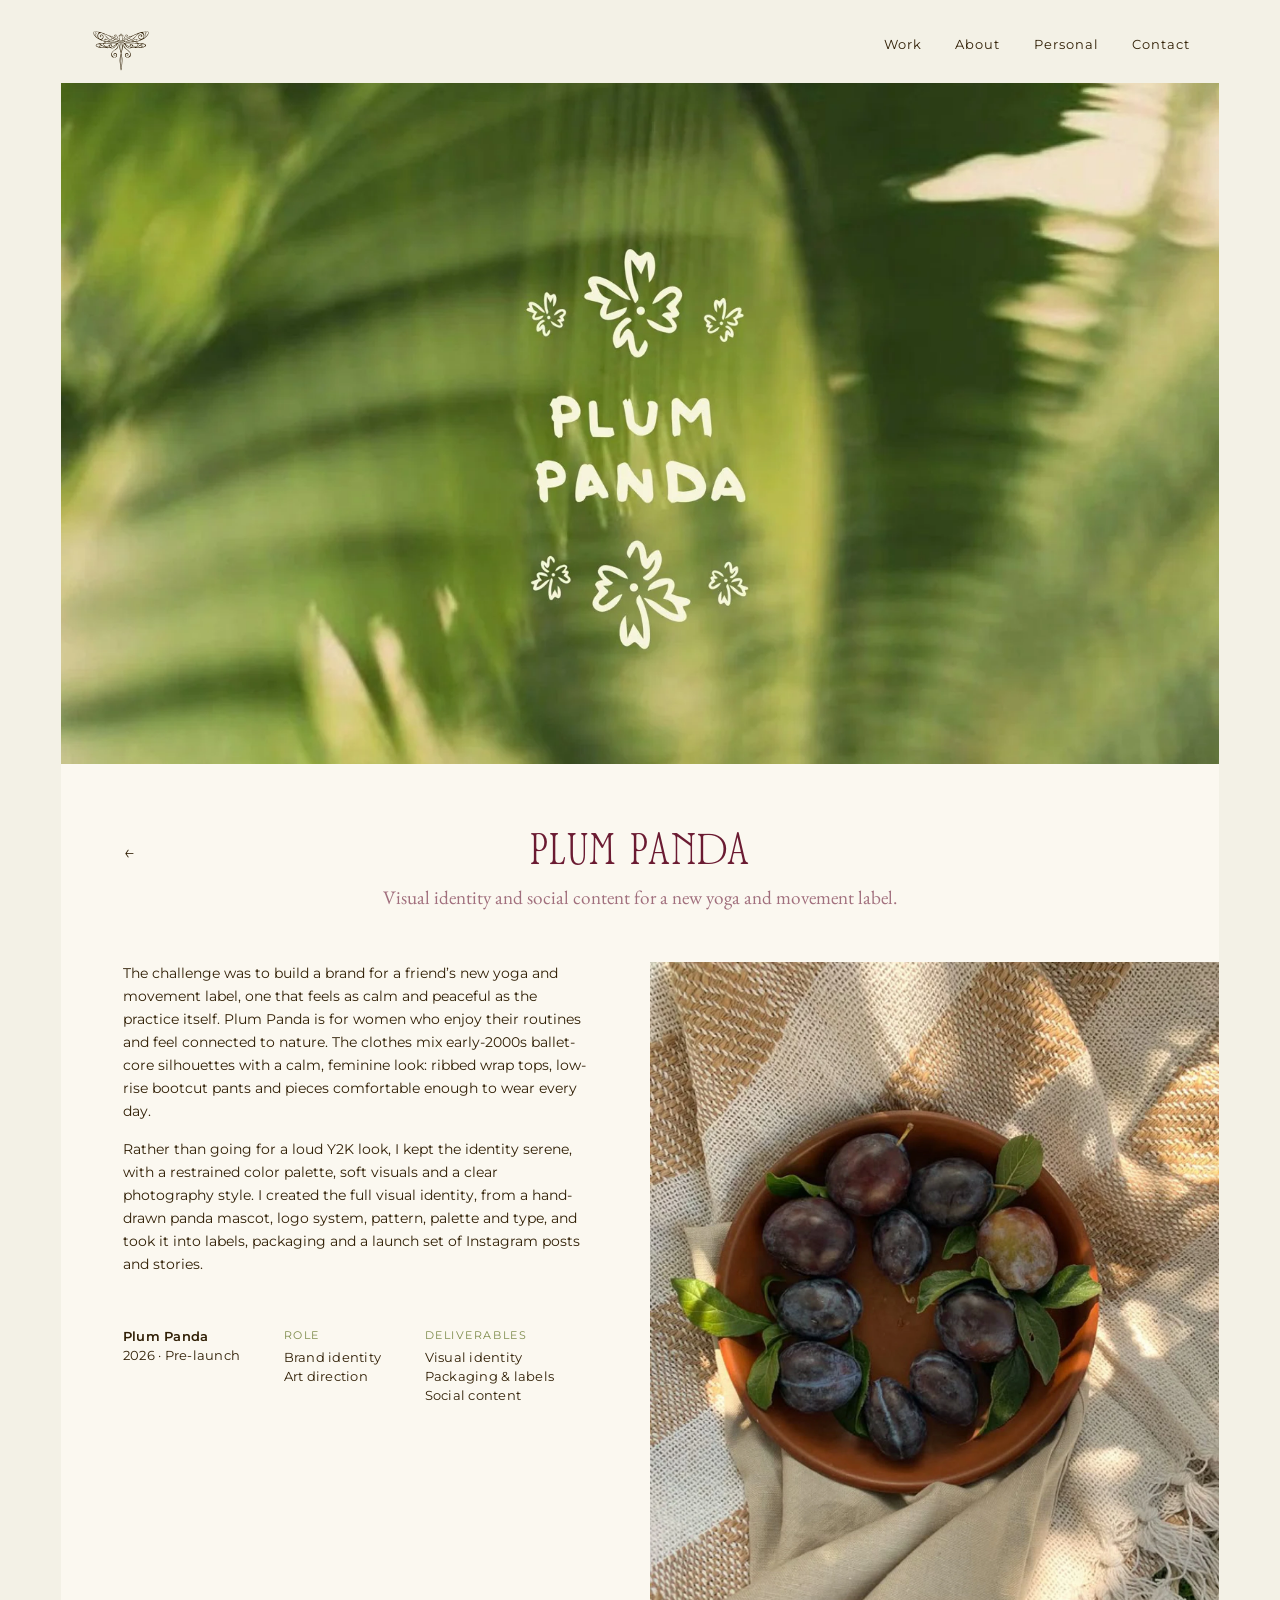
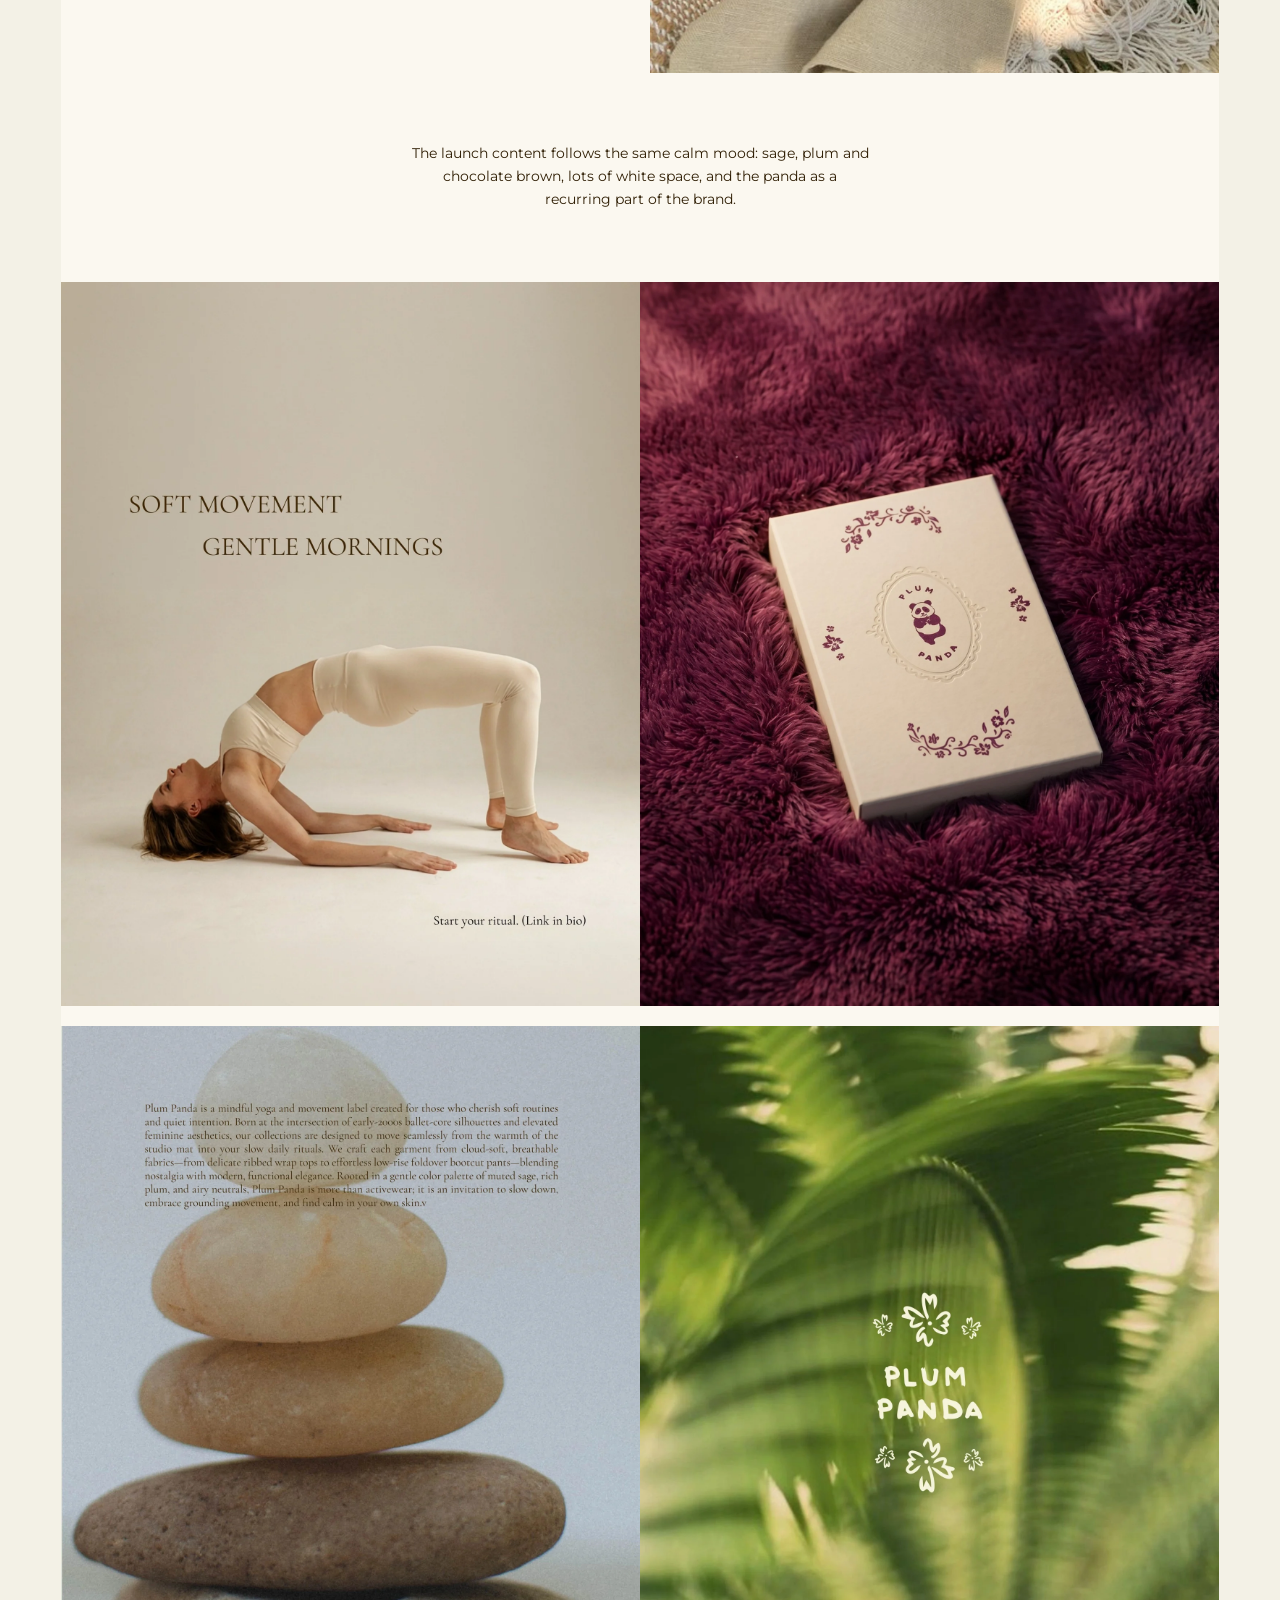
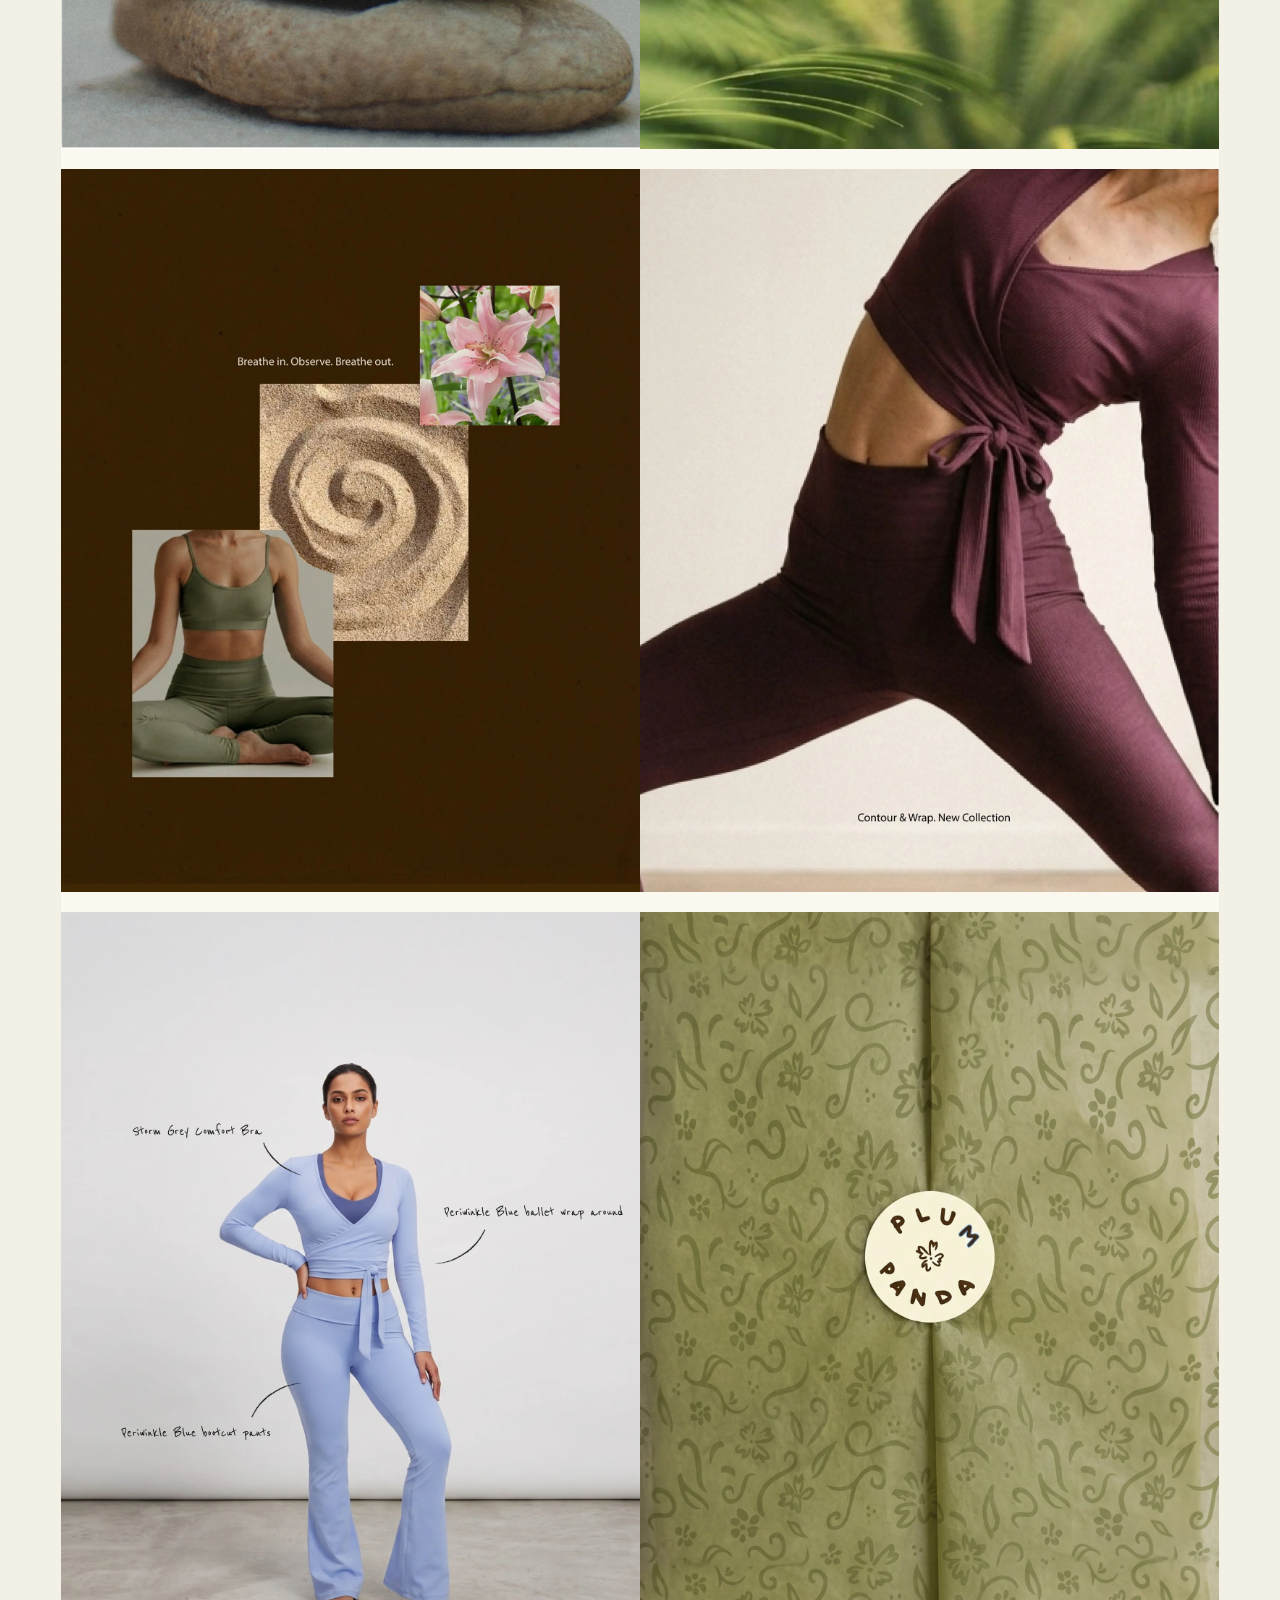
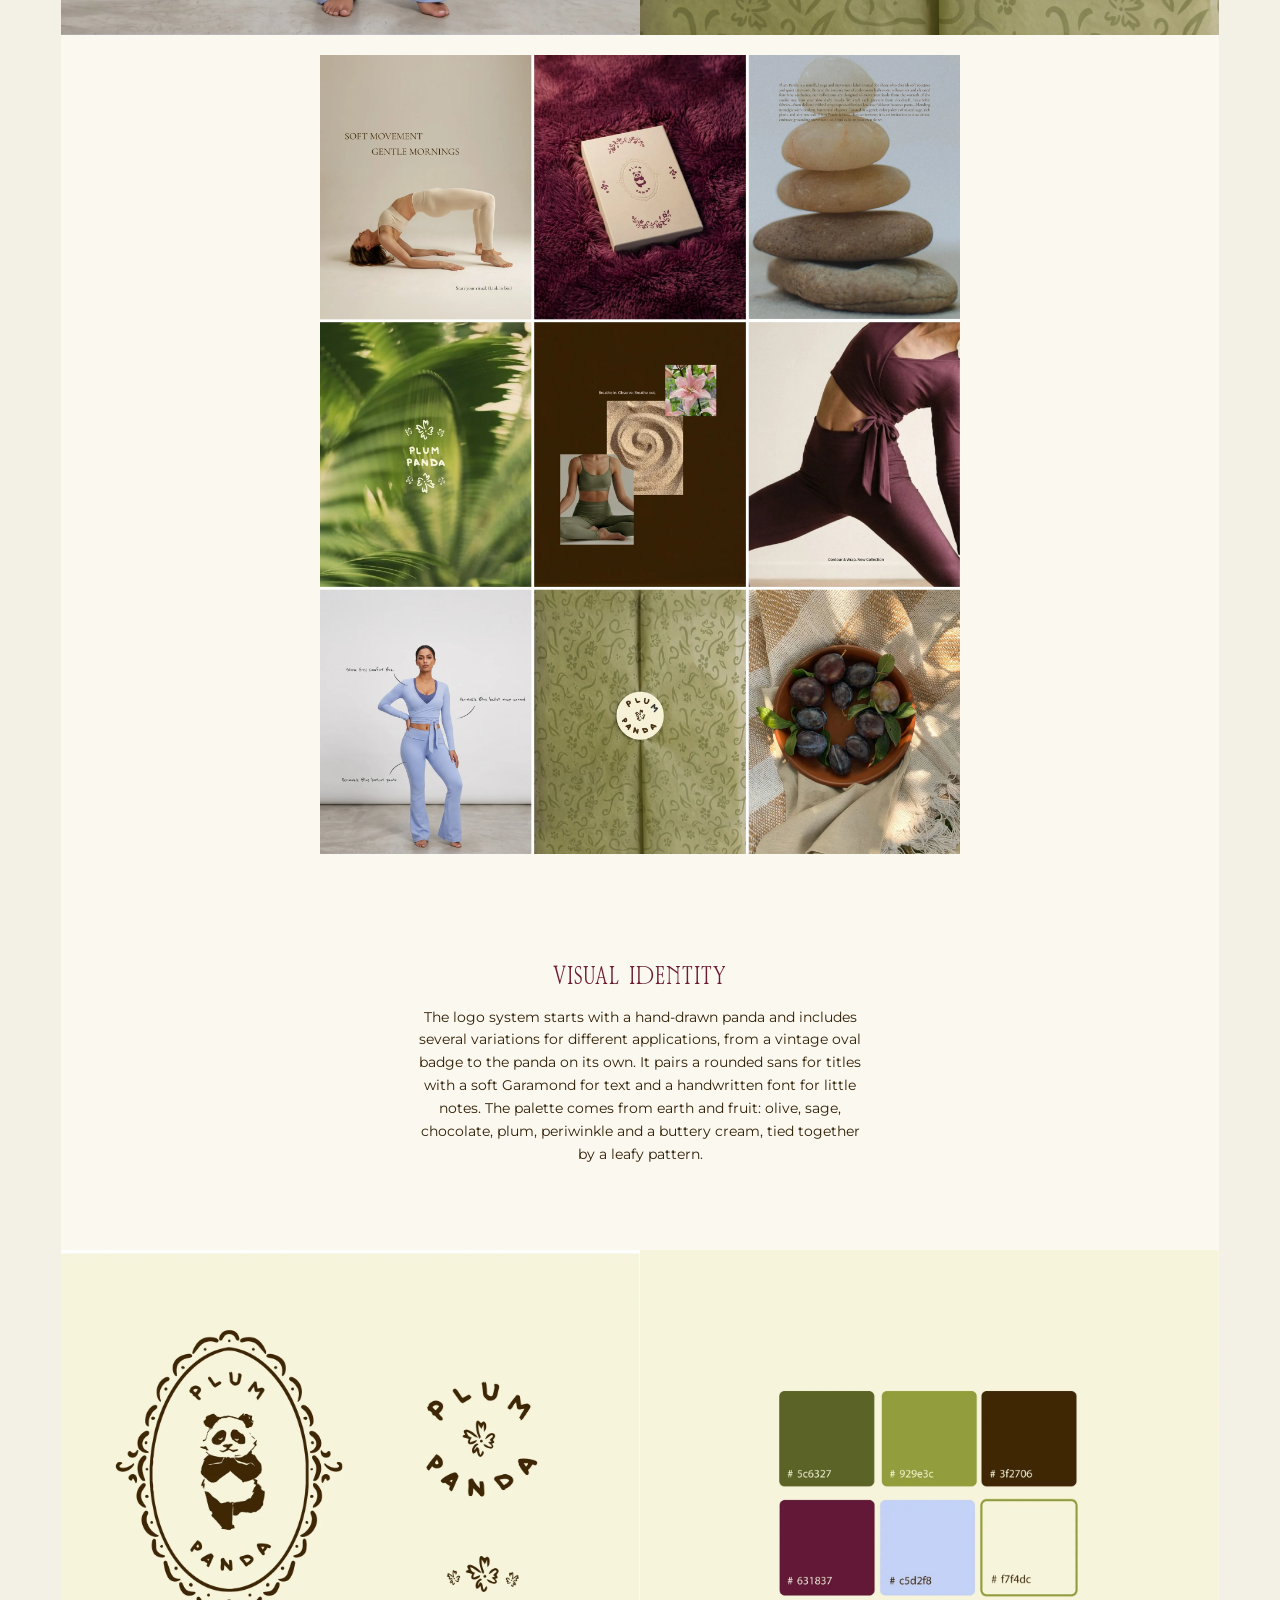
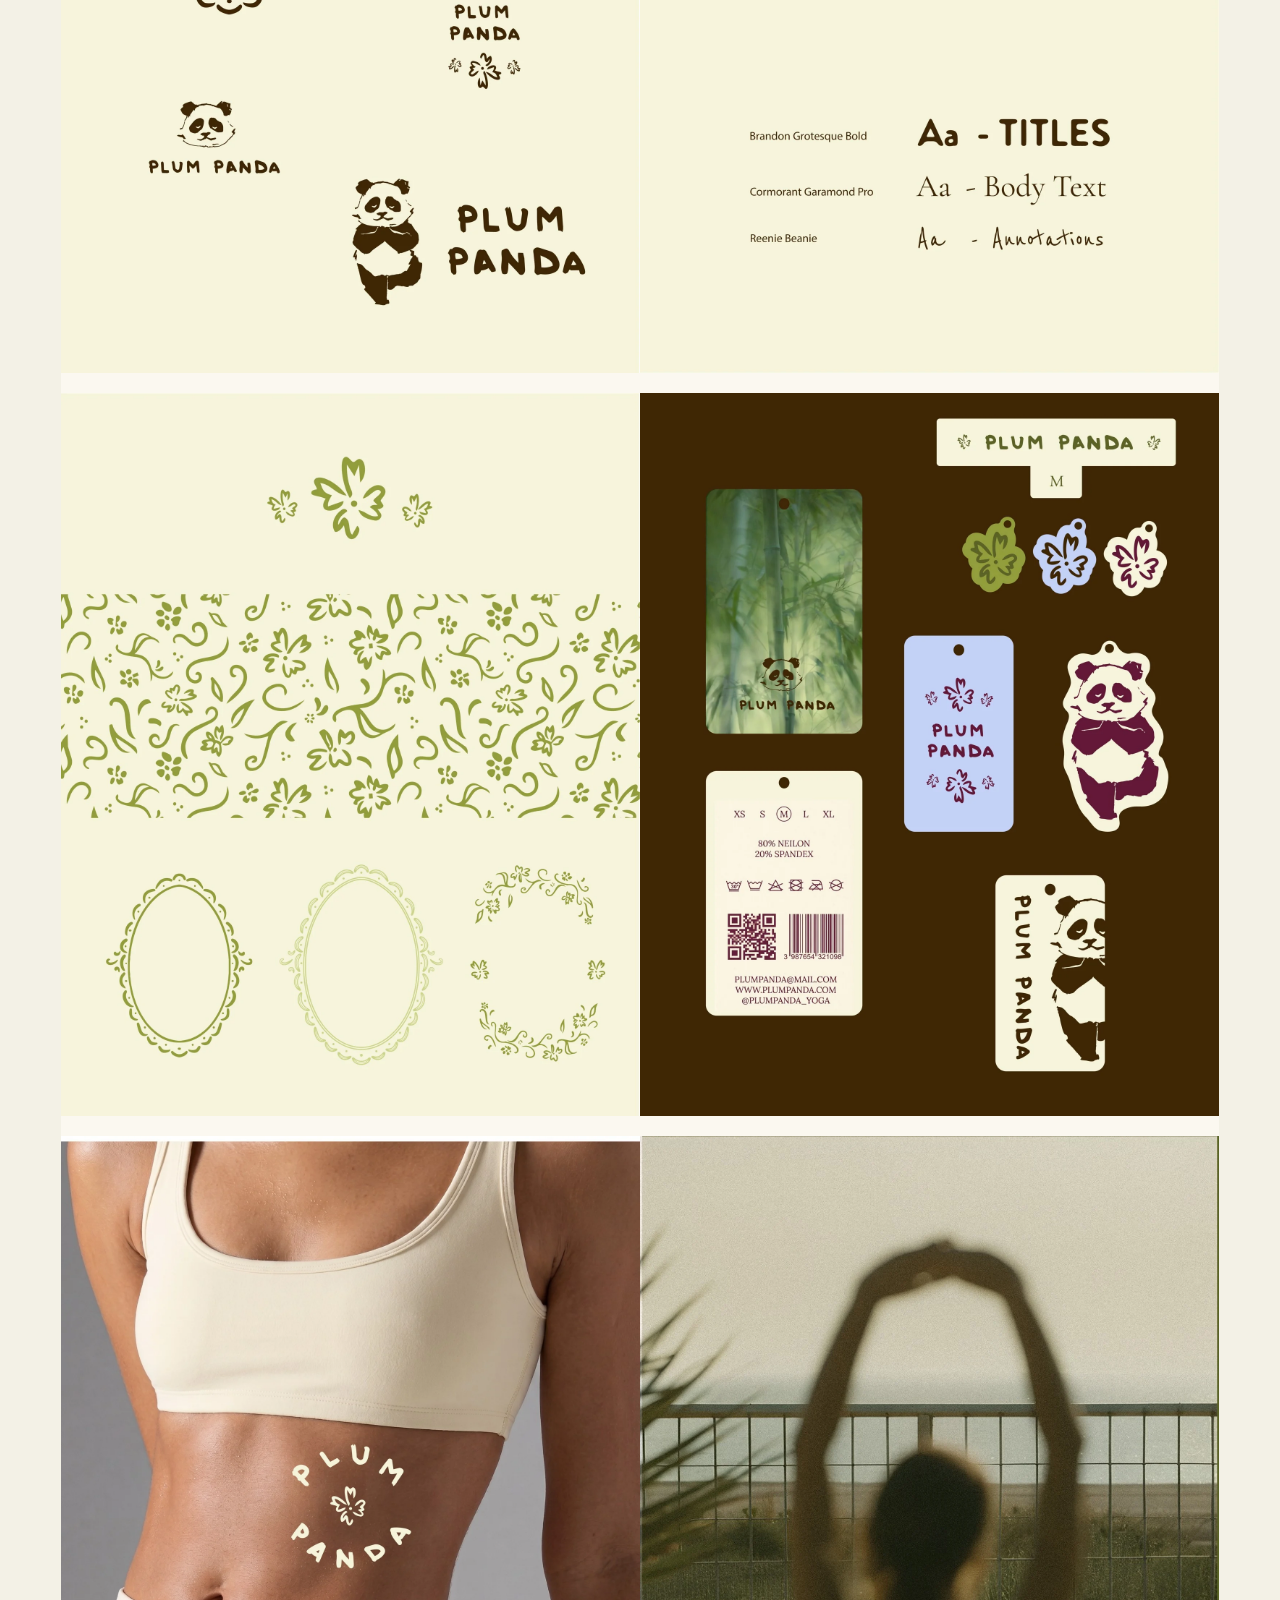
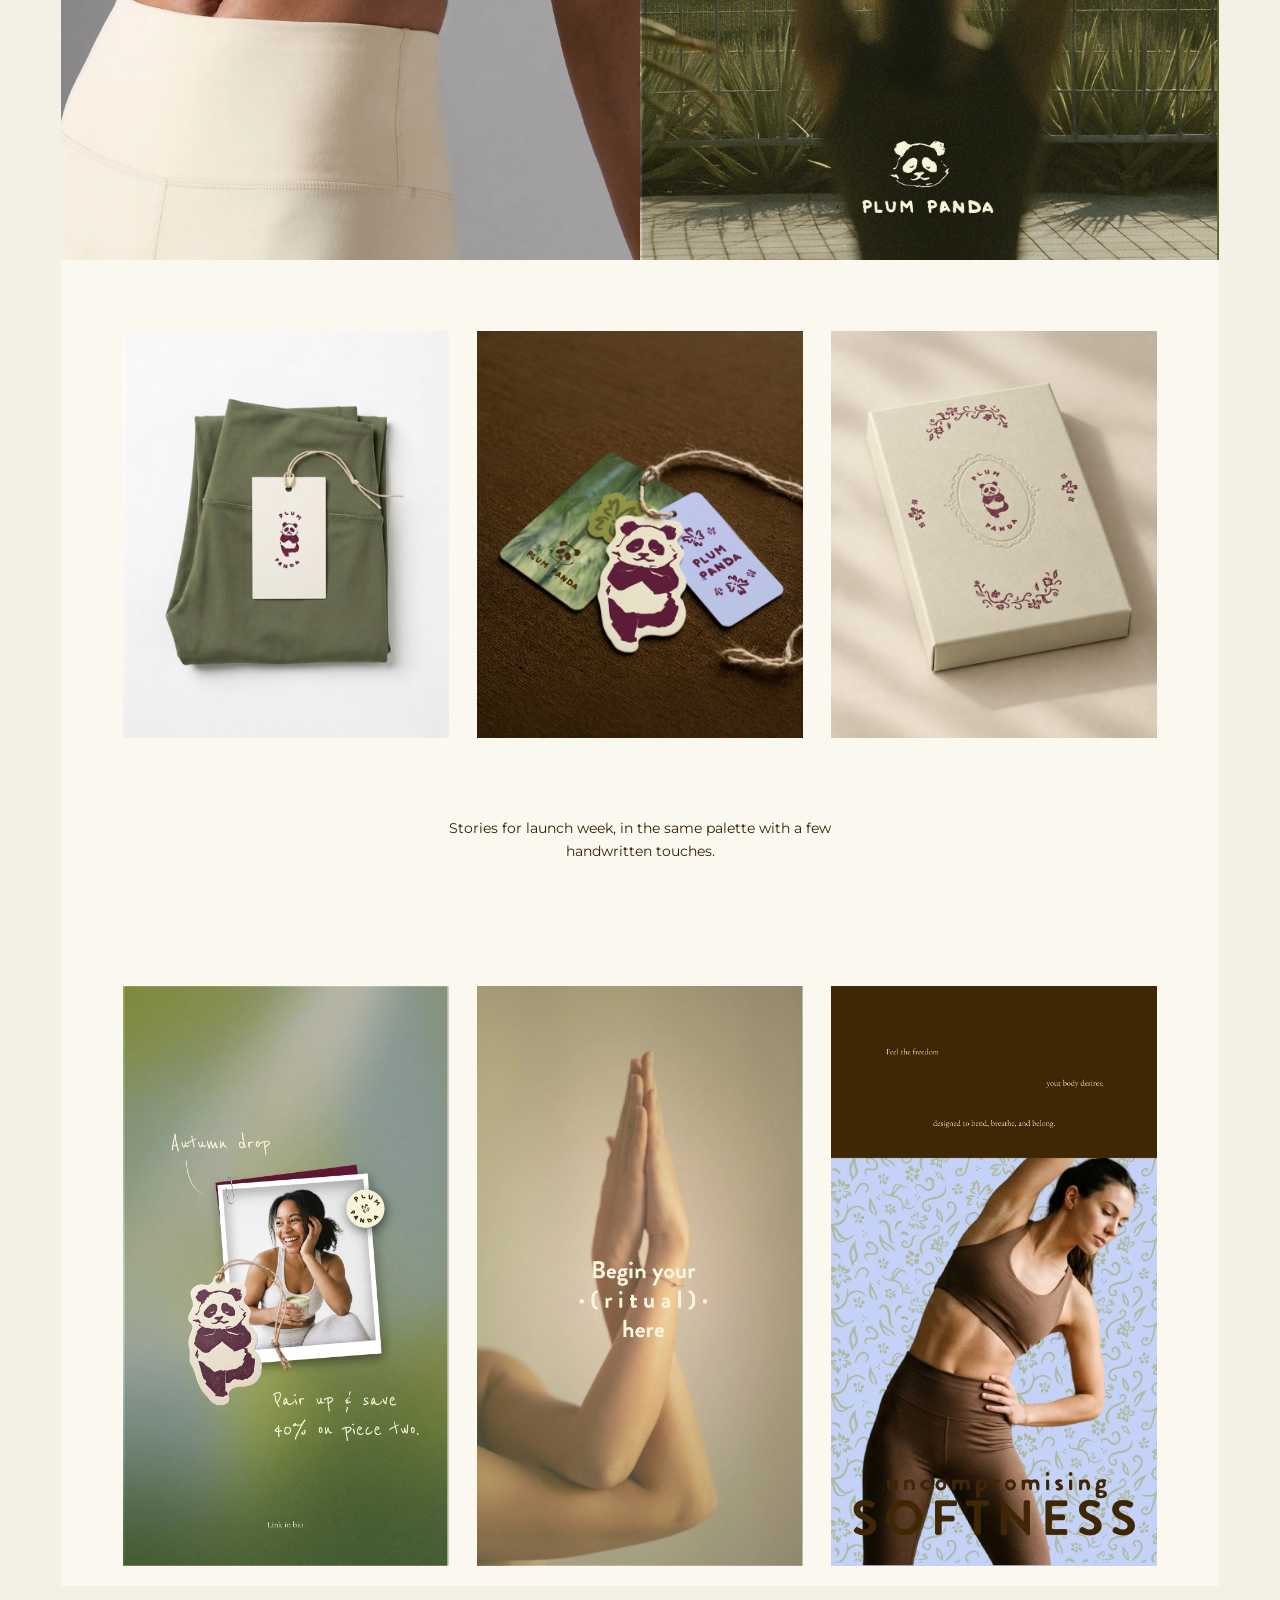
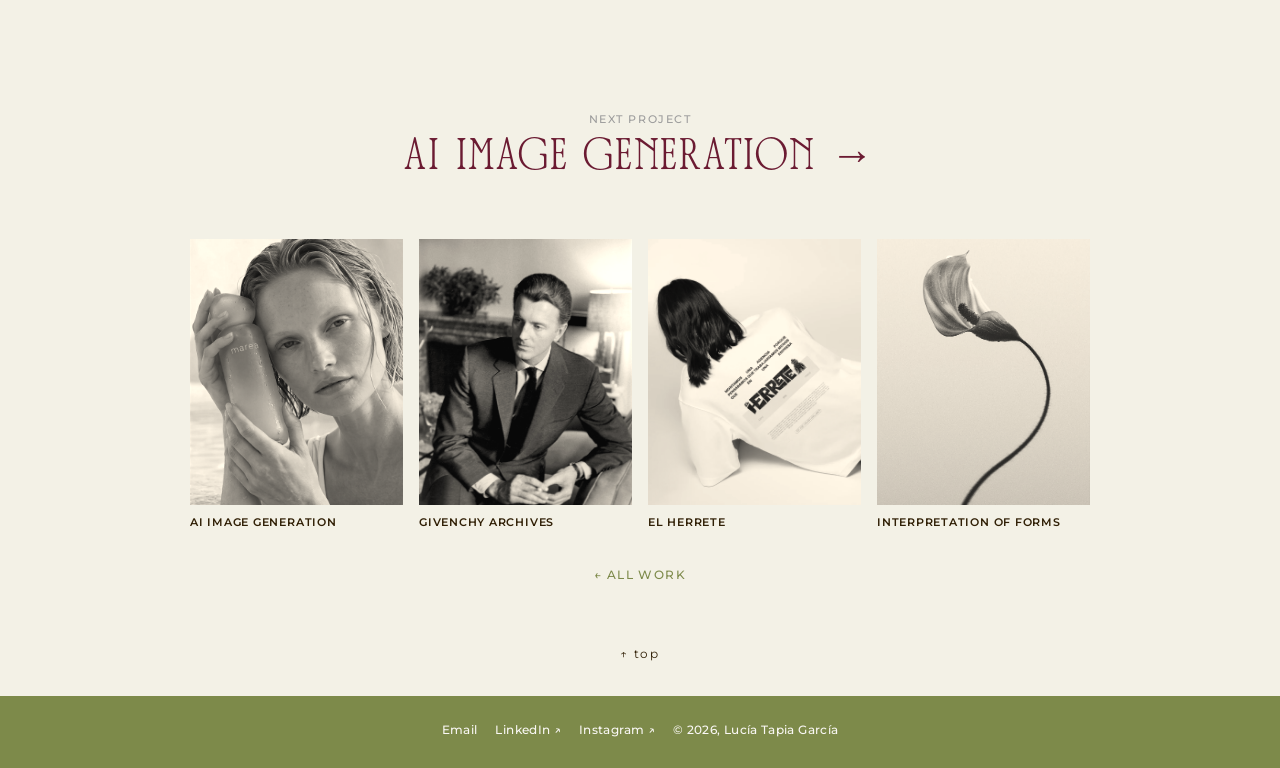
<file: work/plum-panda.html>
<!doctype html>
<html lang="en">
<head>
  <meta charset="utf-8">
  <meta name="viewport" content="width=device-width, initial-scale=1">
  <link rel="icon" href="../assets/img/favicon.svg" type="image/svg+xml">
  <link rel="icon" href="../assets/img/favicon-32.png" type="image/png" sizes="32x32">
  <link rel="apple-touch-icon" href="../assets/img/apple-touch-icon.png">
  <title>Plum Panda — Lucía Tapia</title>
  <meta name="description" content="The challenge was to build a brand for a friend’s new yoga and movement label, one that feels as calm and peaceful as the practice itself. Plum Panda ">
  <link rel="stylesheet" href="../assets/css/style.css?v=11092000">
</head>
<body class="page-project">

  <header class="nav" data-nav>
    <a class="nav__logo" href="../index.html" aria-label="Lucía Tapia — home"><span class="logo-mark"></span></a>
    <nav class="nav__links" aria-label="Main">
      <a href="../work.html" data-i18n="nav.work" aria-current="page">Work</a>
      <a href="../about.html" data-i18n="nav.about">About</a>
      <a href="../archive.html" data-i18n="nav.archive">Personal</a>
      <a href="../contact.html" data-i18n="nav.contact">Contact</a>
    </nav>
  </header>

  <main class="pj" id="top">
    <div class="pj__sheet">
    <section class="pj__cover"><figure class="pj__frame pj__frame--cover "><img src="../assets/img/work/plum-panda/ig-04.webp?v=10051010" alt="" width="1600" height="2000" loading="lazy" style="object-position:center 48%"></figure></section>
    <header class="pj__head"><a class="pj__arrow" href="../work.html" aria-label="Back to all work">←</a><div><h1 class="pj__title">Plum Panda</h1><p class="pj__one">Visual identity and social content for a new yoga and movement label.</p></div></header>
    <section class="pj__row pj__row--pair pj__row--text"><div class="pj__intro"><div class="pj__lead"><p>The challenge was to build a brand for a friend’s new yoga and movement label, one that feels as calm and peaceful as the practice itself. Plum Panda is for women who enjoy their routines and feel connected to nature. The clothes mix early-2000s ballet-core silhouettes with a calm, feminine look: ribbed wrap tops, low-rise bootcut pants and pieces comfortable enough to wear every day.</p><p>Rather than going for a loud Y2K look, I kept the identity serene, with a restrained color palette, soft visuals and a clear photography style. I created the full visual identity, from a hand-drawn panda mascot, logo system, pattern, palette and type, and took it into labels, packaging and a launch set of Instagram posts and stories.</p></div><div class="pj__meta"><div class="pj__meta-col pj__meta-col--name"><p>Plum Panda</p><p>2026 · Pre-launch</p></div><div class="pj__meta-col"><p class="pj__meta-k">Role</p><p class="pj__meta-v">Brand identity<br>Art direction</p></div><div class="pj__meta-col"><p class="pj__meta-k">Deliverables</p><p class="pj__meta-v">Visual identity<br>Packaging &amp; labels<br>Social content</p></div></div></div><figure class="pj__frame pj__frame--cover " style="aspect-ratio:4/5"><img src="../assets/img/work/plum-panda/ig-09.webp?v=10051010" alt="" width="1600" height="2000" loading="lazy"></figure></section>
    <section class="pj__row pj__center"><p>The launch content follows the same calm mood: sage, plum and chocolate brown, lots of white space, and the panda as a recurring part of the brand.</p></section>
    <section class="pj__row pj__row--pair"><figure class="pj__frame pj__frame--cover " style="aspect-ratio:4/5"><img src="../assets/img/work/plum-panda/ig-01.webp?v=10051010" alt="" width="1600" height="2000" loading="lazy"></figure><figure class="pj__frame pj__frame--cover " style="aspect-ratio:4/5"><img src="../assets/img/work/plum-panda/ig-02.webp?v=10051010" alt="" width="1600" height="2000" loading="lazy"></figure></section>
    <section class="pj__row pj__row--pair"><figure class="pj__frame pj__frame--cover " style="aspect-ratio:4/5"><img src="../assets/img/work/plum-panda/ig-03.webp?v=10051010" alt="" width="1600" height="2000" loading="lazy"></figure><figure class="pj__frame pj__frame--cover " style="aspect-ratio:4/5"><img src="../assets/img/work/plum-panda/ig-04.webp?v=10051010" alt="" width="1600" height="2000" loading="lazy"></figure></section>
    <section class="pj__row pj__row--pair"><figure class="pj__frame pj__frame--cover " style="aspect-ratio:4/5"><img src="../assets/img/work/plum-panda/ig-05.webp?v=10051010" alt="" width="1600" height="2000" loading="lazy"></figure><figure class="pj__frame pj__frame--cover " style="aspect-ratio:4/5"><img src="../assets/img/work/plum-panda/ig-06.webp?v=10051010" alt="" width="1600" height="2000" loading="lazy"></figure></section>
    <section class="pj__row pj__row--pair"><figure class="pj__frame pj__frame--cover " style="aspect-ratio:4/5"><img src="../assets/img/work/plum-panda/ig-07.webp?v=10051010" alt="" width="1600" height="2000" loading="lazy"></figure><figure class="pj__frame pj__frame--cover " style="aspect-ratio:4/5"><img src="../assets/img/work/plum-panda/ig-08.webp?v=10051010" alt="" width="1600" height="2000" loading="lazy"></figure></section>
    <section class="pj__row pj__single"><figure class="pj__frame pj__frame--cover pj__frame--grid" style="aspect-ratio:2180/2720"><img src="../assets/img/work/plum-panda/grid.webp?v=10051010" alt="" width="2180" height="2720" loading="lazy"></figure></section>
    <section class="pj__row pj__stack"><div class="pj__stack-item"><h2 class="pj__label">Visual identity</h2><p>The logo system starts with a hand-drawn panda and includes several variations for different applications, from a vintage oval badge to the panda on its own. It pairs a rounded sans for titles with a soft Garamond for text and a handwritten font for little notes. The palette comes from earth and fruit: olive, sage, chocolate, plum, periwinkle and a buttery cream, tied together by a leafy pattern.</p></div></section>
    <section class="pj__row pj__row--pair"><figure class="pj__frame pj__frame--cover " style="aspect-ratio:4/5"><img src="../assets/img/work/plum-panda/br-07.webp?v=10051010" alt="" width="1600" height="2000" loading="lazy"></figure><figure class="pj__frame pj__frame--cover " style="aspect-ratio:4/5"><img src="../assets/img/work/plum-panda/br-08.webp?v=10051010" alt="" width="1600" height="2000" loading="lazy"></figure></section>
    <section class="pj__row pj__row--pair"><figure class="pj__frame pj__frame--cover " style="aspect-ratio:4/5"><img src="../assets/img/work/plum-panda/br-09.webp?v=10051010" alt="" width="1600" height="2000" loading="lazy"></figure><figure class="pj__frame pj__frame--cover " style="aspect-ratio:4/5"><img src="../assets/img/work/plum-panda/br-15.webp?v=10051010" alt="" width="1600" height="2000" loading="lazy"></figure></section>
    <section class="pj__row pj__row--pair"><figure class="pj__frame pj__frame--cover " style="aspect-ratio:4/5"><img src="../assets/img/work/plum-panda/br-10.webp?v=10051010" alt="" width="1600" height="2000" loading="lazy"></figure><figure class="pj__frame pj__frame--cover " style="aspect-ratio:4/5"><img src="../assets/img/work/plum-panda/br-12.webp?v=10051010" alt="" width="1600" height="2000" loading="lazy"></figure></section>
    <section class="pj__row pj__gallery pj__gallery--3"><figure class="pj__frame pj__frame--cover " style="aspect-ratio:4/5"><img src="../assets/img/work/plum-panda/br-13.webp?v=10051010" alt="" width="1600" height="2000" loading="lazy"></figure><figure class="pj__frame pj__frame--cover " style="aspect-ratio:4/5"><img src="../assets/img/work/plum-panda/br-16.webp?v=10051010" alt="" width="1600" height="2000" loading="lazy"></figure><figure class="pj__frame pj__frame--cover " style="aspect-ratio:4/5"><img src="../assets/img/work/plum-panda/br-18.webp?v=10051010" alt="" width="1600" height="2000" loading="lazy"></figure></section>
    <section class="pj__row pj__center"><p>Stories for launch week, in the same palette with a few handwritten touches.</p></section>
    <section class="pj__row pj__gallery pj__gallery--3"><figure class="pj__frame pj__frame--cover " style="aspect-ratio:9/16"><img src="../assets/img/work/plum-panda/story-17.webp?v=10051010" alt="" width="1125" height="2000" loading="lazy"></figure><figure class="pj__frame pj__frame--cover " style="aspect-ratio:9/16"><img src="../assets/img/work/plum-panda/story-28.webp?v=10051010" alt="" width="1125" height="2000" loading="lazy"></figure><figure class="pj__frame pj__frame--cover " style="aspect-ratio:9/16"><img src="../assets/img/work/plum-panda/story-29.webp?v=10051010" alt="" width="1125" height="2000" loading="lazy"></figure></section>
    </div>
    <section class="pj__end"><a class="pj__next" href="ai-image-generation.html"><span class="pj__next-k">Next project</span><span class="pj__next-v">AI Image Generation →</span></a><div class="pj__more"><a class="pj__more-card" href="ai-image-generation.html"><figure><img src="../assets/img/work/ai-image-generation.webp" alt="" loading="lazy"></figure><p>AI Image Generation</p></a><a class="pj__more-card" href="givenchy.html"><figure><img src="../assets/img/work/givenchy.webp" alt="" loading="lazy"></figure><p>Givenchy Archives</p></a><a class="pj__more-card" href="el-herrete.html"><figure><img src="../assets/img/work/el-herrete.webp" alt="" loading="lazy"></figure><p>El Herrete</p></a><a class="pj__more-card" href="eight-movements.html"><figure><img src="../assets/img/work/eight-movements.webp" alt="" loading="lazy"></figure><p>Interpretation of Forms</p></a></div><a class="pj__back" href="../work.html">← All work</a></section>
  </main>


  <footer class="footer wrap">
    <ul class="footer__links">
      <li><a href="mailto:luciatapiaag@gmail.com">Email</a></li>
      <li><a href="https://www.linkedin.com/in/luc%C3%ADa-tapia-garc%C3%ADa-0a97b5249/" target="_blank" rel="noopener">LinkedIn ↗</a></li>
      <li><a href="https://www.instagram.com/by.luciatapia/" target="_blank" rel="noopener">Instagram ↗</a></li>
      <li>© 2026, Lucía Tapia García</li>
    </ul>
    <button type="button" class="to-top" data-to-top aria-label="Back to top"><span aria-hidden="true">↑</span> <span data-i18n="footer.top">top</span></button>
  </footer>

  <script src="../assets/js/main.js?v=11092000"></script>
</body>
</html>
</file>
<file: assets/css/style.css>
/* ============ Fonts ============ */
@font-face { font-family: "Fraunces"; src: url("../fonts/fraunces.woff2") format("woff2"); font-weight: 100 900; font-display: swap; }
@font-face { font-family: "EB Garamond"; src: url("../fonts/eb-garamond.woff2") format("woff2"); font-weight: 400 800; font-display: swap; }
@font-face { font-family: "EB Garamond"; src: url("../fonts/eb-garamond-italic.woff2") format("woff2"); font-weight: 400 800; font-style: italic; font-display: swap; }
@font-face { font-family: "Montserrat"; src: url("../fonts/montserrat.woff2") format("woff2"); font-weight: 100 900; font-display: swap; }
/* Aston Script: personal-use licence — buy commercial licence before launch */
@font-face { font-family: "Aston Script"; src: url("../fonts/aston-script.woff2") format("woff2"); font-display: swap; }
@font-face { font-family: "ZT Bros Oskon"; src: url("../fonts/zt-bros-oskon.woff2") format("woff2"); font-display: swap; }

/* ============ Tokens — Framer colour styles (source of truth) ============ */
:root {
  --paper: url("../img/paper.jpg");
  --dragonfly: url("data:image/svg+xml,%3Csvg version='1.0' xmlns='http://www.w3.org/2000/svg' viewBox='0 0 1475.000000 1040.000000' %3E %3Cg transform='translate%280.000000,1040.000000%29 scale%280.100000,-0.100000%29' fill='%23000' stroke='none'%3E %3Cpath d='M255 10380 c-3 -11 -18 -23 -33 -26 -64 -13 -150 -80 -172 -133 -7 -17 -21 -33 -31 -36 -18 -6 -19 -18 -19 -162 0 -145 1 -156 21 -172 12 -10 24 -36 30 -65 5 -26 17 -59 28 -74 10 -15 22 -41 25 -59 4 -17 14 -37 22 -44 8 -7 22 -26 30 -43 18 -38 49 -88 89 -146 17 -23 39 -56 49 -72 11 -17 35 -47 53 -67 19 -20 42 -47 51 -61 106 -160 410 -451 612 -586 30 -21 64 -43 75 -50 11 -8 45 -30 75 -50 30 -21 64 -43 75 -51 90 -61 127 -83 135 -83 5 0 21 -11 36 -25 15 -14 34 -25 44 -25 9 0 27 -11 40 -25 13 -14 28 -25 34 -25 6 0 28 -11 48 -25 20 -14 42 -25 49 -25 6 0 24 -11 41 -25 16 -14 37 -25 47 -25 9 0 32 -11 51 -25 19 -14 41 -25 50 -25 9 0 31 -11 50 -25 19 -14 41 -25 50 -25 9 0 31 -11 50 -25 19 -14 41 -25 50 -25 9 0 31 -11 50 -25 19 -14 42 -25 53 -25 10 0 32 -10 49 -21 16 -12 48 -26 70 -31 22 -5 52 -18 66 -28 13 -11 37 -20 52 -20 15 0 39 -9 53 -20 14 -11 49 -25 77 -30 28 -5 63 -19 77 -30 14 -11 40 -20 57 -20 17 0 49 -9 70 -21 21 -11 63 -25 94 -29 30 -5 63 -17 73 -26 11 -9 45 -19 81 -23 35 -4 78 -15 97 -25 18 -10 67 -21 110 -26 86 -9 131 -23 131 -43 0 -17 -29 -57 -42 -57 -5 0 -23 -11 -40 -25 -16 -14 -35 -25 -43 -25 -7 0 -19 -7 -26 -16 -8 -9 -28 -26 -45 -38 -18 -11 -56 -38 -85 -58 -30 -20 -88 -48 -129 -62 -74 -24 -82 -25 -433 -27 -334 -3 -364 -5 -435 -25 -43 -12 -126 -25 -186 -29 -73 -5 -122 -13 -145 -25 -20 -10 -71 -21 -115 -24 -47 -4 -90 -13 -104 -22 -14 -9 -59 -20 -100 -25 -44 -5 -82 -15 -92 -24 -10 -9 -46 -20 -80 -25 -34 -5 -70 -16 -79 -24 -10 -9 -33 -19 -52 -22 -19 -4 -50 -16 -69 -28 -19 -12 -42 -26 -51 -31 -99 -60 -149 -112 -192 -197 -57 -113 -23 -223 111 -356 41 -40 91 -81 111 -92 21 -10 43 -26 50 -34 8 -9 19 -16 25 -16 7 0 27 -11 46 -25 19 -14 41 -25 51 -25 9 0 28 -9 41 -20 14 -10 47 -24 74 -30 27 -6 56 -18 66 -27 9 -8 43 -18 75 -22 32 -4 70 -15 84 -24 17 -11 55 -19 110 -23 46 -3 111 -12 144 -19 76 -17 255 -35 354 -35 42 0 92 -5 111 -11 65 -21 154 -28 430 -34 151 -3 322 -11 380 -18 58 -7 191 -13 295 -14 105 -1 253 -7 329 -12 143 -9 385 5 451 27 17 6 84 13 150 16 66 3 151 14 189 23 58 14 74 14 100 4 17 -7 53 -19 80 -27 27 -8 59 -23 71 -34 12 -11 33 -20 47 -20 14 0 49 -12 77 -26 50 -26 56 -27 234 -28 178 0 183 0 239 27 31 15 67 27 80 27 13 0 39 11 58 25 19 14 41 25 50 25 9 0 31 11 50 25 19 14 39 25 44 25 6 0 34 16 61 35 28 20 61 43 75 53 99 67 233 189 327 298 58 67 246 296 258 315 34 54 68 99 97 130 38 41 86 102 110 140 41 64 327 350 403 401 57 39 174 41 225 3 19 -14 47 -25 62 -25 15 0 45 -9 65 -20 29 -15 57 -20 122 -20 96 0 164 22 284 92 l69 40 60 -27 c96 -43 145 -82 281 -224 34 -35 74 -76 88 -90 14 -14 50 -57 80 -96 29 -38 83 -106 120 -150 36 -44 73 -93 82 -110 8 -16 36 -52 62 -80 26 -27 89 -102 139 -165 51 -63 131 -153 177 -200 105 -107 275 -250 296 -250 5 0 20 -11 33 -25 13 -14 29 -25 35 -25 6 0 26 -11 45 -25 19 -14 41 -25 50 -25 9 0 31 -11 50 -25 19 -14 47 -25 63 -25 16 0 46 -10 66 -22 34 -21 49 -23 233 -26 195 -4 198 -3 252 22 30 14 63 26 73 26 10 0 35 11 55 25 20 14 40 25 44 25 5 0 25 12 46 26 34 24 45 26 101 22 35 -3 77 -12 93 -21 21 -11 72 -18 150 -22 65 -4 142 -13 169 -20 71 -19 238 -22 921 -17 56 1 146 8 200 16 55 8 203 17 329 20 145 4 258 12 305 21 41 9 145 20 230 25 86 5 191 18 235 29 44 11 127 23 184 26 64 4 116 12 135 22 16 9 63 19 104 24 44 5 87 16 106 29 18 11 46 20 62 20 16 0 50 11 76 25 26 14 55 25 66 25 10 0 33 11 52 25 19 14 41 25 50 25 9 0 34 12 55 28 52 38 205 191 205 205 0 7 9 29 20 50 31 57 28 155 -7 215 -41 70 -191 202 -230 202 -5 0 -24 11 -43 25 -19 14 -44 25 -56 25 -12 0 -33 9 -47 21 -15 11 -49 24 -77 28 -28 4 -59 16 -70 26 -12 11 -45 20 -88 25 -38 4 -80 15 -94 24 -15 10 -62 21 -111 26 -47 5 -98 15 -114 24 -18 9 -75 18 -144 22 -63 4 -132 13 -154 21 -63 22 -249 33 -571 33 -300 0 -300 0 -334 25 -19 14 -42 25 -51 25 -10 0 -22 7 -27 16 -11 20 -151 134 -164 134 -6 0 -23 11 -40 25 -16 14 -40 25 -52 25 -24 0 -56 28 -56 48 0 22 50 44 119 53 38 4 84 17 103 29 19 11 50 20 73 20 23 0 59 10 80 21 22 12 66 25 98 29 32 4 67 16 78 26 11 9 44 21 75 25 35 5 65 15 78 28 12 12 36 21 52 21 16 0 50 11 76 25 26 14 56 25 66 25 11 0 31 9 45 21 15 11 44 23 64 26 21 3 54 16 73 28 19 13 51 26 71 29 20 4 44 15 54 26 10 11 28 20 40 20 11 0 36 11 55 25 19 14 43 25 55 25 12 0 36 11 55 25 19 14 41 25 51 25 9 0 27 9 40 19 14 10 40 26 59 35 19 9 58 30 85 46 28 16 68 38 90 50 41 22 91 51 141 84 16 11 45 30 65 43 19 12 40 23 46 23 6 0 17 7 24 16 7 9 43 36 79 60 36 25 83 58 105 75 22 16 53 38 68 48 31 20 101 78 151 126 18 17 81 73 140 125 59 52 151 144 204 204 106 119 140 158 175 196 12 14 36 45 52 70 38 57 95 134 105 140 4 3 15 21 24 40 9 19 32 62 51 95 18 33 39 78 45 100 7 22 19 48 27 57 9 10 19 46 22 82 4 35 12 70 18 77 16 20 13 160 -3 184 -8 11 -14 31 -14 44 0 50 -105 161 -152 161 -11 0 -30 11 -44 25 -25 25 -25 25 -391 25 -361 0 -367 0 -390 -21 -19 -19 -43 -24 -155 -34 -73 -6 -144 -17 -157 -24 -13 -7 -74 -17 -135 -22 -65 -6 -130 -17 -156 -28 -25 -10 -83 -21 -129 -25 -48 -4 -98 -14 -120 -25 -20 -10 -63 -21 -97 -24 -33 -2 -78 -14 -100 -24 -21 -11 -65 -23 -98 -26 -32 -3 -66 -13 -76 -22 -10 -9 -46 -20 -80 -25 -34 -5 -70 -16 -80 -25 -9 -8 -43 -20 -75 -25 -32 -5 -65 -16 -75 -25 -9 -8 -41 -19 -70 -25 -29 -6 -61 -17 -69 -25 -9 -7 -38 -19 -65 -25 -27 -6 -61 -20 -77 -30 -15 -11 -39 -20 -54 -20 -15 0 -40 -10 -57 -21 -16 -12 -48 -26 -70 -31 -23 -5 -53 -17 -67 -27 -14 -10 -42 -21 -62 -25 -21 -4 -42 -13 -49 -21 -6 -7 -26 -17 -43 -20 -18 -4 -51 -18 -74 -31 -23 -13 -50 -24 -60 -24 -11 0 -34 -11 -53 -25 -19 -14 -43 -25 -55 -25 -12 0 -36 -11 -55 -25 -19 -14 -45 -25 -58 -25 -13 0 -37 -11 -54 -25 -16 -14 -40 -25 -52 -25 -13 0 -34 -9 -48 -19 -13 -11 -42 -24 -63 -30 -22 -6 -53 -20 -70 -31 -16 -11 -37 -20 -46 -20 -8 0 -30 -11 -49 -25 -19 -14 -43 -25 -55 -25 -12 0 -36 -11 -55 -25 -19 -14 -41 -25 -49 -25 -9 0 -34 -12 -56 -25 -22 -14 -50 -25 -61 -25 -12 0 -33 -9 -47 -20 -15 -12 -51 -25 -81 -30 -30 -5 -71 -17 -93 -28 -21 -11 -69 -22 -107 -26 -37 -4 -85 -15 -105 -25 -20 -10 -62 -21 -94 -25 -32 -3 -76 -15 -97 -26 -22 -11 -52 -20 -68 -20 -16 0 -50 -11 -76 -25 -26 -14 -59 -25 -74 -25 -15 0 -45 -11 -67 -25 -22 -13 -51 -25 -65 -25 -14 0 -43 -11 -65 -25 -22 -13 -49 -25 -59 -25 -11 0 -38 -11 -60 -24 -23 -13 -54 -26 -70 -30 -16 -4 -41 -16 -54 -27 -14 -10 -32 -19 -41 -19 -10 0 -32 -11 -51 -25 -19 -14 -41 -25 -50 -25 -8 0 -24 -6 -35 -14 -11 -7 -56 -33 -100 -56 -44 -23 -87 -48 -95 -55 -8 -7 -31 -20 -50 -30 -51 -24 -91 -47 -167 -96 -37 -25 -75 -49 -84 -54 -9 -6 -35 -23 -59 -40 -23 -16 -57 -39 -75 -50 -69 -43 -111 -73 -124 -89 -7 -9 -19 -16 -25 -16 -7 0 -50 -30 -97 -67 -46 -38 -109 -85 -139 -105 -30 -21 -80 -61 -110 -89 -69 -64 -96 -83 -110 -74 -14 9 -4 42 26 82 13 17 24 45 24 61 0 16 7 51 15 78 19 64 20 204 0 251 -8 19 -15 54 -15 77 0 23 -11 65 -25 94 -14 30 -25 61 -25 70 0 10 -6 27 -13 39 -6 12 -31 55 -55 97 -35 61 -48 76 -67 76 -13 0 -26 -4 -29 -8 -7 -11 20 -100 39 -129 8 -12 22 -54 30 -93 8 -39 22 -84 30 -100 25 -48 22 -403 -4 -453 -11 -21 -22 -60 -26 -87 -7 -50 -7 -50 30 -66 35 -14 36 -16 22 -37 -21 -31 -95 -28 -145 6 -20 14 -48 28 -62 32 -14 4 -33 15 -44 24 -15 13 -44 16 -166 16 -140 0 -150 -1 -172 -22 -14 -13 -35 -23 -48 -23 -14 0 -33 -11 -46 -27 -19 -24 -29 -28 -69 -26 -54 2 -85 21 -215 128 -47 39 -102 83 -122 98 -21 15 -52 41 -70 58 -56 52 -379 310 -397 316 -9 3 -26 15 -37 25 -24 21 -65 45 -131 77 -24 11 -43 25 -43 30 0 6 -17 15 -38 21 -22 5 -47 19 -57 30 -10 11 -26 20 -35 20 -9 0 -31 11 -50 25 -19 14 -41 25 -50 25 -8 0 -31 11 -50 23 -19 13 -48 27 -64 31 -16 4 -41 16 -54 27 -14 10 -36 19 -50 19 -14 0 -36 10 -48 21 -13 12 -44 25 -69 30 -26 5 -58 18 -72 29 -14 11 -38 20 -53 20 -15 0 -38 8 -51 19 -13 10 -50 24 -81 30 -31 7 -62 18 -68 26 -6 8 -33 17 -58 21 -26 3 -70 17 -98 30 -28 13 -62 24 -75 24 -13 0 -42 9 -63 21 -21 11 -61 23 -90 26 -28 3 -64 14 -81 23 -16 10 -61 23 -98 29 -38 5 -79 17 -92 25 -13 8 -57 19 -99 25 -50 6 -84 16 -102 30 -15 12 -38 21 -51 21 -14 0 -38 11 -55 25 -16 14 -42 25 -57 25 -16 0 -39 9 -53 19 -13 11 -44 24 -68 31 -24 7 -55 20 -68 31 -14 10 -34 19 -46 19 -12 0 -37 11 -56 25 -19 14 -46 25 -61 25 -14 0 -37 9 -51 19 -13 11 -44 24 -68 31 -25 7 -52 18 -61 26 -8 7 -31 17 -50 20 -19 4 -46 15 -61 26 -14 10 -41 21 -60 25 -18 3 -51 16 -74 29 -22 13 -51 24 -64 24 -13 0 -33 9 -45 20 -12 11 -45 24 -74 30 -29 5 -64 19 -78 30 -14 11 -36 20 -49 20 -13 0 -44 11 -70 25 -26 14 -59 25 -74 25 -15 0 -40 10 -55 22 -15 12 -49 25 -76 29 -27 4 -61 17 -76 28 -14 12 -40 21 -57 21 -17 0 -53 12 -81 25 -27 14 -60 25 -73 25 -13 0 -44 11 -70 25 -26 14 -59 25 -75 25 -15 0 -49 11 -75 25 -26 14 -60 25 -77 25 -16 0 -52 12 -80 25 -27 14 -63 25 -80 25 -16 0 -52 11 -80 25 -27 13 -67 25 -88 25 -21 0 -56 9 -79 21 -23 12 -69 24 -102 26 -34 3 -78 14 -99 25 -21 10 -71 23 -110 28 -40 4 -92 15 -116 24 -24 9 -89 19 -143 23 -85 5 -105 10 -128 30 -28 23 -28 23 -398 23 -362 0 -371 0 -377 -20z m510 -130 c72 -5 153 -15 180 -23 28 -8 100 -18 160 -22 73 -5 125 -14 155 -26 24 -11 72 -24 107 -29 37 -5 74 -17 89 -29 15 -12 36 -21 48 -21 51 0 61 -51 19 -96 -106 -114 -157 -174 -174 -204 -23 -42 -59 -92 -82 -115 -10 -9 -17 -26 -17 -39 0 -12 -11 -37 -25 -56 -14 -19 -25 -43 -25 -53 0 -11 -10 -36 -22 -56 -22 -35 -23 -44 -23 -276 0 -230 1 -242 23 -282 12 -23 22 -55 22 -71 0 -16 9 -37 20 -47 11 -10 22 -33 26 -51 3 -18 15 -40 25 -50 10 -9 19 -25 19 -36 0 -25 -51 -24 -74 1 -10 11 -43 35 -73 53 -195 117 -648 559 -768 749 -19 30 -43 63 -54 74 -12 12 -21 24 -21 29 0 4 -11 21 -25 38 -14 16 -25 36 -25 45 0 8 -11 28 -25 45 -14 16 -25 38 -25 47 0 10 -10 31 -21 45 -12 15 -27 55 -34 89 -7 34 -21 82 -31 107 -17 45 -17 45 16 120 18 41 36 76 40 78 5 2 28 16 53 33 74 49 152 53 542 29z m13642 1 c62 -9 98 -28 161 -85 43 -40 46 -119 7 -192 -14 -26 -25 -61 -25 -79 0 -18 -9 -43 -19 -57 -11 -13 -23 -37 -27 -53 -4 -15 -24 -60 -45 -99 -22 -39 -44 -82 -51 -96 -7 -14 -23 -38 -35 -53 -13 -16 -23 -33 -23 -38 0 -8 -39 -63 -82 -114 -9 -11 -46 -56 -81 -100 -101 -126 -287 -307 -349 -341 -9 -5 -38 -27 -64 -49 -102 -87 -166 -134 -259 -190 -19 -12 -42 -28 -53 -38 -47 -42 -86 0 -43 47 10 12 24 44 30 71 7 28 20 58 28 67 10 11 19 49 24 100 4 46 15 102 24 126 24 67 26 233 3 312 -10 36 -23 96 -27 133 -5 37 -16 76 -24 85 -9 9 -19 31 -22 47 -22 95 -174 285 -285 357 -90 58 -84 83 24 91 45 3 85 12 100 22 16 11 61 21 111 26 48 5 102 17 123 28 24 12 71 21 132 26 52 4 108 14 125 23 16 8 63 18 105 22 113 10 446 11 517 1z m-12132 -321 c22 -12 59 -23 82 -27 24 -3 57 -16 75 -29 17 -13 39 -24 47 -24 8 0 31 -10 50 -23 48 -30 70 -44 104 -65 98 -59 285 -232 467 -431 52 -57 107 -116 121 -130 14 -14 72 -82 129 -151 151 -181 397 -438 526 -547 85 -73 275 -203 295 -203 6 0 25 -10 41 -22 17 -11 51 -25 76 -30 25 -4 53 -14 61 -22 27 -23 66 -27 268 -27 191 0 196 0 232 24 20 14 46 28 58 31 46 14 143 153 143 205 0 84 61 117 122 66 16 -14 36 -25 45 -25 8 0 28 -11 45 -25 16 -14 38 -25 48 -25 9 0 24 -7 31 -16 8 -9 32 -25 54 -36 91 -43 198 -105 206 -121 14 -24 -2 -48 -56 -88 -26 -19 -60 -45 -77 -58 -29 -23 -63 -44 -118 -72 -14 -7 -38 -24 -53 -36 -16 -13 -38 -23 -50 -23 -12 0 -40 -11 -62 -25 -22 -13 -54 -25 -70 -25 -17 0 -48 -10 -70 -22 -75 -40 -453 -66 -565 -39 -25 6 -61 11 -81 11 -21 0 -48 10 -69 25 -19 14 -41 25 -50 25 -9 0 -31 11 -50 25 -19 14 -40 25 -48 25 -8 0 -27 11 -44 25 -16 14 -38 25 -48 25 -9 0 -24 7 -31 17 -8 9 -25 21 -39 27 -14 6 -51 27 -83 46 -91 55 -149 87 -193 109 -23 10 -45 24 -48 29 -3 6 -23 16 -44 23 -20 6 -48 20 -61 30 -13 11 -31 19 -40 19 -10 0 -32 11 -51 25 -22 16 -47 25 -72 25 -21 0 -54 7 -73 15 -31 12 -40 12 -76 0 -23 -8 -55 -15 -71 -15 -32 0 -67 -22 -127 -80 -76 -74 -81 -85 -81 -186 0 -89 1 -92 36 -137 20 -26 40 -47 45 -47 4 0 21 -12 38 -26 23 -19 39 -25 68 -22 52 4 52 24 1 83 -42 47 -43 51 -43 117 0 64 2 70 36 103 73 74 259 85 384 25 22 -11 56 -27 75 -35 19 -9 58 -29 85 -45 28 -16 68 -38 90 -48 22 -11 46 -27 54 -36 7 -9 21 -16 31 -16 10 0 24 -7 31 -16 8 -9 32 -25 54 -36 67 -32 106 -55 129 -77 12 -12 29 -21 36 -21 24 0 90 -52 90 -71 0 -21 -13 -25 -105 -34 -38 -4 -86 -14 -105 -22 -92 -39 -677 -40 -752 -2 -21 11 -66 22 -100 26 -38 3 -79 15 -104 29 -26 16 -57 24 -85 24 -25 0 -62 9 -84 20 -22 11 -72 24 -113 29 -42 5 -81 16 -91 25 -10 9 -42 19 -72 22 -30 3 -66 15 -81 25 -16 11 -51 24 -80 29 -28 6 -59 17 -68 25 -9 8 -32 18 -51 21 -19 4 -47 18 -62 31 -16 12 -37 23 -46 23 -10 0 -29 8 -42 19 -13 10 -37 22 -54 28 -18 6 -31 18 -33 30 -3 18 4 21 72 26 55 4 83 11 102 26 15 12 39 21 54 21 15 0 33 7 41 16 7 8 29 24 49 34 37 19 160 135 160 151 0 5 13 23 28 41 16 18 32 46 36 62 4 16 16 41 27 54 10 14 19 39 19 56 0 17 10 51 21 76 30 68 31 328 0 388 -12 23 -21 53 -21 67 0 14 -11 43 -25 63 -14 20 -25 41 -25 47 0 35 -182 195 -222 195 -8 0 -47 11 -88 26 -83 29 -152 27 -227 -7 -23 -11 -57 -19 -75 -19 -54 0 -144 -68 -200 -150 -54 -80 -63 -291 -14 -352 11 -15 29 -38 38 -51 28 -40 121 -87 173 -87 60 0 153 45 162 79 10 41 -8 56 -63 53 -84 -5 -108 4 -148 55 -33 43 -36 51 -36 115 0 69 0 69 57 129 31 32 63 59 72 59 9 0 39 12 66 25 28 14 59 25 70 25 11 0 43 -11 70 -25 28 -13 60 -25 72 -25 31 0 193 -163 193 -194 0 -13 10 -36 23 -52 20 -25 22 -42 25 -154 3 -119 2 -129 -22 -175 -14 -26 -26 -53 -26 -59 0 -43 -193 -250 -246 -265 -18 -5 -41 -18 -53 -30 -15 -15 -34 -21 -65 -21 -24 0 -62 -7 -85 -15 -57 -20 -273 10 -316 44 -15 11 -38 21 -50 21 -12 0 -30 9 -41 21 -10 11 -33 27 -51 34 -39 17 -193 171 -193 195 0 9 -11 27 -25 40 -14 13 -25 34 -25 47 0 13 -11 45 -25 71 -20 39 -25 66 -30 157 -3 61 -9 124 -14 140 -10 35 -7 104 8 195 6 36 11 81 11 101 0 23 7 42 20 54 11 10 22 33 26 51 3 18 13 39 21 45 8 7 23 29 33 50 20 39 106 120 153 145 15 8 37 24 48 35 10 10 30 19 43 19 12 0 35 11 50 25 18 17 39 25 64 25 20 0 60 12 87 25 70 35 316 38 380 5z m10530 -5 c28 -14 59 -25 69 -25 11 0 36 -10 55 -23 20 -12 43 -27 52 -32 103 -63 254 -220 274 -285 4 -14 16 -36 26 -49 11 -13 19 -32 19 -43 0 -10 12 -42 28 -71 27 -52 27 -52 27 -267 0 -214 0 -215 -28 -272 -15 -31 -27 -65 -27 -75 0 -11 -11 -34 -25 -53 -14 -19 -25 -38 -25 -43 0 -24 -129 -162 -195 -209 -21 -16 -48 -28 -60 -28 -12 0 -44 -12 -70 -26 -46 -24 -55 -25 -221 -25 -165 0 -174 1 -223 25 -28 14 -61 26 -75 26 -13 0 -37 11 -53 24 -15 13 -38 26 -50 30 -33 10 -133 114 -150 155 -8 20 -22 44 -30 53 -37 41 -37 345 0 386 9 9 20 36 25 59 9 40 83 143 102 143 5 0 21 11 37 24 15 13 45 26 65 30 21 4 57 16 80 26 57 26 82 25 146 -5 30 -14 62 -25 71 -25 23 0 113 -88 134 -132 26 -55 22 -94 -18 -154 -42 -62 -84 -79 -176 -71 -30 3 -63 1 -72 -5 -37 -20 -7 -88 40 -88 13 0 38 -7 55 -16 33 -17 90 -15 143 4 17 6 42 14 56 17 35 6 136 108 144 145 3 16 13 34 21 41 20 17 20 182 -1 199 -8 7 -19 29 -25 49 -12 46 -107 148 -153 163 -17 6 -44 20 -58 31 -24 17 -45 19 -202 20 -174 1 -175 1 -216 -26 -22 -15 -44 -27 -48 -27 -32 0 -145 -100 -187 -165 -69 -109 -86 -145 -86 -181 0 -18 -9 -62 -21 -98 -28 -92 -28 -203 0 -281 11 -32 21 -75 21 -95 0 -23 9 -49 25 -70 14 -19 25 -40 25 -48 0 -29 71 -121 142 -187 81 -73 155 -119 209 -129 21 -3 42 -13 49 -21 8 -9 30 -15 57 -15 84 0 114 -41 44 -60 -21 -5 -44 -17 -51 -24 -6 -8 -26 -18 -43 -21 -18 -4 -41 -15 -52 -25 -11 -10 -38 -23 -60 -29 -22 -6 -53 -20 -70 -31 -16 -11 -42 -20 -56 -20 -14 0 -40 -11 -59 -25 -19 -14 -46 -25 -60 -25 -15 0 -47 -11 -71 -23 -24 -13 -68 -27 -98 -31 -29 -4 -65 -15 -80 -25 -15 -11 -52 -21 -89 -25 -34 -3 -79 -14 -100 -24 -23 -12 -70 -21 -127 -25 -49 -4 -123 -16 -164 -27 -109 -29 -609 -30 -716 -1 -39 11 -106 22 -150 26 -98 8 -115 13 -115 30 0 13 70 57 113 71 12 4 35 17 50 30 16 13 36 24 46 24 10 0 26 9 37 21 10 11 32 27 49 35 38 19 82 44 118 68 45 30 89 54 157 85 14 6 36 18 50 26 81 45 150 65 312 90 47 7 160 -27 191 -59 57 -57 54 -90 -14 -151 -97 -86 -95 -115 7 -115 49 0 68 4 83 19 10 10 26 23 34 27 8 5 29 26 46 48 28 35 31 46 31 108 0 115 -48 173 -175 213 -85 27 -120 30 -180 14 -22 -6 -69 -17 -105 -24 -36 -7 -85 -22 -110 -34 -25 -11 -54 -21 -66 -21 -11 0 -35 -11 -54 -25 -19 -14 -42 -25 -52 -25 -11 0 -36 -11 -56 -25 -20 -14 -44 -25 -52 -25 -9 0 -31 -11 -50 -25 -19 -14 -40 -25 -48 -25 -8 0 -27 -11 -44 -25 -16 -14 -37 -25 -47 -25 -9 0 -32 -11 -51 -25 -19 -14 -41 -25 -50 -25 -9 0 -31 -11 -50 -25 -19 -14 -44 -25 -56 -25 -12 0 -33 -9 -47 -20 -14 -11 -51 -25 -81 -31 -31 -5 -75 -19 -99 -29 -55 -25 -398 -29 -469 -6 -55 19 -152 36 -198 36 -22 0 -48 8 -63 20 -14 11 -47 24 -72 29 -26 5 -60 18 -76 30 -15 12 -34 21 -42 21 -39 0 -247 190 -247 226 0 23 64 74 92 74 8 0 26 8 39 18 13 11 39 24 57 30 18 6 45 20 59 32 14 11 33 20 41 20 9 0 23 6 31 14 15 13 77 49 146 84 17 8 40 24 52 34 12 11 31 18 45 16 22 -3 23 -8 28 -93 4 -77 9 -97 34 -139 32 -52 93 -115 113 -116 7 0 34 -12 60 -26 47 -25 51 -25 233 -22 170 3 188 5 225 26 22 12 51 22 65 22 15 0 41 11 60 25 19 14 42 25 51 25 10 0 30 10 46 23 30 23 50 37 97 65 83 49 239 198 501 477 215 229 426 437 689 678 22 21 60 53 84 70 24 18 71 55 105 82 71 57 139 105 151 105 5 0 21 11 38 25 16 14 40 25 52 25 13 0 35 9 50 21 15 12 51 24 85 29 32 4 76 17 97 29 62 32 250 30 319 -4z m-9853 -238 c24 -24 56 -37 91 -37 19 0 46 -9 60 -20 14 -11 49 -25 78 -30 29 -6 60 -17 69 -25 9 -8 37 -19 62 -23 25 -5 61 -19 81 -31 19 -11 47 -21 62 -21 15 0 40 -11 57 -25 16 -14 42 -25 57 -25 16 0 39 -8 52 -19 13 -10 42 -24 64 -31 22 -7 51 -21 64 -31 13 -11 33 -19 45 -19 12 0 37 -11 56 -25 19 -14 41 -25 50 -25 9 0 31 -11 50 -25 19 -14 41 -25 50 -25 9 0 31 -11 50 -25 19 -14 41 -25 50 -25 9 0 31 -11 50 -25 19 -14 42 -25 51 -25 10 0 31 -11 47 -25 17 -14 36 -25 44 -25 7 0 25 -8 38 -17 50 -36 133 -83 144 -83 7 0 23 -11 36 -25 13 -14 31 -25 41 -25 10 0 21 -5 24 -10 7 -11 58 -47 121 -86 75 -46 172 -139 223 -214 27 -40 31 -54 31 -116 0 -66 -2 -74 -35 -115 -75 -95 -270 -137 -411 -89 -35 11 -88 25 -119 30 -31 5 -67 18 -82 30 -14 11 -35 20 -47 20 -12 0 -37 11 -56 25 -19 14 -39 25 -46 25 -7 0 -26 11 -42 25 -17 14 -33 25 -38 25 -12 0 -181 165 -674 661 -256 257 -477 475 -492 484 -38 24 -37 55 1 55 16 0 36 -6 43 -13z m8868 -6 c0 -11 -14 -28 -34 -40 -30 -19 -529 -524 -605 -613 -71 -82 -508 -478 -529 -478 -9 0 -63 -38 -111 -80 -13 -11 -32 -20 -41 -20 -9 0 -29 -11 -44 -25 -15 -14 -34 -25 -42 -25 -9 0 -34 -11 -57 -24 -23 -13 -60 -26 -82 -30 -22 -3 -58 -15 -80 -26 -55 -28 -225 -29 -270 -1 -17 10 -47 23 -66 30 -46 15 -100 81 -110 135 -12 60 -10 137 4 167 13 28 67 78 107 99 14 7 31 21 38 32 7 10 18 18 24 18 5 0 23 11 40 25 16 14 35 25 42 25 7 0 23 11 36 25 13 14 29 25 35 25 7 0 20 9 30 20 9 10 33 24 51 30 19 7 34 16 34 21 0 6 16 17 36 25 20 9 48 23 63 33 78 53 108 71 120 71 7 0 26 11 43 25 16 14 38 25 47 25 10 0 30 11 45 25 15 14 35 25 45 25 9 0 32 11 51 25 19 14 44 25 55 25 12 0 34 11 49 25 15 14 35 25 44 25 9 0 35 12 57 25 22 14 47 25 56 25 8 0 30 11 49 25 19 14 43 25 54 25 10 0 38 11 60 24 23 13 56 26 74 29 19 4 45 16 59 27 14 11 35 20 46 20 11 0 35 10 54 21 20 12 55 26 80 30 24 5 56 18 70 29 14 11 38 20 53 20 15 0 48 11 74 25 26 14 57 25 69 25 12 0 42 11 67 25 57 30 110 33 110 6z m-7031 -657 c29 -13 64 -24 78 -24 13 0 45 -11 71 -25 26 -14 57 -25 69 -25 12 0 39 -11 59 -25 20 -14 46 -25 58 -25 12 0 39 -11 61 -25 22 -13 49 -25 61 -25 11 0 35 -11 54 -25 19 -14 43 -25 55 -25 12 0 36 -11 55 -25 19 -14 41 -25 50 -25 9 0 31 -11 50 -25 19 -14 41 -25 50 -25 9 0 31 -11 50 -25 19 -14 41 -25 50 -25 9 0 31 -11 50 -25 19 -14 42 -25 51 -25 10 0 31 -11 47 -25 17 -14 36 -25 44 -25 8 0 29 -11 48 -25 19 -14 42 -25 51 -25 10 0 31 -11 47 -25 17 -14 37 -25 45 -25 9 0 28 -11 44 -24 15 -13 39 -27 53 -31 14 -4 36 -16 49 -26 13 -11 29 -19 36 -19 6 0 22 -11 35 -25 13 -14 30 -25 38 -25 13 0 30 -12 105 -70 18 -14 58 -43 90 -65 62 -42 157 -130 157 -145 0 -15 -36 -12 -49 4 -7 8 -35 19 -62 25 -27 6 -67 20 -89 31 -22 11 -48 20 -59 20 -11 0 -41 11 -67 25 -26 14 -57 25 -70 25 -13 0 -44 11 -70 25 -26 14 -53 25 -61 25 -8 0 -35 11 -61 25 -26 14 -56 25 -67 25 -12 0 -36 11 -55 25 -19 14 -44 25 -56 25 -12 0 -32 9 -46 19 -13 11 -38 23 -54 27 -16 4 -47 17 -70 30 -22 13 -47 24 -55 24 -9 0 -30 11 -49 25 -19 14 -44 25 -56 25 -12 0 -36 11 -52 25 -17 14 -37 25 -45 25 -8 0 -25 8 -38 18 -13 10 -42 27 -64 39 -92 46 -111 57 -134 75 -13 10 -31 18 -41 18 -9 0 -27 11 -40 25 -13 14 -32 25 -41 25 -10 0 -26 8 -36 19 -10 10 -31 26 -48 35 -16 9 -49 29 -71 44 -23 15 -70 46 -105 69 -35 23 -72 48 -81 57 -10 8 -45 34 -78 57 -83 57 -80 83 10 73 25 -3 69 -16 99 -30z m5271 5 c0 -10 -10 -24 -22 -30 -13 -7 -46 -32 -74 -56 -28 -23 -56 -43 -61 -43 -6 0 -38 -21 -71 -47 -33 -27 -84 -61 -112 -78 -28 -16 -62 -40 -76 -52 -14 -13 -32 -23 -41 -23 -9 0 -26 -9 -37 -19 -12 -11 -47 -33 -78 -50 -32 -17 -83 -44 -114 -61 -30 -16 -68 -39 -84 -50 -15 -11 -35 -20 -43 -20 -8 0 -25 -9 -39 -19 -13 -11 -38 -23 -54 -27 -16 -4 -45 -18 -64 -31 -19 -12 -41 -23 -48 -23 -8 0 -35 -11 -61 -23 -25 -13 -70 -36 -99 -50 -28 -15 -60 -27 -70 -27 -9 0 -35 -12 -57 -25 -22 -14 -49 -25 -60 -25 -11 0 -38 -12 -60 -25 -22 -14 -49 -25 -60 -25 -11 0 -38 -11 -60 -25 -22 -13 -51 -25 -65 -25 -14 0 -43 -12 -65 -25 -22 -14 -51 -25 -65 -25 -14 0 -39 -9 -56 -19 -17 -10 -55 -26 -86 -35 -30 -9 -61 -23 -68 -31 -7 -8 -25 -15 -41 -15 -40 0 -38 32 4 59 46 31 151 106 245 176 44 33 93 68 109 78 15 9 55 34 89 55 33 20 73 47 89 60 15 12 33 22 40 22 7 0 25 10 40 22 32 25 70 47 130 76 22 11 46 27 54 36 7 9 21 16 30 16 10 0 32 11 51 25 19 14 40 25 48 25 8 0 27 11 44 25 16 14 37 25 46 25 9 0 35 12 57 25 22 14 47 25 56 25 8 0 30 11 49 25 19 14 43 25 54 25 12 0 39 11 61 25 22 13 49 25 60 25 11 0 38 11 60 25 22 13 52 25 66 25 14 0 47 11 73 25 26 14 57 25 69 25 12 0 46 11 75 25 30 14 62 25 71 25 20 0 100 22 156 43 45 17 65 13 65 -14z m-1098 -811 c17 -13 58 -50 92 -84 74 -73 198 -159 260 -180 44 -15 58 -35 36 -49 -6 -4 -70 -9 -143 -11 -86 -3 -156 -11 -202 -23 -38 -11 -124 -22 -190 -26 -74 -4 -130 -12 -148 -22 -16 -8 -75 -19 -130 -25 -56 -5 -115 -17 -131 -25 -15 -8 -74 -19 -130 -24 -55 -5 -118 -14 -138 -20 -21 -5 -48 -7 -60 -4 -13 3 -65 12 -116 19 -96 15 -122 26 -122 56 0 26 21 39 79 50 29 5 64 19 78 30 14 11 37 20 50 20 13 0 45 11 71 25 26 14 54 25 62 25 8 0 32 9 52 20 21 11 59 25 85 30 27 6 60 20 75 30 15 11 39 20 53 20 15 0 45 11 68 24 23 13 57 26 75 30 19 3 45 15 59 26 14 11 32 20 40 20 8 0 33 11 56 24 23 13 58 27 78 30 19 3 44 13 55 21 27 20 51 18 86 -7z m-3065 -40 c10 -9 36 -20 58 -24 22 -3 61 -17 87 -30 26 -13 56 -24 67 -24 11 0 41 -11 67 -25 26 -14 59 -25 74 -25 15 0 39 -9 53 -20 14 -11 49 -25 77 -30 28 -5 63 -19 77 -30 14 -11 36 -20 50 -20 13 0 46 -11 73 -25 27 -14 60 -25 73 -25 13 0 38 -11 57 -25 19 -14 48 -25 65 -25 17 0 46 -11 65 -25 19 -14 46 -25 60 -25 14 0 41 -11 60 -25 19 -14 41 -25 50 -25 9 0 31 -11 50 -25 19 -14 42 -25 52 -25 9 0 36 -10 59 -22 35 -18 66 -23 188 -28 135 -6 150 -9 194 -34 28 -17 47 -35 47 -46 0 -28 -58 -64 -145 -88 -80 -23 -80 -23 -139 -2 -33 11 -71 20 -86 20 -14 0 -41 11 -60 25 -19 14 -45 25 -58 25 -14 0 -40 10 -60 22 -19 12 -57 25 -85 29 -27 5 -57 15 -66 23 -9 7 -41 17 -71 21 -30 4 -71 16 -91 25 -19 10 -64 22 -100 26 -35 4 -81 15 -103 26 -21 11 -73 23 -115 27 -42 5 -90 15 -106 24 -17 8 -73 18 -125 22 -52 4 -119 16 -148 26 -32 10 -99 21 -165 25 -62 3 -144 14 -183 24 -39 10 -133 22 -208 26 -110 5 -139 10 -144 22 -3 9 2 20 13 26 53 31 128 85 192 138 40 32 87 64 105 70 18 6 40 16 48 23 26 21 43 25 112 22 45 -2 73 -8 85 -19z m1521 -303 c26 -14 58 -25 72 -25 15 0 41 -11 60 -25 19 -14 44 -25 56 -25 12 0 36 -11 52 -25 17 -14 39 -25 50 -25 11 0 34 -11 50 -25 17 -14 39 -25 50 -25 10 0 31 -9 45 -20 14 -11 40 -23 59 -27 18 -3 56 -17 83 -30 28 -12 69 -23 93 -23 23 0 59 -8 80 -19 23 -12 78 -23 147 -29 61 -6 128 -18 151 -25 22 -8 85 -18 140 -22 54 -4 133 -16 174 -28 72 -20 97 -21 710 -23 622 -2 710 2 816 32 28 8 88 14 134 14 91 0 191 14 259 36 32 11 101 14 273 15 213 0 233 -2 273 -21 24 -12 61 -24 82 -27 76 -12 300 -156 290 -186 -10 -32 -126 -59 -317 -74 -228 -18 -225 -17 -295 -34 -85 -20 -2254 -21 -2300 -1 -42 19 -171 42 -230 42 -33 0 -62 7 -85 21 -19 12 -63 25 -97 29 -39 5 -72 16 -89 29 -15 12 -39 21 -55 21 -15 0 -41 11 -57 25 -17 14 -37 25 -45 25 -8 0 -26 9 -39 20 -61 51 -86 69 -118 84 -19 9 -60 34 -90 56 -30 22 -60 40 -66 40 -6 0 -21 11 -34 25 -13 14 -31 25 -40 25 -10 0 -29 9 -43 20 -14 11 -54 33 -89 50 -58 28 -72 30 -173 30 -96 1 -116 4 -160 25 -27 14 -55 25 -61 25 -17 0 -25 28 -11 37 7 4 41 20 77 35 86 36 155 37 218 3z m2642 -129 c52 -2 127 -11 165 -20 39 -9 135 -19 214 -22 140 -5 191 -14 191 -33 0 -20 -29 -29 -114 -35 -48 -3 -118 -13 -155 -21 -36 -7 -142 -16 -236 -19 -195 -7 -327 -19 -370 -36 -21 -8 -153 -12 -435 -12 -382 -1 -410 0 -491 21 -47 11 -137 25 -200 30 -143 12 -230 43 -203 72 19 21 42 24 279 39 99 6 198 16 220 22 65 18 809 27 1135 14z m-4261 -5 c20 -5 54 -14 77 -20 22 -6 94 -13 160 -17 118 -6 217 -26 242 -49 23 -21 -78 -46 -243 -61 -82 -7 -175 -20 -205 -29 -78 -24 -817 -24 -927 -1 -76 16 -316 36 -445 36 -42 0 -103 7 -135 15 -32 8 -108 19 -170 24 -112 9 -133 14 -133 32 0 20 56 29 248 39 108 6 222 17 252 25 66 16 1217 21 1279 6z m886 -157 c22 -8 60 -20 85 -27 74 -20 66 -38 -42 -103 -11 -6 -28 -21 -39 -33 -11 -11 -29 -21 -40 -21 -12 0 -35 -10 -51 -22 -17 -12 -53 -25 -81 -29 -27 -5 -57 -15 -67 -24 -10 -9 -48 -20 -84 -26 -37 -5 -85 -18 -106 -29 -25 -13 -59 -20 -94 -20 -59 0 -131 -12 -211 -35 -67 -20 -454 -35 -830 -34 -394 1 -991 23 -1030 37 -33 12 -298 32 -435 32 -47 0 -110 7 -140 16 -30 8 -137 20 -237 27 -136 8 -184 14 -188 25 -6 16 39 60 80 78 17 7 44 22 60 34 17 11 37 20 46 20 8 0 30 11 49 25 19 14 43 25 54 25 12 0 37 10 56 22 82 51 323 54 495 7 48 -13 118 -21 225 -25 85 -3 175 -10 200 -16 53 -13 63 -14 295 -28 113 -7 374 -10 700 -7 480 5 526 7 595 25 41 11 113 23 160 27 47 4 101 14 120 22 19 8 84 19 144 24 60 6 129 19 155 29 56 23 103 24 156 4z m-4103 -400 c155 -40 165 -53 171 -226 4 -97 8 -122 26 -151 11 -19 21 -46 21 -59 0 -14 7 -31 16 -39 8 -7 24 -29 34 -48 23 -44 124 -149 171 -176 106 -62 153 -85 175 -85 14 0 44 -10 67 -22 40 -22 51 -23 297 -22 243 0 257 1 295 22 21 12 56 22 76 22 21 0 47 8 62 20 14 11 40 23 59 26 18 4 42 15 53 24 11 10 31 21 45 25 14 4 34 19 46 33 30 36 54 24 54 -26 0 -24 8 -49 19 -64 11 -14 25 -45 31 -71 7 -25 21 -53 31 -63 14 -12 19 -31 19 -66 0 -74 -16 -84 -141 -93 -57 -3 -160 -15 -229 -26 -108 -18 -174 -20 -486 -21 -222 0 -375 4 -400 11 -57 15 -261 31 -484 37 -154 5 -206 10 -250 25 -30 10 -86 23 -124 28 -37 5 -76 17 -85 25 -9 8 -34 19 -56 24 -36 9 -71 27 -174 87 -19 11 -54 37 -78 59 -52 46 -58 91 -19 131 34 33 90 39 325 32 189 -6 207 -8 257 -32 29 -14 59 -25 67 -25 7 0 24 -11 37 -25 13 -14 31 -25 40 -25 9 0 31 -11 50 -25 19 -14 42 -25 51 -25 10 0 31 -11 47 -25 17 -14 38 -25 48 -25 11 0 37 -11 59 -25 22 -13 50 -25 61 -25 12 0 33 -9 48 -21 15 -12 46 -23 69 -26 23 -3 58 -15 77 -26 19 -12 57 -24 85 -28 27 -3 79 -14 115 -24 54 -15 103 -18 295 -18 220 0 233 2 300 25 53 19 70 30 70 44 0 25 -40 32 -129 22 -125 -13 -476 -2 -526 17 -25 10 -67 21 -95 27 -27 5 -71 21 -96 34 -26 13 -56 24 -67 24 -10 0 -31 9 -45 20 -14 12 -41 26 -59 32 -18 6 -44 19 -58 28 -82 55 -107 70 -118 70 -6 0 -23 11 -38 25 -15 14 -35 25 -44 25 -10 0 -30 10 -45 22 -30 23 -69 47 -120 72 -17 8 -39 24 -49 35 -11 12 -26 21 -34 21 -9 0 -26 10 -38 21 -13 12 -32 27 -42 33 -10 6 -33 20 -51 31 -97 58 -321 270 -321 303 0 37 68 55 280 72 74 6 160 17 190 25 73 18 91 18 162 -1z m9918 -3 c36 -10 99 -21 140 -25 91 -9 110 -18 110 -54 0 -30 -18 -48 -155 -152 -38 -29 -79 -61 -90 -71 -52 -47 -86 -76 -120 -99 -20 -14 -65 -47 -100 -75 -107 -83 -138 -105 -150 -105 -7 0 -20 -9 -29 -19 -10 -11 -43 -35 -73 -53 -30 -18 -67 -43 -83 -55 -15 -13 -35 -23 -43 -23 -9 0 -29 -11 -45 -25 -17 -14 -36 -25 -44 -25 -8 0 -29 -11 -48 -25 -19 -14 -42 -25 -53 -25 -10 0 -37 -11 -60 -24 -23 -13 -60 -27 -82 -31 -21 -4 -53 -14 -69 -22 -70 -36 -492 -59 -610 -33 -76 17 -141 10 -141 -15 0 -51 200 -79 505 -72 182 4 223 8 265 25 28 11 70 22 95 26 25 4 59 15 75 26 17 11 40 20 51 20 12 0 32 8 45 19 14 10 41 23 62 29 20 6 49 20 63 31 15 12 34 21 44 21 9 0 29 11 44 25 15 14 37 25 50 25 12 0 33 11 46 25 13 14 29 25 35 25 6 0 26 11 45 25 19 14 44 25 56 25 12 0 36 11 52 25 20 16 42 25 66 25 19 0 81 12 136 26 102 25 102 25 204 0 56 -14 109 -26 119 -26 24 0 97 -74 97 -98 0 -25 -122 -138 -158 -147 -14 -3 -39 -17 -55 -31 -16 -13 -41 -24 -56 -24 -16 0 -49 -11 -75 -25 -26 -14 -61 -25 -77 -25 -32 0 -95 -13 -169 -35 -29 -9 -126 -16 -270 -19 -124 -3 -241 -10 -260 -16 -19 -6 -47 -8 -62 -5 -14 4 -61 -2 -105 -11 -115 -25 -821 -25 -933 0 -41 10 -127 22 -190 28 -63 5 -127 15 -143 20 -34 13 -45 51 -25 87 9 14 18 40 22 56 4 17 15 38 23 48 10 10 18 41 20 75 8 103 38 142 86 108 103 -73 124 -86 138 -86 9 0 29 -10 44 -21 15 -12 47 -26 73 -30 25 -5 53 -16 63 -25 56 -51 550 -46 634 6 18 11 45 20 60 20 15 0 40 11 57 25 16 14 38 25 48 25 54 0 287 233 304 304 4 16 16 41 27 54 12 16 19 40 19 67 0 23 7 62 16 86 11 30 14 62 10 100 -7 69 1 80 79 113 56 23 72 25 220 26 127 0 174 -4 225 -19z m-8863 -45 c85 -30 380 -37 1482 -35 1207 1 1145 5 1039 -63 -29 -19 -66 -43 -82 -54 -16 -10 -36 -23 -45 -29 -9 -5 -29 -20 -44 -32 -16 -13 -34 -23 -41 -23 -7 0 -23 -11 -36 -25 -13 -14 -29 -25 -36 -25 -6 0 -18 -7 -25 -16 -8 -9 -32 -25 -54 -34 -22 -9 -46 -25 -54 -34 -7 -9 -18 -16 -23 -16 -6 0 -23 -11 -40 -25 -16 -14 -35 -25 -43 -25 -7 0 -19 -7 -26 -16 -8 -9 -32 -25 -55 -35 -23 -9 -45 -22 -49 -28 -3 -6 -21 -18 -38 -27 -52 -25 -92 -48 -122 -72 -15 -12 -35 -22 -44 -22 -10 0 -32 -11 -51 -25 -19 -14 -41 -25 -50 -25 -9 0 -31 -11 -50 -25 -19 -14 -43 -25 -55 -25 -12 0 -36 -11 -53 -24 -18 -13 -51 -26 -74 -30 -22 -4 -52 -16 -66 -26 -13 -11 -39 -20 -56 -20 -17 0 -68 -7 -114 -15 -117 -20 -204 1 -256 64 -20 24 -36 48 -36 55 0 6 -9 29 -20 51 -16 31 -20 59 -20 132 0 85 3 98 30 146 53 94 115 128 230 126 97 -2 117 -9 155 -58 50 -63 50 -128 2 -165 -43 -33 -59 -33 -100 4 -41 35 -62 38 -78 9 -8 -17 -8 -29 5 -58 8 -20 16 -45 18 -56 4 -22 31 -38 100 -56 41 -11 51 -11 85 6 74 35 81 40 117 83 34 41 36 48 36 114 0 61 -4 77 -35 131 -39 69 -97 137 -118 137 -7 0 -28 11 -47 25 -30 22 -43 25 -124 25 -61 0 -99 -5 -116 -15 -14 -8 -32 -17 -40 -21 -8 -4 -28 -13 -45 -21 -76 -35 -149 -92 -290 -227 -22 -21 -56 -49 -75 -62 -19 -13 -51 -35 -70 -48 -19 -13 -41 -31 -49 -40 -7 -9 -22 -16 -31 -16 -10 0 -32 -11 -48 -25 -17 -14 -40 -25 -53 -25 -13 0 -55 -11 -94 -25 -94 -33 -274 -36 -334 -5 -21 10 -67 24 -101 29 -38 6 -72 18 -85 31 -12 11 -33 20 -46 20 -14 0 -36 11 -49 24 -12 14 -35 28 -50 31 -32 7 -200 159 -200 181 0 8 -11 36 -25 62 -27 51 -32 95 -12 128 6 12 22 40 35 62 12 23 36 49 53 57 16 9 39 25 50 36 18 18 35 19 308 19 222 0 298 -3 328 -14z m8075 -6 c14 -11 38 -24 52 -30 39 -15 49 -51 42 -160 -6 -77 -11 -102 -31 -132 -14 -21 -25 -41 -25 -45 -1 -36 -145 -187 -200 -210 -19 -8 -43 -24 -53 -34 -10 -10 -28 -19 -40 -19 -12 0 -42 -11 -67 -24 -77 -41 -320 -62 -413 -35 -17 5 -48 9 -68 9 -20 0 -47 8 -60 19 -14 10 -41 23 -62 29 -20 6 -49 20 -63 31 -15 12 -32 21 -39 21 -7 0 -62 50 -122 112 -223 230 -269 275 -324 306 -31 18 -68 32 -81 32 -14 0 -43 6 -64 14 -51 18 -151 18 -186 0 -15 -8 -38 -14 -52 -14 -39 0 -146 -106 -156 -155 -5 -22 -16 -60 -25 -85 -18 -48 -17 -56 13 -139 26 -71 67 -110 139 -133 73 -22 81 -22 136 2 60 27 87 65 87 122 0 52 -24 82 -62 76 -17 -2 -24 -10 -26 -33 -5 -41 -19 -55 -57 -55 -48 0 -60 21 -60 106 0 70 2 75 34 108 19 20 40 36 46 36 5 0 28 9 49 21 22 12 54 21 71 21 17 0 49 -9 71 -21 21 -12 43 -21 48 -21 19 0 73 -68 104 -132 43 -90 46 -197 7 -270 -14 -26 -25 -53 -25 -61 0 -26 -76 -84 -146 -111 -70 -28 -70 -28 -159 -2 -49 14 -101 26 -115 26 -14 0 -46 11 -72 25 -26 14 -57 25 -69 25 -11 0 -34 11 -51 25 -16 14 -40 25 -52 25 -12 0 -37 11 -56 25 -19 14 -40 25 -48 25 -8 0 -27 11 -44 25 -16 14 -38 25 -48 25 -11 0 -31 11 -46 25 -15 14 -35 25 -46 25 -10 0 -26 9 -36 21 -9 11 -30 27 -47 35 -55 28 -96 52 -115 69 -19 17 -61 42 -115 69 -17 8 -39 24 -49 35 -11 12 -25 21 -32 21 -7 0 -26 11 -42 25 -17 14 -34 25 -40 25 -5 0 -16 7 -23 16 -13 15 -66 54 -111 80 -10 6 -29 20 -41 32 -12 11 -50 35 -84 52 -53 28 -85 61 -71 75 3 3 672 -12 703 -16 46 -5 1473 15 1585 22 80 6 172 12 205 15 33 2 83 8 110 13 28 5 172 9 321 10 256 1 273 0 296 -19z m-9981 -154 c21 -14 42 -26 46 -26 10 0 84 -48 153 -100 30 -23 83 -59 118 -81 92 -59 79 -83 -51 -94 -34 -2 -78 -9 -97 -15 -19 -5 -55 -10 -79 -10 -58 0 -143 -55 -171 -110 -11 -21 -24 -41 -30 -45 -30 -19 9 -122 70 -180 60 -57 21 -78 -86 -46 -38 11 -106 24 -152 30 -45 5 -92 15 -105 24 -12 8 -46 19 -76 26 -29 6 -65 20 -78 31 -14 11 -36 20 -48 20 -12 0 -34 11 -49 25 -15 14 -33 25 -41 25 -24 0 -133 98 -170 153 -30 45 -35 60 -35 112 0 60 0 60 61 117 36 33 74 60 92 63 18 4 50 17 72 30 22 12 65 25 96 28 31 3 72 13 90 23 41 22 154 32 312 28 108 -2 122 -5 158 -28z m11622 25 c49 -5 84 -15 96 -25 10 -9 35 -19 54 -23 20 -3 46 -16 58 -29 12 -13 29 -24 36 -24 20 0 103 -80 103 -100 0 -9 12 -30 26 -45 39 -43 32 -150 -15 -218 -40 -58 -135 -137 -166 -137 -12 0 -34 -9 -48 -20 -15 -12 -51 -25 -81 -30 -30 -5 -72 -18 -95 -29 -22 -12 -56 -21 -75 -21 -44 0 -130 -17 -179 -36 -84 -32 -127 -3 -68 45 34 28 81 112 81 144 0 25 -34 88 -62 114 -42 39 -121 75 -188 84 -36 5 -82 16 -103 24 -20 8 -69 15 -107 15 -54 0 -70 3 -70 14 0 19 24 43 53 52 12 4 45 25 74 48 60 47 136 96 150 96 6 0 18 9 28 20 10 11 33 22 51 26 19 3 46 16 61 27 40 32 224 45 386 28z m-7163 -125 c0 -7 -7 -19 -15 -26 -8 -6 -17 -21 -21 -32 -5 -18 -42 -70 -82 -119 -26 -32 -59 -76 -74 -100 -31 -50 -133 -152 -223 -225 -192 -156 -215 -174 -230 -174 -7 0 -24 -11 -39 -25 -15 -14 -33 -25 -40 -25 -6 0 -27 -11 -46 -25 -19 -14 -43 -25 -54 -25 -12 0 -39 -11 -61 -25 -22 -13 -51 -25 -65 -25 -13 0 -71 -12 -129 -26 -105 -27 -105 -27 -196 0 -50 14 -101 26 -114 26 -39 0 -61 18 -61 50 0 32 22 50 62 50 13 0 41 11 63 25 22 13 52 25 66 25 14 0 40 11 59 25 19 14 43 25 55 25 12 0 36 11 55 25 19 14 43 25 55 25 12 0 36 11 55 25 19 14 44 25 56 25 13 0 25 4 28 9 3 4 72 41 153 81 81 41 159 82 172 92 13 10 30 18 38 18 8 0 28 11 45 25 16 14 37 25 46 25 8 0 26 9 38 21 22 20 61 44 119 73 17 8 39 24 49 35 11 12 24 21 31 21 7 0 20 9 30 20 10 11 27 22 39 26 11 4 30 15 41 26 33 31 80 67 88 68 4 0 7 -6 7 -14z m2460 -86 c30 -22 60 -40 66 -40 6 0 19 -9 30 -21 10 -11 32 -27 49 -35 51 -25 90 -49 120 -72 15 -12 33 -22 41 -22 7 0 26 -11 42 -25 17 -14 37 -25 45 -25 9 0 29 -11 45 -25 17 -14 36 -25 44 -25 7 0 25 -8 38 -17 36 -26 250 -133 265 -133 7 0 23 -8 36 -19 13 -10 42 -24 64 -31 22 -7 48 -19 57 -27 9 -8 36 -19 59 -24 23 -5 53 -19 67 -29 13 -11 37 -20 51 -20 15 0 42 -11 61 -25 20 -15 47 -25 67 -25 33 0 83 -36 83 -59 0 -16 -41 -38 -85 -46 -21 -4 -56 -15 -77 -26 -54 -27 -196 -26 -258 2 -24 11 -65 22 -90 26 -25 3 -57 13 -71 23 -14 10 -42 23 -62 28 -20 6 -50 20 -66 31 -16 12 -34 21 -41 21 -7 0 -25 11 -42 25 -16 14 -36 25 -43 25 -7 0 -24 9 -37 20 -12 10 -77 64 -143 118 -115 96 -171 154 -343 362 -83 101 -102 129 -102 155 0 19 43 -3 130 -65z'/%3E %3Cpath d='M541 10087 c-13 -6 -39 -34 -58 -61 -46 -67 -47 -130 -1 -187 51 -63 82 -45 65 39 -8 36 -6 55 6 83 14 34 18 37 68 41 65 7 92 -2 115 -37 27 -41 21 -134 -11 -189 -14 -23 -25 -56 -25 -73 0 -17 -10 -43 -22 -59 -21 -26 -23 -41 -26 -171 -4 -143 -4 -143 28 -193 66 -103 210 -189 210 -126 0 17 -17 38 -64 76 -78 63 -92 97 -83 205 5 55 14 88 32 119 14 24 25 54 25 67 0 13 11 45 25 71 23 43 25 58 25 170 l0 123 -62 57 c-61 58 -61 58 -142 58 -45 0 -92 -6 -105 -13z'/%3E %3Cpath d='M13910 10165 c-66 -34 -104 -81 -125 -153 -17 -59 -18 -66 -2 -116 9 -29 17 -65 17 -80 0 -15 11 -48 25 -74 14 -26 25 -57 25 -70 0 -13 11 -44 25 -70 21 -39 25 -60 25 -132 0 -85 0 -85 -81 -163 -52 -50 -79 -83 -75 -92 8 -22 34 -18 68 10 16 14 37 25 46 25 23 0 83 64 117 123 27 47 28 51 23 172 -4 106 -8 126 -26 150 -12 15 -22 41 -22 58 0 17 -11 49 -24 71 -27 47 -43 158 -27 198 10 27 67 68 94 68 9 0 37 -14 63 -32 46 -31 46 -31 40 -94 -7 -68 0 -80 38 -70 39 10 66 76 54 132 -16 76 -44 113 -106 140 -68 30 -114 30 -172 -1z'/%3E %3Cpath d='M7254 9722 c-49 -33 -99 -88 -108 -119 -25 -79 -89 -153 -132 -153 -12 0 -36 -11 -52 -25 -17 -14 -34 -25 -39 -25 -13 0 -108 -99 -138 -143 -34 -52 -34 -122 0 -174 52 -81 44 -77 148 -81 92 -4 97 -3 150 27 68 39 155 133 166 180 5 20 15 50 21 66 10 25 9 41 -10 103 -12 39 -26 75 -31 78 -13 8 -11 33 7 81 15 38 25 47 79 73 77 37 81 37 141 3 80 -45 105 -79 99 -133 -4 -25 -15 -57 -26 -72 -32 -45 -27 -145 12 -212 72 -129 178 -196 307 -196 75 0 80 1 118 35 38 34 39 36 39 102 -1 121 -8 136 -100 227 -68 68 -90 84 -122 88 -49 7 -122 55 -128 85 -3 13 -7 35 -10 49 -8 38 -59 97 -115 133 -45 29 -53 31 -141 31 -86 0 -97 -3 -135 -28z m-100 -394 c35 -50 10 -108 -77 -181 -60 -51 -148 -65 -181 -28 -40 44 5 126 108 196 63 43 126 48 150 13z m604 -3 c17 -14 35 -25 41 -25 6 0 31 -18 55 -41 53 -48 70 -107 40 -140 -26 -28 -124 -27 -150 2 -10 12 -29 25 -41 30 -27 10 -103 105 -103 129 0 66 99 95 158 45z'/%3E %3Cpath d='M5817 9502 c-42 -6 -57 -15 -108 -66 -45 -45 -59 -66 -59 -88 0 -16 -6 -44 -14 -63 -13 -30 -13 -41 1 -87 25 -87 29 -93 86 -142 50 -43 59 -47 113 -48 87 -3 150 37 175 109 23 68 12 116 -34 143 -54 33 -67 27 -67 -29 0 -108 -98 -112 -115 -5 -9 50 9 120 33 128 9 3 37 17 62 32 73 42 168 24 238 -45 33 -33 122 -199 122 -228 0 -10 11 -42 25 -71 14 -30 25 -68 25 -86 0 -17 10 -50 21 -71 12 -22 25 -64 29 -92 5 -29 18 -65 29 -79 12 -15 21 -36 21 -47 0 -12 11 -37 23 -56 82 -125 102 -151 119 -157 10 -3 31 -16 47 -30 24 -20 41 -24 105 -26 78 -2 104 7 93 35 -3 8 -19 18 -34 21 -52 12 -203 168 -203 211 0 4 -11 20 -25 37 -14 16 -25 39 -25 50 0 12 -11 40 -24 62 -13 23 -26 56 -29 74 -4 19 -16 45 -27 59 -11 14 -20 37 -20 52 0 14 -12 44 -25 66 -14 22 -25 47 -25 55 0 8 -6 26 -14 40 -7 14 -30 57 -51 96 -40 77 -113 160 -185 211 -41 30 -52 33 -140 37 -52 2 -117 1 -143 -2z'/%3E %3Cpath d='M8755 9501 c-22 -4 -57 -18 -78 -32 -43 -27 -127 -105 -127 -118 0 -4 -20 -39 -45 -76 -24 -38 -50 -84 -56 -104 -7 -20 -20 -49 -30 -66 -11 -16 -19 -39 -19 -50 0 -11 -12 -38 -25 -60 -14 -22 -25 -52 -25 -66 0 -15 -9 -38 -20 -51 -10 -14 -24 -44 -29 -68 -5 -23 -19 -52 -30 -64 -12 -12 -21 -32 -21 -43 0 -11 -12 -36 -27 -56 -16 -20 -43 -57 -62 -82 -32 -43 -125 -115 -148 -115 -15 0 -23 -24 -12 -41 6 -10 27 -13 81 -11 81 3 126 26 189 96 19 21 44 50 57 64 12 14 22 32 22 41 0 9 12 34 25 56 14 22 25 51 25 65 0 14 11 46 25 72 14 26 25 62 25 80 0 18 9 47 19 65 11 17 24 55 30 85 5 29 19 71 30 93 12 21 21 45 21 52 0 30 67 132 119 180 93 87 180 86 274 -1 68 -62 76 -104 31 -163 -45 -59 -114 -30 -114 49 0 49 -18 57 -64 29 -40 -25 -46 -38 -46 -95 0 -36 6 -49 43 -87 82 -86 140 -97 230 -45 123 71 161 202 96 336 -43 87 -85 122 -158 131 -70 9 -153 9 -206 0z'/%3E %3Cpath d='M7083 8862 c-36 -45 -122 -221 -129 -266 -3 -17 -15 -56 -27 -86 -32 -81 -32 -337 -1 -390 12 -19 24 -50 27 -68 9 -46 70 -104 105 -100 35 4 39 27 13 80 -46 96 -47 517 -2 608 10 19 21 53 25 75 4 22 21 63 37 92 25 43 28 56 19 73 -16 29 -33 25 -67 -18z'/%3E %3Cpath d='M6964 7315 c-120 -81 -186 -176 -274 -395 -10 -25 -34 -85 -54 -133 -20 -48 -36 -93 -36 -100 0 -7 -12 -34 -25 -62 -14 -27 -25 -57 -25 -65 0 -8 -11 -35 -24 -60 -13 -25 -26 -61 -30 -81 -4 -21 -13 -42 -21 -49 -8 -6 -19 -28 -26 -48 -6 -20 -18 -44 -25 -53 -8 -8 -19 -31 -26 -50 -6 -19 -19 -45 -28 -59 -9 -14 -30 -45 -46 -70 -16 -25 -48 -70 -71 -100 -45 -61 -296 -309 -340 -337 -16 -9 -41 -28 -58 -40 -16 -13 -40 -32 -53 -41 -13 -9 -37 -28 -55 -42 -18 -14 -39 -29 -48 -35 -54 -34 -96 -64 -108 -79 -7 -9 -18 -16 -24 -16 -25 0 -343 -257 -422 -341 -132 -141 -257 -348 -321 -534 -27 -77 -28 -88 -29 -275 0 -215 7 -248 88 -405 61 -120 217 -277 297 -300 14 -4 32 -14 41 -21 8 -8 35 -20 60 -28 24 -8 64 -22 89 -31 74 -27 437 -18 504 13 27 12 55 22 63 22 61 0 270 174 307 255 9 22 26 58 36 80 51 109 71 356 36 437 -9 21 -16 47 -16 59 0 60 -188 269 -242 269 -8 0 -32 10 -53 22 -60 33 -300 33 -360 0 -21 -12 -46 -22 -55 -22 -28 0 -126 -106 -156 -167 -24 -50 -27 -70 -27 -143 1 -109 35 -185 115 -251 52 -44 52 -44 150 -47 93 -4 102 -2 138 22 39 26 55 57 48 93 -5 28 -41 27 -68 -2 -50 -53 -150 -20 -200 68 -38 66 -38 89 3 157 112 186 409 151 532 -63 27 -47 28 -54 29 -195 0 -147 0 -147 -38 -226 -40 -83 -120 -174 -186 -211 -74 -41 -218 -85 -283 -85 -40 0 -184 41 -227 65 -14 8 -43 24 -65 36 -52 28 -187 165 -204 207 -7 17 -17 32 -21 32 -20 0 -113 219 -130 305 -7 33 -17 83 -23 110 -14 66 -13 127 2 200 7 33 16 80 20 105 4 25 17 65 28 90 12 25 26 56 32 70 60 137 255 349 416 451 22 14 58 38 81 52 22 15 44 27 49 27 8 0 42 21 115 70 14 10 37 21 50 25 14 4 38 18 53 31 16 13 34 24 42 24 7 0 18 7 25 16 8 8 27 22 44 30 28 13 83 48 111 72 6 5 24 17 40 27 154 98 388 352 421 458 4 12 14 33 24 47 9 14 20 41 24 61 4 21 13 42 21 49 8 6 19 37 25 68 6 31 18 75 26 96 8 22 19 62 24 90 19 101 101 397 130 466 11 25 24 64 30 86 5 23 17 47 24 54 8 6 18 25 21 41 4 18 40 64 96 122 49 51 87 98 84 105 -7 18 -15 15 -71 -23z'/%3E %3Cpath d='M7706 7332 c-3 -5 5 -18 17 -30 12 -11 33 -37 47 -57 14 -20 35 -48 46 -63 12 -15 25 -43 29 -62 4 -19 13 -44 20 -55 7 -11 25 -65 40 -120 68 -253 98 -351 124 -410 12 -26 21 -53 21 -59 0 -26 123 -251 175 -321 128 -169 228 -274 395 -412 98 -81 194 -159 214 -173 49 -34 106 -76 134 -100 13 -11 27 -20 32 -20 4 0 34 -21 67 -47 33 -27 97 -75 143 -108 135 -98 440 -410 440 -450 0 -3 11 -22 24 -43 51 -79 116 -308 116 -406 0 -29 -6 -75 -14 -102 -8 -27 -20 -78 -26 -114 -6 -36 -18 -74 -25 -86 -7 -11 -19 -40 -25 -65 -7 -24 -20 -54 -31 -67 -10 -14 -19 -29 -19 -35 0 -41 -175 -237 -248 -278 -20 -11 -48 -26 -62 -34 -123 -68 -272 -84 -381 -42 -35 14 -75 28 -87 32 -81 24 -193 140 -240 249 -31 73 -32 79 -32 219 0 143 0 143 39 203 102 154 282 212 428 138 74 -38 126 -116 120 -179 -9 -91 -80 -155 -172 -155 -35 0 -46 5 -59 26 -25 37 -60 30 -64 -14 -8 -83 130 -143 248 -107 64 19 134 82 180 160 37 62 36 219 -3 291 -29 56 -139 164 -166 164 -9 0 -35 10 -56 22 -33 18 -59 22 -153 24 -106 3 -119 1 -188 -27 -120 -48 -220 -130 -273 -223 -97 -171 -68 -515 58 -691 38 -54 147 -150 181 -160 14 -4 32 -14 41 -21 8 -8 35 -20 60 -28 24 -8 63 -21 85 -30 102 -37 435 -29 528 13 25 12 49 21 55 21 11 0 112 55 167 91 90 60 232 242 249 320 4 17 17 52 29 78 19 42 21 62 21 256 0 210 0 210 -33 304 -19 52 -42 111 -53 130 -10 20 -19 41 -19 47 0 6 -9 19 -20 29 -11 10 -22 27 -26 39 -21 66 -252 333 -400 460 -94 81 -222 194 -313 275 -41 36 -86 73 -100 82 -36 22 -414 394 -479 471 -65 78 -200 247 -227 285 -56 79 -127 189 -141 217 -8 17 -20 42 -28 56 -22 42 -54 113 -70 155 -8 22 -26 72 -41 110 -15 39 -34 90 -43 115 -8 25 -23 55 -33 68 -10 13 -20 36 -24 51 -3 16 -15 37 -26 47 -10 9 -19 23 -19 29 0 7 -21 31 -47 54 -27 23 -55 49 -64 57 -18 16 -35 18 -43 6z'/%3E %3Cpath d='M7234 7263 c-48 -63 -84 -117 -84 -129 0 -6 -11 -21 -24 -33 -13 -12 -26 -36 -30 -53 -3 -16 -15 -41 -26 -55 -11 -14 -20 -37 -20 -51 0 -13 -9 -40 -21 -59 -12 -19 -25 -63 -30 -103 -5 -39 -16 -85 -26 -102 -26 -48 -25 -594 1 -678 10 -30 22 -99 27 -154 5 -62 15 -108 25 -124 9 -14 20 -58 25 -98 4 -40 17 -91 28 -113 12 -22 21 -60 21 -83 0 -24 10 -63 22 -88 11 -25 24 -73 28 -108 4 -36 15 -71 24 -81 10 -11 22 -49 27 -87 5 -37 18 -81 28 -98 10 -17 21 -57 24 -89 3 -32 13 -70 22 -83 25 -39 49 -218 36 -270 -6 -24 -11 -56 -11 -72 0 -17 -11 -54 -25 -84 -14 -30 -25 -71 -25 -96 0 -24 -9 -61 -21 -85 -13 -24 -24 -69 -27 -107 -2 -36 -14 -83 -25 -105 -13 -26 -22 -71 -26 -130 -5 -57 -13 -99 -24 -115 -11 -18 -19 -64 -26 -145 -5 -68 -16 -136 -25 -158 -12 -26 -19 -93 -26 -230 -5 -105 -14 -212 -19 -237 -16 -71 -14 -466 3 -530 7 -30 16 -116 20 -191 3 -75 13 -160 22 -190 8 -30 20 -119 25 -199 5 -80 18 -181 28 -225 11 -44 22 -136 26 -205 6 -119 11 -152 34 -245 6 -22 14 -107 20 -190 5 -85 16 -165 24 -185 9 -21 17 -92 21 -183 4 -84 14 -168 22 -195 8 -26 19 -114 25 -196 8 -139 11 -150 34 -174 14 -13 25 -31 25 -38 0 -50 81 26 91 85 4 20 13 63 22 96 9 33 20 123 26 200 6 77 17 159 26 183 8 23 17 94 21 160 3 64 12 135 19 157 16 46 35 195 35 273 0 29 9 86 20 127 11 42 24 136 29 217 5 79 16 172 25 208 9 37 18 139 21 235 3 94 12 197 20 230 22 97 27 207 29 635 2 394 -4 482 -31 536 -6 10 -13 66 -17 122 -4 66 -13 121 -25 150 -12 28 -21 83 -25 137 -3 53 -14 114 -26 147 -13 38 -20 82 -20 130 0 57 -6 85 -25 126 -17 36 -25 72 -25 106 0 33 -7 66 -21 91 -52 99 -53 312 -2 420 13 29 23 69 23 96 0 30 7 55 19 71 12 14 23 53 30 97 5 41 17 81 26 91 9 10 20 45 25 77 4 33 17 77 29 98 12 23 21 59 21 85 1 27 10 65 25 95 15 29 25 68 25 93 0 23 9 61 20 83 14 25 23 68 26 122 4 45 16 114 28 152 19 65 21 92 21 360 0 281 -1 291 -23 330 -15 27 -22 57 -22 91 0 35 -8 66 -25 98 -14 26 -25 60 -25 75 0 15 -9 36 -20 46 -11 10 -22 33 -26 51 -3 18 -17 47 -30 65 -13 18 -24 37 -24 43 0 5 -11 26 -24 45 -13 20 -38 60 -56 89 -37 58 -71 75 -97 49 -15 -14 -15 -18 1 -41 9 -14 22 -53 30 -86 8 -34 20 -68 26 -76 7 -8 16 -53 21 -101 6 -51 16 -97 26 -112 21 -31 43 -314 43 -546 0 -213 -24 -552 -43 -595 -8 -19 -18 -78 -22 -130 -4 -56 -15 -113 -26 -138 -10 -24 -21 -78 -25 -120 -4 -42 -15 -94 -25 -114 -11 -20 -23 -66 -28 -101 -22 -154 -86 -181 -102 -43 -5 36 -17 82 -27 103 -11 21 -22 65 -25 99 -2 33 -13 76 -22 95 -10 19 -22 72 -26 120 -4 47 -17 115 -28 150 -16 52 -40 251 -41 344 -1 11 -7 42 -15 69 -21 71 -21 453 0 522 8 27 19 105 25 174 7 76 18 145 30 175 11 28 24 80 29 116 5 37 16 78 25 92 25 37 46 129 34 144 -19 23 -45 14 -74 -24z m189 -3175 c12 -16 22 -54 28 -105 5 -44 17 -100 28 -124 12 -29 21 -81 26 -154 3 -60 15 -144 25 -185 14 -54 20 -128 24 -260 3 -102 10 -200 15 -217 5 -18 7 -59 5 -92 -3 -39 1 -80 12 -117 14 -48 15 -97 12 -333 -3 -165 -9 -286 -15 -302 -6 -14 -16 -129 -22 -255 -7 -126 -16 -247 -22 -269 -20 -78 -29 -141 -38 -280 -5 -77 -17 -165 -25 -195 -9 -30 -20 -120 -25 -200 -5 -80 -16 -174 -25 -210 -9 -36 -19 -76 -22 -90 -12 -54 -17 -53 -35 10 -13 46 -19 97 -19 175 0 136 -16 313 -35 380 -8 29 -16 123 -19 220 -6 173 -17 282 -35 345 -5 19 -12 133 -15 253 -3 119 -8 222 -11 227 -7 12 -8 617 0 629 3 5 8 123 11 263 4 178 10 265 20 293 8 22 19 105 25 185 7 92 18 165 30 198 10 30 22 86 25 125 6 73 26 121 47 114 6 -2 19 -15 30 -29z'/%3E %3C/g%3E %3C/svg%3E");
  --vine: url("data:image/svg+xml,%3Csvg xmlns=%22http://www.w3.org/2000/svg%22 viewBox=%22-1 -1 131 33%22%3E%3Cg fill=%22none%22 stroke=%22%236B1B32%22 stroke-width=%222.3%22 stroke-linecap=%22round%22 stroke-linejoin=%22round%22%3E%3Cpath d=%22M12.5 23.2C8 23.8 2.6 23.4 1.2 20.2.2 17.4 3.6 12.6 9 11.8c5-.7 10.8 1.6 14.8 3.4 2.4 1.1 4.2 1.8 5.7 2.1%22/%3E%3Cpath d=%22M29.5 17.3c1 3.6 3.2 6.6 8 7.8 5.6 1.3 12.6.8 17-2 3.4-2.2 4.6-6.4 8-9.2 3.6-3 9.8-4 15-3.4 3.6.4 6.4 2 8.3 4.3 2.2 2.8 4.6 5.6 8.2 7.6 4.6 2.6 10.4 4.2 16 3.7 5.6-.5 10-3.4 11.2-7.6 1.2-4.3-.8-8.6-5.2-10.2-3.6-1.3-8.2-1.2-10.6 1.2-2 2-2 5 .2 6.8 1.8 1.6 4.6 1.2 5.4-.8.4-1.1.1-2.1-.6-2.8%22/%3E%3Cpath d=%22M29.5 17.3C31 12.6 35 8.6 39.6 7.1c2.5-.8 5.1-.6 7.4.2-1.3 2.8-3.6 5.4-6.6 7-3.4 1.9-7.4 2.6-10.9 3z%22/%3E%3Cpath d=%22M57 21.3c3.6-1.8 8.4-2.6 12.8-2.2 4.2.4 8.2 2.8 11 7.7-4.4 1.8-9.6 2.5-14.2 1.6-4-.8-7.4-3.6-9.6-7.1z%22/%3E%3Cpath d=%22M85.8 14.8C85.3 11 86.6 6.4 90 3.4c2.8-2.4 6.6-3.2 10-2.6.4 3.4-.4 7.2-2.8 10-2.6 3-7 4.3-11.4 4z%22/%3E%3C/g%3E%3C/svg%3E");
  --bg: #F3F1E6;          /* background 1 */
  --bg-2: #FAF8F5;        /* background 2 */
  --surface: #E3E1B8;     /* background 3 */
  --text: #301F05;        /* primary dark */
  --accent: #6B1B32;      /* burgundy accent */
  --accent-dark: #400401; /* burgundy accent dark */
  --olive: #7D8A4A;       /* olive accent */
  --link: #9C9C9C;        /* link */
  --light-heading: #A16F7D; /* light heading */
  --burgundy-2: #5B0601;  /* burgundy 2nd try */

  --f-display: "Fraunces", Georgia, serif;
  --f-body: "EB Garamond", Georgia, serif;
  --f-ui: "Montserrat", system-ui, sans-serif;
  --f-script: "Aston Script", "Snell Roundhand", cursive;
  --f-caps: "ZT Bros Oskon", "Fraunces", serif;

  --gutter: clamp(20px, 7vw, 112px);
  --ease: cubic-bezier(.22, .61, .36, 1);
}

*, *::before, *::after { box-sizing: border-box; }
html { -webkit-text-size-adjust: 100%; scroll-behavior: smooth; }
@media (prefers-reduced-motion: reduce) { html { scroll-behavior: auto; } }
body {
  margin: 0;
  background: var(--bg);
  color: var(--text);
  font: 400 18px/1.5 var(--f-body);
  font-variation-settings: "SOFT" 0, "WONK" 0;
  -webkit-font-smoothing: antialiased;
  overflow-x: hidden;
}
/* soft paper texture on every beige area (plain #F3F1E6 with a gentle, seamless grain) */
body { background: var(--bg) url("../img/paper.jpg") repeat fixed; background-size: 800px 800px; }
img { max-width: 100%; display: block; }
a { color: inherit; }
.wrap { padding-inline: var(--gutter); }

/* ============ Nav ============ */
.nav {
  position: fixed; inset: 0 0 auto 0; z-index: 50;
  display: flex; align-items: center; justify-content: space-between;
  padding: 22px var(--gutter);
  color: var(--bg);
  transition: background-color .4s var(--ease), color .4s var(--ease), padding .4s var(--ease);
}
/* no nav over the hero; past it, the logo + links simply fade in — no bar, no background */
.nav { transition: opacity .6s var(--ease), transform .6s var(--ease), visibility 0s linear 0s, color .4s var(--ease); }
.nav:not(.is-solid) { opacity: 0; transform: translateY(-6px); pointer-events: none; visibility: hidden;
  transition: opacity .35s var(--ease), transform .35s var(--ease), visibility 0s linear .35s; }
.nav.is-solid { background: none; color: var(--text); }
.nav__logo { display: block; width: 62px; height: 44px;
  transform: translateY(7px) scale(.9); transition: transform .35s var(--ease), color .35s var(--ease); }
.nav__logo:hover, .nav__logo:focus-visible { transform: translateY(7px) scale(1); color: var(--accent); }
.logo-mark {
  display: block; width: 100%; height: 100%; background: currentColor;
  -webkit-mask: url("data:image/svg+xml,%3Csvg version='1.0' xmlns='http://www.w3.org/2000/svg' viewBox='0 0 1475.000000 1040.000000' %3E %3Cg transform='translate%280.000000,1040.000000%29 scale%280.100000,-0.100000%29' fill='%23000' stroke='none'%3E %3Cpath d='M255 10380 c-3 -11 -18 -23 -33 -26 -64 -13 -150 -80 -172 -133 -7 -17 -21 -33 -31 -36 -18 -6 -19 -18 -19 -162 0 -145 1 -156 21 -172 12 -10 24 -36 30 -65 5 -26 17 -59 28 -74 10 -15 22 -41 25 -59 4 -17 14 -37 22 -44 8 -7 22 -26 30 -43 18 -38 49 -88 89 -146 17 -23 39 -56 49 -72 11 -17 35 -47 53 -67 19 -20 42 -47 51 -61 106 -160 410 -451 612 -586 30 -21 64 -43 75 -50 11 -8 45 -30 75 -50 30 -21 64 -43 75 -51 90 -61 127 -83 135 -83 5 0 21 -11 36 -25 15 -14 34 -25 44 -25 9 0 27 -11 40 -25 13 -14 28 -25 34 -25 6 0 28 -11 48 -25 20 -14 42 -25 49 -25 6 0 24 -11 41 -25 16 -14 37 -25 47 -25 9 0 32 -11 51 -25 19 -14 41 -25 50 -25 9 0 31 -11 50 -25 19 -14 41 -25 50 -25 9 0 31 -11 50 -25 19 -14 41 -25 50 -25 9 0 31 -11 50 -25 19 -14 42 -25 53 -25 10 0 32 -10 49 -21 16 -12 48 -26 70 -31 22 -5 52 -18 66 -28 13 -11 37 -20 52 -20 15 0 39 -9 53 -20 14 -11 49 -25 77 -30 28 -5 63 -19 77 -30 14 -11 40 -20 57 -20 17 0 49 -9 70 -21 21 -11 63 -25 94 -29 30 -5 63 -17 73 -26 11 -9 45 -19 81 -23 35 -4 78 -15 97 -25 18 -10 67 -21 110 -26 86 -9 131 -23 131 -43 0 -17 -29 -57 -42 -57 -5 0 -23 -11 -40 -25 -16 -14 -35 -25 -43 -25 -7 0 -19 -7 -26 -16 -8 -9 -28 -26 -45 -38 -18 -11 -56 -38 -85 -58 -30 -20 -88 -48 -129 -62 -74 -24 -82 -25 -433 -27 -334 -3 -364 -5 -435 -25 -43 -12 -126 -25 -186 -29 -73 -5 -122 -13 -145 -25 -20 -10 -71 -21 -115 -24 -47 -4 -90 -13 -104 -22 -14 -9 -59 -20 -100 -25 -44 -5 -82 -15 -92 -24 -10 -9 -46 -20 -80 -25 -34 -5 -70 -16 -79 -24 -10 -9 -33 -19 -52 -22 -19 -4 -50 -16 -69 -28 -19 -12 -42 -26 -51 -31 -99 -60 -149 -112 -192 -197 -57 -113 -23 -223 111 -356 41 -40 91 -81 111 -92 21 -10 43 -26 50 -34 8 -9 19 -16 25 -16 7 0 27 -11 46 -25 19 -14 41 -25 51 -25 9 0 28 -9 41 -20 14 -10 47 -24 74 -30 27 -6 56 -18 66 -27 9 -8 43 -18 75 -22 32 -4 70 -15 84 -24 17 -11 55 -19 110 -23 46 -3 111 -12 144 -19 76 -17 255 -35 354 -35 42 0 92 -5 111 -11 65 -21 154 -28 430 -34 151 -3 322 -11 380 -18 58 -7 191 -13 295 -14 105 -1 253 -7 329 -12 143 -9 385 5 451 27 17 6 84 13 150 16 66 3 151 14 189 23 58 14 74 14 100 4 17 -7 53 -19 80 -27 27 -8 59 -23 71 -34 12 -11 33 -20 47 -20 14 0 49 -12 77 -26 50 -26 56 -27 234 -28 178 0 183 0 239 27 31 15 67 27 80 27 13 0 39 11 58 25 19 14 41 25 50 25 9 0 31 11 50 25 19 14 39 25 44 25 6 0 34 16 61 35 28 20 61 43 75 53 99 67 233 189 327 298 58 67 246 296 258 315 34 54 68 99 97 130 38 41 86 102 110 140 41 64 327 350 403 401 57 39 174 41 225 3 19 -14 47 -25 62 -25 15 0 45 -9 65 -20 29 -15 57 -20 122 -20 96 0 164 22 284 92 l69 40 60 -27 c96 -43 145 -82 281 -224 34 -35 74 -76 88 -90 14 -14 50 -57 80 -96 29 -38 83 -106 120 -150 36 -44 73 -93 82 -110 8 -16 36 -52 62 -80 26 -27 89 -102 139 -165 51 -63 131 -153 177 -200 105 -107 275 -250 296 -250 5 0 20 -11 33 -25 13 -14 29 -25 35 -25 6 0 26 -11 45 -25 19 -14 41 -25 50 -25 9 0 31 -11 50 -25 19 -14 47 -25 63 -25 16 0 46 -10 66 -22 34 -21 49 -23 233 -26 195 -4 198 -3 252 22 30 14 63 26 73 26 10 0 35 11 55 25 20 14 40 25 44 25 5 0 25 12 46 26 34 24 45 26 101 22 35 -3 77 -12 93 -21 21 -11 72 -18 150 -22 65 -4 142 -13 169 -20 71 -19 238 -22 921 -17 56 1 146 8 200 16 55 8 203 17 329 20 145 4 258 12 305 21 41 9 145 20 230 25 86 5 191 18 235 29 44 11 127 23 184 26 64 4 116 12 135 22 16 9 63 19 104 24 44 5 87 16 106 29 18 11 46 20 62 20 16 0 50 11 76 25 26 14 55 25 66 25 10 0 33 11 52 25 19 14 41 25 50 25 9 0 34 12 55 28 52 38 205 191 205 205 0 7 9 29 20 50 31 57 28 155 -7 215 -41 70 -191 202 -230 202 -5 0 -24 11 -43 25 -19 14 -44 25 -56 25 -12 0 -33 9 -47 21 -15 11 -49 24 -77 28 -28 4 -59 16 -70 26 -12 11 -45 20 -88 25 -38 4 -80 15 -94 24 -15 10 -62 21 -111 26 -47 5 -98 15 -114 24 -18 9 -75 18 -144 22 -63 4 -132 13 -154 21 -63 22 -249 33 -571 33 -300 0 -300 0 -334 25 -19 14 -42 25 -51 25 -10 0 -22 7 -27 16 -11 20 -151 134 -164 134 -6 0 -23 11 -40 25 -16 14 -40 25 -52 25 -24 0 -56 28 -56 48 0 22 50 44 119 53 38 4 84 17 103 29 19 11 50 20 73 20 23 0 59 10 80 21 22 12 66 25 98 29 32 4 67 16 78 26 11 9 44 21 75 25 35 5 65 15 78 28 12 12 36 21 52 21 16 0 50 11 76 25 26 14 56 25 66 25 11 0 31 9 45 21 15 11 44 23 64 26 21 3 54 16 73 28 19 13 51 26 71 29 20 4 44 15 54 26 10 11 28 20 40 20 11 0 36 11 55 25 19 14 43 25 55 25 12 0 36 11 55 25 19 14 41 25 51 25 9 0 27 9 40 19 14 10 40 26 59 35 19 9 58 30 85 46 28 16 68 38 90 50 41 22 91 51 141 84 16 11 45 30 65 43 19 12 40 23 46 23 6 0 17 7 24 16 7 9 43 36 79 60 36 25 83 58 105 75 22 16 53 38 68 48 31 20 101 78 151 126 18 17 81 73 140 125 59 52 151 144 204 204 106 119 140 158 175 196 12 14 36 45 52 70 38 57 95 134 105 140 4 3 15 21 24 40 9 19 32 62 51 95 18 33 39 78 45 100 7 22 19 48 27 57 9 10 19 46 22 82 4 35 12 70 18 77 16 20 13 160 -3 184 -8 11 -14 31 -14 44 0 50 -105 161 -152 161 -11 0 -30 11 -44 25 -25 25 -25 25 -391 25 -361 0 -367 0 -390 -21 -19 -19 -43 -24 -155 -34 -73 -6 -144 -17 -157 -24 -13 -7 -74 -17 -135 -22 -65 -6 -130 -17 -156 -28 -25 -10 -83 -21 -129 -25 -48 -4 -98 -14 -120 -25 -20 -10 -63 -21 -97 -24 -33 -2 -78 -14 -100 -24 -21 -11 -65 -23 -98 -26 -32 -3 -66 -13 -76 -22 -10 -9 -46 -20 -80 -25 -34 -5 -70 -16 -80 -25 -9 -8 -43 -20 -75 -25 -32 -5 -65 -16 -75 -25 -9 -8 -41 -19 -70 -25 -29 -6 -61 -17 -69 -25 -9 -7 -38 -19 -65 -25 -27 -6 -61 -20 -77 -30 -15 -11 -39 -20 -54 -20 -15 0 -40 -10 -57 -21 -16 -12 -48 -26 -70 -31 -23 -5 -53 -17 -67 -27 -14 -10 -42 -21 -62 -25 -21 -4 -42 -13 -49 -21 -6 -7 -26 -17 -43 -20 -18 -4 -51 -18 -74 -31 -23 -13 -50 -24 -60 -24 -11 0 -34 -11 -53 -25 -19 -14 -43 -25 -55 -25 -12 0 -36 -11 -55 -25 -19 -14 -45 -25 -58 -25 -13 0 -37 -11 -54 -25 -16 -14 -40 -25 -52 -25 -13 0 -34 -9 -48 -19 -13 -11 -42 -24 -63 -30 -22 -6 -53 -20 -70 -31 -16 -11 -37 -20 -46 -20 -8 0 -30 -11 -49 -25 -19 -14 -43 -25 -55 -25 -12 0 -36 -11 -55 -25 -19 -14 -41 -25 -49 -25 -9 0 -34 -12 -56 -25 -22 -14 -50 -25 -61 -25 -12 0 -33 -9 -47 -20 -15 -12 -51 -25 -81 -30 -30 -5 -71 -17 -93 -28 -21 -11 -69 -22 -107 -26 -37 -4 -85 -15 -105 -25 -20 -10 -62 -21 -94 -25 -32 -3 -76 -15 -97 -26 -22 -11 -52 -20 -68 -20 -16 0 -50 -11 -76 -25 -26 -14 -59 -25 -74 -25 -15 0 -45 -11 -67 -25 -22 -13 -51 -25 -65 -25 -14 0 -43 -11 -65 -25 -22 -13 -49 -25 -59 -25 -11 0 -38 -11 -60 -24 -23 -13 -54 -26 -70 -30 -16 -4 -41 -16 -54 -27 -14 -10 -32 -19 -41 -19 -10 0 -32 -11 -51 -25 -19 -14 -41 -25 -50 -25 -8 0 -24 -6 -35 -14 -11 -7 -56 -33 -100 -56 -44 -23 -87 -48 -95 -55 -8 -7 -31 -20 -50 -30 -51 -24 -91 -47 -167 -96 -37 -25 -75 -49 -84 -54 -9 -6 -35 -23 -59 -40 -23 -16 -57 -39 -75 -50 -69 -43 -111 -73 -124 -89 -7 -9 -19 -16 -25 -16 -7 0 -50 -30 -97 -67 -46 -38 -109 -85 -139 -105 -30 -21 -80 -61 -110 -89 -69 -64 -96 -83 -110 -74 -14 9 -4 42 26 82 13 17 24 45 24 61 0 16 7 51 15 78 19 64 20 204 0 251 -8 19 -15 54 -15 77 0 23 -11 65 -25 94 -14 30 -25 61 -25 70 0 10 -6 27 -13 39 -6 12 -31 55 -55 97 -35 61 -48 76 -67 76 -13 0 -26 -4 -29 -8 -7 -11 20 -100 39 -129 8 -12 22 -54 30 -93 8 -39 22 -84 30 -100 25 -48 22 -403 -4 -453 -11 -21 -22 -60 -26 -87 -7 -50 -7 -50 30 -66 35 -14 36 -16 22 -37 -21 -31 -95 -28 -145 6 -20 14 -48 28 -62 32 -14 4 -33 15 -44 24 -15 13 -44 16 -166 16 -140 0 -150 -1 -172 -22 -14 -13 -35 -23 -48 -23 -14 0 -33 -11 -46 -27 -19 -24 -29 -28 -69 -26 -54 2 -85 21 -215 128 -47 39 -102 83 -122 98 -21 15 -52 41 -70 58 -56 52 -379 310 -397 316 -9 3 -26 15 -37 25 -24 21 -65 45 -131 77 -24 11 -43 25 -43 30 0 6 -17 15 -38 21 -22 5 -47 19 -57 30 -10 11 -26 20 -35 20 -9 0 -31 11 -50 25 -19 14 -41 25 -50 25 -8 0 -31 11 -50 23 -19 13 -48 27 -64 31 -16 4 -41 16 -54 27 -14 10 -36 19 -50 19 -14 0 -36 10 -48 21 -13 12 -44 25 -69 30 -26 5 -58 18 -72 29 -14 11 -38 20 -53 20 -15 0 -38 8 -51 19 -13 10 -50 24 -81 30 -31 7 -62 18 -68 26 -6 8 -33 17 -58 21 -26 3 -70 17 -98 30 -28 13 -62 24 -75 24 -13 0 -42 9 -63 21 -21 11 -61 23 -90 26 -28 3 -64 14 -81 23 -16 10 -61 23 -98 29 -38 5 -79 17 -92 25 -13 8 -57 19 -99 25 -50 6 -84 16 -102 30 -15 12 -38 21 -51 21 -14 0 -38 11 -55 25 -16 14 -42 25 -57 25 -16 0 -39 9 -53 19 -13 11 -44 24 -68 31 -24 7 -55 20 -68 31 -14 10 -34 19 -46 19 -12 0 -37 11 -56 25 -19 14 -46 25 -61 25 -14 0 -37 9 -51 19 -13 11 -44 24 -68 31 -25 7 -52 18 -61 26 -8 7 -31 17 -50 20 -19 4 -46 15 -61 26 -14 10 -41 21 -60 25 -18 3 -51 16 -74 29 -22 13 -51 24 -64 24 -13 0 -33 9 -45 20 -12 11 -45 24 -74 30 -29 5 -64 19 -78 30 -14 11 -36 20 -49 20 -13 0 -44 11 -70 25 -26 14 -59 25 -74 25 -15 0 -40 10 -55 22 -15 12 -49 25 -76 29 -27 4 -61 17 -76 28 -14 12 -40 21 -57 21 -17 0 -53 12 -81 25 -27 14 -60 25 -73 25 -13 0 -44 11 -70 25 -26 14 -59 25 -75 25 -15 0 -49 11 -75 25 -26 14 -60 25 -77 25 -16 0 -52 12 -80 25 -27 14 -63 25 -80 25 -16 0 -52 11 -80 25 -27 13 -67 25 -88 25 -21 0 -56 9 -79 21 -23 12 -69 24 -102 26 -34 3 -78 14 -99 25 -21 10 -71 23 -110 28 -40 4 -92 15 -116 24 -24 9 -89 19 -143 23 -85 5 -105 10 -128 30 -28 23 -28 23 -398 23 -362 0 -371 0 -377 -20z m510 -130 c72 -5 153 -15 180 -23 28 -8 100 -18 160 -22 73 -5 125 -14 155 -26 24 -11 72 -24 107 -29 37 -5 74 -17 89 -29 15 -12 36 -21 48 -21 51 0 61 -51 19 -96 -106 -114 -157 -174 -174 -204 -23 -42 -59 -92 -82 -115 -10 -9 -17 -26 -17 -39 0 -12 -11 -37 -25 -56 -14 -19 -25 -43 -25 -53 0 -11 -10 -36 -22 -56 -22 -35 -23 -44 -23 -276 0 -230 1 -242 23 -282 12 -23 22 -55 22 -71 0 -16 9 -37 20 -47 11 -10 22 -33 26 -51 3 -18 15 -40 25 -50 10 -9 19 -25 19 -36 0 -25 -51 -24 -74 1 -10 11 -43 35 -73 53 -195 117 -648 559 -768 749 -19 30 -43 63 -54 74 -12 12 -21 24 -21 29 0 4 -11 21 -25 38 -14 16 -25 36 -25 45 0 8 -11 28 -25 45 -14 16 -25 38 -25 47 0 10 -10 31 -21 45 -12 15 -27 55 -34 89 -7 34 -21 82 -31 107 -17 45 -17 45 16 120 18 41 36 76 40 78 5 2 28 16 53 33 74 49 152 53 542 29z m13642 1 c62 -9 98 -28 161 -85 43 -40 46 -119 7 -192 -14 -26 -25 -61 -25 -79 0 -18 -9 -43 -19 -57 -11 -13 -23 -37 -27 -53 -4 -15 -24 -60 -45 -99 -22 -39 -44 -82 -51 -96 -7 -14 -23 -38 -35 -53 -13 -16 -23 -33 -23 -38 0 -8 -39 -63 -82 -114 -9 -11 -46 -56 -81 -100 -101 -126 -287 -307 -349 -341 -9 -5 -38 -27 -64 -49 -102 -87 -166 -134 -259 -190 -19 -12 -42 -28 -53 -38 -47 -42 -86 0 -43 47 10 12 24 44 30 71 7 28 20 58 28 67 10 11 19 49 24 100 4 46 15 102 24 126 24 67 26 233 3 312 -10 36 -23 96 -27 133 -5 37 -16 76 -24 85 -9 9 -19 31 -22 47 -22 95 -174 285 -285 357 -90 58 -84 83 24 91 45 3 85 12 100 22 16 11 61 21 111 26 48 5 102 17 123 28 24 12 71 21 132 26 52 4 108 14 125 23 16 8 63 18 105 22 113 10 446 11 517 1z m-12132 -321 c22 -12 59 -23 82 -27 24 -3 57 -16 75 -29 17 -13 39 -24 47 -24 8 0 31 -10 50 -23 48 -30 70 -44 104 -65 98 -59 285 -232 467 -431 52 -57 107 -116 121 -130 14 -14 72 -82 129 -151 151 -181 397 -438 526 -547 85 -73 275 -203 295 -203 6 0 25 -10 41 -22 17 -11 51 -25 76 -30 25 -4 53 -14 61 -22 27 -23 66 -27 268 -27 191 0 196 0 232 24 20 14 46 28 58 31 46 14 143 153 143 205 0 84 61 117 122 66 16 -14 36 -25 45 -25 8 0 28 -11 45 -25 16 -14 38 -25 48 -25 9 0 24 -7 31 -16 8 -9 32 -25 54 -36 91 -43 198 -105 206 -121 14 -24 -2 -48 -56 -88 -26 -19 -60 -45 -77 -58 -29 -23 -63 -44 -118 -72 -14 -7 -38 -24 -53 -36 -16 -13 -38 -23 -50 -23 -12 0 -40 -11 -62 -25 -22 -13 -54 -25 -70 -25 -17 0 -48 -10 -70 -22 -75 -40 -453 -66 -565 -39 -25 6 -61 11 -81 11 -21 0 -48 10 -69 25 -19 14 -41 25 -50 25 -9 0 -31 11 -50 25 -19 14 -40 25 -48 25 -8 0 -27 11 -44 25 -16 14 -38 25 -48 25 -9 0 -24 7 -31 17 -8 9 -25 21 -39 27 -14 6 -51 27 -83 46 -91 55 -149 87 -193 109 -23 10 -45 24 -48 29 -3 6 -23 16 -44 23 -20 6 -48 20 -61 30 -13 11 -31 19 -40 19 -10 0 -32 11 -51 25 -22 16 -47 25 -72 25 -21 0 -54 7 -73 15 -31 12 -40 12 -76 0 -23 -8 -55 -15 -71 -15 -32 0 -67 -22 -127 -80 -76 -74 -81 -85 -81 -186 0 -89 1 -92 36 -137 20 -26 40 -47 45 -47 4 0 21 -12 38 -26 23 -19 39 -25 68 -22 52 4 52 24 1 83 -42 47 -43 51 -43 117 0 64 2 70 36 103 73 74 259 85 384 25 22 -11 56 -27 75 -35 19 -9 58 -29 85 -45 28 -16 68 -38 90 -48 22 -11 46 -27 54 -36 7 -9 21 -16 31 -16 10 0 24 -7 31 -16 8 -9 32 -25 54 -36 67 -32 106 -55 129 -77 12 -12 29 -21 36 -21 24 0 90 -52 90 -71 0 -21 -13 -25 -105 -34 -38 -4 -86 -14 -105 -22 -92 -39 -677 -40 -752 -2 -21 11 -66 22 -100 26 -38 3 -79 15 -104 29 -26 16 -57 24 -85 24 -25 0 -62 9 -84 20 -22 11 -72 24 -113 29 -42 5 -81 16 -91 25 -10 9 -42 19 -72 22 -30 3 -66 15 -81 25 -16 11 -51 24 -80 29 -28 6 -59 17 -68 25 -9 8 -32 18 -51 21 -19 4 -47 18 -62 31 -16 12 -37 23 -46 23 -10 0 -29 8 -42 19 -13 10 -37 22 -54 28 -18 6 -31 18 -33 30 -3 18 4 21 72 26 55 4 83 11 102 26 15 12 39 21 54 21 15 0 33 7 41 16 7 8 29 24 49 34 37 19 160 135 160 151 0 5 13 23 28 41 16 18 32 46 36 62 4 16 16 41 27 54 10 14 19 39 19 56 0 17 10 51 21 76 30 68 31 328 0 388 -12 23 -21 53 -21 67 0 14 -11 43 -25 63 -14 20 -25 41 -25 47 0 35 -182 195 -222 195 -8 0 -47 11 -88 26 -83 29 -152 27 -227 -7 -23 -11 -57 -19 -75 -19 -54 0 -144 -68 -200 -150 -54 -80 -63 -291 -14 -352 11 -15 29 -38 38 -51 28 -40 121 -87 173 -87 60 0 153 45 162 79 10 41 -8 56 -63 53 -84 -5 -108 4 -148 55 -33 43 -36 51 -36 115 0 69 0 69 57 129 31 32 63 59 72 59 9 0 39 12 66 25 28 14 59 25 70 25 11 0 43 -11 70 -25 28 -13 60 -25 72 -25 31 0 193 -163 193 -194 0 -13 10 -36 23 -52 20 -25 22 -42 25 -154 3 -119 2 -129 -22 -175 -14 -26 -26 -53 -26 -59 0 -43 -193 -250 -246 -265 -18 -5 -41 -18 -53 -30 -15 -15 -34 -21 -65 -21 -24 0 -62 -7 -85 -15 -57 -20 -273 10 -316 44 -15 11 -38 21 -50 21 -12 0 -30 9 -41 21 -10 11 -33 27 -51 34 -39 17 -193 171 -193 195 0 9 -11 27 -25 40 -14 13 -25 34 -25 47 0 13 -11 45 -25 71 -20 39 -25 66 -30 157 -3 61 -9 124 -14 140 -10 35 -7 104 8 195 6 36 11 81 11 101 0 23 7 42 20 54 11 10 22 33 26 51 3 18 13 39 21 45 8 7 23 29 33 50 20 39 106 120 153 145 15 8 37 24 48 35 10 10 30 19 43 19 12 0 35 11 50 25 18 17 39 25 64 25 20 0 60 12 87 25 70 35 316 38 380 5z m10530 -5 c28 -14 59 -25 69 -25 11 0 36 -10 55 -23 20 -12 43 -27 52 -32 103 -63 254 -220 274 -285 4 -14 16 -36 26 -49 11 -13 19 -32 19 -43 0 -10 12 -42 28 -71 27 -52 27 -52 27 -267 0 -214 0 -215 -28 -272 -15 -31 -27 -65 -27 -75 0 -11 -11 -34 -25 -53 -14 -19 -25 -38 -25 -43 0 -24 -129 -162 -195 -209 -21 -16 -48 -28 -60 -28 -12 0 -44 -12 -70 -26 -46 -24 -55 -25 -221 -25 -165 0 -174 1 -223 25 -28 14 -61 26 -75 26 -13 0 -37 11 -53 24 -15 13 -38 26 -50 30 -33 10 -133 114 -150 155 -8 20 -22 44 -30 53 -37 41 -37 345 0 386 9 9 20 36 25 59 9 40 83 143 102 143 5 0 21 11 37 24 15 13 45 26 65 30 21 4 57 16 80 26 57 26 82 25 146 -5 30 -14 62 -25 71 -25 23 0 113 -88 134 -132 26 -55 22 -94 -18 -154 -42 -62 -84 -79 -176 -71 -30 3 -63 1 -72 -5 -37 -20 -7 -88 40 -88 13 0 38 -7 55 -16 33 -17 90 -15 143 4 17 6 42 14 56 17 35 6 136 108 144 145 3 16 13 34 21 41 20 17 20 182 -1 199 -8 7 -19 29 -25 49 -12 46 -107 148 -153 163 -17 6 -44 20 -58 31 -24 17 -45 19 -202 20 -174 1 -175 1 -216 -26 -22 -15 -44 -27 -48 -27 -32 0 -145 -100 -187 -165 -69 -109 -86 -145 -86 -181 0 -18 -9 -62 -21 -98 -28 -92 -28 -203 0 -281 11 -32 21 -75 21 -95 0 -23 9 -49 25 -70 14 -19 25 -40 25 -48 0 -29 71 -121 142 -187 81 -73 155 -119 209 -129 21 -3 42 -13 49 -21 8 -9 30 -15 57 -15 84 0 114 -41 44 -60 -21 -5 -44 -17 -51 -24 -6 -8 -26 -18 -43 -21 -18 -4 -41 -15 -52 -25 -11 -10 -38 -23 -60 -29 -22 -6 -53 -20 -70 -31 -16 -11 -42 -20 -56 -20 -14 0 -40 -11 -59 -25 -19 -14 -46 -25 -60 -25 -15 0 -47 -11 -71 -23 -24 -13 -68 -27 -98 -31 -29 -4 -65 -15 -80 -25 -15 -11 -52 -21 -89 -25 -34 -3 -79 -14 -100 -24 -23 -12 -70 -21 -127 -25 -49 -4 -123 -16 -164 -27 -109 -29 -609 -30 -716 -1 -39 11 -106 22 -150 26 -98 8 -115 13 -115 30 0 13 70 57 113 71 12 4 35 17 50 30 16 13 36 24 46 24 10 0 26 9 37 21 10 11 32 27 49 35 38 19 82 44 118 68 45 30 89 54 157 85 14 6 36 18 50 26 81 45 150 65 312 90 47 7 160 -27 191 -59 57 -57 54 -90 -14 -151 -97 -86 -95 -115 7 -115 49 0 68 4 83 19 10 10 26 23 34 27 8 5 29 26 46 48 28 35 31 46 31 108 0 115 -48 173 -175 213 -85 27 -120 30 -180 14 -22 -6 -69 -17 -105 -24 -36 -7 -85 -22 -110 -34 -25 -11 -54 -21 -66 -21 -11 0 -35 -11 -54 -25 -19 -14 -42 -25 -52 -25 -11 0 -36 -11 -56 -25 -20 -14 -44 -25 -52 -25 -9 0 -31 -11 -50 -25 -19 -14 -40 -25 -48 -25 -8 0 -27 -11 -44 -25 -16 -14 -37 -25 -47 -25 -9 0 -32 -11 -51 -25 -19 -14 -41 -25 -50 -25 -9 0 -31 -11 -50 -25 -19 -14 -44 -25 -56 -25 -12 0 -33 -9 -47 -20 -14 -11 -51 -25 -81 -31 -31 -5 -75 -19 -99 -29 -55 -25 -398 -29 -469 -6 -55 19 -152 36 -198 36 -22 0 -48 8 -63 20 -14 11 -47 24 -72 29 -26 5 -60 18 -76 30 -15 12 -34 21 -42 21 -39 0 -247 190 -247 226 0 23 64 74 92 74 8 0 26 8 39 18 13 11 39 24 57 30 18 6 45 20 59 32 14 11 33 20 41 20 9 0 23 6 31 14 15 13 77 49 146 84 17 8 40 24 52 34 12 11 31 18 45 16 22 -3 23 -8 28 -93 4 -77 9 -97 34 -139 32 -52 93 -115 113 -116 7 0 34 -12 60 -26 47 -25 51 -25 233 -22 170 3 188 5 225 26 22 12 51 22 65 22 15 0 41 11 60 25 19 14 42 25 51 25 10 0 30 10 46 23 30 23 50 37 97 65 83 49 239 198 501 477 215 229 426 437 689 678 22 21 60 53 84 70 24 18 71 55 105 82 71 57 139 105 151 105 5 0 21 11 38 25 16 14 40 25 52 25 13 0 35 9 50 21 15 12 51 24 85 29 32 4 76 17 97 29 62 32 250 30 319 -4z m-9853 -238 c24 -24 56 -37 91 -37 19 0 46 -9 60 -20 14 -11 49 -25 78 -30 29 -6 60 -17 69 -25 9 -8 37 -19 62 -23 25 -5 61 -19 81 -31 19 -11 47 -21 62 -21 15 0 40 -11 57 -25 16 -14 42 -25 57 -25 16 0 39 -8 52 -19 13 -10 42 -24 64 -31 22 -7 51 -21 64 -31 13 -11 33 -19 45 -19 12 0 37 -11 56 -25 19 -14 41 -25 50 -25 9 0 31 -11 50 -25 19 -14 41 -25 50 -25 9 0 31 -11 50 -25 19 -14 41 -25 50 -25 9 0 31 -11 50 -25 19 -14 42 -25 51 -25 10 0 31 -11 47 -25 17 -14 36 -25 44 -25 7 0 25 -8 38 -17 50 -36 133 -83 144 -83 7 0 23 -11 36 -25 13 -14 31 -25 41 -25 10 0 21 -5 24 -10 7 -11 58 -47 121 -86 75 -46 172 -139 223 -214 27 -40 31 -54 31 -116 0 -66 -2 -74 -35 -115 -75 -95 -270 -137 -411 -89 -35 11 -88 25 -119 30 -31 5 -67 18 -82 30 -14 11 -35 20 -47 20 -12 0 -37 11 -56 25 -19 14 -39 25 -46 25 -7 0 -26 11 -42 25 -17 14 -33 25 -38 25 -12 0 -181 165 -674 661 -256 257 -477 475 -492 484 -38 24 -37 55 1 55 16 0 36 -6 43 -13z m8868 -6 c0 -11 -14 -28 -34 -40 -30 -19 -529 -524 -605 -613 -71 -82 -508 -478 -529 -478 -9 0 -63 -38 -111 -80 -13 -11 -32 -20 -41 -20 -9 0 -29 -11 -44 -25 -15 -14 -34 -25 -42 -25 -9 0 -34 -11 -57 -24 -23 -13 -60 -26 -82 -30 -22 -3 -58 -15 -80 -26 -55 -28 -225 -29 -270 -1 -17 10 -47 23 -66 30 -46 15 -100 81 -110 135 -12 60 -10 137 4 167 13 28 67 78 107 99 14 7 31 21 38 32 7 10 18 18 24 18 5 0 23 11 40 25 16 14 35 25 42 25 7 0 23 11 36 25 13 14 29 25 35 25 7 0 20 9 30 20 9 10 33 24 51 30 19 7 34 16 34 21 0 6 16 17 36 25 20 9 48 23 63 33 78 53 108 71 120 71 7 0 26 11 43 25 16 14 38 25 47 25 10 0 30 11 45 25 15 14 35 25 45 25 9 0 32 11 51 25 19 14 44 25 55 25 12 0 34 11 49 25 15 14 35 25 44 25 9 0 35 12 57 25 22 14 47 25 56 25 8 0 30 11 49 25 19 14 43 25 54 25 10 0 38 11 60 24 23 13 56 26 74 29 19 4 45 16 59 27 14 11 35 20 46 20 11 0 35 10 54 21 20 12 55 26 80 30 24 5 56 18 70 29 14 11 38 20 53 20 15 0 48 11 74 25 26 14 57 25 69 25 12 0 42 11 67 25 57 30 110 33 110 6z m-7031 -657 c29 -13 64 -24 78 -24 13 0 45 -11 71 -25 26 -14 57 -25 69 -25 12 0 39 -11 59 -25 20 -14 46 -25 58 -25 12 0 39 -11 61 -25 22 -13 49 -25 61 -25 11 0 35 -11 54 -25 19 -14 43 -25 55 -25 12 0 36 -11 55 -25 19 -14 41 -25 50 -25 9 0 31 -11 50 -25 19 -14 41 -25 50 -25 9 0 31 -11 50 -25 19 -14 41 -25 50 -25 9 0 31 -11 50 -25 19 -14 42 -25 51 -25 10 0 31 -11 47 -25 17 -14 36 -25 44 -25 8 0 29 -11 48 -25 19 -14 42 -25 51 -25 10 0 31 -11 47 -25 17 -14 37 -25 45 -25 9 0 28 -11 44 -24 15 -13 39 -27 53 -31 14 -4 36 -16 49 -26 13 -11 29 -19 36 -19 6 0 22 -11 35 -25 13 -14 30 -25 38 -25 13 0 30 -12 105 -70 18 -14 58 -43 90 -65 62 -42 157 -130 157 -145 0 -15 -36 -12 -49 4 -7 8 -35 19 -62 25 -27 6 -67 20 -89 31 -22 11 -48 20 -59 20 -11 0 -41 11 -67 25 -26 14 -57 25 -70 25 -13 0 -44 11 -70 25 -26 14 -53 25 -61 25 -8 0 -35 11 -61 25 -26 14 -56 25 -67 25 -12 0 -36 11 -55 25 -19 14 -44 25 -56 25 -12 0 -32 9 -46 19 -13 11 -38 23 -54 27 -16 4 -47 17 -70 30 -22 13 -47 24 -55 24 -9 0 -30 11 -49 25 -19 14 -44 25 -56 25 -12 0 -36 11 -52 25 -17 14 -37 25 -45 25 -8 0 -25 8 -38 18 -13 10 -42 27 -64 39 -92 46 -111 57 -134 75 -13 10 -31 18 -41 18 -9 0 -27 11 -40 25 -13 14 -32 25 -41 25 -10 0 -26 8 -36 19 -10 10 -31 26 -48 35 -16 9 -49 29 -71 44 -23 15 -70 46 -105 69 -35 23 -72 48 -81 57 -10 8 -45 34 -78 57 -83 57 -80 83 10 73 25 -3 69 -16 99 -30z m5271 5 c0 -10 -10 -24 -22 -30 -13 -7 -46 -32 -74 -56 -28 -23 -56 -43 -61 -43 -6 0 -38 -21 -71 -47 -33 -27 -84 -61 -112 -78 -28 -16 -62 -40 -76 -52 -14 -13 -32 -23 -41 -23 -9 0 -26 -9 -37 -19 -12 -11 -47 -33 -78 -50 -32 -17 -83 -44 -114 -61 -30 -16 -68 -39 -84 -50 -15 -11 -35 -20 -43 -20 -8 0 -25 -9 -39 -19 -13 -11 -38 -23 -54 -27 -16 -4 -45 -18 -64 -31 -19 -12 -41 -23 -48 -23 -8 0 -35 -11 -61 -23 -25 -13 -70 -36 -99 -50 -28 -15 -60 -27 -70 -27 -9 0 -35 -12 -57 -25 -22 -14 -49 -25 -60 -25 -11 0 -38 -12 -60 -25 -22 -14 -49 -25 -60 -25 -11 0 -38 -11 -60 -25 -22 -13 -51 -25 -65 -25 -14 0 -43 -12 -65 -25 -22 -14 -51 -25 -65 -25 -14 0 -39 -9 -56 -19 -17 -10 -55 -26 -86 -35 -30 -9 -61 -23 -68 -31 -7 -8 -25 -15 -41 -15 -40 0 -38 32 4 59 46 31 151 106 245 176 44 33 93 68 109 78 15 9 55 34 89 55 33 20 73 47 89 60 15 12 33 22 40 22 7 0 25 10 40 22 32 25 70 47 130 76 22 11 46 27 54 36 7 9 21 16 30 16 10 0 32 11 51 25 19 14 40 25 48 25 8 0 27 11 44 25 16 14 37 25 46 25 9 0 35 12 57 25 22 14 47 25 56 25 8 0 30 11 49 25 19 14 43 25 54 25 12 0 39 11 61 25 22 13 49 25 60 25 11 0 38 11 60 25 22 13 52 25 66 25 14 0 47 11 73 25 26 14 57 25 69 25 12 0 46 11 75 25 30 14 62 25 71 25 20 0 100 22 156 43 45 17 65 13 65 -14z m-1098 -811 c17 -13 58 -50 92 -84 74 -73 198 -159 260 -180 44 -15 58 -35 36 -49 -6 -4 -70 -9 -143 -11 -86 -3 -156 -11 -202 -23 -38 -11 -124 -22 -190 -26 -74 -4 -130 -12 -148 -22 -16 -8 -75 -19 -130 -25 -56 -5 -115 -17 -131 -25 -15 -8 -74 -19 -130 -24 -55 -5 -118 -14 -138 -20 -21 -5 -48 -7 -60 -4 -13 3 -65 12 -116 19 -96 15 -122 26 -122 56 0 26 21 39 79 50 29 5 64 19 78 30 14 11 37 20 50 20 13 0 45 11 71 25 26 14 54 25 62 25 8 0 32 9 52 20 21 11 59 25 85 30 27 6 60 20 75 30 15 11 39 20 53 20 15 0 45 11 68 24 23 13 57 26 75 30 19 3 45 15 59 26 14 11 32 20 40 20 8 0 33 11 56 24 23 13 58 27 78 30 19 3 44 13 55 21 27 20 51 18 86 -7z m-3065 -40 c10 -9 36 -20 58 -24 22 -3 61 -17 87 -30 26 -13 56 -24 67 -24 11 0 41 -11 67 -25 26 -14 59 -25 74 -25 15 0 39 -9 53 -20 14 -11 49 -25 77 -30 28 -5 63 -19 77 -30 14 -11 36 -20 50 -20 13 0 46 -11 73 -25 27 -14 60 -25 73 -25 13 0 38 -11 57 -25 19 -14 48 -25 65 -25 17 0 46 -11 65 -25 19 -14 46 -25 60 -25 14 0 41 -11 60 -25 19 -14 41 -25 50 -25 9 0 31 -11 50 -25 19 -14 42 -25 52 -25 9 0 36 -10 59 -22 35 -18 66 -23 188 -28 135 -6 150 -9 194 -34 28 -17 47 -35 47 -46 0 -28 -58 -64 -145 -88 -80 -23 -80 -23 -139 -2 -33 11 -71 20 -86 20 -14 0 -41 11 -60 25 -19 14 -45 25 -58 25 -14 0 -40 10 -60 22 -19 12 -57 25 -85 29 -27 5 -57 15 -66 23 -9 7 -41 17 -71 21 -30 4 -71 16 -91 25 -19 10 -64 22 -100 26 -35 4 -81 15 -103 26 -21 11 -73 23 -115 27 -42 5 -90 15 -106 24 -17 8 -73 18 -125 22 -52 4 -119 16 -148 26 -32 10 -99 21 -165 25 -62 3 -144 14 -183 24 -39 10 -133 22 -208 26 -110 5 -139 10 -144 22 -3 9 2 20 13 26 53 31 128 85 192 138 40 32 87 64 105 70 18 6 40 16 48 23 26 21 43 25 112 22 45 -2 73 -8 85 -19z m1521 -303 c26 -14 58 -25 72 -25 15 0 41 -11 60 -25 19 -14 44 -25 56 -25 12 0 36 -11 52 -25 17 -14 39 -25 50 -25 11 0 34 -11 50 -25 17 -14 39 -25 50 -25 10 0 31 -9 45 -20 14 -11 40 -23 59 -27 18 -3 56 -17 83 -30 28 -12 69 -23 93 -23 23 0 59 -8 80 -19 23 -12 78 -23 147 -29 61 -6 128 -18 151 -25 22 -8 85 -18 140 -22 54 -4 133 -16 174 -28 72 -20 97 -21 710 -23 622 -2 710 2 816 32 28 8 88 14 134 14 91 0 191 14 259 36 32 11 101 14 273 15 213 0 233 -2 273 -21 24 -12 61 -24 82 -27 76 -12 300 -156 290 -186 -10 -32 -126 -59 -317 -74 -228 -18 -225 -17 -295 -34 -85 -20 -2254 -21 -2300 -1 -42 19 -171 42 -230 42 -33 0 -62 7 -85 21 -19 12 -63 25 -97 29 -39 5 -72 16 -89 29 -15 12 -39 21 -55 21 -15 0 -41 11 -57 25 -17 14 -37 25 -45 25 -8 0 -26 9 -39 20 -61 51 -86 69 -118 84 -19 9 -60 34 -90 56 -30 22 -60 40 -66 40 -6 0 -21 11 -34 25 -13 14 -31 25 -40 25 -10 0 -29 9 -43 20 -14 11 -54 33 -89 50 -58 28 -72 30 -173 30 -96 1 -116 4 -160 25 -27 14 -55 25 -61 25 -17 0 -25 28 -11 37 7 4 41 20 77 35 86 36 155 37 218 3z m2642 -129 c52 -2 127 -11 165 -20 39 -9 135 -19 214 -22 140 -5 191 -14 191 -33 0 -20 -29 -29 -114 -35 -48 -3 -118 -13 -155 -21 -36 -7 -142 -16 -236 -19 -195 -7 -327 -19 -370 -36 -21 -8 -153 -12 -435 -12 -382 -1 -410 0 -491 21 -47 11 -137 25 -200 30 -143 12 -230 43 -203 72 19 21 42 24 279 39 99 6 198 16 220 22 65 18 809 27 1135 14z m-4261 -5 c20 -5 54 -14 77 -20 22 -6 94 -13 160 -17 118 -6 217 -26 242 -49 23 -21 -78 -46 -243 -61 -82 -7 -175 -20 -205 -29 -78 -24 -817 -24 -927 -1 -76 16 -316 36 -445 36 -42 0 -103 7 -135 15 -32 8 -108 19 -170 24 -112 9 -133 14 -133 32 0 20 56 29 248 39 108 6 222 17 252 25 66 16 1217 21 1279 6z m886 -157 c22 -8 60 -20 85 -27 74 -20 66 -38 -42 -103 -11 -6 -28 -21 -39 -33 -11 -11 -29 -21 -40 -21 -12 0 -35 -10 -51 -22 -17 -12 -53 -25 -81 -29 -27 -5 -57 -15 -67 -24 -10 -9 -48 -20 -84 -26 -37 -5 -85 -18 -106 -29 -25 -13 -59 -20 -94 -20 -59 0 -131 -12 -211 -35 -67 -20 -454 -35 -830 -34 -394 1 -991 23 -1030 37 -33 12 -298 32 -435 32 -47 0 -110 7 -140 16 -30 8 -137 20 -237 27 -136 8 -184 14 -188 25 -6 16 39 60 80 78 17 7 44 22 60 34 17 11 37 20 46 20 8 0 30 11 49 25 19 14 43 25 54 25 12 0 37 10 56 22 82 51 323 54 495 7 48 -13 118 -21 225 -25 85 -3 175 -10 200 -16 53 -13 63 -14 295 -28 113 -7 374 -10 700 -7 480 5 526 7 595 25 41 11 113 23 160 27 47 4 101 14 120 22 19 8 84 19 144 24 60 6 129 19 155 29 56 23 103 24 156 4z m-4103 -400 c155 -40 165 -53 171 -226 4 -97 8 -122 26 -151 11 -19 21 -46 21 -59 0 -14 7 -31 16 -39 8 -7 24 -29 34 -48 23 -44 124 -149 171 -176 106 -62 153 -85 175 -85 14 0 44 -10 67 -22 40 -22 51 -23 297 -22 243 0 257 1 295 22 21 12 56 22 76 22 21 0 47 8 62 20 14 11 40 23 59 26 18 4 42 15 53 24 11 10 31 21 45 25 14 4 34 19 46 33 30 36 54 24 54 -26 0 -24 8 -49 19 -64 11 -14 25 -45 31 -71 7 -25 21 -53 31 -63 14 -12 19 -31 19 -66 0 -74 -16 -84 -141 -93 -57 -3 -160 -15 -229 -26 -108 -18 -174 -20 -486 -21 -222 0 -375 4 -400 11 -57 15 -261 31 -484 37 -154 5 -206 10 -250 25 -30 10 -86 23 -124 28 -37 5 -76 17 -85 25 -9 8 -34 19 -56 24 -36 9 -71 27 -174 87 -19 11 -54 37 -78 59 -52 46 -58 91 -19 131 34 33 90 39 325 32 189 -6 207 -8 257 -32 29 -14 59 -25 67 -25 7 0 24 -11 37 -25 13 -14 31 -25 40 -25 9 0 31 -11 50 -25 19 -14 42 -25 51 -25 10 0 31 -11 47 -25 17 -14 38 -25 48 -25 11 0 37 -11 59 -25 22 -13 50 -25 61 -25 12 0 33 -9 48 -21 15 -12 46 -23 69 -26 23 -3 58 -15 77 -26 19 -12 57 -24 85 -28 27 -3 79 -14 115 -24 54 -15 103 -18 295 -18 220 0 233 2 300 25 53 19 70 30 70 44 0 25 -40 32 -129 22 -125 -13 -476 -2 -526 17 -25 10 -67 21 -95 27 -27 5 -71 21 -96 34 -26 13 -56 24 -67 24 -10 0 -31 9 -45 20 -14 12 -41 26 -59 32 -18 6 -44 19 -58 28 -82 55 -107 70 -118 70 -6 0 -23 11 -38 25 -15 14 -35 25 -44 25 -10 0 -30 10 -45 22 -30 23 -69 47 -120 72 -17 8 -39 24 -49 35 -11 12 -26 21 -34 21 -9 0 -26 10 -38 21 -13 12 -32 27 -42 33 -10 6 -33 20 -51 31 -97 58 -321 270 -321 303 0 37 68 55 280 72 74 6 160 17 190 25 73 18 91 18 162 -1z m9918 -3 c36 -10 99 -21 140 -25 91 -9 110 -18 110 -54 0 -30 -18 -48 -155 -152 -38 -29 -79 -61 -90 -71 -52 -47 -86 -76 -120 -99 -20 -14 -65 -47 -100 -75 -107 -83 -138 -105 -150 -105 -7 0 -20 -9 -29 -19 -10 -11 -43 -35 -73 -53 -30 -18 -67 -43 -83 -55 -15 -13 -35 -23 -43 -23 -9 0 -29 -11 -45 -25 -17 -14 -36 -25 -44 -25 -8 0 -29 -11 -48 -25 -19 -14 -42 -25 -53 -25 -10 0 -37 -11 -60 -24 -23 -13 -60 -27 -82 -31 -21 -4 -53 -14 -69 -22 -70 -36 -492 -59 -610 -33 -76 17 -141 10 -141 -15 0 -51 200 -79 505 -72 182 4 223 8 265 25 28 11 70 22 95 26 25 4 59 15 75 26 17 11 40 20 51 20 12 0 32 8 45 19 14 10 41 23 62 29 20 6 49 20 63 31 15 12 34 21 44 21 9 0 29 11 44 25 15 14 37 25 50 25 12 0 33 11 46 25 13 14 29 25 35 25 6 0 26 11 45 25 19 14 44 25 56 25 12 0 36 11 52 25 20 16 42 25 66 25 19 0 81 12 136 26 102 25 102 25 204 0 56 -14 109 -26 119 -26 24 0 97 -74 97 -98 0 -25 -122 -138 -158 -147 -14 -3 -39 -17 -55 -31 -16 -13 -41 -24 -56 -24 -16 0 -49 -11 -75 -25 -26 -14 -61 -25 -77 -25 -32 0 -95 -13 -169 -35 -29 -9 -126 -16 -270 -19 -124 -3 -241 -10 -260 -16 -19 -6 -47 -8 -62 -5 -14 4 -61 -2 -105 -11 -115 -25 -821 -25 -933 0 -41 10 -127 22 -190 28 -63 5 -127 15 -143 20 -34 13 -45 51 -25 87 9 14 18 40 22 56 4 17 15 38 23 48 10 10 18 41 20 75 8 103 38 142 86 108 103 -73 124 -86 138 -86 9 0 29 -10 44 -21 15 -12 47 -26 73 -30 25 -5 53 -16 63 -25 56 -51 550 -46 634 6 18 11 45 20 60 20 15 0 40 11 57 25 16 14 38 25 48 25 54 0 287 233 304 304 4 16 16 41 27 54 12 16 19 40 19 67 0 23 7 62 16 86 11 30 14 62 10 100 -7 69 1 80 79 113 56 23 72 25 220 26 127 0 174 -4 225 -19z m-8863 -45 c85 -30 380 -37 1482 -35 1207 1 1145 5 1039 -63 -29 -19 -66 -43 -82 -54 -16 -10 -36 -23 -45 -29 -9 -5 -29 -20 -44 -32 -16 -13 -34 -23 -41 -23 -7 0 -23 -11 -36 -25 -13 -14 -29 -25 -36 -25 -6 0 -18 -7 -25 -16 -8 -9 -32 -25 -54 -34 -22 -9 -46 -25 -54 -34 -7 -9 -18 -16 -23 -16 -6 0 -23 -11 -40 -25 -16 -14 -35 -25 -43 -25 -7 0 -19 -7 -26 -16 -8 -9 -32 -25 -55 -35 -23 -9 -45 -22 -49 -28 -3 -6 -21 -18 -38 -27 -52 -25 -92 -48 -122 -72 -15 -12 -35 -22 -44 -22 -10 0 -32 -11 -51 -25 -19 -14 -41 -25 -50 -25 -9 0 -31 -11 -50 -25 -19 -14 -43 -25 -55 -25 -12 0 -36 -11 -53 -24 -18 -13 -51 -26 -74 -30 -22 -4 -52 -16 -66 -26 -13 -11 -39 -20 -56 -20 -17 0 -68 -7 -114 -15 -117 -20 -204 1 -256 64 -20 24 -36 48 -36 55 0 6 -9 29 -20 51 -16 31 -20 59 -20 132 0 85 3 98 30 146 53 94 115 128 230 126 97 -2 117 -9 155 -58 50 -63 50 -128 2 -165 -43 -33 -59 -33 -100 4 -41 35 -62 38 -78 9 -8 -17 -8 -29 5 -58 8 -20 16 -45 18 -56 4 -22 31 -38 100 -56 41 -11 51 -11 85 6 74 35 81 40 117 83 34 41 36 48 36 114 0 61 -4 77 -35 131 -39 69 -97 137 -118 137 -7 0 -28 11 -47 25 -30 22 -43 25 -124 25 -61 0 -99 -5 -116 -15 -14 -8 -32 -17 -40 -21 -8 -4 -28 -13 -45 -21 -76 -35 -149 -92 -290 -227 -22 -21 -56 -49 -75 -62 -19 -13 -51 -35 -70 -48 -19 -13 -41 -31 -49 -40 -7 -9 -22 -16 -31 -16 -10 0 -32 -11 -48 -25 -17 -14 -40 -25 -53 -25 -13 0 -55 -11 -94 -25 -94 -33 -274 -36 -334 -5 -21 10 -67 24 -101 29 -38 6 -72 18 -85 31 -12 11 -33 20 -46 20 -14 0 -36 11 -49 24 -12 14 -35 28 -50 31 -32 7 -200 159 -200 181 0 8 -11 36 -25 62 -27 51 -32 95 -12 128 6 12 22 40 35 62 12 23 36 49 53 57 16 9 39 25 50 36 18 18 35 19 308 19 222 0 298 -3 328 -14z m8075 -6 c14 -11 38 -24 52 -30 39 -15 49 -51 42 -160 -6 -77 -11 -102 -31 -132 -14 -21 -25 -41 -25 -45 -1 -36 -145 -187 -200 -210 -19 -8 -43 -24 -53 -34 -10 -10 -28 -19 -40 -19 -12 0 -42 -11 -67 -24 -77 -41 -320 -62 -413 -35 -17 5 -48 9 -68 9 -20 0 -47 8 -60 19 -14 10 -41 23 -62 29 -20 6 -49 20 -63 31 -15 12 -32 21 -39 21 -7 0 -62 50 -122 112 -223 230 -269 275 -324 306 -31 18 -68 32 -81 32 -14 0 -43 6 -64 14 -51 18 -151 18 -186 0 -15 -8 -38 -14 -52 -14 -39 0 -146 -106 -156 -155 -5 -22 -16 -60 -25 -85 -18 -48 -17 -56 13 -139 26 -71 67 -110 139 -133 73 -22 81 -22 136 2 60 27 87 65 87 122 0 52 -24 82 -62 76 -17 -2 -24 -10 -26 -33 -5 -41 -19 -55 -57 -55 -48 0 -60 21 -60 106 0 70 2 75 34 108 19 20 40 36 46 36 5 0 28 9 49 21 22 12 54 21 71 21 17 0 49 -9 71 -21 21 -12 43 -21 48 -21 19 0 73 -68 104 -132 43 -90 46 -197 7 -270 -14 -26 -25 -53 -25 -61 0 -26 -76 -84 -146 -111 -70 -28 -70 -28 -159 -2 -49 14 -101 26 -115 26 -14 0 -46 11 -72 25 -26 14 -57 25 -69 25 -11 0 -34 11 -51 25 -16 14 -40 25 -52 25 -12 0 -37 11 -56 25 -19 14 -40 25 -48 25 -8 0 -27 11 -44 25 -16 14 -38 25 -48 25 -11 0 -31 11 -46 25 -15 14 -35 25 -46 25 -10 0 -26 9 -36 21 -9 11 -30 27 -47 35 -55 28 -96 52 -115 69 -19 17 -61 42 -115 69 -17 8 -39 24 -49 35 -11 12 -25 21 -32 21 -7 0 -26 11 -42 25 -17 14 -34 25 -40 25 -5 0 -16 7 -23 16 -13 15 -66 54 -111 80 -10 6 -29 20 -41 32 -12 11 -50 35 -84 52 -53 28 -85 61 -71 75 3 3 672 -12 703 -16 46 -5 1473 15 1585 22 80 6 172 12 205 15 33 2 83 8 110 13 28 5 172 9 321 10 256 1 273 0 296 -19z m-9981 -154 c21 -14 42 -26 46 -26 10 0 84 -48 153 -100 30 -23 83 -59 118 -81 92 -59 79 -83 -51 -94 -34 -2 -78 -9 -97 -15 -19 -5 -55 -10 -79 -10 -58 0 -143 -55 -171 -110 -11 -21 -24 -41 -30 -45 -30 -19 9 -122 70 -180 60 -57 21 -78 -86 -46 -38 11 -106 24 -152 30 -45 5 -92 15 -105 24 -12 8 -46 19 -76 26 -29 6 -65 20 -78 31 -14 11 -36 20 -48 20 -12 0 -34 11 -49 25 -15 14 -33 25 -41 25 -24 0 -133 98 -170 153 -30 45 -35 60 -35 112 0 60 0 60 61 117 36 33 74 60 92 63 18 4 50 17 72 30 22 12 65 25 96 28 31 3 72 13 90 23 41 22 154 32 312 28 108 -2 122 -5 158 -28z m11622 25 c49 -5 84 -15 96 -25 10 -9 35 -19 54 -23 20 -3 46 -16 58 -29 12 -13 29 -24 36 -24 20 0 103 -80 103 -100 0 -9 12 -30 26 -45 39 -43 32 -150 -15 -218 -40 -58 -135 -137 -166 -137 -12 0 -34 -9 -48 -20 -15 -12 -51 -25 -81 -30 -30 -5 -72 -18 -95 -29 -22 -12 -56 -21 -75 -21 -44 0 -130 -17 -179 -36 -84 -32 -127 -3 -68 45 34 28 81 112 81 144 0 25 -34 88 -62 114 -42 39 -121 75 -188 84 -36 5 -82 16 -103 24 -20 8 -69 15 -107 15 -54 0 -70 3 -70 14 0 19 24 43 53 52 12 4 45 25 74 48 60 47 136 96 150 96 6 0 18 9 28 20 10 11 33 22 51 26 19 3 46 16 61 27 40 32 224 45 386 28z m-7163 -125 c0 -7 -7 -19 -15 -26 -8 -6 -17 -21 -21 -32 -5 -18 -42 -70 -82 -119 -26 -32 -59 -76 -74 -100 -31 -50 -133 -152 -223 -225 -192 -156 -215 -174 -230 -174 -7 0 -24 -11 -39 -25 -15 -14 -33 -25 -40 -25 -6 0 -27 -11 -46 -25 -19 -14 -43 -25 -54 -25 -12 0 -39 -11 -61 -25 -22 -13 -51 -25 -65 -25 -13 0 -71 -12 -129 -26 -105 -27 -105 -27 -196 0 -50 14 -101 26 -114 26 -39 0 -61 18 -61 50 0 32 22 50 62 50 13 0 41 11 63 25 22 13 52 25 66 25 14 0 40 11 59 25 19 14 43 25 55 25 12 0 36 11 55 25 19 14 43 25 55 25 12 0 36 11 55 25 19 14 44 25 56 25 13 0 25 4 28 9 3 4 72 41 153 81 81 41 159 82 172 92 13 10 30 18 38 18 8 0 28 11 45 25 16 14 37 25 46 25 8 0 26 9 38 21 22 20 61 44 119 73 17 8 39 24 49 35 11 12 24 21 31 21 7 0 20 9 30 20 10 11 27 22 39 26 11 4 30 15 41 26 33 31 80 67 88 68 4 0 7 -6 7 -14z m2460 -86 c30 -22 60 -40 66 -40 6 0 19 -9 30 -21 10 -11 32 -27 49 -35 51 -25 90 -49 120 -72 15 -12 33 -22 41 -22 7 0 26 -11 42 -25 17 -14 37 -25 45 -25 9 0 29 -11 45 -25 17 -14 36 -25 44 -25 7 0 25 -8 38 -17 36 -26 250 -133 265 -133 7 0 23 -8 36 -19 13 -10 42 -24 64 -31 22 -7 48 -19 57 -27 9 -8 36 -19 59 -24 23 -5 53 -19 67 -29 13 -11 37 -20 51 -20 15 0 42 -11 61 -25 20 -15 47 -25 67 -25 33 0 83 -36 83 -59 0 -16 -41 -38 -85 -46 -21 -4 -56 -15 -77 -26 -54 -27 -196 -26 -258 2 -24 11 -65 22 -90 26 -25 3 -57 13 -71 23 -14 10 -42 23 -62 28 -20 6 -50 20 -66 31 -16 12 -34 21 -41 21 -7 0 -25 11 -42 25 -16 14 -36 25 -43 25 -7 0 -24 9 -37 20 -12 10 -77 64 -143 118 -115 96 -171 154 -343 362 -83 101 -102 129 -102 155 0 19 43 -3 130 -65z'/%3E %3Cpath d='M541 10087 c-13 -6 -39 -34 -58 -61 -46 -67 -47 -130 -1 -187 51 -63 82 -45 65 39 -8 36 -6 55 6 83 14 34 18 37 68 41 65 7 92 -2 115 -37 27 -41 21 -134 -11 -189 -14 -23 -25 -56 -25 -73 0 -17 -10 -43 -22 -59 -21 -26 -23 -41 -26 -171 -4 -143 -4 -143 28 -193 66 -103 210 -189 210 -126 0 17 -17 38 -64 76 -78 63 -92 97 -83 205 5 55 14 88 32 119 14 24 25 54 25 67 0 13 11 45 25 71 23 43 25 58 25 170 l0 123 -62 57 c-61 58 -61 58 -142 58 -45 0 -92 -6 -105 -13z'/%3E %3Cpath d='M13910 10165 c-66 -34 -104 -81 -125 -153 -17 -59 -18 -66 -2 -116 9 -29 17 -65 17 -80 0 -15 11 -48 25 -74 14 -26 25 -57 25 -70 0 -13 11 -44 25 -70 21 -39 25 -60 25 -132 0 -85 0 -85 -81 -163 -52 -50 -79 -83 -75 -92 8 -22 34 -18 68 10 16 14 37 25 46 25 23 0 83 64 117 123 27 47 28 51 23 172 -4 106 -8 126 -26 150 -12 15 -22 41 -22 58 0 17 -11 49 -24 71 -27 47 -43 158 -27 198 10 27 67 68 94 68 9 0 37 -14 63 -32 46 -31 46 -31 40 -94 -7 -68 0 -80 38 -70 39 10 66 76 54 132 -16 76 -44 113 -106 140 -68 30 -114 30 -172 -1z'/%3E %3Cpath d='M7254 9722 c-49 -33 -99 -88 -108 -119 -25 -79 -89 -153 -132 -153 -12 0 -36 -11 -52 -25 -17 -14 -34 -25 -39 -25 -13 0 -108 -99 -138 -143 -34 -52 -34 -122 0 -174 52 -81 44 -77 148 -81 92 -4 97 -3 150 27 68 39 155 133 166 180 5 20 15 50 21 66 10 25 9 41 -10 103 -12 39 -26 75 -31 78 -13 8 -11 33 7 81 15 38 25 47 79 73 77 37 81 37 141 3 80 -45 105 -79 99 -133 -4 -25 -15 -57 -26 -72 -32 -45 -27 -145 12 -212 72 -129 178 -196 307 -196 75 0 80 1 118 35 38 34 39 36 39 102 -1 121 -8 136 -100 227 -68 68 -90 84 -122 88 -49 7 -122 55 -128 85 -3 13 -7 35 -10 49 -8 38 -59 97 -115 133 -45 29 -53 31 -141 31 -86 0 -97 -3 -135 -28z m-100 -394 c35 -50 10 -108 -77 -181 -60 -51 -148 -65 -181 -28 -40 44 5 126 108 196 63 43 126 48 150 13z m604 -3 c17 -14 35 -25 41 -25 6 0 31 -18 55 -41 53 -48 70 -107 40 -140 -26 -28 -124 -27 -150 2 -10 12 -29 25 -41 30 -27 10 -103 105 -103 129 0 66 99 95 158 45z'/%3E %3Cpath d='M5817 9502 c-42 -6 -57 -15 -108 -66 -45 -45 -59 -66 -59 -88 0 -16 -6 -44 -14 -63 -13 -30 -13 -41 1 -87 25 -87 29 -93 86 -142 50 -43 59 -47 113 -48 87 -3 150 37 175 109 23 68 12 116 -34 143 -54 33 -67 27 -67 -29 0 -108 -98 -112 -115 -5 -9 50 9 120 33 128 9 3 37 17 62 32 73 42 168 24 238 -45 33 -33 122 -199 122 -228 0 -10 11 -42 25 -71 14 -30 25 -68 25 -86 0 -17 10 -50 21 -71 12 -22 25 -64 29 -92 5 -29 18 -65 29 -79 12 -15 21 -36 21 -47 0 -12 11 -37 23 -56 82 -125 102 -151 119 -157 10 -3 31 -16 47 -30 24 -20 41 -24 105 -26 78 -2 104 7 93 35 -3 8 -19 18 -34 21 -52 12 -203 168 -203 211 0 4 -11 20 -25 37 -14 16 -25 39 -25 50 0 12 -11 40 -24 62 -13 23 -26 56 -29 74 -4 19 -16 45 -27 59 -11 14 -20 37 -20 52 0 14 -12 44 -25 66 -14 22 -25 47 -25 55 0 8 -6 26 -14 40 -7 14 -30 57 -51 96 -40 77 -113 160 -185 211 -41 30 -52 33 -140 37 -52 2 -117 1 -143 -2z'/%3E %3Cpath d='M8755 9501 c-22 -4 -57 -18 -78 -32 -43 -27 -127 -105 -127 -118 0 -4 -20 -39 -45 -76 -24 -38 -50 -84 -56 -104 -7 -20 -20 -49 -30 -66 -11 -16 -19 -39 -19 -50 0 -11 -12 -38 -25 -60 -14 -22 -25 -52 -25 -66 0 -15 -9 -38 -20 -51 -10 -14 -24 -44 -29 -68 -5 -23 -19 -52 -30 -64 -12 -12 -21 -32 -21 -43 0 -11 -12 -36 -27 -56 -16 -20 -43 -57 -62 -82 -32 -43 -125 -115 -148 -115 -15 0 -23 -24 -12 -41 6 -10 27 -13 81 -11 81 3 126 26 189 96 19 21 44 50 57 64 12 14 22 32 22 41 0 9 12 34 25 56 14 22 25 51 25 65 0 14 11 46 25 72 14 26 25 62 25 80 0 18 9 47 19 65 11 17 24 55 30 85 5 29 19 71 30 93 12 21 21 45 21 52 0 30 67 132 119 180 93 87 180 86 274 -1 68 -62 76 -104 31 -163 -45 -59 -114 -30 -114 49 0 49 -18 57 -64 29 -40 -25 -46 -38 -46 -95 0 -36 6 -49 43 -87 82 -86 140 -97 230 -45 123 71 161 202 96 336 -43 87 -85 122 -158 131 -70 9 -153 9 -206 0z'/%3E %3Cpath d='M7083 8862 c-36 -45 -122 -221 -129 -266 -3 -17 -15 -56 -27 -86 -32 -81 -32 -337 -1 -390 12 -19 24 -50 27 -68 9 -46 70 -104 105 -100 35 4 39 27 13 80 -46 96 -47 517 -2 608 10 19 21 53 25 75 4 22 21 63 37 92 25 43 28 56 19 73 -16 29 -33 25 -67 -18z'/%3E %3Cpath d='M6964 7315 c-120 -81 -186 -176 -274 -395 -10 -25 -34 -85 -54 -133 -20 -48 -36 -93 -36 -100 0 -7 -12 -34 -25 -62 -14 -27 -25 -57 -25 -65 0 -8 -11 -35 -24 -60 -13 -25 -26 -61 -30 -81 -4 -21 -13 -42 -21 -49 -8 -6 -19 -28 -26 -48 -6 -20 -18 -44 -25 -53 -8 -8 -19 -31 -26 -50 -6 -19 -19 -45 -28 -59 -9 -14 -30 -45 -46 -70 -16 -25 -48 -70 -71 -100 -45 -61 -296 -309 -340 -337 -16 -9 -41 -28 -58 -40 -16 -13 -40 -32 -53 -41 -13 -9 -37 -28 -55 -42 -18 -14 -39 -29 -48 -35 -54 -34 -96 -64 -108 -79 -7 -9 -18 -16 -24 -16 -25 0 -343 -257 -422 -341 -132 -141 -257 -348 -321 -534 -27 -77 -28 -88 -29 -275 0 -215 7 -248 88 -405 61 -120 217 -277 297 -300 14 -4 32 -14 41 -21 8 -8 35 -20 60 -28 24 -8 64 -22 89 -31 74 -27 437 -18 504 13 27 12 55 22 63 22 61 0 270 174 307 255 9 22 26 58 36 80 51 109 71 356 36 437 -9 21 -16 47 -16 59 0 60 -188 269 -242 269 -8 0 -32 10 -53 22 -60 33 -300 33 -360 0 -21 -12 -46 -22 -55 -22 -28 0 -126 -106 -156 -167 -24 -50 -27 -70 -27 -143 1 -109 35 -185 115 -251 52 -44 52 -44 150 -47 93 -4 102 -2 138 22 39 26 55 57 48 93 -5 28 -41 27 -68 -2 -50 -53 -150 -20 -200 68 -38 66 -38 89 3 157 112 186 409 151 532 -63 27 -47 28 -54 29 -195 0 -147 0 -147 -38 -226 -40 -83 -120 -174 -186 -211 -74 -41 -218 -85 -283 -85 -40 0 -184 41 -227 65 -14 8 -43 24 -65 36 -52 28 -187 165 -204 207 -7 17 -17 32 -21 32 -20 0 -113 219 -130 305 -7 33 -17 83 -23 110 -14 66 -13 127 2 200 7 33 16 80 20 105 4 25 17 65 28 90 12 25 26 56 32 70 60 137 255 349 416 451 22 14 58 38 81 52 22 15 44 27 49 27 8 0 42 21 115 70 14 10 37 21 50 25 14 4 38 18 53 31 16 13 34 24 42 24 7 0 18 7 25 16 8 8 27 22 44 30 28 13 83 48 111 72 6 5 24 17 40 27 154 98 388 352 421 458 4 12 14 33 24 47 9 14 20 41 24 61 4 21 13 42 21 49 8 6 19 37 25 68 6 31 18 75 26 96 8 22 19 62 24 90 19 101 101 397 130 466 11 25 24 64 30 86 5 23 17 47 24 54 8 6 18 25 21 41 4 18 40 64 96 122 49 51 87 98 84 105 -7 18 -15 15 -71 -23z'/%3E %3Cpath d='M7706 7332 c-3 -5 5 -18 17 -30 12 -11 33 -37 47 -57 14 -20 35 -48 46 -63 12 -15 25 -43 29 -62 4 -19 13 -44 20 -55 7 -11 25 -65 40 -120 68 -253 98 -351 124 -410 12 -26 21 -53 21 -59 0 -26 123 -251 175 -321 128 -169 228 -274 395 -412 98 -81 194 -159 214 -173 49 -34 106 -76 134 -100 13 -11 27 -20 32 -20 4 0 34 -21 67 -47 33 -27 97 -75 143 -108 135 -98 440 -410 440 -450 0 -3 11 -22 24 -43 51 -79 116 -308 116 -406 0 -29 -6 -75 -14 -102 -8 -27 -20 -78 -26 -114 -6 -36 -18 -74 -25 -86 -7 -11 -19 -40 -25 -65 -7 -24 -20 -54 -31 -67 -10 -14 -19 -29 -19 -35 0 -41 -175 -237 -248 -278 -20 -11 -48 -26 -62 -34 -123 -68 -272 -84 -381 -42 -35 14 -75 28 -87 32 -81 24 -193 140 -240 249 -31 73 -32 79 -32 219 0 143 0 143 39 203 102 154 282 212 428 138 74 -38 126 -116 120 -179 -9 -91 -80 -155 -172 -155 -35 0 -46 5 -59 26 -25 37 -60 30 -64 -14 -8 -83 130 -143 248 -107 64 19 134 82 180 160 37 62 36 219 -3 291 -29 56 -139 164 -166 164 -9 0 -35 10 -56 22 -33 18 -59 22 -153 24 -106 3 -119 1 -188 -27 -120 -48 -220 -130 -273 -223 -97 -171 -68 -515 58 -691 38 -54 147 -150 181 -160 14 -4 32 -14 41 -21 8 -8 35 -20 60 -28 24 -8 63 -21 85 -30 102 -37 435 -29 528 13 25 12 49 21 55 21 11 0 112 55 167 91 90 60 232 242 249 320 4 17 17 52 29 78 19 42 21 62 21 256 0 210 0 210 -33 304 -19 52 -42 111 -53 130 -10 20 -19 41 -19 47 0 6 -9 19 -20 29 -11 10 -22 27 -26 39 -21 66 -252 333 -400 460 -94 81 -222 194 -313 275 -41 36 -86 73 -100 82 -36 22 -414 394 -479 471 -65 78 -200 247 -227 285 -56 79 -127 189 -141 217 -8 17 -20 42 -28 56 -22 42 -54 113 -70 155 -8 22 -26 72 -41 110 -15 39 -34 90 -43 115 -8 25 -23 55 -33 68 -10 13 -20 36 -24 51 -3 16 -15 37 -26 47 -10 9 -19 23 -19 29 0 7 -21 31 -47 54 -27 23 -55 49 -64 57 -18 16 -35 18 -43 6z'/%3E %3Cpath d='M7234 7263 c-48 -63 -84 -117 -84 -129 0 -6 -11 -21 -24 -33 -13 -12 -26 -36 -30 -53 -3 -16 -15 -41 -26 -55 -11 -14 -20 -37 -20 -51 0 -13 -9 -40 -21 -59 -12 -19 -25 -63 -30 -103 -5 -39 -16 -85 -26 -102 -26 -48 -25 -594 1 -678 10 -30 22 -99 27 -154 5 -62 15 -108 25 -124 9 -14 20 -58 25 -98 4 -40 17 -91 28 -113 12 -22 21 -60 21 -83 0 -24 10 -63 22 -88 11 -25 24 -73 28 -108 4 -36 15 -71 24 -81 10 -11 22 -49 27 -87 5 -37 18 -81 28 -98 10 -17 21 -57 24 -89 3 -32 13 -70 22 -83 25 -39 49 -218 36 -270 -6 -24 -11 -56 -11 -72 0 -17 -11 -54 -25 -84 -14 -30 -25 -71 -25 -96 0 -24 -9 -61 -21 -85 -13 -24 -24 -69 -27 -107 -2 -36 -14 -83 -25 -105 -13 -26 -22 -71 -26 -130 -5 -57 -13 -99 -24 -115 -11 -18 -19 -64 -26 -145 -5 -68 -16 -136 -25 -158 -12 -26 -19 -93 -26 -230 -5 -105 -14 -212 -19 -237 -16 -71 -14 -466 3 -530 7 -30 16 -116 20 -191 3 -75 13 -160 22 -190 8 -30 20 -119 25 -199 5 -80 18 -181 28 -225 11 -44 22 -136 26 -205 6 -119 11 -152 34 -245 6 -22 14 -107 20 -190 5 -85 16 -165 24 -185 9 -21 17 -92 21 -183 4 -84 14 -168 22 -195 8 -26 19 -114 25 -196 8 -139 11 -150 34 -174 14 -13 25 -31 25 -38 0 -50 81 26 91 85 4 20 13 63 22 96 9 33 20 123 26 200 6 77 17 159 26 183 8 23 17 94 21 160 3 64 12 135 19 157 16 46 35 195 35 273 0 29 9 86 20 127 11 42 24 136 29 217 5 79 16 172 25 208 9 37 18 139 21 235 3 94 12 197 20 230 22 97 27 207 29 635 2 394 -4 482 -31 536 -6 10 -13 66 -17 122 -4 66 -13 121 -25 150 -12 28 -21 83 -25 137 -3 53 -14 114 -26 147 -13 38 -20 82 -20 130 0 57 -6 85 -25 126 -17 36 -25 72 -25 106 0 33 -7 66 -21 91 -52 99 -53 312 -2 420 13 29 23 69 23 96 0 30 7 55 19 71 12 14 23 53 30 97 5 41 17 81 26 91 9 10 20 45 25 77 4 33 17 77 29 98 12 23 21 59 21 85 1 27 10 65 25 95 15 29 25 68 25 93 0 23 9 61 20 83 14 25 23 68 26 122 4 45 16 114 28 152 19 65 21 92 21 360 0 281 -1 291 -23 330 -15 27 -22 57 -22 91 0 35 -8 66 -25 98 -14 26 -25 60 -25 75 0 15 -9 36 -20 46 -11 10 -22 33 -26 51 -3 18 -17 47 -30 65 -13 18 -24 37 -24 43 0 5 -11 26 -24 45 -13 20 -38 60 -56 89 -37 58 -71 75 -97 49 -15 -14 -15 -18 1 -41 9 -14 22 -53 30 -86 8 -34 20 -68 26 -76 7 -8 16 -53 21 -101 6 -51 16 -97 26 -112 21 -31 43 -314 43 -546 0 -213 -24 -552 -43 -595 -8 -19 -18 -78 -22 -130 -4 -56 -15 -113 -26 -138 -10 -24 -21 -78 -25 -120 -4 -42 -15 -94 -25 -114 -11 -20 -23 -66 -28 -101 -22 -154 -86 -181 -102 -43 -5 36 -17 82 -27 103 -11 21 -22 65 -25 99 -2 33 -13 76 -22 95 -10 19 -22 72 -26 120 -4 47 -17 115 -28 150 -16 52 -40 251 -41 344 -1 11 -7 42 -15 69 -21 71 -21 453 0 522 8 27 19 105 25 174 7 76 18 145 30 175 11 28 24 80 29 116 5 37 16 78 25 92 25 37 46 129 34 144 -19 23 -45 14 -74 -24z m189 -3175 c12 -16 22 -54 28 -105 5 -44 17 -100 28 -124 12 -29 21 -81 26 -154 3 -60 15 -144 25 -185 14 -54 20 -128 24 -260 3 -102 10 -200 15 -217 5 -18 7 -59 5 -92 -3 -39 1 -80 12 -117 14 -48 15 -97 12 -333 -3 -165 -9 -286 -15 -302 -6 -14 -16 -129 -22 -255 -7 -126 -16 -247 -22 -269 -20 -78 -29 -141 -38 -280 -5 -77 -17 -165 -25 -195 -9 -30 -20 -120 -25 -200 -5 -80 -16 -174 -25 -210 -9 -36 -19 -76 -22 -90 -12 -54 -17 -53 -35 10 -13 46 -19 97 -19 175 0 136 -16 313 -35 380 -8 29 -16 123 -19 220 -6 173 -17 282 -35 345 -5 19 -12 133 -15 253 -3 119 -8 222 -11 227 -7 12 -8 617 0 629 3 5 8 123 11 263 4 178 10 265 20 293 8 22 19 105 25 185 7 92 18 165 30 198 10 30 22 86 25 125 6 73 26 121 47 114 6 -2 19 -15 30 -29z'/%3E %3C/g%3E %3C/svg%3E") center / contain no-repeat;
          mask: url("data:image/svg+xml,%3Csvg version='1.0' xmlns='http://www.w3.org/2000/svg' viewBox='0 0 1475.000000 1040.000000' %3E %3Cg transform='translate%280.000000,1040.000000%29 scale%280.100000,-0.100000%29' fill='%23000' stroke='none'%3E %3Cpath d='M255 10380 c-3 -11 -18 -23 -33 -26 -64 -13 -150 -80 -172 -133 -7 -17 -21 -33 -31 -36 -18 -6 -19 -18 -19 -162 0 -145 1 -156 21 -172 12 -10 24 -36 30 -65 5 -26 17 -59 28 -74 10 -15 22 -41 25 -59 4 -17 14 -37 22 -44 8 -7 22 -26 30 -43 18 -38 49 -88 89 -146 17 -23 39 -56 49 -72 11 -17 35 -47 53 -67 19 -20 42 -47 51 -61 106 -160 410 -451 612 -586 30 -21 64 -43 75 -50 11 -8 45 -30 75 -50 30 -21 64 -43 75 -51 90 -61 127 -83 135 -83 5 0 21 -11 36 -25 15 -14 34 -25 44 -25 9 0 27 -11 40 -25 13 -14 28 -25 34 -25 6 0 28 -11 48 -25 20 -14 42 -25 49 -25 6 0 24 -11 41 -25 16 -14 37 -25 47 -25 9 0 32 -11 51 -25 19 -14 41 -25 50 -25 9 0 31 -11 50 -25 19 -14 41 -25 50 -25 9 0 31 -11 50 -25 19 -14 41 -25 50 -25 9 0 31 -11 50 -25 19 -14 42 -25 53 -25 10 0 32 -10 49 -21 16 -12 48 -26 70 -31 22 -5 52 -18 66 -28 13 -11 37 -20 52 -20 15 0 39 -9 53 -20 14 -11 49 -25 77 -30 28 -5 63 -19 77 -30 14 -11 40 -20 57 -20 17 0 49 -9 70 -21 21 -11 63 -25 94 -29 30 -5 63 -17 73 -26 11 -9 45 -19 81 -23 35 -4 78 -15 97 -25 18 -10 67 -21 110 -26 86 -9 131 -23 131 -43 0 -17 -29 -57 -42 -57 -5 0 -23 -11 -40 -25 -16 -14 -35 -25 -43 -25 -7 0 -19 -7 -26 -16 -8 -9 -28 -26 -45 -38 -18 -11 -56 -38 -85 -58 -30 -20 -88 -48 -129 -62 -74 -24 -82 -25 -433 -27 -334 -3 -364 -5 -435 -25 -43 -12 -126 -25 -186 -29 -73 -5 -122 -13 -145 -25 -20 -10 -71 -21 -115 -24 -47 -4 -90 -13 -104 -22 -14 -9 -59 -20 -100 -25 -44 -5 -82 -15 -92 -24 -10 -9 -46 -20 -80 -25 -34 -5 -70 -16 -79 -24 -10 -9 -33 -19 -52 -22 -19 -4 -50 -16 -69 -28 -19 -12 -42 -26 -51 -31 -99 -60 -149 -112 -192 -197 -57 -113 -23 -223 111 -356 41 -40 91 -81 111 -92 21 -10 43 -26 50 -34 8 -9 19 -16 25 -16 7 0 27 -11 46 -25 19 -14 41 -25 51 -25 9 0 28 -9 41 -20 14 -10 47 -24 74 -30 27 -6 56 -18 66 -27 9 -8 43 -18 75 -22 32 -4 70 -15 84 -24 17 -11 55 -19 110 -23 46 -3 111 -12 144 -19 76 -17 255 -35 354 -35 42 0 92 -5 111 -11 65 -21 154 -28 430 -34 151 -3 322 -11 380 -18 58 -7 191 -13 295 -14 105 -1 253 -7 329 -12 143 -9 385 5 451 27 17 6 84 13 150 16 66 3 151 14 189 23 58 14 74 14 100 4 17 -7 53 -19 80 -27 27 -8 59 -23 71 -34 12 -11 33 -20 47 -20 14 0 49 -12 77 -26 50 -26 56 -27 234 -28 178 0 183 0 239 27 31 15 67 27 80 27 13 0 39 11 58 25 19 14 41 25 50 25 9 0 31 11 50 25 19 14 39 25 44 25 6 0 34 16 61 35 28 20 61 43 75 53 99 67 233 189 327 298 58 67 246 296 258 315 34 54 68 99 97 130 38 41 86 102 110 140 41 64 327 350 403 401 57 39 174 41 225 3 19 -14 47 -25 62 -25 15 0 45 -9 65 -20 29 -15 57 -20 122 -20 96 0 164 22 284 92 l69 40 60 -27 c96 -43 145 -82 281 -224 34 -35 74 -76 88 -90 14 -14 50 -57 80 -96 29 -38 83 -106 120 -150 36 -44 73 -93 82 -110 8 -16 36 -52 62 -80 26 -27 89 -102 139 -165 51 -63 131 -153 177 -200 105 -107 275 -250 296 -250 5 0 20 -11 33 -25 13 -14 29 -25 35 -25 6 0 26 -11 45 -25 19 -14 41 -25 50 -25 9 0 31 -11 50 -25 19 -14 47 -25 63 -25 16 0 46 -10 66 -22 34 -21 49 -23 233 -26 195 -4 198 -3 252 22 30 14 63 26 73 26 10 0 35 11 55 25 20 14 40 25 44 25 5 0 25 12 46 26 34 24 45 26 101 22 35 -3 77 -12 93 -21 21 -11 72 -18 150 -22 65 -4 142 -13 169 -20 71 -19 238 -22 921 -17 56 1 146 8 200 16 55 8 203 17 329 20 145 4 258 12 305 21 41 9 145 20 230 25 86 5 191 18 235 29 44 11 127 23 184 26 64 4 116 12 135 22 16 9 63 19 104 24 44 5 87 16 106 29 18 11 46 20 62 20 16 0 50 11 76 25 26 14 55 25 66 25 10 0 33 11 52 25 19 14 41 25 50 25 9 0 34 12 55 28 52 38 205 191 205 205 0 7 9 29 20 50 31 57 28 155 -7 215 -41 70 -191 202 -230 202 -5 0 -24 11 -43 25 -19 14 -44 25 -56 25 -12 0 -33 9 -47 21 -15 11 -49 24 -77 28 -28 4 -59 16 -70 26 -12 11 -45 20 -88 25 -38 4 -80 15 -94 24 -15 10 -62 21 -111 26 -47 5 -98 15 -114 24 -18 9 -75 18 -144 22 -63 4 -132 13 -154 21 -63 22 -249 33 -571 33 -300 0 -300 0 -334 25 -19 14 -42 25 -51 25 -10 0 -22 7 -27 16 -11 20 -151 134 -164 134 -6 0 -23 11 -40 25 -16 14 -40 25 -52 25 -24 0 -56 28 -56 48 0 22 50 44 119 53 38 4 84 17 103 29 19 11 50 20 73 20 23 0 59 10 80 21 22 12 66 25 98 29 32 4 67 16 78 26 11 9 44 21 75 25 35 5 65 15 78 28 12 12 36 21 52 21 16 0 50 11 76 25 26 14 56 25 66 25 11 0 31 9 45 21 15 11 44 23 64 26 21 3 54 16 73 28 19 13 51 26 71 29 20 4 44 15 54 26 10 11 28 20 40 20 11 0 36 11 55 25 19 14 43 25 55 25 12 0 36 11 55 25 19 14 41 25 51 25 9 0 27 9 40 19 14 10 40 26 59 35 19 9 58 30 85 46 28 16 68 38 90 50 41 22 91 51 141 84 16 11 45 30 65 43 19 12 40 23 46 23 6 0 17 7 24 16 7 9 43 36 79 60 36 25 83 58 105 75 22 16 53 38 68 48 31 20 101 78 151 126 18 17 81 73 140 125 59 52 151 144 204 204 106 119 140 158 175 196 12 14 36 45 52 70 38 57 95 134 105 140 4 3 15 21 24 40 9 19 32 62 51 95 18 33 39 78 45 100 7 22 19 48 27 57 9 10 19 46 22 82 4 35 12 70 18 77 16 20 13 160 -3 184 -8 11 -14 31 -14 44 0 50 -105 161 -152 161 -11 0 -30 11 -44 25 -25 25 -25 25 -391 25 -361 0 -367 0 -390 -21 -19 -19 -43 -24 -155 -34 -73 -6 -144 -17 -157 -24 -13 -7 -74 -17 -135 -22 -65 -6 -130 -17 -156 -28 -25 -10 -83 -21 -129 -25 -48 -4 -98 -14 -120 -25 -20 -10 -63 -21 -97 -24 -33 -2 -78 -14 -100 -24 -21 -11 -65 -23 -98 -26 -32 -3 -66 -13 -76 -22 -10 -9 -46 -20 -80 -25 -34 -5 -70 -16 -80 -25 -9 -8 -43 -20 -75 -25 -32 -5 -65 -16 -75 -25 -9 -8 -41 -19 -70 -25 -29 -6 -61 -17 -69 -25 -9 -7 -38 -19 -65 -25 -27 -6 -61 -20 -77 -30 -15 -11 -39 -20 -54 -20 -15 0 -40 -10 -57 -21 -16 -12 -48 -26 -70 -31 -23 -5 -53 -17 -67 -27 -14 -10 -42 -21 -62 -25 -21 -4 -42 -13 -49 -21 -6 -7 -26 -17 -43 -20 -18 -4 -51 -18 -74 -31 -23 -13 -50 -24 -60 -24 -11 0 -34 -11 -53 -25 -19 -14 -43 -25 -55 -25 -12 0 -36 -11 -55 -25 -19 -14 -45 -25 -58 -25 -13 0 -37 -11 -54 -25 -16 -14 -40 -25 -52 -25 -13 0 -34 -9 -48 -19 -13 -11 -42 -24 -63 -30 -22 -6 -53 -20 -70 -31 -16 -11 -37 -20 -46 -20 -8 0 -30 -11 -49 -25 -19 -14 -43 -25 -55 -25 -12 0 -36 -11 -55 -25 -19 -14 -41 -25 -49 -25 -9 0 -34 -12 -56 -25 -22 -14 -50 -25 -61 -25 -12 0 -33 -9 -47 -20 -15 -12 -51 -25 -81 -30 -30 -5 -71 -17 -93 -28 -21 -11 -69 -22 -107 -26 -37 -4 -85 -15 -105 -25 -20 -10 -62 -21 -94 -25 -32 -3 -76 -15 -97 -26 -22 -11 -52 -20 -68 -20 -16 0 -50 -11 -76 -25 -26 -14 -59 -25 -74 -25 -15 0 -45 -11 -67 -25 -22 -13 -51 -25 -65 -25 -14 0 -43 -11 -65 -25 -22 -13 -49 -25 -59 -25 -11 0 -38 -11 -60 -24 -23 -13 -54 -26 -70 -30 -16 -4 -41 -16 -54 -27 -14 -10 -32 -19 -41 -19 -10 0 -32 -11 -51 -25 -19 -14 -41 -25 -50 -25 -8 0 -24 -6 -35 -14 -11 -7 -56 -33 -100 -56 -44 -23 -87 -48 -95 -55 -8 -7 -31 -20 -50 -30 -51 -24 -91 -47 -167 -96 -37 -25 -75 -49 -84 -54 -9 -6 -35 -23 -59 -40 -23 -16 -57 -39 -75 -50 -69 -43 -111 -73 -124 -89 -7 -9 -19 -16 -25 -16 -7 0 -50 -30 -97 -67 -46 -38 -109 -85 -139 -105 -30 -21 -80 -61 -110 -89 -69 -64 -96 -83 -110 -74 -14 9 -4 42 26 82 13 17 24 45 24 61 0 16 7 51 15 78 19 64 20 204 0 251 -8 19 -15 54 -15 77 0 23 -11 65 -25 94 -14 30 -25 61 -25 70 0 10 -6 27 -13 39 -6 12 -31 55 -55 97 -35 61 -48 76 -67 76 -13 0 -26 -4 -29 -8 -7 -11 20 -100 39 -129 8 -12 22 -54 30 -93 8 -39 22 -84 30 -100 25 -48 22 -403 -4 -453 -11 -21 -22 -60 -26 -87 -7 -50 -7 -50 30 -66 35 -14 36 -16 22 -37 -21 -31 -95 -28 -145 6 -20 14 -48 28 -62 32 -14 4 -33 15 -44 24 -15 13 -44 16 -166 16 -140 0 -150 -1 -172 -22 -14 -13 -35 -23 -48 -23 -14 0 -33 -11 -46 -27 -19 -24 -29 -28 -69 -26 -54 2 -85 21 -215 128 -47 39 -102 83 -122 98 -21 15 -52 41 -70 58 -56 52 -379 310 -397 316 -9 3 -26 15 -37 25 -24 21 -65 45 -131 77 -24 11 -43 25 -43 30 0 6 -17 15 -38 21 -22 5 -47 19 -57 30 -10 11 -26 20 -35 20 -9 0 -31 11 -50 25 -19 14 -41 25 -50 25 -8 0 -31 11 -50 23 -19 13 -48 27 -64 31 -16 4 -41 16 -54 27 -14 10 -36 19 -50 19 -14 0 -36 10 -48 21 -13 12 -44 25 -69 30 -26 5 -58 18 -72 29 -14 11 -38 20 -53 20 -15 0 -38 8 -51 19 -13 10 -50 24 -81 30 -31 7 -62 18 -68 26 -6 8 -33 17 -58 21 -26 3 -70 17 -98 30 -28 13 -62 24 -75 24 -13 0 -42 9 -63 21 -21 11 -61 23 -90 26 -28 3 -64 14 -81 23 -16 10 -61 23 -98 29 -38 5 -79 17 -92 25 -13 8 -57 19 -99 25 -50 6 -84 16 -102 30 -15 12 -38 21 -51 21 -14 0 -38 11 -55 25 -16 14 -42 25 -57 25 -16 0 -39 9 -53 19 -13 11 -44 24 -68 31 -24 7 -55 20 -68 31 -14 10 -34 19 -46 19 -12 0 -37 11 -56 25 -19 14 -46 25 -61 25 -14 0 -37 9 -51 19 -13 11 -44 24 -68 31 -25 7 -52 18 -61 26 -8 7 -31 17 -50 20 -19 4 -46 15 -61 26 -14 10 -41 21 -60 25 -18 3 -51 16 -74 29 -22 13 -51 24 -64 24 -13 0 -33 9 -45 20 -12 11 -45 24 -74 30 -29 5 -64 19 -78 30 -14 11 -36 20 -49 20 -13 0 -44 11 -70 25 -26 14 -59 25 -74 25 -15 0 -40 10 -55 22 -15 12 -49 25 -76 29 -27 4 -61 17 -76 28 -14 12 -40 21 -57 21 -17 0 -53 12 -81 25 -27 14 -60 25 -73 25 -13 0 -44 11 -70 25 -26 14 -59 25 -75 25 -15 0 -49 11 -75 25 -26 14 -60 25 -77 25 -16 0 -52 12 -80 25 -27 14 -63 25 -80 25 -16 0 -52 11 -80 25 -27 13 -67 25 -88 25 -21 0 -56 9 -79 21 -23 12 -69 24 -102 26 -34 3 -78 14 -99 25 -21 10 -71 23 -110 28 -40 4 -92 15 -116 24 -24 9 -89 19 -143 23 -85 5 -105 10 -128 30 -28 23 -28 23 -398 23 -362 0 -371 0 -377 -20z m510 -130 c72 -5 153 -15 180 -23 28 -8 100 -18 160 -22 73 -5 125 -14 155 -26 24 -11 72 -24 107 -29 37 -5 74 -17 89 -29 15 -12 36 -21 48 -21 51 0 61 -51 19 -96 -106 -114 -157 -174 -174 -204 -23 -42 -59 -92 -82 -115 -10 -9 -17 -26 -17 -39 0 -12 -11 -37 -25 -56 -14 -19 -25 -43 -25 -53 0 -11 -10 -36 -22 -56 -22 -35 -23 -44 -23 -276 0 -230 1 -242 23 -282 12 -23 22 -55 22 -71 0 -16 9 -37 20 -47 11 -10 22 -33 26 -51 3 -18 15 -40 25 -50 10 -9 19 -25 19 -36 0 -25 -51 -24 -74 1 -10 11 -43 35 -73 53 -195 117 -648 559 -768 749 -19 30 -43 63 -54 74 -12 12 -21 24 -21 29 0 4 -11 21 -25 38 -14 16 -25 36 -25 45 0 8 -11 28 -25 45 -14 16 -25 38 -25 47 0 10 -10 31 -21 45 -12 15 -27 55 -34 89 -7 34 -21 82 -31 107 -17 45 -17 45 16 120 18 41 36 76 40 78 5 2 28 16 53 33 74 49 152 53 542 29z m13642 1 c62 -9 98 -28 161 -85 43 -40 46 -119 7 -192 -14 -26 -25 -61 -25 -79 0 -18 -9 -43 -19 -57 -11 -13 -23 -37 -27 -53 -4 -15 -24 -60 -45 -99 -22 -39 -44 -82 -51 -96 -7 -14 -23 -38 -35 -53 -13 -16 -23 -33 -23 -38 0 -8 -39 -63 -82 -114 -9 -11 -46 -56 -81 -100 -101 -126 -287 -307 -349 -341 -9 -5 -38 -27 -64 -49 -102 -87 -166 -134 -259 -190 -19 -12 -42 -28 -53 -38 -47 -42 -86 0 -43 47 10 12 24 44 30 71 7 28 20 58 28 67 10 11 19 49 24 100 4 46 15 102 24 126 24 67 26 233 3 312 -10 36 -23 96 -27 133 -5 37 -16 76 -24 85 -9 9 -19 31 -22 47 -22 95 -174 285 -285 357 -90 58 -84 83 24 91 45 3 85 12 100 22 16 11 61 21 111 26 48 5 102 17 123 28 24 12 71 21 132 26 52 4 108 14 125 23 16 8 63 18 105 22 113 10 446 11 517 1z m-12132 -321 c22 -12 59 -23 82 -27 24 -3 57 -16 75 -29 17 -13 39 -24 47 -24 8 0 31 -10 50 -23 48 -30 70 -44 104 -65 98 -59 285 -232 467 -431 52 -57 107 -116 121 -130 14 -14 72 -82 129 -151 151 -181 397 -438 526 -547 85 -73 275 -203 295 -203 6 0 25 -10 41 -22 17 -11 51 -25 76 -30 25 -4 53 -14 61 -22 27 -23 66 -27 268 -27 191 0 196 0 232 24 20 14 46 28 58 31 46 14 143 153 143 205 0 84 61 117 122 66 16 -14 36 -25 45 -25 8 0 28 -11 45 -25 16 -14 38 -25 48 -25 9 0 24 -7 31 -16 8 -9 32 -25 54 -36 91 -43 198 -105 206 -121 14 -24 -2 -48 -56 -88 -26 -19 -60 -45 -77 -58 -29 -23 -63 -44 -118 -72 -14 -7 -38 -24 -53 -36 -16 -13 -38 -23 -50 -23 -12 0 -40 -11 -62 -25 -22 -13 -54 -25 -70 -25 -17 0 -48 -10 -70 -22 -75 -40 -453 -66 -565 -39 -25 6 -61 11 -81 11 -21 0 -48 10 -69 25 -19 14 -41 25 -50 25 -9 0 -31 11 -50 25 -19 14 -40 25 -48 25 -8 0 -27 11 -44 25 -16 14 -38 25 -48 25 -9 0 -24 7 -31 17 -8 9 -25 21 -39 27 -14 6 -51 27 -83 46 -91 55 -149 87 -193 109 -23 10 -45 24 -48 29 -3 6 -23 16 -44 23 -20 6 -48 20 -61 30 -13 11 -31 19 -40 19 -10 0 -32 11 -51 25 -22 16 -47 25 -72 25 -21 0 -54 7 -73 15 -31 12 -40 12 -76 0 -23 -8 -55 -15 -71 -15 -32 0 -67 -22 -127 -80 -76 -74 -81 -85 -81 -186 0 -89 1 -92 36 -137 20 -26 40 -47 45 -47 4 0 21 -12 38 -26 23 -19 39 -25 68 -22 52 4 52 24 1 83 -42 47 -43 51 -43 117 0 64 2 70 36 103 73 74 259 85 384 25 22 -11 56 -27 75 -35 19 -9 58 -29 85 -45 28 -16 68 -38 90 -48 22 -11 46 -27 54 -36 7 -9 21 -16 31 -16 10 0 24 -7 31 -16 8 -9 32 -25 54 -36 67 -32 106 -55 129 -77 12 -12 29 -21 36 -21 24 0 90 -52 90 -71 0 -21 -13 -25 -105 -34 -38 -4 -86 -14 -105 -22 -92 -39 -677 -40 -752 -2 -21 11 -66 22 -100 26 -38 3 -79 15 -104 29 -26 16 -57 24 -85 24 -25 0 -62 9 -84 20 -22 11 -72 24 -113 29 -42 5 -81 16 -91 25 -10 9 -42 19 -72 22 -30 3 -66 15 -81 25 -16 11 -51 24 -80 29 -28 6 -59 17 -68 25 -9 8 -32 18 -51 21 -19 4 -47 18 -62 31 -16 12 -37 23 -46 23 -10 0 -29 8 -42 19 -13 10 -37 22 -54 28 -18 6 -31 18 -33 30 -3 18 4 21 72 26 55 4 83 11 102 26 15 12 39 21 54 21 15 0 33 7 41 16 7 8 29 24 49 34 37 19 160 135 160 151 0 5 13 23 28 41 16 18 32 46 36 62 4 16 16 41 27 54 10 14 19 39 19 56 0 17 10 51 21 76 30 68 31 328 0 388 -12 23 -21 53 -21 67 0 14 -11 43 -25 63 -14 20 -25 41 -25 47 0 35 -182 195 -222 195 -8 0 -47 11 -88 26 -83 29 -152 27 -227 -7 -23 -11 -57 -19 -75 -19 -54 0 -144 -68 -200 -150 -54 -80 -63 -291 -14 -352 11 -15 29 -38 38 -51 28 -40 121 -87 173 -87 60 0 153 45 162 79 10 41 -8 56 -63 53 -84 -5 -108 4 -148 55 -33 43 -36 51 -36 115 0 69 0 69 57 129 31 32 63 59 72 59 9 0 39 12 66 25 28 14 59 25 70 25 11 0 43 -11 70 -25 28 -13 60 -25 72 -25 31 0 193 -163 193 -194 0 -13 10 -36 23 -52 20 -25 22 -42 25 -154 3 -119 2 -129 -22 -175 -14 -26 -26 -53 -26 -59 0 -43 -193 -250 -246 -265 -18 -5 -41 -18 -53 -30 -15 -15 -34 -21 -65 -21 -24 0 -62 -7 -85 -15 -57 -20 -273 10 -316 44 -15 11 -38 21 -50 21 -12 0 -30 9 -41 21 -10 11 -33 27 -51 34 -39 17 -193 171 -193 195 0 9 -11 27 -25 40 -14 13 -25 34 -25 47 0 13 -11 45 -25 71 -20 39 -25 66 -30 157 -3 61 -9 124 -14 140 -10 35 -7 104 8 195 6 36 11 81 11 101 0 23 7 42 20 54 11 10 22 33 26 51 3 18 13 39 21 45 8 7 23 29 33 50 20 39 106 120 153 145 15 8 37 24 48 35 10 10 30 19 43 19 12 0 35 11 50 25 18 17 39 25 64 25 20 0 60 12 87 25 70 35 316 38 380 5z m10530 -5 c28 -14 59 -25 69 -25 11 0 36 -10 55 -23 20 -12 43 -27 52 -32 103 -63 254 -220 274 -285 4 -14 16 -36 26 -49 11 -13 19 -32 19 -43 0 -10 12 -42 28 -71 27 -52 27 -52 27 -267 0 -214 0 -215 -28 -272 -15 -31 -27 -65 -27 -75 0 -11 -11 -34 -25 -53 -14 -19 -25 -38 -25 -43 0 -24 -129 -162 -195 -209 -21 -16 -48 -28 -60 -28 -12 0 -44 -12 -70 -26 -46 -24 -55 -25 -221 -25 -165 0 -174 1 -223 25 -28 14 -61 26 -75 26 -13 0 -37 11 -53 24 -15 13 -38 26 -50 30 -33 10 -133 114 -150 155 -8 20 -22 44 -30 53 -37 41 -37 345 0 386 9 9 20 36 25 59 9 40 83 143 102 143 5 0 21 11 37 24 15 13 45 26 65 30 21 4 57 16 80 26 57 26 82 25 146 -5 30 -14 62 -25 71 -25 23 0 113 -88 134 -132 26 -55 22 -94 -18 -154 -42 -62 -84 -79 -176 -71 -30 3 -63 1 -72 -5 -37 -20 -7 -88 40 -88 13 0 38 -7 55 -16 33 -17 90 -15 143 4 17 6 42 14 56 17 35 6 136 108 144 145 3 16 13 34 21 41 20 17 20 182 -1 199 -8 7 -19 29 -25 49 -12 46 -107 148 -153 163 -17 6 -44 20 -58 31 -24 17 -45 19 -202 20 -174 1 -175 1 -216 -26 -22 -15 -44 -27 -48 -27 -32 0 -145 -100 -187 -165 -69 -109 -86 -145 -86 -181 0 -18 -9 -62 -21 -98 -28 -92 -28 -203 0 -281 11 -32 21 -75 21 -95 0 -23 9 -49 25 -70 14 -19 25 -40 25 -48 0 -29 71 -121 142 -187 81 -73 155 -119 209 -129 21 -3 42 -13 49 -21 8 -9 30 -15 57 -15 84 0 114 -41 44 -60 -21 -5 -44 -17 -51 -24 -6 -8 -26 -18 -43 -21 -18 -4 -41 -15 -52 -25 -11 -10 -38 -23 -60 -29 -22 -6 -53 -20 -70 -31 -16 -11 -42 -20 -56 -20 -14 0 -40 -11 -59 -25 -19 -14 -46 -25 -60 -25 -15 0 -47 -11 -71 -23 -24 -13 -68 -27 -98 -31 -29 -4 -65 -15 -80 -25 -15 -11 -52 -21 -89 -25 -34 -3 -79 -14 -100 -24 -23 -12 -70 -21 -127 -25 -49 -4 -123 -16 -164 -27 -109 -29 -609 -30 -716 -1 -39 11 -106 22 -150 26 -98 8 -115 13 -115 30 0 13 70 57 113 71 12 4 35 17 50 30 16 13 36 24 46 24 10 0 26 9 37 21 10 11 32 27 49 35 38 19 82 44 118 68 45 30 89 54 157 85 14 6 36 18 50 26 81 45 150 65 312 90 47 7 160 -27 191 -59 57 -57 54 -90 -14 -151 -97 -86 -95 -115 7 -115 49 0 68 4 83 19 10 10 26 23 34 27 8 5 29 26 46 48 28 35 31 46 31 108 0 115 -48 173 -175 213 -85 27 -120 30 -180 14 -22 -6 -69 -17 -105 -24 -36 -7 -85 -22 -110 -34 -25 -11 -54 -21 -66 -21 -11 0 -35 -11 -54 -25 -19 -14 -42 -25 -52 -25 -11 0 -36 -11 -56 -25 -20 -14 -44 -25 -52 -25 -9 0 -31 -11 -50 -25 -19 -14 -40 -25 -48 -25 -8 0 -27 -11 -44 -25 -16 -14 -37 -25 -47 -25 -9 0 -32 -11 -51 -25 -19 -14 -41 -25 -50 -25 -9 0 -31 -11 -50 -25 -19 -14 -44 -25 -56 -25 -12 0 -33 -9 -47 -20 -14 -11 -51 -25 -81 -31 -31 -5 -75 -19 -99 -29 -55 -25 -398 -29 -469 -6 -55 19 -152 36 -198 36 -22 0 -48 8 -63 20 -14 11 -47 24 -72 29 -26 5 -60 18 -76 30 -15 12 -34 21 -42 21 -39 0 -247 190 -247 226 0 23 64 74 92 74 8 0 26 8 39 18 13 11 39 24 57 30 18 6 45 20 59 32 14 11 33 20 41 20 9 0 23 6 31 14 15 13 77 49 146 84 17 8 40 24 52 34 12 11 31 18 45 16 22 -3 23 -8 28 -93 4 -77 9 -97 34 -139 32 -52 93 -115 113 -116 7 0 34 -12 60 -26 47 -25 51 -25 233 -22 170 3 188 5 225 26 22 12 51 22 65 22 15 0 41 11 60 25 19 14 42 25 51 25 10 0 30 10 46 23 30 23 50 37 97 65 83 49 239 198 501 477 215 229 426 437 689 678 22 21 60 53 84 70 24 18 71 55 105 82 71 57 139 105 151 105 5 0 21 11 38 25 16 14 40 25 52 25 13 0 35 9 50 21 15 12 51 24 85 29 32 4 76 17 97 29 62 32 250 30 319 -4z m-9853 -238 c24 -24 56 -37 91 -37 19 0 46 -9 60 -20 14 -11 49 -25 78 -30 29 -6 60 -17 69 -25 9 -8 37 -19 62 -23 25 -5 61 -19 81 -31 19 -11 47 -21 62 -21 15 0 40 -11 57 -25 16 -14 42 -25 57 -25 16 0 39 -8 52 -19 13 -10 42 -24 64 -31 22 -7 51 -21 64 -31 13 -11 33 -19 45 -19 12 0 37 -11 56 -25 19 -14 41 -25 50 -25 9 0 31 -11 50 -25 19 -14 41 -25 50 -25 9 0 31 -11 50 -25 19 -14 41 -25 50 -25 9 0 31 -11 50 -25 19 -14 42 -25 51 -25 10 0 31 -11 47 -25 17 -14 36 -25 44 -25 7 0 25 -8 38 -17 50 -36 133 -83 144 -83 7 0 23 -11 36 -25 13 -14 31 -25 41 -25 10 0 21 -5 24 -10 7 -11 58 -47 121 -86 75 -46 172 -139 223 -214 27 -40 31 -54 31 -116 0 -66 -2 -74 -35 -115 -75 -95 -270 -137 -411 -89 -35 11 -88 25 -119 30 -31 5 -67 18 -82 30 -14 11 -35 20 -47 20 -12 0 -37 11 -56 25 -19 14 -39 25 -46 25 -7 0 -26 11 -42 25 -17 14 -33 25 -38 25 -12 0 -181 165 -674 661 -256 257 -477 475 -492 484 -38 24 -37 55 1 55 16 0 36 -6 43 -13z m8868 -6 c0 -11 -14 -28 -34 -40 -30 -19 -529 -524 -605 -613 -71 -82 -508 -478 -529 -478 -9 0 -63 -38 -111 -80 -13 -11 -32 -20 -41 -20 -9 0 -29 -11 -44 -25 -15 -14 -34 -25 -42 -25 -9 0 -34 -11 -57 -24 -23 -13 -60 -26 -82 -30 -22 -3 -58 -15 -80 -26 -55 -28 -225 -29 -270 -1 -17 10 -47 23 -66 30 -46 15 -100 81 -110 135 -12 60 -10 137 4 167 13 28 67 78 107 99 14 7 31 21 38 32 7 10 18 18 24 18 5 0 23 11 40 25 16 14 35 25 42 25 7 0 23 11 36 25 13 14 29 25 35 25 7 0 20 9 30 20 9 10 33 24 51 30 19 7 34 16 34 21 0 6 16 17 36 25 20 9 48 23 63 33 78 53 108 71 120 71 7 0 26 11 43 25 16 14 38 25 47 25 10 0 30 11 45 25 15 14 35 25 45 25 9 0 32 11 51 25 19 14 44 25 55 25 12 0 34 11 49 25 15 14 35 25 44 25 9 0 35 12 57 25 22 14 47 25 56 25 8 0 30 11 49 25 19 14 43 25 54 25 10 0 38 11 60 24 23 13 56 26 74 29 19 4 45 16 59 27 14 11 35 20 46 20 11 0 35 10 54 21 20 12 55 26 80 30 24 5 56 18 70 29 14 11 38 20 53 20 15 0 48 11 74 25 26 14 57 25 69 25 12 0 42 11 67 25 57 30 110 33 110 6z m-7031 -657 c29 -13 64 -24 78 -24 13 0 45 -11 71 -25 26 -14 57 -25 69 -25 12 0 39 -11 59 -25 20 -14 46 -25 58 -25 12 0 39 -11 61 -25 22 -13 49 -25 61 -25 11 0 35 -11 54 -25 19 -14 43 -25 55 -25 12 0 36 -11 55 -25 19 -14 41 -25 50 -25 9 0 31 -11 50 -25 19 -14 41 -25 50 -25 9 0 31 -11 50 -25 19 -14 41 -25 50 -25 9 0 31 -11 50 -25 19 -14 42 -25 51 -25 10 0 31 -11 47 -25 17 -14 36 -25 44 -25 8 0 29 -11 48 -25 19 -14 42 -25 51 -25 10 0 31 -11 47 -25 17 -14 37 -25 45 -25 9 0 28 -11 44 -24 15 -13 39 -27 53 -31 14 -4 36 -16 49 -26 13 -11 29 -19 36 -19 6 0 22 -11 35 -25 13 -14 30 -25 38 -25 13 0 30 -12 105 -70 18 -14 58 -43 90 -65 62 -42 157 -130 157 -145 0 -15 -36 -12 -49 4 -7 8 -35 19 -62 25 -27 6 -67 20 -89 31 -22 11 -48 20 -59 20 -11 0 -41 11 -67 25 -26 14 -57 25 -70 25 -13 0 -44 11 -70 25 -26 14 -53 25 -61 25 -8 0 -35 11 -61 25 -26 14 -56 25 -67 25 -12 0 -36 11 -55 25 -19 14 -44 25 -56 25 -12 0 -32 9 -46 19 -13 11 -38 23 -54 27 -16 4 -47 17 -70 30 -22 13 -47 24 -55 24 -9 0 -30 11 -49 25 -19 14 -44 25 -56 25 -12 0 -36 11 -52 25 -17 14 -37 25 -45 25 -8 0 -25 8 -38 18 -13 10 -42 27 -64 39 -92 46 -111 57 -134 75 -13 10 -31 18 -41 18 -9 0 -27 11 -40 25 -13 14 -32 25 -41 25 -10 0 -26 8 -36 19 -10 10 -31 26 -48 35 -16 9 -49 29 -71 44 -23 15 -70 46 -105 69 -35 23 -72 48 -81 57 -10 8 -45 34 -78 57 -83 57 -80 83 10 73 25 -3 69 -16 99 -30z m5271 5 c0 -10 -10 -24 -22 -30 -13 -7 -46 -32 -74 -56 -28 -23 -56 -43 -61 -43 -6 0 -38 -21 -71 -47 -33 -27 -84 -61 -112 -78 -28 -16 -62 -40 -76 -52 -14 -13 -32 -23 -41 -23 -9 0 -26 -9 -37 -19 -12 -11 -47 -33 -78 -50 -32 -17 -83 -44 -114 -61 -30 -16 -68 -39 -84 -50 -15 -11 -35 -20 -43 -20 -8 0 -25 -9 -39 -19 -13 -11 -38 -23 -54 -27 -16 -4 -45 -18 -64 -31 -19 -12 -41 -23 -48 -23 -8 0 -35 -11 -61 -23 -25 -13 -70 -36 -99 -50 -28 -15 -60 -27 -70 -27 -9 0 -35 -12 -57 -25 -22 -14 -49 -25 -60 -25 -11 0 -38 -12 -60 -25 -22 -14 -49 -25 -60 -25 -11 0 -38 -11 -60 -25 -22 -13 -51 -25 -65 -25 -14 0 -43 -12 -65 -25 -22 -14 -51 -25 -65 -25 -14 0 -39 -9 -56 -19 -17 -10 -55 -26 -86 -35 -30 -9 -61 -23 -68 -31 -7 -8 -25 -15 -41 -15 -40 0 -38 32 4 59 46 31 151 106 245 176 44 33 93 68 109 78 15 9 55 34 89 55 33 20 73 47 89 60 15 12 33 22 40 22 7 0 25 10 40 22 32 25 70 47 130 76 22 11 46 27 54 36 7 9 21 16 30 16 10 0 32 11 51 25 19 14 40 25 48 25 8 0 27 11 44 25 16 14 37 25 46 25 9 0 35 12 57 25 22 14 47 25 56 25 8 0 30 11 49 25 19 14 43 25 54 25 12 0 39 11 61 25 22 13 49 25 60 25 11 0 38 11 60 25 22 13 52 25 66 25 14 0 47 11 73 25 26 14 57 25 69 25 12 0 46 11 75 25 30 14 62 25 71 25 20 0 100 22 156 43 45 17 65 13 65 -14z m-1098 -811 c17 -13 58 -50 92 -84 74 -73 198 -159 260 -180 44 -15 58 -35 36 -49 -6 -4 -70 -9 -143 -11 -86 -3 -156 -11 -202 -23 -38 -11 -124 -22 -190 -26 -74 -4 -130 -12 -148 -22 -16 -8 -75 -19 -130 -25 -56 -5 -115 -17 -131 -25 -15 -8 -74 -19 -130 -24 -55 -5 -118 -14 -138 -20 -21 -5 -48 -7 -60 -4 -13 3 -65 12 -116 19 -96 15 -122 26 -122 56 0 26 21 39 79 50 29 5 64 19 78 30 14 11 37 20 50 20 13 0 45 11 71 25 26 14 54 25 62 25 8 0 32 9 52 20 21 11 59 25 85 30 27 6 60 20 75 30 15 11 39 20 53 20 15 0 45 11 68 24 23 13 57 26 75 30 19 3 45 15 59 26 14 11 32 20 40 20 8 0 33 11 56 24 23 13 58 27 78 30 19 3 44 13 55 21 27 20 51 18 86 -7z m-3065 -40 c10 -9 36 -20 58 -24 22 -3 61 -17 87 -30 26 -13 56 -24 67 -24 11 0 41 -11 67 -25 26 -14 59 -25 74 -25 15 0 39 -9 53 -20 14 -11 49 -25 77 -30 28 -5 63 -19 77 -30 14 -11 36 -20 50 -20 13 0 46 -11 73 -25 27 -14 60 -25 73 -25 13 0 38 -11 57 -25 19 -14 48 -25 65 -25 17 0 46 -11 65 -25 19 -14 46 -25 60 -25 14 0 41 -11 60 -25 19 -14 41 -25 50 -25 9 0 31 -11 50 -25 19 -14 42 -25 52 -25 9 0 36 -10 59 -22 35 -18 66 -23 188 -28 135 -6 150 -9 194 -34 28 -17 47 -35 47 -46 0 -28 -58 -64 -145 -88 -80 -23 -80 -23 -139 -2 -33 11 -71 20 -86 20 -14 0 -41 11 -60 25 -19 14 -45 25 -58 25 -14 0 -40 10 -60 22 -19 12 -57 25 -85 29 -27 5 -57 15 -66 23 -9 7 -41 17 -71 21 -30 4 -71 16 -91 25 -19 10 -64 22 -100 26 -35 4 -81 15 -103 26 -21 11 -73 23 -115 27 -42 5 -90 15 -106 24 -17 8 -73 18 -125 22 -52 4 -119 16 -148 26 -32 10 -99 21 -165 25 -62 3 -144 14 -183 24 -39 10 -133 22 -208 26 -110 5 -139 10 -144 22 -3 9 2 20 13 26 53 31 128 85 192 138 40 32 87 64 105 70 18 6 40 16 48 23 26 21 43 25 112 22 45 -2 73 -8 85 -19z m1521 -303 c26 -14 58 -25 72 -25 15 0 41 -11 60 -25 19 -14 44 -25 56 -25 12 0 36 -11 52 -25 17 -14 39 -25 50 -25 11 0 34 -11 50 -25 17 -14 39 -25 50 -25 10 0 31 -9 45 -20 14 -11 40 -23 59 -27 18 -3 56 -17 83 -30 28 -12 69 -23 93 -23 23 0 59 -8 80 -19 23 -12 78 -23 147 -29 61 -6 128 -18 151 -25 22 -8 85 -18 140 -22 54 -4 133 -16 174 -28 72 -20 97 -21 710 -23 622 -2 710 2 816 32 28 8 88 14 134 14 91 0 191 14 259 36 32 11 101 14 273 15 213 0 233 -2 273 -21 24 -12 61 -24 82 -27 76 -12 300 -156 290 -186 -10 -32 -126 -59 -317 -74 -228 -18 -225 -17 -295 -34 -85 -20 -2254 -21 -2300 -1 -42 19 -171 42 -230 42 -33 0 -62 7 -85 21 -19 12 -63 25 -97 29 -39 5 -72 16 -89 29 -15 12 -39 21 -55 21 -15 0 -41 11 -57 25 -17 14 -37 25 -45 25 -8 0 -26 9 -39 20 -61 51 -86 69 -118 84 -19 9 -60 34 -90 56 -30 22 -60 40 -66 40 -6 0 -21 11 -34 25 -13 14 -31 25 -40 25 -10 0 -29 9 -43 20 -14 11 -54 33 -89 50 -58 28 -72 30 -173 30 -96 1 -116 4 -160 25 -27 14 -55 25 -61 25 -17 0 -25 28 -11 37 7 4 41 20 77 35 86 36 155 37 218 3z m2642 -129 c52 -2 127 -11 165 -20 39 -9 135 -19 214 -22 140 -5 191 -14 191 -33 0 -20 -29 -29 -114 -35 -48 -3 -118 -13 -155 -21 -36 -7 -142 -16 -236 -19 -195 -7 -327 -19 -370 -36 -21 -8 -153 -12 -435 -12 -382 -1 -410 0 -491 21 -47 11 -137 25 -200 30 -143 12 -230 43 -203 72 19 21 42 24 279 39 99 6 198 16 220 22 65 18 809 27 1135 14z m-4261 -5 c20 -5 54 -14 77 -20 22 -6 94 -13 160 -17 118 -6 217 -26 242 -49 23 -21 -78 -46 -243 -61 -82 -7 -175 -20 -205 -29 -78 -24 -817 -24 -927 -1 -76 16 -316 36 -445 36 -42 0 -103 7 -135 15 -32 8 -108 19 -170 24 -112 9 -133 14 -133 32 0 20 56 29 248 39 108 6 222 17 252 25 66 16 1217 21 1279 6z m886 -157 c22 -8 60 -20 85 -27 74 -20 66 -38 -42 -103 -11 -6 -28 -21 -39 -33 -11 -11 -29 -21 -40 -21 -12 0 -35 -10 -51 -22 -17 -12 -53 -25 -81 -29 -27 -5 -57 -15 -67 -24 -10 -9 -48 -20 -84 -26 -37 -5 -85 -18 -106 -29 -25 -13 -59 -20 -94 -20 -59 0 -131 -12 -211 -35 -67 -20 -454 -35 -830 -34 -394 1 -991 23 -1030 37 -33 12 -298 32 -435 32 -47 0 -110 7 -140 16 -30 8 -137 20 -237 27 -136 8 -184 14 -188 25 -6 16 39 60 80 78 17 7 44 22 60 34 17 11 37 20 46 20 8 0 30 11 49 25 19 14 43 25 54 25 12 0 37 10 56 22 82 51 323 54 495 7 48 -13 118 -21 225 -25 85 -3 175 -10 200 -16 53 -13 63 -14 295 -28 113 -7 374 -10 700 -7 480 5 526 7 595 25 41 11 113 23 160 27 47 4 101 14 120 22 19 8 84 19 144 24 60 6 129 19 155 29 56 23 103 24 156 4z m-4103 -400 c155 -40 165 -53 171 -226 4 -97 8 -122 26 -151 11 -19 21 -46 21 -59 0 -14 7 -31 16 -39 8 -7 24 -29 34 -48 23 -44 124 -149 171 -176 106 -62 153 -85 175 -85 14 0 44 -10 67 -22 40 -22 51 -23 297 -22 243 0 257 1 295 22 21 12 56 22 76 22 21 0 47 8 62 20 14 11 40 23 59 26 18 4 42 15 53 24 11 10 31 21 45 25 14 4 34 19 46 33 30 36 54 24 54 -26 0 -24 8 -49 19 -64 11 -14 25 -45 31 -71 7 -25 21 -53 31 -63 14 -12 19 -31 19 -66 0 -74 -16 -84 -141 -93 -57 -3 -160 -15 -229 -26 -108 -18 -174 -20 -486 -21 -222 0 -375 4 -400 11 -57 15 -261 31 -484 37 -154 5 -206 10 -250 25 -30 10 -86 23 -124 28 -37 5 -76 17 -85 25 -9 8 -34 19 -56 24 -36 9 -71 27 -174 87 -19 11 -54 37 -78 59 -52 46 -58 91 -19 131 34 33 90 39 325 32 189 -6 207 -8 257 -32 29 -14 59 -25 67 -25 7 0 24 -11 37 -25 13 -14 31 -25 40 -25 9 0 31 -11 50 -25 19 -14 42 -25 51 -25 10 0 31 -11 47 -25 17 -14 38 -25 48 -25 11 0 37 -11 59 -25 22 -13 50 -25 61 -25 12 0 33 -9 48 -21 15 -12 46 -23 69 -26 23 -3 58 -15 77 -26 19 -12 57 -24 85 -28 27 -3 79 -14 115 -24 54 -15 103 -18 295 -18 220 0 233 2 300 25 53 19 70 30 70 44 0 25 -40 32 -129 22 -125 -13 -476 -2 -526 17 -25 10 -67 21 -95 27 -27 5 -71 21 -96 34 -26 13 -56 24 -67 24 -10 0 -31 9 -45 20 -14 12 -41 26 -59 32 -18 6 -44 19 -58 28 -82 55 -107 70 -118 70 -6 0 -23 11 -38 25 -15 14 -35 25 -44 25 -10 0 -30 10 -45 22 -30 23 -69 47 -120 72 -17 8 -39 24 -49 35 -11 12 -26 21 -34 21 -9 0 -26 10 -38 21 -13 12 -32 27 -42 33 -10 6 -33 20 -51 31 -97 58 -321 270 -321 303 0 37 68 55 280 72 74 6 160 17 190 25 73 18 91 18 162 -1z m9918 -3 c36 -10 99 -21 140 -25 91 -9 110 -18 110 -54 0 -30 -18 -48 -155 -152 -38 -29 -79 -61 -90 -71 -52 -47 -86 -76 -120 -99 -20 -14 -65 -47 -100 -75 -107 -83 -138 -105 -150 -105 -7 0 -20 -9 -29 -19 -10 -11 -43 -35 -73 -53 -30 -18 -67 -43 -83 -55 -15 -13 -35 -23 -43 -23 -9 0 -29 -11 -45 -25 -17 -14 -36 -25 -44 -25 -8 0 -29 -11 -48 -25 -19 -14 -42 -25 -53 -25 -10 0 -37 -11 -60 -24 -23 -13 -60 -27 -82 -31 -21 -4 -53 -14 -69 -22 -70 -36 -492 -59 -610 -33 -76 17 -141 10 -141 -15 0 -51 200 -79 505 -72 182 4 223 8 265 25 28 11 70 22 95 26 25 4 59 15 75 26 17 11 40 20 51 20 12 0 32 8 45 19 14 10 41 23 62 29 20 6 49 20 63 31 15 12 34 21 44 21 9 0 29 11 44 25 15 14 37 25 50 25 12 0 33 11 46 25 13 14 29 25 35 25 6 0 26 11 45 25 19 14 44 25 56 25 12 0 36 11 52 25 20 16 42 25 66 25 19 0 81 12 136 26 102 25 102 25 204 0 56 -14 109 -26 119 -26 24 0 97 -74 97 -98 0 -25 -122 -138 -158 -147 -14 -3 -39 -17 -55 -31 -16 -13 -41 -24 -56 -24 -16 0 -49 -11 -75 -25 -26 -14 -61 -25 -77 -25 -32 0 -95 -13 -169 -35 -29 -9 -126 -16 -270 -19 -124 -3 -241 -10 -260 -16 -19 -6 -47 -8 -62 -5 -14 4 -61 -2 -105 -11 -115 -25 -821 -25 -933 0 -41 10 -127 22 -190 28 -63 5 -127 15 -143 20 -34 13 -45 51 -25 87 9 14 18 40 22 56 4 17 15 38 23 48 10 10 18 41 20 75 8 103 38 142 86 108 103 -73 124 -86 138 -86 9 0 29 -10 44 -21 15 -12 47 -26 73 -30 25 -5 53 -16 63 -25 56 -51 550 -46 634 6 18 11 45 20 60 20 15 0 40 11 57 25 16 14 38 25 48 25 54 0 287 233 304 304 4 16 16 41 27 54 12 16 19 40 19 67 0 23 7 62 16 86 11 30 14 62 10 100 -7 69 1 80 79 113 56 23 72 25 220 26 127 0 174 -4 225 -19z m-8863 -45 c85 -30 380 -37 1482 -35 1207 1 1145 5 1039 -63 -29 -19 -66 -43 -82 -54 -16 -10 -36 -23 -45 -29 -9 -5 -29 -20 -44 -32 -16 -13 -34 -23 -41 -23 -7 0 -23 -11 -36 -25 -13 -14 -29 -25 -36 -25 -6 0 -18 -7 -25 -16 -8 -9 -32 -25 -54 -34 -22 -9 -46 -25 -54 -34 -7 -9 -18 -16 -23 -16 -6 0 -23 -11 -40 -25 -16 -14 -35 -25 -43 -25 -7 0 -19 -7 -26 -16 -8 -9 -32 -25 -55 -35 -23 -9 -45 -22 -49 -28 -3 -6 -21 -18 -38 -27 -52 -25 -92 -48 -122 -72 -15 -12 -35 -22 -44 -22 -10 0 -32 -11 -51 -25 -19 -14 -41 -25 -50 -25 -9 0 -31 -11 -50 -25 -19 -14 -43 -25 -55 -25 -12 0 -36 -11 -53 -24 -18 -13 -51 -26 -74 -30 -22 -4 -52 -16 -66 -26 -13 -11 -39 -20 -56 -20 -17 0 -68 -7 -114 -15 -117 -20 -204 1 -256 64 -20 24 -36 48 -36 55 0 6 -9 29 -20 51 -16 31 -20 59 -20 132 0 85 3 98 30 146 53 94 115 128 230 126 97 -2 117 -9 155 -58 50 -63 50 -128 2 -165 -43 -33 -59 -33 -100 4 -41 35 -62 38 -78 9 -8 -17 -8 -29 5 -58 8 -20 16 -45 18 -56 4 -22 31 -38 100 -56 41 -11 51 -11 85 6 74 35 81 40 117 83 34 41 36 48 36 114 0 61 -4 77 -35 131 -39 69 -97 137 -118 137 -7 0 -28 11 -47 25 -30 22 -43 25 -124 25 -61 0 -99 -5 -116 -15 -14 -8 -32 -17 -40 -21 -8 -4 -28 -13 -45 -21 -76 -35 -149 -92 -290 -227 -22 -21 -56 -49 -75 -62 -19 -13 -51 -35 -70 -48 -19 -13 -41 -31 -49 -40 -7 -9 -22 -16 -31 -16 -10 0 -32 -11 -48 -25 -17 -14 -40 -25 -53 -25 -13 0 -55 -11 -94 -25 -94 -33 -274 -36 -334 -5 -21 10 -67 24 -101 29 -38 6 -72 18 -85 31 -12 11 -33 20 -46 20 -14 0 -36 11 -49 24 -12 14 -35 28 -50 31 -32 7 -200 159 -200 181 0 8 -11 36 -25 62 -27 51 -32 95 -12 128 6 12 22 40 35 62 12 23 36 49 53 57 16 9 39 25 50 36 18 18 35 19 308 19 222 0 298 -3 328 -14z m8075 -6 c14 -11 38 -24 52 -30 39 -15 49 -51 42 -160 -6 -77 -11 -102 -31 -132 -14 -21 -25 -41 -25 -45 -1 -36 -145 -187 -200 -210 -19 -8 -43 -24 -53 -34 -10 -10 -28 -19 -40 -19 -12 0 -42 -11 -67 -24 -77 -41 -320 -62 -413 -35 -17 5 -48 9 -68 9 -20 0 -47 8 -60 19 -14 10 -41 23 -62 29 -20 6 -49 20 -63 31 -15 12 -32 21 -39 21 -7 0 -62 50 -122 112 -223 230 -269 275 -324 306 -31 18 -68 32 -81 32 -14 0 -43 6 -64 14 -51 18 -151 18 -186 0 -15 -8 -38 -14 -52 -14 -39 0 -146 -106 -156 -155 -5 -22 -16 -60 -25 -85 -18 -48 -17 -56 13 -139 26 -71 67 -110 139 -133 73 -22 81 -22 136 2 60 27 87 65 87 122 0 52 -24 82 -62 76 -17 -2 -24 -10 -26 -33 -5 -41 -19 -55 -57 -55 -48 0 -60 21 -60 106 0 70 2 75 34 108 19 20 40 36 46 36 5 0 28 9 49 21 22 12 54 21 71 21 17 0 49 -9 71 -21 21 -12 43 -21 48 -21 19 0 73 -68 104 -132 43 -90 46 -197 7 -270 -14 -26 -25 -53 -25 -61 0 -26 -76 -84 -146 -111 -70 -28 -70 -28 -159 -2 -49 14 -101 26 -115 26 -14 0 -46 11 -72 25 -26 14 -57 25 -69 25 -11 0 -34 11 -51 25 -16 14 -40 25 -52 25 -12 0 -37 11 -56 25 -19 14 -40 25 -48 25 -8 0 -27 11 -44 25 -16 14 -38 25 -48 25 -11 0 -31 11 -46 25 -15 14 -35 25 -46 25 -10 0 -26 9 -36 21 -9 11 -30 27 -47 35 -55 28 -96 52 -115 69 -19 17 -61 42 -115 69 -17 8 -39 24 -49 35 -11 12 -25 21 -32 21 -7 0 -26 11 -42 25 -17 14 -34 25 -40 25 -5 0 -16 7 -23 16 -13 15 -66 54 -111 80 -10 6 -29 20 -41 32 -12 11 -50 35 -84 52 -53 28 -85 61 -71 75 3 3 672 -12 703 -16 46 -5 1473 15 1585 22 80 6 172 12 205 15 33 2 83 8 110 13 28 5 172 9 321 10 256 1 273 0 296 -19z m-9981 -154 c21 -14 42 -26 46 -26 10 0 84 -48 153 -100 30 -23 83 -59 118 -81 92 -59 79 -83 -51 -94 -34 -2 -78 -9 -97 -15 -19 -5 -55 -10 -79 -10 -58 0 -143 -55 -171 -110 -11 -21 -24 -41 -30 -45 -30 -19 9 -122 70 -180 60 -57 21 -78 -86 -46 -38 11 -106 24 -152 30 -45 5 -92 15 -105 24 -12 8 -46 19 -76 26 -29 6 -65 20 -78 31 -14 11 -36 20 -48 20 -12 0 -34 11 -49 25 -15 14 -33 25 -41 25 -24 0 -133 98 -170 153 -30 45 -35 60 -35 112 0 60 0 60 61 117 36 33 74 60 92 63 18 4 50 17 72 30 22 12 65 25 96 28 31 3 72 13 90 23 41 22 154 32 312 28 108 -2 122 -5 158 -28z m11622 25 c49 -5 84 -15 96 -25 10 -9 35 -19 54 -23 20 -3 46 -16 58 -29 12 -13 29 -24 36 -24 20 0 103 -80 103 -100 0 -9 12 -30 26 -45 39 -43 32 -150 -15 -218 -40 -58 -135 -137 -166 -137 -12 0 -34 -9 -48 -20 -15 -12 -51 -25 -81 -30 -30 -5 -72 -18 -95 -29 -22 -12 -56 -21 -75 -21 -44 0 -130 -17 -179 -36 -84 -32 -127 -3 -68 45 34 28 81 112 81 144 0 25 -34 88 -62 114 -42 39 -121 75 -188 84 -36 5 -82 16 -103 24 -20 8 -69 15 -107 15 -54 0 -70 3 -70 14 0 19 24 43 53 52 12 4 45 25 74 48 60 47 136 96 150 96 6 0 18 9 28 20 10 11 33 22 51 26 19 3 46 16 61 27 40 32 224 45 386 28z m-7163 -125 c0 -7 -7 -19 -15 -26 -8 -6 -17 -21 -21 -32 -5 -18 -42 -70 -82 -119 -26 -32 -59 -76 -74 -100 -31 -50 -133 -152 -223 -225 -192 -156 -215 -174 -230 -174 -7 0 -24 -11 -39 -25 -15 -14 -33 -25 -40 -25 -6 0 -27 -11 -46 -25 -19 -14 -43 -25 -54 -25 -12 0 -39 -11 -61 -25 -22 -13 -51 -25 -65 -25 -13 0 -71 -12 -129 -26 -105 -27 -105 -27 -196 0 -50 14 -101 26 -114 26 -39 0 -61 18 -61 50 0 32 22 50 62 50 13 0 41 11 63 25 22 13 52 25 66 25 14 0 40 11 59 25 19 14 43 25 55 25 12 0 36 11 55 25 19 14 43 25 55 25 12 0 36 11 55 25 19 14 44 25 56 25 13 0 25 4 28 9 3 4 72 41 153 81 81 41 159 82 172 92 13 10 30 18 38 18 8 0 28 11 45 25 16 14 37 25 46 25 8 0 26 9 38 21 22 20 61 44 119 73 17 8 39 24 49 35 11 12 24 21 31 21 7 0 20 9 30 20 10 11 27 22 39 26 11 4 30 15 41 26 33 31 80 67 88 68 4 0 7 -6 7 -14z m2460 -86 c30 -22 60 -40 66 -40 6 0 19 -9 30 -21 10 -11 32 -27 49 -35 51 -25 90 -49 120 -72 15 -12 33 -22 41 -22 7 0 26 -11 42 -25 17 -14 37 -25 45 -25 9 0 29 -11 45 -25 17 -14 36 -25 44 -25 7 0 25 -8 38 -17 36 -26 250 -133 265 -133 7 0 23 -8 36 -19 13 -10 42 -24 64 -31 22 -7 48 -19 57 -27 9 -8 36 -19 59 -24 23 -5 53 -19 67 -29 13 -11 37 -20 51 -20 15 0 42 -11 61 -25 20 -15 47 -25 67 -25 33 0 83 -36 83 -59 0 -16 -41 -38 -85 -46 -21 -4 -56 -15 -77 -26 -54 -27 -196 -26 -258 2 -24 11 -65 22 -90 26 -25 3 -57 13 -71 23 -14 10 -42 23 -62 28 -20 6 -50 20 -66 31 -16 12 -34 21 -41 21 -7 0 -25 11 -42 25 -16 14 -36 25 -43 25 -7 0 -24 9 -37 20 -12 10 -77 64 -143 118 -115 96 -171 154 -343 362 -83 101 -102 129 -102 155 0 19 43 -3 130 -65z'/%3E %3Cpath d='M541 10087 c-13 -6 -39 -34 -58 -61 -46 -67 -47 -130 -1 -187 51 -63 82 -45 65 39 -8 36 -6 55 6 83 14 34 18 37 68 41 65 7 92 -2 115 -37 27 -41 21 -134 -11 -189 -14 -23 -25 -56 -25 -73 0 -17 -10 -43 -22 -59 -21 -26 -23 -41 -26 -171 -4 -143 -4 -143 28 -193 66 -103 210 -189 210 -126 0 17 -17 38 -64 76 -78 63 -92 97 -83 205 5 55 14 88 32 119 14 24 25 54 25 67 0 13 11 45 25 71 23 43 25 58 25 170 l0 123 -62 57 c-61 58 -61 58 -142 58 -45 0 -92 -6 -105 -13z'/%3E %3Cpath d='M13910 10165 c-66 -34 -104 -81 -125 -153 -17 -59 -18 -66 -2 -116 9 -29 17 -65 17 -80 0 -15 11 -48 25 -74 14 -26 25 -57 25 -70 0 -13 11 -44 25 -70 21 -39 25 -60 25 -132 0 -85 0 -85 -81 -163 -52 -50 -79 -83 -75 -92 8 -22 34 -18 68 10 16 14 37 25 46 25 23 0 83 64 117 123 27 47 28 51 23 172 -4 106 -8 126 -26 150 -12 15 -22 41 -22 58 0 17 -11 49 -24 71 -27 47 -43 158 -27 198 10 27 67 68 94 68 9 0 37 -14 63 -32 46 -31 46 -31 40 -94 -7 -68 0 -80 38 -70 39 10 66 76 54 132 -16 76 -44 113 -106 140 -68 30 -114 30 -172 -1z'/%3E %3Cpath d='M7254 9722 c-49 -33 -99 -88 -108 -119 -25 -79 -89 -153 -132 -153 -12 0 -36 -11 -52 -25 -17 -14 -34 -25 -39 -25 -13 0 -108 -99 -138 -143 -34 -52 -34 -122 0 -174 52 -81 44 -77 148 -81 92 -4 97 -3 150 27 68 39 155 133 166 180 5 20 15 50 21 66 10 25 9 41 -10 103 -12 39 -26 75 -31 78 -13 8 -11 33 7 81 15 38 25 47 79 73 77 37 81 37 141 3 80 -45 105 -79 99 -133 -4 -25 -15 -57 -26 -72 -32 -45 -27 -145 12 -212 72 -129 178 -196 307 -196 75 0 80 1 118 35 38 34 39 36 39 102 -1 121 -8 136 -100 227 -68 68 -90 84 -122 88 -49 7 -122 55 -128 85 -3 13 -7 35 -10 49 -8 38 -59 97 -115 133 -45 29 -53 31 -141 31 -86 0 -97 -3 -135 -28z m-100 -394 c35 -50 10 -108 -77 -181 -60 -51 -148 -65 -181 -28 -40 44 5 126 108 196 63 43 126 48 150 13z m604 -3 c17 -14 35 -25 41 -25 6 0 31 -18 55 -41 53 -48 70 -107 40 -140 -26 -28 -124 -27 -150 2 -10 12 -29 25 -41 30 -27 10 -103 105 -103 129 0 66 99 95 158 45z'/%3E %3Cpath d='M5817 9502 c-42 -6 -57 -15 -108 -66 -45 -45 -59 -66 -59 -88 0 -16 -6 -44 -14 -63 -13 -30 -13 -41 1 -87 25 -87 29 -93 86 -142 50 -43 59 -47 113 -48 87 -3 150 37 175 109 23 68 12 116 -34 143 -54 33 -67 27 -67 -29 0 -108 -98 -112 -115 -5 -9 50 9 120 33 128 9 3 37 17 62 32 73 42 168 24 238 -45 33 -33 122 -199 122 -228 0 -10 11 -42 25 -71 14 -30 25 -68 25 -86 0 -17 10 -50 21 -71 12 -22 25 -64 29 -92 5 -29 18 -65 29 -79 12 -15 21 -36 21 -47 0 -12 11 -37 23 -56 82 -125 102 -151 119 -157 10 -3 31 -16 47 -30 24 -20 41 -24 105 -26 78 -2 104 7 93 35 -3 8 -19 18 -34 21 -52 12 -203 168 -203 211 0 4 -11 20 -25 37 -14 16 -25 39 -25 50 0 12 -11 40 -24 62 -13 23 -26 56 -29 74 -4 19 -16 45 -27 59 -11 14 -20 37 -20 52 0 14 -12 44 -25 66 -14 22 -25 47 -25 55 0 8 -6 26 -14 40 -7 14 -30 57 -51 96 -40 77 -113 160 -185 211 -41 30 -52 33 -140 37 -52 2 -117 1 -143 -2z'/%3E %3Cpath d='M8755 9501 c-22 -4 -57 -18 -78 -32 -43 -27 -127 -105 -127 -118 0 -4 -20 -39 -45 -76 -24 -38 -50 -84 -56 -104 -7 -20 -20 -49 -30 -66 -11 -16 -19 -39 -19 -50 0 -11 -12 -38 -25 -60 -14 -22 -25 -52 -25 -66 0 -15 -9 -38 -20 -51 -10 -14 -24 -44 -29 -68 -5 -23 -19 -52 -30 -64 -12 -12 -21 -32 -21 -43 0 -11 -12 -36 -27 -56 -16 -20 -43 -57 -62 -82 -32 -43 -125 -115 -148 -115 -15 0 -23 -24 -12 -41 6 -10 27 -13 81 -11 81 3 126 26 189 96 19 21 44 50 57 64 12 14 22 32 22 41 0 9 12 34 25 56 14 22 25 51 25 65 0 14 11 46 25 72 14 26 25 62 25 80 0 18 9 47 19 65 11 17 24 55 30 85 5 29 19 71 30 93 12 21 21 45 21 52 0 30 67 132 119 180 93 87 180 86 274 -1 68 -62 76 -104 31 -163 -45 -59 -114 -30 -114 49 0 49 -18 57 -64 29 -40 -25 -46 -38 -46 -95 0 -36 6 -49 43 -87 82 -86 140 -97 230 -45 123 71 161 202 96 336 -43 87 -85 122 -158 131 -70 9 -153 9 -206 0z'/%3E %3Cpath d='M7083 8862 c-36 -45 -122 -221 -129 -266 -3 -17 -15 -56 -27 -86 -32 -81 -32 -337 -1 -390 12 -19 24 -50 27 -68 9 -46 70 -104 105 -100 35 4 39 27 13 80 -46 96 -47 517 -2 608 10 19 21 53 25 75 4 22 21 63 37 92 25 43 28 56 19 73 -16 29 -33 25 -67 -18z'/%3E %3Cpath d='M6964 7315 c-120 -81 -186 -176 -274 -395 -10 -25 -34 -85 -54 -133 -20 -48 -36 -93 -36 -100 0 -7 -12 -34 -25 -62 -14 -27 -25 -57 -25 -65 0 -8 -11 -35 -24 -60 -13 -25 -26 -61 -30 -81 -4 -21 -13 -42 -21 -49 -8 -6 -19 -28 -26 -48 -6 -20 -18 -44 -25 -53 -8 -8 -19 -31 -26 -50 -6 -19 -19 -45 -28 -59 -9 -14 -30 -45 -46 -70 -16 -25 -48 -70 -71 -100 -45 -61 -296 -309 -340 -337 -16 -9 -41 -28 -58 -40 -16 -13 -40 -32 -53 -41 -13 -9 -37 -28 -55 -42 -18 -14 -39 -29 -48 -35 -54 -34 -96 -64 -108 -79 -7 -9 -18 -16 -24 -16 -25 0 -343 -257 -422 -341 -132 -141 -257 -348 -321 -534 -27 -77 -28 -88 -29 -275 0 -215 7 -248 88 -405 61 -120 217 -277 297 -300 14 -4 32 -14 41 -21 8 -8 35 -20 60 -28 24 -8 64 -22 89 -31 74 -27 437 -18 504 13 27 12 55 22 63 22 61 0 270 174 307 255 9 22 26 58 36 80 51 109 71 356 36 437 -9 21 -16 47 -16 59 0 60 -188 269 -242 269 -8 0 -32 10 -53 22 -60 33 -300 33 -360 0 -21 -12 -46 -22 -55 -22 -28 0 -126 -106 -156 -167 -24 -50 -27 -70 -27 -143 1 -109 35 -185 115 -251 52 -44 52 -44 150 -47 93 -4 102 -2 138 22 39 26 55 57 48 93 -5 28 -41 27 -68 -2 -50 -53 -150 -20 -200 68 -38 66 -38 89 3 157 112 186 409 151 532 -63 27 -47 28 -54 29 -195 0 -147 0 -147 -38 -226 -40 -83 -120 -174 -186 -211 -74 -41 -218 -85 -283 -85 -40 0 -184 41 -227 65 -14 8 -43 24 -65 36 -52 28 -187 165 -204 207 -7 17 -17 32 -21 32 -20 0 -113 219 -130 305 -7 33 -17 83 -23 110 -14 66 -13 127 2 200 7 33 16 80 20 105 4 25 17 65 28 90 12 25 26 56 32 70 60 137 255 349 416 451 22 14 58 38 81 52 22 15 44 27 49 27 8 0 42 21 115 70 14 10 37 21 50 25 14 4 38 18 53 31 16 13 34 24 42 24 7 0 18 7 25 16 8 8 27 22 44 30 28 13 83 48 111 72 6 5 24 17 40 27 154 98 388 352 421 458 4 12 14 33 24 47 9 14 20 41 24 61 4 21 13 42 21 49 8 6 19 37 25 68 6 31 18 75 26 96 8 22 19 62 24 90 19 101 101 397 130 466 11 25 24 64 30 86 5 23 17 47 24 54 8 6 18 25 21 41 4 18 40 64 96 122 49 51 87 98 84 105 -7 18 -15 15 -71 -23z'/%3E %3Cpath d='M7706 7332 c-3 -5 5 -18 17 -30 12 -11 33 -37 47 -57 14 -20 35 -48 46 -63 12 -15 25 -43 29 -62 4 -19 13 -44 20 -55 7 -11 25 -65 40 -120 68 -253 98 -351 124 -410 12 -26 21 -53 21 -59 0 -26 123 -251 175 -321 128 -169 228 -274 395 -412 98 -81 194 -159 214 -173 49 -34 106 -76 134 -100 13 -11 27 -20 32 -20 4 0 34 -21 67 -47 33 -27 97 -75 143 -108 135 -98 440 -410 440 -450 0 -3 11 -22 24 -43 51 -79 116 -308 116 -406 0 -29 -6 -75 -14 -102 -8 -27 -20 -78 -26 -114 -6 -36 -18 -74 -25 -86 -7 -11 -19 -40 -25 -65 -7 -24 -20 -54 -31 -67 -10 -14 -19 -29 -19 -35 0 -41 -175 -237 -248 -278 -20 -11 -48 -26 -62 -34 -123 -68 -272 -84 -381 -42 -35 14 -75 28 -87 32 -81 24 -193 140 -240 249 -31 73 -32 79 -32 219 0 143 0 143 39 203 102 154 282 212 428 138 74 -38 126 -116 120 -179 -9 -91 -80 -155 -172 -155 -35 0 -46 5 -59 26 -25 37 -60 30 -64 -14 -8 -83 130 -143 248 -107 64 19 134 82 180 160 37 62 36 219 -3 291 -29 56 -139 164 -166 164 -9 0 -35 10 -56 22 -33 18 -59 22 -153 24 -106 3 -119 1 -188 -27 -120 -48 -220 -130 -273 -223 -97 -171 -68 -515 58 -691 38 -54 147 -150 181 -160 14 -4 32 -14 41 -21 8 -8 35 -20 60 -28 24 -8 63 -21 85 -30 102 -37 435 -29 528 13 25 12 49 21 55 21 11 0 112 55 167 91 90 60 232 242 249 320 4 17 17 52 29 78 19 42 21 62 21 256 0 210 0 210 -33 304 -19 52 -42 111 -53 130 -10 20 -19 41 -19 47 0 6 -9 19 -20 29 -11 10 -22 27 -26 39 -21 66 -252 333 -400 460 -94 81 -222 194 -313 275 -41 36 -86 73 -100 82 -36 22 -414 394 -479 471 -65 78 -200 247 -227 285 -56 79 -127 189 -141 217 -8 17 -20 42 -28 56 -22 42 -54 113 -70 155 -8 22 -26 72 -41 110 -15 39 -34 90 -43 115 -8 25 -23 55 -33 68 -10 13 -20 36 -24 51 -3 16 -15 37 -26 47 -10 9 -19 23 -19 29 0 7 -21 31 -47 54 -27 23 -55 49 -64 57 -18 16 -35 18 -43 6z'/%3E %3Cpath d='M7234 7263 c-48 -63 -84 -117 -84 -129 0 -6 -11 -21 -24 -33 -13 -12 -26 -36 -30 -53 -3 -16 -15 -41 -26 -55 -11 -14 -20 -37 -20 -51 0 -13 -9 -40 -21 -59 -12 -19 -25 -63 -30 -103 -5 -39 -16 -85 -26 -102 -26 -48 -25 -594 1 -678 10 -30 22 -99 27 -154 5 -62 15 -108 25 -124 9 -14 20 -58 25 -98 4 -40 17 -91 28 -113 12 -22 21 -60 21 -83 0 -24 10 -63 22 -88 11 -25 24 -73 28 -108 4 -36 15 -71 24 -81 10 -11 22 -49 27 -87 5 -37 18 -81 28 -98 10 -17 21 -57 24 -89 3 -32 13 -70 22 -83 25 -39 49 -218 36 -270 -6 -24 -11 -56 -11 -72 0 -17 -11 -54 -25 -84 -14 -30 -25 -71 -25 -96 0 -24 -9 -61 -21 -85 -13 -24 -24 -69 -27 -107 -2 -36 -14 -83 -25 -105 -13 -26 -22 -71 -26 -130 -5 -57 -13 -99 -24 -115 -11 -18 -19 -64 -26 -145 -5 -68 -16 -136 -25 -158 -12 -26 -19 -93 -26 -230 -5 -105 -14 -212 -19 -237 -16 -71 -14 -466 3 -530 7 -30 16 -116 20 -191 3 -75 13 -160 22 -190 8 -30 20 -119 25 -199 5 -80 18 -181 28 -225 11 -44 22 -136 26 -205 6 -119 11 -152 34 -245 6 -22 14 -107 20 -190 5 -85 16 -165 24 -185 9 -21 17 -92 21 -183 4 -84 14 -168 22 -195 8 -26 19 -114 25 -196 8 -139 11 -150 34 -174 14 -13 25 -31 25 -38 0 -50 81 26 91 85 4 20 13 63 22 96 9 33 20 123 26 200 6 77 17 159 26 183 8 23 17 94 21 160 3 64 12 135 19 157 16 46 35 195 35 273 0 29 9 86 20 127 11 42 24 136 29 217 5 79 16 172 25 208 9 37 18 139 21 235 3 94 12 197 20 230 22 97 27 207 29 635 2 394 -4 482 -31 536 -6 10 -13 66 -17 122 -4 66 -13 121 -25 150 -12 28 -21 83 -25 137 -3 53 -14 114 -26 147 -13 38 -20 82 -20 130 0 57 -6 85 -25 126 -17 36 -25 72 -25 106 0 33 -7 66 -21 91 -52 99 -53 312 -2 420 13 29 23 69 23 96 0 30 7 55 19 71 12 14 23 53 30 97 5 41 17 81 26 91 9 10 20 45 25 77 4 33 17 77 29 98 12 23 21 59 21 85 1 27 10 65 25 95 15 29 25 68 25 93 0 23 9 61 20 83 14 25 23 68 26 122 4 45 16 114 28 152 19 65 21 92 21 360 0 281 -1 291 -23 330 -15 27 -22 57 -22 91 0 35 -8 66 -25 98 -14 26 -25 60 -25 75 0 15 -9 36 -20 46 -11 10 -22 33 -26 51 -3 18 -17 47 -30 65 -13 18 -24 37 -24 43 0 5 -11 26 -24 45 -13 20 -38 60 -56 89 -37 58 -71 75 -97 49 -15 -14 -15 -18 1 -41 9 -14 22 -53 30 -86 8 -34 20 -68 26 -76 7 -8 16 -53 21 -101 6 -51 16 -97 26 -112 21 -31 43 -314 43 -546 0 -213 -24 -552 -43 -595 -8 -19 -18 -78 -22 -130 -4 -56 -15 -113 -26 -138 -10 -24 -21 -78 -25 -120 -4 -42 -15 -94 -25 -114 -11 -20 -23 -66 -28 -101 -22 -154 -86 -181 -102 -43 -5 36 -17 82 -27 103 -11 21 -22 65 -25 99 -2 33 -13 76 -22 95 -10 19 -22 72 -26 120 -4 47 -17 115 -28 150 -16 52 -40 251 -41 344 -1 11 -7 42 -15 69 -21 71 -21 453 0 522 8 27 19 105 25 174 7 76 18 145 30 175 11 28 24 80 29 116 5 37 16 78 25 92 25 37 46 129 34 144 -19 23 -45 14 -74 -24z m189 -3175 c12 -16 22 -54 28 -105 5 -44 17 -100 28 -124 12 -29 21 -81 26 -154 3 -60 15 -144 25 -185 14 -54 20 -128 24 -260 3 -102 10 -200 15 -217 5 -18 7 -59 5 -92 -3 -39 1 -80 12 -117 14 -48 15 -97 12 -333 -3 -165 -9 -286 -15 -302 -6 -14 -16 -129 -22 -255 -7 -126 -16 -247 -22 -269 -20 -78 -29 -141 -38 -280 -5 -77 -17 -165 -25 -195 -9 -30 -20 -120 -25 -200 -5 -80 -16 -174 -25 -210 -9 -36 -19 -76 -22 -90 -12 -54 -17 -53 -35 10 -13 46 -19 97 -19 175 0 136 -16 313 -35 380 -8 29 -16 123 -19 220 -6 173 -17 282 -35 345 -5 19 -12 133 -15 253 -3 119 -8 222 -11 227 -7 12 -8 617 0 629 3 5 8 123 11 263 4 178 10 265 20 293 8 22 19 105 25 185 7 92 18 165 30 198 10 30 22 86 25 125 6 73 26 121 47 114 6 -2 19 -15 30 -29z'/%3E %3C/g%3E %3C/svg%3E") center / contain no-repeat;
}
.nav__links { display: flex; align-items: center; gap: clamp(16px, 2.6vw, 36px); }
.nav__links a {
  position: relative; text-decoration: none;
  font: 400 13px/1 var(--f-ui); letter-spacing: .08em;
}
/* Lucía's hand-drawn vine (traced from her sketch) grows in under a link on hover */
.nav__links a::after {
  content: ""; position: absolute; left: 50%; bottom: -13px; width: min(100%, 44px); aspect-ratio: 131 / 33; height: auto;
  transform: translateX(-50%);
  background: var(--vine) center / contain no-repeat;
  clip-path: inset(0 100% 0 0);
  transition: clip-path .6s var(--ease);
}
.nav:not(.is-solid) .nav__links a::after { filter: brightness(0) invert(1); opacity: .9; }
.nav__links a:hover::after, .nav__links a:focus-visible::after { clip-path: inset(0 0 0 0); }
.lang {
  font: 500 11px/1 var(--f-ui); letter-spacing: .1em; color: inherit;
  background: transparent; border: 1px solid currentColor; border-radius: 999px;
  padding: 6px 11px; cursor: pointer;
}
.lang:hover { background: currentColor; }
.lang:hover span { color: var(--text); }
.nav.is-solid .lang:hover span { color: var(--bg); }

/* ============ Hero ============ */
.hero { position: relative; height: 100vh; height: 100svh; min-height: 520px; display: grid; place-items: center; overflow: hidden; }
.hero__bg { position: absolute; inset: 0; }
.hero__sway { position: absolute; inset: 0; background: center / cover no-repeat; }
.hero__bg::after { content: ""; position: absolute; inset: 0; background: rgba(115,135,69,.20); }
.hero__logo { position: relative; margin: 0; width: min(42.5vw, 527px); }
.hero__logo img { width: 100%; height: auto; filter: drop-shadow(0 1px 18px rgba(40,30,10,.18)); }

/* logo: a slow, gentle fade-in */
.hero__logo img { opacity: 0; animation: logo-in 1.8s var(--ease) .25s forwards; }
@keyframes logo-in { from { opacity: 0; transform: scale(.985); } to { opacity: 1; transform: none; } }

/* burgundy seam: the hero stays still; when you scroll, a thin burgundy band rises from
   the hero's bottom edge and sinks back once you stop */
.hero-wrap { position: relative; }
.seam, .end-seam {
  background: var(--accent) var(--paper) repeat; background-size: 800px 800px; background-blend-mode: multiply;
  pointer-events: none; will-change: transform;
}
.seam {
  position: absolute; left: 0; right: 0; top: 100%; height: 90px; z-index: 2;   /* hangs from the hero's bottom edge */
  transform-origin: top; transform: scaleY(calc(var(--lag, 0) / 90));
}
/* same idea at the very end of the page: the page lifts a touch and burgundy shows underneath */
body > main, body > footer { transform: translate3d(0, calc(var(--endlag, 0) * -1px), 0); }
.end-seam {
  background: var(--olive);   /* same flat olive as the footer, so they read as one */
  position: fixed; left: 0; right: 0; bottom: 0; height: 90px; z-index: 40;
  transform-origin: bottom; transform: scaleY(calc(var(--lag, 0) / 90));
}
/* past the last pixel (the rubber-band bounce on Mac), burgundy instead of beige */
html { background: var(--olive); }

.hero__scroll {
  position: absolute; bottom: 28px; left: 50%; transform: translateX(-50%);
  color: var(--bg); text-decoration: none; font: 400 12px/1 var(--f-ui); letter-spacing: .14em;
  opacity: 0; animation: fade-in 1s 1.8s var(--ease) forwards;
}
.hero__scroll span[aria-hidden] { display: inline-block; animation: nudge 2.4s 3s ease-in-out infinite; }
@keyframes fade-in { to { opacity: .9; } }
@keyframes nudge { 0%, 100% { transform: translateY(0); } 50% { transform: translateY(4px); } }

/* ============ Intro ============ */
.intro { padding-block: clamp(120px, 14vw, 200px) clamp(100px, 12vw, 170px); }
.intro__inner {
  display: grid; justify-content: center; gap: clamp(28px, 3vw, 44px);
  grid-template-columns: auto auto;
  align-items: stretch;
  /* centre on text + photo only: the lace sticking out on the right doesn't count */
  position: relative; left: calc(var(--pw) * 1.709 * .2023 / 2);
}
/* big text pinned to the top of the photo, small text to the bottom */
.intro__text { display: flex; flex-direction: column; justify-content: space-between; gap: 32px; width: fit-content;
  /* line the texts up with the photo inside the frame, not the frame's outer edge */
  padding-block: calc(var(--pw) * 0.397); }
.intro__title .ln { display: block; white-space: nowrap; }
.intro__title .name { color: var(--accent); }
.intro__title {
  margin: 0;
  font: 400 clamp(30px, 3.3vw, 47px)/1.3 var(--f-caps);
  text-transform: uppercase; letter-spacing: .03em; color: var(--light-heading);
}
.intro__title .cap {
  font-family: var(--f-script); text-transform: none; font-size: 1.32em; line-height: 0;
  color: var(--accent); letter-spacing: 0; margin-right: .02em; vertical-align: -.06em;
}
.intro__line { margin: 0; width: 19.5em; max-width: 100%; color: var(--accent); font-size: clamp(17px, 1.35vw, 19px); line-height: 1.4; }
.intro { --pw: clamp(210px, 19vw, 270px); }            /* photo width — same as before the frame */
.intro__photo { margin: 0; width: calc(var(--pw) * 1.709); } /* framed image sized so the photo inside stays --pw wide */
.intro__photo { position: relative; }
.intro__framed { display: block; width: 100%; height: auto; filter: drop-shadow(0 2px 6px rgba(74,60,32,.18)); }

/* ============ Featured work ticker ============ */
.ticker { position: relative; padding-bottom: clamp(56px, 7vw, 88px); }
.ticker__head { display: flex; align-items: center; justify-content: space-between; margin-bottom: 28px; }
.ticker__title { margin: 0; font: 500 clamp(15px, 1.3vw, 19px)/1.2 var(--f-ui); text-transform: uppercase; letter-spacing: .08em; }
.ticker__track { overflow: hidden; }
.ticker__row { display: flex; gap: 8px; width: max-content; animation: marquee 70s linear infinite; }
.ticker__row img { height: clamp(190px, 21vw, 300px); width: auto; flex: none; }
@keyframes marquee { to { transform: translateX(calc(-50% - 4px)); } }
.btn {
  display: inline-flex; gap: .6em; align-items: center; text-decoration: none;
  font: 500 12px/1 var(--f-ui); letter-spacing: .14em; text-transform: uppercase;
  background: var(--text); color: var(--bg); padding: 13px 28px; border-radius: 999px;
  transition: background-color .35s var(--ease);
}
.btn:hover { background: var(--accent); }
/* bike rides over the end of the ticker and onto the footer */
.ticker__bike {
  position: absolute; right: var(--gutter); bottom: 0; z-index: 5;
  width: clamp(160px, 20vw, 290px); height: auto;
  pointer-events: none;
}

/* ============ Footer (green, compact, one line) ============ */
.footer {
  background: var(--olive); color: var(--bg-2);
  padding-block: 24px 22px;
  display: flex; flex-wrap: wrap; gap: 10px 32px; justify-content: space-between; align-items: baseline;
  font: 500 12px/1.6 var(--f-ui); letter-spacing: .03em; white-space: nowrap;
}
.footer p { margin: 0; }
.footer__links { list-style: none; margin: 0; padding: 0; display: flex; flex-wrap: wrap; gap: 6px 18px; }
.footer a { text-decoration: none; }
.footer a:hover { text-decoration: underline; text-underline-offset: 3px; }
.script-link { font: 400 16px/1 var(--f-script); color: var(--bg-2); letter-spacing: 0; }

/* ============ Scroll reveal (native scroll, gentle) ============ */
.js .reveal { opacity: 0; transform: translateY(24px); transition: opacity .9s var(--ease), transform .9s var(--ease); }
.js .reveal.is-in { opacity: 1; transform: none; }

/* ============ Work page ============ */
.work { padding-top: clamp(130px, 14vw, 180px); padding-bottom: clamp(80px, 10vw, 140px); }
.work__head, .work__list { max-width: 1040px; margin-inline: auto; }
.work__title {
  margin: 0; font: 400 clamp(34px, 3.4vw, 46px)/1.1 var(--f-caps);
  text-transform: uppercase; letter-spacing: .03em; color: var(--olive);
}
.work__title .cap {
  font-family: var(--f-script); text-transform: none; font-size: 1.45em; line-height: 0;
  letter-spacing: 0; margin-right: .02em; vertical-align: -.08em;
}
.work__count { font: 500 12px/1 var(--f-ui); letter-spacing: .08em; color: var(--text); vertical-align: super; margin-left: .2em; }
.work__bar { display: flex; align-items: center; gap: 24px; margin: 34px 0 44px; }
.work__view { display: flex; align-items: center; gap: 6px; flex: 1; }
.work__label, .chip { font: 500 11px/1 var(--f-ui); letter-spacing: .12em; text-transform: uppercase; }
.work__label { color: var(--link); margin-right: 6px; }
.view-btn { background: none; border: 0; padding: 4px; line-height: 0; color: var(--link); transition: color .3s var(--ease); }
.view-btn svg { width: 12px; height: 12px; fill: currentColor; }
.view-btn[aria-pressed="true"], .view-btn:hover { color: var(--text); }
.work__filters { list-style: none; margin: 0; padding: 0; display: flex; gap: clamp(14px, 2.4vw, 30px); flex: 2; }
.chip { background: none; border: 0; padding: 4px 0; color: var(--olive); position: relative; transition: color .3s var(--ease); }
.chip::after {
  content: ""; position: absolute; left: 50%; bottom: -14px; width: 44px; aspect-ratio: 131 / 33; transform: translateX(-50%);
  background: var(--vine) center / contain no-repeat;
  clip-path: inset(0 100% 0 0); transition: clip-path .6s var(--ease);
}
.chip:hover { color: var(--text); }
.chip:hover::after { clip-path: inset(0 0 0 0); }
.chip[aria-pressed="true"] { color: var(--accent); }
.chip[aria-pressed="true"]::after { clip-path: inset(0 0 0 0); }
/* hovering another filter moves the vine there */
.work__filters:has(.chip:hover) .chip[aria-pressed="true"]:not(:hover)::after { clip-path: inset(0 100% 0 0); }

.work__list { list-style: none; margin-top: 0; margin-bottom: 0; padding: 0; }
.card[hidden] { display: none; }
.card__link { display: block; text-decoration: none; color: inherit; }
.card__media { margin: 0; overflow: hidden; background: #e6e2d6; }
.card__media img {
  width: 100%; height: 100%; object-fit: cover; display: block;
  /* resting state: aged-paper black & white, full colour on hover */
  filter: grayscale(1) sepia(.28) contrast(.94) brightness(1.03);
  transition: filter .7s var(--ease), transform 1.2s var(--ease);
}
.card__link:hover .card__media img, .card__link:focus-visible .card__media img { filter: none; }
.card__cap p { margin: 0; }

/* — grid view: centred 4-column editorial grid, caption below — */
.work__list[data-view="grid"] { display: grid; grid-template-columns: repeat(4, 1fr); gap: 56px 28px; }
.work__list[data-view="grid"] .card__media { aspect-ratio: 4 / 5; }
.work__list[data-view="grid"] .card__cap { display: grid; grid-template-columns: 1fr auto; column-gap: 12px; padding-top: 12px; }
.work__list[data-view="grid"] .card__title { font: 600 11px/1.35 var(--f-ui); letter-spacing: .07em; text-transform: uppercase; }
.card__num { font-weight: 400; color: var(--link); margin-right: .35em; }
.work__list[data-view="grid"] .card__year { font: 400 13px/1.2 var(--f-body); color: var(--text); }
.work__list[data-view="grid"] .card__cat { grid-column: 1 / -1; font: 400 10px/1.5 var(--f-ui); letter-spacing: .08em; text-transform: uppercase; color: var(--link); }
.work__list[data-view="grid"] .card__desc, .work__list[data-view="grid"] .card__view { display: none; }

/* — large view: editorial sequence (one wide, then a pair), caption on hover — */
.work__list[data-view="large"] {
  --g: 16px; max-width: none; display: grid; grid-template-columns: 1fr 1fr; gap: var(--g);
  width: calc(100vw - 2 * var(--g)); margin-left: calc(50% - 50vw + var(--g));   /* same space at the sides as between images */
}
.work__list[data-view="large"] .card { position: relative; }
.work__list[data-view="large"] .card__media { aspect-ratio: 4 / 5; }
.work__list[data-view="large"] .card__cap {
  position: absolute; inset: auto 0 0 0; padding: 60px 26px 22px;
  display: grid; grid-template-columns: 1fr auto; align-items: end; column-gap: 16px;
  color: var(--bg-2); background: linear-gradient(transparent, rgba(30,20,6,.42));
  opacity: 0; transition: opacity .6s var(--ease);
}
.work__list[data-view="large"] .card__link:hover .card__cap,
.work__list[data-view="large"] .card__link:focus-visible .card__cap { opacity: 1; }
.work__list[data-view="large"] .card__title { font: 600 11px/1.4 var(--f-ui); letter-spacing: .08em; text-transform: uppercase; }
.work__list[data-view="large"] .card__num { color: inherit; opacity: .7; }
.work__list[data-view="large"] .card__desc { grid-column: 1; font: 400 12px/1.4 var(--f-ui); letter-spacing: .02em; }
.work__list[data-view="large"] .card__view { grid-column: 2; grid-row: 1 / span 2; align-self: end; font: 500 11px/1 var(--f-ui); letter-spacing: .12em; text-transform: uppercase; }
.work__list[data-view="large"] .card__year, .work__list[data-view="large"] .card__cat { display: none; }

/* — list view: an editorial index, image floats by the cursor on hover — */
.work__list[data-view="list"] { display: block; border-bottom: 1px solid rgba(48,31,5,.12); }
.work__list[data-view="list"] .card__media, .work__list[data-view="list"] .card__view { display: none; }
.work__list[data-view="list"] .card__link { border-top: 1px solid rgba(48,31,5,.12); padding: 24px 0 26px; }
.work__list[data-view="list"] .card__cap {
  position: relative; display: grid; grid-template-columns: max-content 1fr; column-gap: 10px; row-gap: 16px; align-items: baseline;
  color: var(--link); transition: color .4s var(--ease);
}
.work__list[data-view="list"] .card__link:hover .card__cap, .work__list[data-view="list"] .card__link:focus-visible .card__cap { color: var(--text); }
.work__list[data-view="list"] .card__title {
  grid-column: 1 / -1; grid-row: 1; position: relative; justify-self: start;
  font: 600 13px/1.3 var(--f-ui); letter-spacing: .08em; text-transform: uppercase;
}
.work__list[data-view="list"] .card__num { display: inline-block; width: 46px; color: inherit; font-weight: 400; }
.work__list[data-view="list"] .card__title::after {
  content: ""; position: absolute; left: 55px; bottom: -13px; width: 44px; aspect-ratio: 131 / 33;
  background: var(--vine) center / contain no-repeat; clip-path: inset(0 100% 0 0); transition: clip-path .6s var(--ease);
}
.work__list[data-view="list"] .card__link:hover .card__title::after { clip-path: inset(0 0 0 0); }
.work__list[data-view="list"] .card__cat { grid-column: 1; grid-row: 2; padding-left: 55px; font: 400 11px/1.4 var(--f-ui); letter-spacing: .08em; text-transform: uppercase; }
.work__list[data-view="list"] .card__year { grid-column: 2; grid-row: 2; justify-self: start; font: 400 14px/1 var(--f-body); }
.work__list[data-view="list"] .card__desc { position: absolute; top: -2px; right: 0; width: min(40%, 420px); font: 400 17px/1.4 var(--f-body); }
.work__preview {
  position: fixed; left: 0; top: 0; z-index: 60; width: 200px; aspect-ratio: 4 / 5; pointer-events: none;
  opacity: 0; transition: opacity .3s var(--ease); will-change: transform, opacity;
  box-shadow: 0 10px 30px rgba(48,31,5,.18); background: var(--bg);
}
.work__preview img { position: absolute; inset: 0; width: 100%; height: 100%; object-fit: cover; opacity: 0; transition: opacity .35s var(--ease); }
.work__preview img.is-active { opacity: 1; }
.work__preview.is-on { opacity: 1; }

@media (max-width: 1000px) {
  .work__list[data-view="grid"] { grid-template-columns: repeat(3, 1fr); }
}
@media (max-width: 700px) {
  .work__bar { flex-direction: column; align-items: flex-start; gap: 16px; }
  .work__filters { flex-wrap: wrap; }
  .work__list[data-view="grid"] { grid-template-columns: repeat(2, 1fr); gap: 40px 16px; }
  .work__list[data-view="large"] { grid-template-columns: 1fr; }
  .work__list[data-view="large"] .card__cap { opacity: 1; }
  .work__list[data-view="list"] .card__cap { color: var(--text); }
  .work__list[data-view="list"] .card__desc { position: static; grid-column: 1 / -1; grid-row: 3; width: auto; padding-left: 55px; font-size: 15px; }
}
@media (hover: none) {
  .card__media img { filter: none; }
}

/* ============ Archive page ============ */
.archive { position: relative; padding-top: clamp(130px, 14vw, 180px); padding-bottom: clamp(100px, 10vw, 140px); }
.arc__head { max-width: 1040px; margin-inline: auto; }  /* same column as the Work header */
/* images use (almost) the full width, with slightly uneven side margins */
.arc__set { margin-left: calc(28px - var(--gutter)); margin-right: calc(64px - var(--gutter)); }
.arc__tagline { margin: 14px 0 0; font: 400 12px/1.4 var(--f-ui); letter-spacing: .08em; color: var(--link); }
.arc__filters { margin: 34px 0 10px; justify-content: flex-start; }
.arc__set[hidden] { display: none; }
.arc__row { display: flex; align-items: flex-start; }
.arc__item { flex: none; padding: 0; border: 0; background: none; display: block; line-height: 0; }
.arc__item img { width: 100%; height: auto; transition: transform .8s var(--ease), box-shadow .8s var(--ease); }
.arc__item:hover img, .arc__item:focus-visible img { transform: scale(1.015); box-shadow: 0 12px 30px rgba(48,31,5,.14); }
.arc__bike { position: absolute; right: var(--gutter); bottom: 0; width: clamp(160px, 20vw, 290px); height: auto; pointer-events: none; }
@media (max-width: 700px) {
  .arc__set { margin-inline: 0; }
  .arc__row { flex-wrap: wrap; margin-top: 44px !important; }
  .arc__item { width: 72% !important; margin: 0 !important; }
  .arc__row:nth-child(even) .arc__item { margin-left: 28% !important; }
  .arc__row .arc__item + .arc__item { margin-top: 44px !important; }
}

/* lightbox: dark overlay, big image, filmstrip underneath */
.lightbox {
  position: fixed; inset: 0; z-index: 90; display: grid;
  grid-template-columns: 64px 1fr 64px; grid-template-rows: 48px 1fr auto auto;
  background: #1b1309; color: var(--bg-2);
  opacity: 0; transition: opacity .35s var(--ease);
}
.lightbox.is-open { opacity: 1; }
.lightbox[hidden] { display: none; }
.lb__close { grid-column: 2 / 4; grid-row: 1; justify-self: end; margin-right: 28px; white-space: nowrap; outline: none; background: none; border: 0; color: inherit; font: 500 11px/1 var(--f-ui); letter-spacing: .14em; text-transform: uppercase; }
.lb__stage { grid-column: 2; grid-row: 2; margin: 0; display: grid; place-items: center; min-height: 0; }
.lb__frame { position: relative; overflow: hidden; line-height: 0; max-width: 100%; }
.lb__img {
  max-width: 100%; max-height: calc(100vh - 150px); object-fit: contain;
  transition: opacity .3s var(--ease);
  cursor: zoom-in; user-select: none; -webkit-user-drag: none; will-change: transform;
}
.lb__img.is-zoomed { cursor: zoom-out; }
/* custom cursor inside the viewer: cream, with + / − over the image */
html.lb-open .cursor { background: var(--bg-2); box-shadow: 0 2px 8px rgba(0,0,0,.3); }
html.lb-open .cursor.is-hover { background: rgba(250,248,245,.12); border-color: rgba(250,248,245,.7); }
.cursor::after { content: ""; position: absolute; inset: 0; display: grid; place-items: center; font: 400 18px/1 var(--f-ui); color: var(--bg-2); }
html.lb-open .cursor.is-zoom-in, html.lb-open .cursor.is-zoom-out { width: 38px; height: 38px; margin: -19px 0 0 -19px; background: rgba(250,248,245,.14); border-color: rgba(250,248,245,.75); }
.cursor.is-zoom-in::after { content: "+"; }
.cursor.is-zoom-out::after { content: "−"; }
.lb__nav { grid-row: 2; align-self: center; justify-self: center; background: none; border: 0; color: inherit; font: 300 26px/1 var(--f-ui); opacity: .7; }
.lb__nav:hover { opacity: 1; }
.lb__prev { grid-column: 1; } .lb__next { grid-column: 3; }
.lb__count { grid-column: 2; grid-row: 3; margin: 10px 0 8px; text-align: center; font: 400 12px/1 var(--f-ui); letter-spacing: .12em; opacity: .75; }
.lb__strip { grid-column: 1 / -1; grid-row: 4; display: flex; gap: 8px; overflow-x: auto; padding: 4px 24px 14px; scrollbar-width: none; scroll-behavior: smooth; }
.lb__strip::-webkit-scrollbar { display: none; }
.lb__thumb { flex: none; height: 40px; padding: 0; border: 0; background: none; opacity: .45; outline: 1px solid transparent; outline-offset: 3px; transition: opacity .3s, outline-color .3s; line-height: 0; }
.lb__thumb img { height: 100%; width: auto; }
.lb__thumb:hover { opacity: .8; }
.lb__thumb.is-current { opacity: 1; outline-color: var(--bg-2); }
@media (max-width: 700px) {
  .lightbox { grid-template-columns: 44px 1fr 44px; }
  .lb__thumb { height: 34px; }
}

/* ============ Custom cursor (mouse/trackpad only) ============ */
html.has-cursor, html.has-cursor * { cursor: none !important; }
.cursor {
  position: fixed; left: 0; top: 0; z-index: 1000; pointer-events: none;
  width: 8px; height: 8px; margin: -4px 0 0 -4px; border-radius: 50%;
  background: var(--accent); border: 1px solid transparent;
  box-shadow: 0 2px 6px rgba(74,40,20,.28), 0 0 0 0 rgba(107,27,50,0);
  transform: translate3d(var(--cx, -100px), var(--cy, -100px), 0);
  transition: width .35s var(--ease), height .35s var(--ease), margin .35s var(--ease),
              background-color .35s var(--ease), border-color .35s var(--ease), box-shadow .35s var(--ease), opacity .3s var(--ease);
  opacity: 0;
}
.cursor.is-visible { opacity: 1; }
.cursor.is-hover {
  width: 38px; height: 38px; margin: -19px 0 0 -19px;
  background: rgba(107,27,50,.10); border-color: rgba(107,27,50,.55);
  box-shadow: 0 3px 12px rgba(74,40,20,.14);
}
.cursor.is-down { width: 6px; height: 6px; margin: -3px 0 0 -3px; }
.cursor.is-hover.is-down { width: 32px; height: 32px; margin: -16px 0 0 -16px; }

/* ============ Responsive ============ */
@media (max-width: 860px) {
  .intro__inner { grid-template-columns: 1fr; left: 0; }
  .intro__text { padding-block: 0; }
  .intro { --pw: min(50vw, 210px); }
  .intro__photo { justify-self: center; }

}
@media (max-width: 560px) {
  .nav { padding-block: 16px; }
  .nav__logo { width: 50px; height: 35px; }
  .nav__links { gap: 14px; }
  .nav__links a { font-size: 12px; letter-spacing: .04em; }
  .hero__logo { width: 66vw; }
}
@media (prefers-reduced-motion: reduce) {
  .hero__logo img { animation: none; opacity: 1; }
  .seam, .end-seam { display: none; }
  .ticker__row { animation-duration: 180s; }
  .js .reveal { opacity: 1; transform: none; transition: none; }
  .hero__scroll, .hero__scroll span[aria-hidden] { animation: none; opacity: .9; }
}

/* footer: one line on laptops/desktops; on narrower screens two tidy centred rows */
@media (max-width: 1100px) {
  .footer { justify-content: center; text-align: center; padding-top: 30px; }
  .footer__links { justify-content: center; }
}
@media (max-width: 560px) { .footer { white-space: normal; } }

/* ============ Archive · olive backdrop for the sketches ============
   html[data-olive] picks the style, html.arc-olive is on while the Illustration set is shown.
   a = whole page fades to olive · b = olive band that starts under the chips · c = page turns olive as you scroll */
.page-archive { transition: background-color .9s var(--ease); }
.arc__wash { position: absolute; left: 50%; width: 100vw; margin-left: -50vw; top: var(--wash-top, 360px); bottom: 0; z-index: -1;
  background: var(--olive) var(--paper) repeat fixed; background-size: 800px 800px; background-blend-mode: multiply;
  border-top: 2px solid var(--accent);
  opacity: 0; transform: translateY(40px); pointer-events: none;
  transition: opacity .9s var(--ease), transform 1.1s var(--ease); }
.archive { isolation: isolate; }
html[data-olive="b"].arc-olive .arc__wash { opacity: 1; transform: none; }

html[data-olive="a"].arc-olive .page-archive { background-color: var(--olive); background-blend-mode: multiply; }
html[data-olive="c"].arc-olive .page-archive { background-color: color-mix(in srgb, var(--olive) calc(var(--olive-t, 0) * 100%), var(--bg)); background-blend-mode: multiply; transition: none; }
.arc__head .work__title, .arc__tagline, .arc__filters .chip, .page-archive .nav.is-solid { transition: color .7s var(--ease); }
html[data-olive="a"].arc-olive .arc__head .work__title,
html[data-olive="a"].arc-olive .arc__head .work__title .cap { color: var(--bg-2); }
html[data-olive="a"].arc-olive .arc__tagline { color: rgba(250,248,245,.72); }
html[data-olive="a"].arc-olive .arc__filters .chip { color: rgba(250,248,245,.7); }
html[data-olive="a"].arc-olive .arc__filters .chip[aria-pressed="true"],
html[data-olive="a"].arc-olive .arc__filters .chip:hover { color: var(--bg-2); }
html[data-olive="a"].arc-olive .page-archive .nav.is-solid,
html.arc-olive.olive-deep .page-archive .nav.is-solid { color: var(--bg-2); }
html[data-olive="a"].arc-olive .arc__filters .chip::after { filter: brightness(0) invert(1); }

/* the mini seam: a short burgundy band that drops from the line while you scroll, then tucks back */
.arc__seam { position: absolute; left: 0; right: 0; top: 0; height: 44px;
  background: var(--accent) var(--paper) repeat; background-size: 800px 800px; background-blend-mode: multiply;
  transform-origin: top; transform: scaleY(min(1, calc(var(--lag, 0) / 70))); will-change: transform; }

/* archive: little couch illustration, top right, level with the title */
.arc__head { position: relative; }
.arc__head { --tfs: clamp(34px, 3.4vw, 46px); }
/* spans the whole title block: top of the A down to the filters */
.arc__couch { position: absolute; right: 0; top: calc(var(--tfs) * -.87); height: calc(var(--tfs) * 2.8 + 36px); width: auto; pointer-events: none; }
@media (max-width: 700px) { .arc__couch { width: 90px; top: 30px; } }

/* work: view switcher on the right */
.work__view { order: 2; justify-content: flex-end; }

/* back to top: sits just above the footer, centred, styled like the hero's "↓ scroll" */
.footer { position: relative; }
.to-top { position: absolute; left: 50%; bottom: 100%; margin-bottom: 30px; transform: translateX(-50%);
  background: none; border: 0; padding: 6px 8px; color: var(--text);
  font: 400 12px/1 var(--f-ui); letter-spacing: .14em; white-space: nowrap; transition: opacity .3s var(--ease); }
.to-top span[aria-hidden] { display: inline-block; transition: transform .3s var(--ease); }
.to-top:hover span[aria-hidden] { transform: translateY(-3px); }
html.arc-olive .to-top { color: var(--bg-2); }

/* illustration archive: page is olive, so the footer flips to beige paper */
.footer, .footer .script-link { transition: background-color .9s var(--ease), color .9s var(--ease); }
html.arc-olive .footer { background: var(--bg) var(--paper) repeat; background-size: 800px 800px; color: var(--text); }
html.arc-olive .footer .script-link { color: var(--accent); }
html.arc-olive .end-seam { background: var(--bg) var(--paper) repeat; background-size: 800px 800px; }
html.arc-olive { background: var(--bg); }

/* ============ Contact ============ */
.sr-only { position: absolute; width: 1px; height: 1px; overflow: hidden; clip: rect(0 0 0 0); white-space: nowrap; }
.page-contact .to-top { display: none; }
.contact { position: relative; box-sizing: border-box; min-height: calc(100vh - 65px); padding-top: clamp(130px, 14vw, 180px); padding-bottom: clamp(50px, 6vw, 80px); }
/* same side margins as the Work page: a 1040px column */
.contact__grid { max-width: 1040px; margin-inline: auto; display: grid; grid-template-columns: auto minmax(0, 340px); justify-content: space-between; gap: 44px; align-items: center; }
/* like the home intro: big line pinned to the top of the illustration, small text to its bottom */
.contact__intro { display: grid; grid-template-columns: auto auto; gap: clamp(30px, 3.6vw, 52px); align-items: stretch; }
.contact__text { display: flex; flex-direction: column; justify-content: space-between; gap: 24px; }
.contact__title { margin: 0; font: 400 clamp(28px, 2.9vw, 42px)/1.22 var(--f-caps); text-transform: uppercase; letter-spacing: .03em; color: var(--accent); }
.contact__title .ln { display: block; white-space: nowrap; }
.contact__title .cap { font: 400 1.32em/0 var(--f-script); text-transform: none; letter-spacing: 0; color: var(--accent); margin-right: .02em; vertical-align: -.06em; }
.contact__lead { margin: 0; width: 15em; max-width: 100%; font: 400 clamp(15px, 1.15vw, 17px)/1.45 var(--f-body); color: var(--accent); }
.contact__chickens { display: block; width: clamp(260px, 25vw, 360px); height: auto; align-self: center; pointer-events: none; transform-origin: 50% 100%; }
/* the form: stacked boxes that share their borders, soft cream fill */
.contact__form { display: grid; }
.field { display: block; position: relative; margin-top: -1px; }
.field input, .field textarea {
  display: block; width: 100%; box-sizing: border-box; margin: 0;
  background: rgba(250,248,245,.6); border: 1px solid rgba(48,31,5,.28); border-radius: 0;
  padding: 15px 20px; font: 400 18px/1.4 var(--f-body); color: var(--text);
  transition: border-color .3s var(--ease), background-color .3s var(--ease); position: relative;
}
.field:first-child input { border-radius: 14px 14px 0 0; }
.field--msg textarea { border-radius: 0 0 14px 14px; resize: vertical; min-height: 150px; }
.field input::placeholder, .field textarea::placeholder { color: #9a9181; font-style: italic; opacity: 1; }
.field input:focus, .field textarea:focus { outline: none; border-color: var(--accent); background: var(--bg-2); z-index: 1; }
.field.is-invalid input, .field.is-invalid textarea { border-color: var(--accent); z-index: 1; }
.hp { position: absolute; left: -9999px; }
.contact__actions { display: flex; align-items: center; gap: 18px; margin-top: 22px; flex-wrap: wrap; }
.contact__send { border: 0; cursor: pointer; }
.contact__send[disabled] { opacity: .6; }
.contact__note { margin: 0; font: italic 400 16px/1.3 var(--f-body); color: var(--accent); }
.contact__thanks { padding: 70px 30px; text-align: center; border: 1px solid rgba(48,31,5,.28); border-radius: 14px; background: rgba(250,248,245,.6); }
.contact__thanks[hidden] { display: none; }
.contact__thanks p { margin: 0 0 8px; font: 400 19px/1.45 var(--f-body); }
.contact__thanksTitle { font: 400 46px/1.1 var(--f-script) !important; color: var(--accent); margin-bottom: 14px !important; }
.contact__again { margin-top: 18px; background: none; border: 0; padding: 4px 0; font: 500 11px/1 var(--f-ui); letter-spacing: .14em; text-transform: uppercase; color: var(--olive); }
.contact__again:hover { color: var(--accent); }

/* the chickens sit right on the footer, bottom left */
.contact__chickens.is-hop { animation: hop .9s var(--ease) 2; }
@keyframes hop { 0%, 100% { transform: none; } 30% { transform: translateY(-16px) rotate(-1.5deg); } 55% { transform: translateY(0) scaleY(.97); } 75% { transform: translateY(-6px); } }

@media (max-width: 960px) {
  .contact__grid { grid-template-columns: 1fr; gap: 40px; justify-content: stretch; }
  .contact__formwrap { max-width: 460px; }
}
@media (max-width: 560px) {
  .contact__intro { grid-template-columns: 1fr; }
  .contact__chickens { width: 220px; justify-self: center; }
}

/* ============ About: stacked olive / beige sheets ============ */
.sheet { position: relative; box-sizing: border-box; }
.sheet--olive { background: var(--olive) var(--paper) repeat; background-size: 800px 800px; background-blend-mode: multiply; color: var(--bg-2); }
.sheet--beige { background: var(--bg) var(--paper) repeat; background-size: 800px 800px; color: var(--text); }
/* burgundy line + mini seam on every edge where the colour changes (same as the archive) */
.sheet__edge { position: absolute; left: 0; right: 0; top: 0; height: 2px; background: var(--accent); z-index: 3; }
.sheet__seam { position: absolute; left: 0; right: 0; top: 0; height: 44px;
  background: var(--accent) var(--paper) repeat; background-size: 800px 800px; background-blend-mode: multiply;
  transform-origin: top; transform: scaleY(min(1, calc(var(--lag, 0) / 70))); will-change: transform; }

/* 1 · intro sheet: sticks, then gets covered */
.about__s1 { position: relative; z-index: 1; min-height: 100vh; padding-top: clamp(130px, 14vw, 180px); padding-bottom: 60px; }
.about__intro { max-width: 1040px; margin-inline: auto; display: grid; grid-template-columns: minmax(0, 324px) 1fr; gap: clamp(48px, 7vw, 110px); align-items: stretch; box-sizing: content-box; }
.about__text { display: flex; flex-direction: column; gap: 6px; }
.about__photo { position: relative; margin: 0; }
.about__frame { position: relative; overflow: hidden; aspect-ratio: 1236 / 1600; box-shadow: 0 14px 34px rgba(30,24,4,.28); }
.about__img { position: absolute; inset: 0; width: 100%; height: 100%; object-fit: cover; transition: opacity .7s var(--ease), transform 1.2s var(--ease); }
.about__img--alt { opacity: 0; }
.about__photo:hover .about__img--alt { opacity: 1; }
.about__photo:hover .about__img { transform: scale(1.02); }
.about__text p { margin: 0 0 18px; max-width: 34em; font: 400 clamp(17px, 1.3vw, 19px)/1.6 var(--f-body); color: var(--bg-2); }
.about__text p:first-of-type { margin-top: -.35em; }
/* small ornament: bottom of the text column, level with the bottom of the photo */
.about__divider { display: block; width: 76px; aspect-ratio: 600 / 195; margin: auto auto 0; background: rgba(250,248,245,.85);
  -webkit-mask: url("../img/ornament-3.webp") center / contain no-repeat; mask: url("../img/ornament-3.webp") center / contain no-repeat; }

/* 2 · beige sheet pinned inside a tall holder; the olive sheet after it slides over the last screen */
.about__hold { position: relative; z-index: 2; height: 230vh; }
.about__s2 { position: sticky; top: 0; height: 100vh; display: flex; align-items: center; }
.about__goal { width: 100%; max-width: 760px; margin-inline: auto; text-align: center; }
.about__banner { display: flex; align-items: center; justify-content: center; gap: 18px; margin-bottom: 22px; }
.about__banner .about__h { margin: 0; }
/* the fleur turned on its side, one pointing out on each end of the title */
.about__fleur { display: block; flex: none; width: 26px; aspect-ratio: 1; background: var(--accent);
  -webkit-mask: url("../img/ornament-1.webp") center / contain no-repeat; mask: url("../img/ornament-1.webp") center / contain no-repeat; }
.about__fleur--l { transform: rotate(-90deg); }
.about__fleur--r { transform: rotate(90deg); }
.about__h { margin: 0 0 22px; font: 400 clamp(24px, 2.2vw, 32px)/1.2 var(--f-caps); text-transform: uppercase; letter-spacing: .03em; color: var(--accent); }
.about__h .cap { font: 400 1.35em/0 var(--f-script); text-transform: none; letter-spacing: 0; color: var(--accent); margin-right: .02em; vertical-align: -.06em; }
.about__lines { margin: 0; font: 400 clamp(19px, 1.6vw, 23px)/1.6 var(--f-body); color: var(--text); }
.about__goal { will-change: transform; transform: translate3d(0, var(--lift, 0px), 0); }

/* 3 · olive sheet: overlaps the holder's last screen so it slides over the pinned beige */
.about__s3 { position: relative; z-index: 3; margin-top: -100vh; min-height: 100vh; display: flex; flex-direction: column; justify-content: center; padding-block: clamp(110px, 12vw, 140px) clamp(170px, 16vw, 230px); box-shadow: 0 -18px 40px rgba(30,24,4,.18); }
.about__info { width: 100%; max-width: 1040px; margin-inline: auto; display: grid; grid-template-columns: repeat(3, 1fr); gap: clamp(30px, 4vw, 60px); box-sizing: content-box; }
.about__label { margin: 0 0 16px; font: 500 11px/1 var(--f-ui); letter-spacing: .14em; text-transform: uppercase; color: var(--surface); }
.about__label--gap { margin-top: 34px; }
.about__list { list-style: none; margin: 0; padding: 0; display: grid; gap: 14px; }
.about__list li { display: grid; grid-template-columns: 1fr auto; column-gap: 12px; font: 400 16px/1.4 var(--f-body); }
.about__list strong { font: 600 11.5px/1.5 var(--f-ui); letter-spacing: .06em; text-transform: uppercase; grid-column: 1; color: var(--bg-2); }
.about__list span { grid-column: 1; color: rgba(250,248,245,.78); }
.about__list em { grid-column: 2; grid-row: 1; font: 400 15px/1.5 var(--f-body); color: rgba(250,248,245,.6); }
.about__small { margin: 0 0 12px; font: 400 16px/1.55 var(--f-body); color: var(--bg-2); }
.about__muted { color: rgba(250,248,245,.72); font-style: italic; }
.about__cv { margin-top: 18px; background: var(--bg-2); color: var(--text); }
.about__cv:hover { background: var(--accent); color: var(--bg-2); }
.about__camera { position: absolute; right: var(--gutter); bottom: 0; height: clamp(270px, 29vw, 400px); width: auto; pointer-events: none; }

/* nav + footer on this page: cream nav over olive, beige footer after the last olive sheet */
.page-about .nav.is-solid.nav-light { color: var(--bg-2); }
.page-about .to-top { color: var(--bg-2); }
.page-about .footer { background: var(--bg) var(--paper) repeat; background-size: 800px 800px; color: var(--text); }
.page-about .footer .script-link { color: var(--accent); }
.page-about .end-seam { background: var(--bg) var(--paper) repeat; background-size: 800px 800px; }
html:has(.page-about) { background: var(--bg); }
.page-about .footer { position: relative; }
.page-about .footer::before { content: ""; position: absolute; left: 0; right: 0; top: 0; height: 2px; background: var(--accent); }

@media (max-width: 900px) {
  .about__s1 { position: relative; top: 0; min-height: 0; padding-bottom: 80px; }
  .about__intro { grid-template-columns: 1fr; }
  .about__photo { max-width: 320px; justify-self: center; }
  .about__hold { height: auto; }
  .about__s2 { position: relative; height: auto; padding-block: 100px; }
  .about__goal { transform: none; }
  .about__s3 { margin-top: 0; min-height: 0; padding-bottom: 260px; }
  .about__info { grid-template-columns: 1fr; }
}

/* ============ Project pages (branding + campaign) ============
   Full-width cover, then the title + one-liner, then images sized like carlapalette.com:
   generous side margins, 20px gaps, pairs a little taller than wide. */
.pj { --g: 20px; --side: clamp(24px, 6.6vw, 110px); padding-top: clamp(96px, 9vw, 116px); }
.pj__cover { margin: 0 var(--side); }
.pj__cover .pj__frame { aspect-ratio: auto; height: min(calc((100vw - 2 * var(--side)) / 1.7), 74vh); min-height: 300px; }
.pj__head { position: relative; text-align: center; padding: clamp(44px, 5vw, 70px) var(--side) clamp(34px, 4vw, 54px); }
.pj__head > div { max-width: 40em; margin-inline: auto; }
.pj__arrow { position: absolute; left: var(--side); top: calc(clamp(44px, 5vw, 70px) + .7em); font: 300 20px/1 var(--f-ui); color: var(--text); text-decoration: none; transition: transform .3s var(--ease), color .3s var(--ease); justify-self: start; }
.pj__arrow:hover { transform: translateX(-5px); color: var(--accent); }
.pj__title { margin: 0; font: 400 clamp(34px, 3.4vw, 46px)/1.1 var(--f-caps);   /* same size as the Work / Archive titles */ text-transform: uppercase; letter-spacing: .03em; color: var(--accent); }
.pj__one { margin: .5em auto 0; max-width: 30em; font: 400 clamp(18px, 1.5vw, 22px)/1.35 var(--f-body); color: var(--light-heading); }
.pj__row { display: grid; gap: var(--g); margin: 0 var(--side) var(--g); }
.pj__row--pair { grid-template-columns: 1fr 1fr; column-gap: 0; }   /* side-by-side images touch */
.pj__frame { position: relative; margin: 0; overflow: hidden; background: var(--bg, #E9E4D6); aspect-ratio: 615 / 678; }
.pj__row--full > .pj__frame { aspect-ratio: 1250 / 880; }
.pj__frame img, .pj__frame video { display: block; width: 100%; height: 100%; object-fit: cover; }
.pj__frame--contain img { object-fit: contain; padding: var(--pad, 8%); box-sizing: border-box; }
.pj__frame.bottom img { object-position: center bottom; }   /* illustration sits on the bottom edge, level with the text beside it */
.pj__row--text { column-gap: var(--g) !important; }
.pj__frame--video { background: #111; aspect-ratio: 16 / 9 !important; }

/* description + meta, with an image (or slideshow) on the right */
.pj__row--text { align-items: start; }
.pj__row--solo { grid-template-columns: 1fr 1fr; }
.pj__intro { padding: 0 clamp(10px, 3vw, 50px) clamp(30px, 4vw, 60px) 0; }
.pj__lead p { margin: 0 0 1.1em; max-width: 36em; font: 400 clamp(13.5px, 1vw, 15px)/1.7 var(--f-ui); color: var(--text); }
.pj__meta { display: flex; flex-wrap: wrap; gap: 26px clamp(28px, 3.4vw, 54px); margin-top: clamp(34px, 4vw, 56px); font: 400 12.5px/1.55 var(--f-ui); letter-spacing: .02em; color: var(--text); }
.pj__meta p { margin: 0; }
.pj__meta-col--name p:first-child { font-weight: 600; }
.pj__meta-k { font-size: 11px; letter-spacing: .14em; text-transform: uppercase; color: var(--olive); margin-bottom: 4px !important; }
.pj__meta a { color: var(--accent); text-decoration: none; }
.pj__meta a:hover { text-decoration: underline; text-underline-offset: 3px; }

/* text sections further down: label in the left half, words in the right half */
.pj__txt { grid-template-columns: 1fr 1fr; padding: clamp(50px, 7vw, 100px) 0; }
.pj__txt--two { grid-template-columns: 1fr 1fr; }
.pj__label { margin: 0; font: 400 clamp(22px, 2vw, 30px)/1.1 var(--f-caps); text-transform: uppercase; letter-spacing: .04em; color: var(--accent); }
.pj__txt--two .pj__label { margin-bottom: 18px; }
.pj__body p { margin: 0 0 1.1em; max-width: 36em; font: 400 clamp(13.5px, 1vw, 15px)/1.7 var(--f-ui); color: var(--text); }
.pj__link a { font: 500 12px/1 var(--f-ui); letter-spacing: .12em; text-transform: uppercase; color: var(--accent); text-decoration: none; }
.pj__link a:hover { text-decoration: underline; text-underline-offset: 4px; }
.pj__soon { font-style: italic; color: var(--link) !important; }

/* El Herrete animations: all playing at once, same scale, rows of 4 / 4 / 3, evenly spaced */
.anim { display: grid; gap: clamp(50px, 6vw, 90px); padding: 10px clamp(0px, 3vw, 50px) clamp(60px, 7vw, 110px); }
.anim__row { display: flex; justify-content: space-evenly; align-items: flex-end; gap: 30px; }
.anim__cell { margin: 0; }
.anim__cell img { display: block; width: calc(var(--w) * .036vw); height: auto; margin-bottom: calc(var(--b) * -.036vw); }  /* feet on one shared ground line */

/* image on one side, text on the other, sitting low (Lotta Nieminen style) */
.pj__row--lotta { align-items: end; }
.pj__row--lotta > .pj__frame { width: 100%; height: auto; align-self: start; aspect-ratio: 615 / 678; }   /* size from the column width (Safari otherwise sizes it from the text height) */
.pj__side-txt { display: flex; flex-direction: column; justify-content: flex-end; padding: 0 clamp(24px, 5vw, 80px) clamp(24px, 4vw, 56px); }
.pj__side-txt p { margin: 0 0 1em; max-width: 34em; font: 400 clamp(13.5px, 1vw, 15px)/1.7 var(--f-ui); color: var(--text); }
/* short centred text leading into the animations */
.pj__center { display: block; text-align: center; padding: clamp(60px, 7vw, 100px) 0 clamp(20px, 3vw, 40px); }
.pj__center p { margin: 0 auto 1em; max-width: 34em; font: 400 clamp(13.5px, 1vw, 15px)/1.7 var(--f-ui); color: var(--text); }

/* hard-cut slideshow: slides swap instantly, no fade or slide */
.cut__slide { position: absolute; inset: 0; opacity: 0; transition: none !important; }
.cut__slide.is-on { opacity: 1; }
.cut { cursor: pointer; -webkit-user-select: none; user-select: none; -webkit-touch-callout: none; }
.cut.is-held { cursor: grabbing; }

/* end of the page: next project + a few more */
.pj__end { padding: clamp(90px, 10vw, 140px) clamp(20px, 5.5vw, 80px) clamp(90px, 9vw, 130px); display: grid; gap: 40px; justify-items: center; text-align: center; }
.pj__next { text-decoration: none; display: grid; gap: 10px; }
.pj__next-k { font: 500 11px/1 var(--f-ui); letter-spacing: .14em; text-transform: uppercase; color: var(--link); }
.pj__next-v { font: 400 clamp(30px, 3.4vw, 52px)/1 var(--f-caps); text-transform: uppercase; letter-spacing: .04em; color: var(--accent); transition: color .3s var(--ease); }
.pj__next:hover .pj__next-v { color: var(--olive); }
.pj__more { display: grid; grid-template-columns: repeat(4, 1fr); gap: 16px; width: 100%; max-width: 900px; margin-top: 20px; }
.pj__more-card { text-decoration: none; color: var(--text); text-align: left; }
.pj__more-card figure { margin: 0 0 10px; aspect-ratio: 4 / 5; overflow: hidden; background: #e6e2d6; }
.pj__more-card img { width: 100%; height: 100%; object-fit: cover; filter: grayscale(1) sepia(.28) contrast(.94) brightness(1.03); transition: filter .7s var(--ease); }
.pj__more-card:hover img { filter: none; }
.pj__more-card p { margin: 0; font: 600 11px/1.3 var(--f-ui); letter-spacing: .07em; text-transform: uppercase; }
.pj__back { font: 500 12px/1 var(--f-ui); letter-spacing: .12em; text-transform: uppercase; color: var(--olive); text-decoration: none; }
.pj__back:hover { color: var(--accent); }

@media (max-width: 760px) {
  .pj__row--pair, .pj__row--solo, .pj__txt, .pj__txt--two { grid-template-columns: 1fr; }
  .pj__txt { gap: 16px; padding-block: 50px; }
  .pj__more { grid-template-columns: 1fr 1fr; }
  .pj__arrow { top: 16px; }
  .anim__row { flex-wrap: wrap; }
  .anim__cell img { width: calc(var(--w) * .07vw); margin-bottom: calc(var(--b) * -.07vw); }
  .pj__side-txt { padding: 24px 0 0; }
}

/* project pages: an off-white sheet on the paper, Lotta Nieminen style. Images run right to the sheet's
   edges (sides, top and bottom); only the text gets inner margins. The paper shows around the sheet. */
.page-project { --sheet: clamp(14px, 4.8vw, 80px); }
.page-project .pj { --side: clamp(20px, 4.8vw, 80px); padding-top: clamp(76px, 6.5vw, 96px); }
.pj__sheet { background: #FBF8F0; margin: 0 var(--sheet); }
.pj__sheet .pj__row, .pj__sheet .pj__cover { margin-left: 0; margin-right: 0; }
.pj__sheet > :last-child { margin-bottom: 0; }
.page-project .pj__cover .pj__frame { height: min(calc((100vw - 2 * var(--sheet)) / 1.7), 78vh); }
.pj__sheet .pj__intro { padding-left: var(--side); }
.pj__sheet .pj__txt { padding-left: var(--side); padding-right: var(--side); }
@media (max-width: 760px) { .page-project { --sheet: 12px; } .pj__sheet .pj__intro { padding-right: var(--side); } }
/* project images that open big in the lightbox */
.pj__frame[data-zoom] { cursor: zoom-in; }
/* detail shots under a big image: smaller, lined up, with gaps and margins all round (editorial) */
.pj__gallery { display: grid; gap: clamp(14px, 2.2vw, 32px); padding: clamp(28px, 4vw, 60px) var(--side) clamp(14px, 1.6vw, 24px); }
.pj__gallery + .pj__center { padding-top: clamp(24px, 3vw, 44px); }   /* the gallery already leaves room below it */
.pj__gallery + .pj__row--lotta { margin-top: clamp(24px, 3vw, 44px); }
.pj__gallery--3 { grid-template-columns: repeat(3, 1fr); }
.pj__gallery--2 { grid-template-columns: repeat(2, 1fr); padding-inline: clamp(40px, 13vw, 220px); }
@media (max-width: 760px) { .pj__gallery { gap: 10px; } .pj__gallery--2 { padding-inline: var(--side); } }
/* wider image column for a slideshow of mixed shapes (spreads + single pages at one height) */
@media (min-width: 761px) { .pj__row--wide { grid-template-columns: 1.6fr 1fr; } }
.pj__row--lotta.pj__row--wide > .pj__frame { aspect-ratio: 1586 / 1118; }

/* ---------- Lookbook that turns like a magazine ---------- */
.pj__book { padding: clamp(10px, 2vw, 30px) var(--side) clamp(10px, 1.4vw, 20px); display: grid; justify-items: center; gap: 22px; }
.book { position: relative; width: min(100%, 1060px); aspect-ratio: calc(var(--pw) * 2) / var(--ph); perspective: 2600px; cursor: pointer; -webkit-user-select: none; user-select: none; touch-action: pan-y; }
.book__inner { position: absolute; inset: 0; transform-style: preserve-3d; transition: transform .9s cubic-bezier(.45, .05, .2, 1); }
.book.is-front .book__inner { transform: translateX(-25%); }    /* closed: the cover sits in the middle */
.leaf { position: absolute; top: 0; left: 50%; width: 50%; height: 100%; transform-origin: 0 50%; transform-style: preserve-3d;
  transition: transform 1s cubic-bezier(.45, .05, .2, 1); z-index: calc(50 - var(--i)); }
.leaf.is-flipped { transform: rotateY(-180deg); z-index: calc(var(--i) + 1); }
.leaf.is-turning { z-index: 99; }
.leaf__f, .leaf__b { position: absolute; inset: 0; backface-visibility: hidden; -webkit-backface-visibility: hidden; overflow: hidden; background: #F7F6F3;
  box-shadow: 0 10px 30px -12px rgba(48, 31, 5, .28); }
.leaf__b { transform: rotateY(180deg); }
.leaf__f img, .leaf__b img { display: block; width: 100%; height: 100%; object-fit: cover; pointer-events: none; }
/* soft fold shadow along the spine */
.leaf__f::after, .leaf__b::after { content: ""; position: absolute; inset: 0; pointer-events: none; }
.leaf__f::after { background: linear-gradient(90deg, rgba(40, 28, 10, .16), rgba(40, 28, 10, 0) 7%); }
.leaf__b::after { background: linear-gradient(270deg, rgba(40, 28, 10, .16), rgba(40, 28, 10, 0) 7%); }
.book__ui { display: flex; align-items: center; gap: 22px; font: 400 12px/1 var(--f-ui); letter-spacing: .12em; color: var(--text); }
.book__btn { background: none; border: 0; padding: 6px 8px; font: 300 20px/1 var(--f-ui); color: var(--text); opacity: .75; cursor: pointer; }
.book__btn:hover { opacity: 1; color: var(--accent); }
.book__btn:disabled { opacity: .2; cursor: default; }

/* lower part of a project sheet in plain olive, with the burgundy line + mini seam where it starts */
.pj__olive { position: relative; background: var(--olive); color: var(--bg-2); margin-top: calc(-1 * var(--g)); padding: 1px 0 clamp(40px, 5vw, 80px); }
.pj__olive .pj__center p, .pj__olive .pj__side-txt p, .pj__olive .book__ui, .pj__olive .book__btn { color: var(--bg-2); }
.pj__olive .book__btn:hover { color: var(--bg-2); opacity: 1; }
.pj__olive .pj__center { padding-top: clamp(30px, 3.6vw, 52px); }
.pj__olive > .sheet__edge + .pj__center { padding-top: clamp(70px, 8vw, 110px); }
.pj__olive > .pj__row:last-child { margin-bottom: 0; }
/* single centred image */
.pj__single { display: flex; justify-content: center; padding: 0 var(--side); }
.pj__single > .pj__frame { flex: 0 0 min(85%, 833px); width: min(85%, 833px); }
/* chapter heading before a board: same two columns as the text sections, less air */
.pj__txt.pj__chapter { padding-top: clamp(40px, 5vw, 72px); padding-bottom: clamp(24px, 3vw, 40px); }
.pj__center + .pj__chapter { padding-top: 0; }
/* placeholder frame for images still being made */
.pj__ph { display: grid; place-items: center; background: repeating-linear-gradient(135deg, #EFEBE1 0 14px, #E9E4D6 14px 28px); outline: 1px dashed rgba(48,31,5,.3); outline-offset: -12px; }
.pj__ph span { font: 500 11px/1.4 var(--f-ui); letter-spacing: .14em; text-transform: uppercase; color: rgba(48,31,5,.55); text-align: center; padding: 0 20px; }
/* positioning line, large and centred */
.pj__quote { padding: clamp(50px, 7vw, 100px) var(--side) clamp(20px, 3vw, 40px); text-align: center; }
.pj__quote p { margin: 0 auto; max-width: 22em; font: italic 400 clamp(26px, 2.8vw, 40px)/1.25 var(--f-body); color: var(--accent); }
/* feed grid shown on its own, a bit narrower than the pairs */
.pj__single > .pj__frame.pj__frame--grid { flex-basis: min(70%, 640px); width: min(70%, 640px); }
/* two-column text rows sit closer together; air above a single image that follows the intro */
.pj__txt.pj__txt--two { padding-top: clamp(22px, 3vw, 44px); padding-bottom: clamp(22px, 3vw, 44px); }
.pj__txt + .pj__txt--two { padding-top: 0; }
.pj__row--text + .pj__single { padding-top: clamp(60px, 7vw, 110px); }
/* text column with one group at the top and one at the bottom */
.pj__side-txt--split { justify-content: space-between; padding-top: clamp(24px, 4vw, 56px); }
/* content pillars: short intro on the left, the four pillars close together on the right */
.pj__pillars { display: grid; grid-template-columns: 1fr 1fr; gap: clamp(24px, 4vw, 60px); padding: clamp(20px, 3vw, 40px) var(--side) clamp(40px, 5vw, 70px); }
.pj__pillars p { margin: 0 0 .9em; max-width: 34em; font: 400 clamp(13.5px, 1vw, 15px)/1.7 var(--f-ui); color: var(--text); }
.pj__pillars b { font-weight: 600; letter-spacing: .02em; }
.pj__pillars-list { display: grid; gap: 18px; }
.pj__pillar h3 { margin: 0 0 4px; font: 600 11.5px/1.3 var(--f-ui); letter-spacing: .14em; text-transform: uppercase; color: var(--accent); }
.pj__pillar p { margin: 0; }
@media (max-width: 760px) { .pj__pillars { grid-template-columns: 1fr; } }
.pj__center .pj__link { margin-top: 1.2em; }
/* the phone mockup a little smaller */
.pj__single > .pj__frame.pj__frame--feed { flex-basis: min(68%, 666px); width: min(68%, 666px); }
.pj__row--lotta > .pj__side-txt--split { align-self: stretch; }
.pj__center + .pj__pillars { padding-top: 0; }
.pj__pillars + .pj__center { padding-top: clamp(30px, 4vw, 56px); }
/* phone mockup (same size as before) with the content pillars beside it */
.pj__pf { display: grid; grid-template-columns: min(52%, 666px) 1fr; gap: clamp(20px, 3.5vw, 56px); align-items: center; padding: 0 var(--side) clamp(30px, 4vw, 60px) clamp(0px, 2vw, 30px); }
.pj__pf > .pj__frame { width: 100%; }
.pj__pf-txt p { margin: 0 0 1em; max-width: 30em; font: 400 clamp(13.5px, 1vw, 15px)/1.7 var(--f-ui); color: var(--text); }
.pj__pf-txt b { font-weight: 600; letter-spacing: .02em; }
.pj__pf-txt .pj__pillars-list { gap: 16px; margin-bottom: 26px; }
.pj__pf-txt .pj__pillar p { margin: 0; }
@media (max-width: 760px) { .pj__pf { grid-template-columns: 1fr; padding-left: var(--side); } }
.pj__single > .pj__frame.pj__frame--mood { flex-basis: min(66%, 760px); width: min(66%, 760px); }

/* hero: links centered at the top, no logo (you're already home). The regular nav takes over after the hero */
.hero__nav { position: absolute; top: 0; left: 0; right: 0; z-index: 3; display: flex; justify-content: center; gap: clamp(22px, 3.2vw, 48px); padding: 30px var(--gutter); color: var(--bg); }
.hero__nav a { position: relative; text-decoration: none; font: 400 13px/1 var(--f-ui); letter-spacing: .08em; }
.hero__nav a::after { content: ""; position: absolute; left: 50%; bottom: -13px; width: min(100%, 44px); aspect-ratio: 131 / 33; transform: translateX(-50%);
  background: var(--vine) center / contain no-repeat; filter: brightness(0) invert(1); opacity: .9; clip-path: inset(0 100% 0 0); transition: clip-path .6s var(--ease); }
.hero__nav a:hover::after, .hero__nav a:focus-visible::after { clip-path: inset(0 0 0 0); }
.hero__lang { position: absolute; top: 23px; right: var(--gutter); z-index: 3; color: var(--bg); }
.hero__lang:hover span { color: var(--text); }
@media (max-width: 700px) { .hero__nav { gap: 18px; padding-top: 22px; } .hero__nav a { font-size: 12px; } .hero__lang { top: 16px; } }

/* contact: the short line sits right under the title, whole block centered in the page */
.contact { display: flex; flex-direction: column; justify-content: center; padding-top: clamp(90px, 9vw, 120px); }
.contact__grid { width: 100%; }
.contact__text { justify-content: center; gap: 22px; }

/* "What I'm looking for" removed for now (saved separately): the practical sheet follows the intro directly */

/* a project that isn't finished yet: shown, but not clickable */
.card--soon .card__link { cursor: default; }
.card--soon .card__media { position: relative; }
.card--soon .card__media img { filter: grayscale(1) sepia(.28) contrast(.94) brightness(.94); }
.card__soon { position: absolute; left: 50%; top: 50%; transform: translate(-50%, -50%); z-index: 2; white-space: nowrap;
  font: 500 11px/1 var(--f-ui); letter-spacing: .14em; text-transform: uppercase; color: var(--bg);
  border: 1px solid currentColor; border-radius: 999px; padding: 9px 16px; background: rgba(40,30,10,.18); backdrop-filter: blur(2px); }

/* chapter headings: title and text as one centered pair, the title pushed right against the text */
.pj__txt.pj__chapter { grid-template-columns: auto minmax(0, 34em); justify-content: center; column-gap: clamp(28px, 3.5vw, 56px); align-items: baseline; }
.pj__txt.pj__chapter .pj__label { grid-column: 1; justify-self: end; text-align: right; }
.pj__txt.pj__chapter .pj__body { grid-column: 2; }
.pj__txt.pj__chapter .pj__body p { margin-bottom: 0; }
@media (max-width: 900px) {
  .pj__txt.pj__chapter { grid-template-columns: 1fr; }
  .pj__txt.pj__chapter .pj__label, .pj__txt.pj__chapter .pj__body { grid-column: 1; justify-self: start; text-align: left; }
}

/* duo: two image + caption columns side by side (El Herrete ending) */
.pj__duo { display: grid; grid-template-columns: 1fr 1fr; gap: clamp(30px, 4vw, 70px); align-items: center; padding: clamp(50px, 6vw, 90px) var(--side, 0) clamp(40px, 5vw, 70px); }
.pj__duo-col { display: flex; flex-direction: column; align-items: center; text-align: center; }
.pj__duo-media { width: 100%; }
.pj__duo-media > * { width: 100%; }
.pj__duo-media--sketch { width: min(62%, 360px); }
.pj__duo-media--team { width: min(92%, 560px); }
.pj__duo-txt { margin-top: clamp(20px, 2.4vw, 32px); }
.pj__duo-txt p { margin: 0 auto 1em; max-width: 26em; font: 400 clamp(13.5px, 1vw, 15px)/1.7 var(--f-ui); color: var(--text); }
.pj__duo-txt .pj__link { margin-top: 1.2em; }
@media (max-width: 900px) { .pj__duo { grid-template-columns: 1fr; } }
.pj__duo { grid-template-rows: auto auto; row-gap: 0; padding-top: clamp(10px, 2vw, 30px); }
.pj__duo-col { display: grid; grid-row: span 2; grid-template-rows: subgrid; justify-items: center; }
.pj__duo-media { align-self: center; }
.pj__duo-txt { align-self: start; }
@media (max-width: 900px) { .pj__duo-col { grid-row: auto; grid-template-rows: auto; } }

/* stack: small titled texts centred, one under the other (Admundi insight / idea) */
.pj__stack { display: flex; flex-direction: column; align-items: center; gap: clamp(34px, 4vw, 56px); text-align: center; padding: clamp(60px, 7vw, 100px) var(--side, 0) clamp(40px, 5vw, 70px); }
.pj__stack .pj__label { margin-bottom: 14px; }
.pj__stack p { margin: 0 auto; max-width: 34em; font: 400 clamp(13.5px, 1vw, 15px)/1.7 var(--f-ui); color: var(--text); }

/* TRY: no parchment texture, flat colors only. To bring it back, delete these two lines */
:root { --paper: none; }
body { background-image: none; }

/* featured work: each image opens its project; the loop pauses while you hover */
.ticker__item { display: block; flex: none; }
.ticker__item img { transition: opacity .35s var(--ease); }
.ticker__item:hover img { opacity: .82; }
.ticker__track:hover .ticker__row { animation-play-state: paused; }

/* end-of-page seam: a few px of the footer's own color below it, so no light line shows while the page lifts */
.footer::after { content: ""; position: absolute; left: 0; right: 0; top: 100%; height: 6px; background: inherit; pointer-events: none; }

/* ============ Phone fixes (Sept 29) ============ */
@media (max-width: 860px) {
  /* home intro: title and line centered above the framed photo */
  .intro__text { width: 100%; align-items: center; text-align: center; }
  .intro__title .ln { text-align: center; }
  .intro__line { margin-inline: auto; }
  /* the framed photo: no soft shadow or fade on phones, just the photo at full contrast */
  .intro__framed { filter: none; }
  .js .intro__photo.reveal { opacity: 1; transform: none; }
}
@media (max-width: 900px) {
  /* about: nothing wider than the screen (the padding was being added on top of 100%) */
  .about__info { box-sizing: border-box; width: 100%; }
  .page-about, .about { overflow-x: clip; }
  /* portrait first, centered, then the text */
  .about__photo { width: min(72vw, 320px); justify-self: center; }
  .about__text { align-items: center; }
  /* bigger camera girl, with room for her under the CV button */
  .about__camera { height: 360px; }
  .page-about .about__s3 { padding-bottom: 380px; }
}
@media (max-width: 560px) {
  /* contact: title and line centered over the chickens, title a bit bigger */
  .contact__text { align-items: center; text-align: center; }
  .contact__title { font-size: 36px; }
  .contact__title .ln { text-align: center; }
  .contact__lead { width: auto; font-size: 18px; }
}

/* home intro: the line sits right under the title (not pinned to the bottom of the photo) */
.intro__text { justify-content: flex-start; gap: clamp(22px, 2vw, 30px); }
.intro__line { width: 24em; }
/* framed photo: much lighter shadow (about 85% less) and a gentler fade-in */
.intro__framed { filter: drop-shadow(0 2px 6px rgba(74,60,32,.03)); }
.js .intro__photo.reveal { opacity: .55; transform: translateY(10px); transition: opacity .6s var(--ease), transform .6s var(--ease); }
.js .intro__photo.reveal.is-in { opacity: 1; transform: none; }
@media (max-width: 860px) { .js .intro__photo.reveal, .intro__framed { opacity: 1; transform: none; filter: none; } }
@media (max-width: 860px) { .intro__line { width: auto; max-width: 30em; } .intro__text { width: auto; } }

/* home intro: less empty space above and below on desktop */
@media (min-width: 861px) { .intro { padding-block: clamp(70px, 7.5vw, 115px) clamp(55px, 6vw, 95px); } }

/* TRY: bike on the left end of the ticker */
.ticker__bike { right: auto; left: var(--gutter); }

/* about: text next to the portrait justified; the second paragraph lives on the pinned beige sheet again */
.about__text p { text-align: justify; hyphens: auto; -webkit-hyphens: auto; }
.about__hold { height: 180vh; }
.about__goal { max-width: 820px; }
.about__lines { font-size: clamp(18px, 1.45vw, 21px); line-height: 1.65; }
@media (max-width: 900px) { .about__lines { font-size: 18px; } .about__s2 { padding-block: 80px; } }
@media (max-width: 900px) {
  .about__hold { height: auto; }
  .about__s2 { position: relative; height: auto; padding-block: 70px 90px; }
  .about__text p { text-align: left; }
}

/* about: tighter rhythm between the olive intro and the cream sheet */
.about__s1 { min-height: 0; padding-bottom: clamp(70px, 8vw, 110px); }
.about__s2 { align-items: flex-start; padding-top: clamp(110px, 14vh, 150px); box-sizing: border-box; }
.about__lines p { margin: 0 0 1.1em; text-align: justify; hyphens: auto; -webkit-hyphens: auto; }
.about__lines p:last-child { margin-bottom: 0; }
@media (max-width: 900px) { .about__s2 { padding-top: 70px; } .about__lines p { text-align: left; } }
/* phones: About text justified too, with hyphenation so the word gaps stay even */
@media (max-width: 900px) {
  .about__text p, .about__lines p { text-align: justify; hyphens: auto; -webkit-hyphens: auto; }
}
.about__frame { aspect-ratio: 1326 / 1600; }
/* contact: room under the big G, and a slightly wider line so it breaks nicely */
.contact__text { gap: 34px; }
.contact__lead { width: 17.5em; }
@media (max-width: 560px) { .contact__text { gap: 22px; } .contact__lead { width: auto; } }
/* contact: same sizes as the home intro title and line */
.contact__title { font-size: clamp(30px, 3.3vw, 47px); }
.contact__lead { font-size: clamp(17px, 1.35vw, 19px); line-height: 1.4; width: 19em; }
@media (max-width: 560px) { .contact__title { font-size: 36px; } .contact__lead { width: auto; font-size: 18px; } }
@media (min-width: 561px) { .contact__text { gap: 44px; } }

/* ============ Contact · layout E: title + illustration on the left, full-height form on the right ============ */
@media (min-width: 961px) {
  .contact__grid { max-width: 1000px; display: grid; justify-content: center; align-items: stretch;
    grid-template-columns: minmax(0, 470px) minmax(0, 400px); grid-template-areas: 't f' 'c f';
    column-gap: clamp(50px, 6vw, 80px); row-gap: 26px; }
  .contact__intro { display: contents; }
  .contact__text { grid-area: t; display: block; }
  .contact__title { font-size: 62px; }
  .contact__lead { margin: 4px 0 0; max-width: none; }          /* left edge + width are set in JS to match "et in touch" */
  .contact__chickens { grid-area: c; width: 430px; max-width: 100%; justify-self: start; align-self: end; }
  .contact__formwrap { grid-area: f; display: flex; flex-direction: column; max-width: none; }
  .contact__form { display: flex; flex-direction: column; flex: 1; }
  .contact__form .field--msg { flex: 1; display: flex; }
  .contact__form .field--msg textarea { flex: 1; height: auto; resize: none; }
  .contact__thanks { flex: 1; display: flex; flex-direction: column; justify-content: center; }
  .contact { padding-top: clamp(110px, 12vw, 150px); }
}
/* contact: "et in touch" in dusty rose like the home title, the G stays burgundy */
.contact__title { color: var(--light-heading); }
.contact__title .cap { color: var(--accent); }
@media (min-width: 961px) { .contact__lead { margin-top: -4px; } }
/* phones: title, then the chickens, then the line */
@media (max-width: 960px) {
  .contact__text { display: contents; }
  .contact__intro { justify-items: center; }
  .contact__title { order: 1; }
  .contact__chickens { order: 2; }
  .contact__lead { order: 3; text-align: center; margin-top: 4px; }
}
/* centred paragraphs that should read as a block */
.pj__center--just p { text-align: justify; hyphens: auto; -webkit-hyphens: auto; }
/* centred text between images: same breathing room above and below */
.pj__center { padding-top: clamp(34px, 3.8vw, 54px); }
/* chapter headings (Interpretation of Forms): title centered, text centered underneath */
.pj__txt.pj__chapter { grid-template-columns: 1fr; justify-content: center; justify-items: center; text-align: center; row-gap: 14px; }
.pj__txt.pj__chapter .pj__label { grid-column: 1; justify-self: center; text-align: center; }
.pj__txt.pj__chapter .pj__body { grid-column: 1; max-width: 36em; }
.pj__txt.pj__chapter .pj__body p { margin-inline: auto; }
@media (max-width: 900px) { .pj__txt.pj__chapter .pj__label, .pj__txt.pj__chapter .pj__body { justify-self: center; text-align: center; } }

/* end seam: grows a few px into the footer so the join is always seamless (color set in JS to match the footer) */
.end-seam { transform: scaleY(calc((var(--lag, 0) + var(--over, 0)) / 90)); }
/* featured work: keep scrolling even while hovering */
.ticker__track:hover .ticker__row { animation-play-state: running; }

/* footer: just the links, centered */
.footer { justify-content: center; text-align: center; }
.footer__links { justify-content: center; }
/* archive couch: bigger on desktop, sitting right on the burgundy line; never stretched on phones */
@media (min-width: 701px) { .arc__couch { top: auto; bottom: -34px; height: calc(var(--tfs) * 3.5 + 40px); } }
@media (max-width: 700px) { .arc__couch { height: auto; } }
@media (max-width: 700px) { .arc__couch { top: auto; bottom: -34px; width: 110px; height: auto; } }

/* lookbook: each page is its own 3D layer, so stacking follows z-index (no flicker between pages) */
.book__inner { transform-style: flat; }
.leaf { transform: perspective(2600px) rotateY(0deg); will-change: transform; }
.leaf.is-flipped { transform: perspective(2600px) rotateY(-180deg); }
.leaf__f, .leaf__b { transform-style: flat; }
.leaf__b { transform: rotateY(180deg) translateZ(.1px); }
.leaf__f { transform: translateZ(.1px); }

/* Personal Brand: phone mockups centered and larger; text below on desktop, above on phones */
.pj__fc { display: flex; flex-direction: column; align-items: center; text-align: center; padding: clamp(40px, 5vw, 70px) var(--side) clamp(40px, 5vw, 70px); }
.pj__fc > .pj__frame { width: min(78%, 980px); order: 1; cursor: zoom-in; }
.pj__fc-txt { order: 2; margin-top: 0; }
.pj__fc-txt p { margin: 0 auto 1em; max-width: 34em; font: 400 clamp(13.5px, 1vw, 15px)/1.7 var(--f-ui); color: var(--text); }
.pj__fc-link { order: 3; margin-top: .6em; }
@media (max-width: 760px) {
  .pj__fc { padding-top: clamp(30px, 8vw, 50px); }
  .pj__fc-txt { order: 0; margin: 0 0 18px; }
  .pj__fc > .pj__frame { width: 100%; cursor: default; }
}

/* home framed photo: full contrast on desktop too (no soft shadow, no fade) */
.intro__framed { filter: none; }
.js .intro__photo.reveal, .js .intro__photo.reveal.is-in { opacity: 1; transform: none; transition: none; }

/* archive couch: a touch lower so it sits right on the line, no gap */
@media (min-width: 701px) { .arc__couch { bottom: -37px; z-index: 2; } }
@media (max-width: 700px) { .arc__couch { bottom: -37px; z-index: 2; } }

/* phones: every text block keeps a proper side margin inside the sheet (never flush to the edge) */
@media (max-width: 760px) {
  .pj__center, .pj__side-txt, .pj__fc-txt { padding-left: var(--side); padding-right: var(--side); }
  .pj__fc { padding-left: 0; padding-right: 0; }
}

/* about: no camera illustration any more, so no extra room under the info */
.about__s3 { padding-bottom: clamp(110px, 12vw, 140px); }
@media (max-width: 860px) { .about__s3, .page-about .about__s3 { padding-bottom: 90px; } }

/* archive couch on desktop: a little smaller, still resting on the line */
@media (min-width: 701px) { .arc__couch { height: calc(var(--tfs) * 2.9 + 30px); } }

/* ============ AI Image Generation: a library of entries, each a title + images + deck ============ */
.lab__entry + .lab__entry { margin-top: clamp(60px, 8vw, 120px); }
.lab__head { text-align: center; padding: 0 var(--side) clamp(26px, 3vw, 40px); }
.lab__num { margin: 0 0 .5em; font: 500 11.5px/1 var(--f-ui); letter-spacing: .16em; color: var(--light-heading); }
.lab__title { margin: 0; font: 400 clamp(22px, 2vw, 30px)/1.15 var(--f-caps); text-transform: uppercase; letter-spacing: .04em; color: var(--accent); }
.pj__single.lab__wide > .pj__frame { flex-basis: 100%; width: 100%; }
.pj__single.lab__model > .pj__frame { flex-basis: min(46%, 520px); width: min(46%, 520px); }
.lab__deckrow { display: block; padding: clamp(40px, 5vw, 80px) 0 clamp(20px, 3vw, 40px); }
.deck { position: relative; width: min(100% - 2 * clamp(44px, 5vw, 80px), 1100px); margin-inline: auto; outline: none; }
.deck__stage { position: relative; aspect-ratio: 16 / 9; overflow: hidden; background: #fff; box-shadow: 0 14px 40px -18px rgba(48, 31, 5, .35); touch-action: pan-y; }
.deck__stage img { position: absolute; inset: 0; width: 100%; height: 100%; object-fit: contain; opacity: 0; transition: opacity .45s var(--ease); pointer-events: none; }
.deck__stage img.is-on { opacity: 1; }
.deck__btn { position: absolute; top: 50%; transform: translateY(-50%); background: none; border: 0; padding: 10px; font: 300 24px/1 var(--f-ui); color: var(--text); opacity: .75; cursor: pointer; }
.deck__btn:hover { opacity: 1; color: var(--accent); }
.deck__btn:disabled { opacity: .2; cursor: default; }
.deck__prev { right: 100%; margin-right: clamp(4px, 1vw, 16px); }
.deck__next { left: 100%; margin-left: clamp(4px, 1vw, 16px); }
.deck__count { margin: 18px 0 0; text-align: center; font: 400 12px/1 var(--f-ui); letter-spacing: .12em; color: var(--text); }
@media (max-width: 760px) {
  .pj__single.lab__model > .pj__frame { flex-basis: 72%; width: 72%; }
  .deck { width: 100%; }
  .deck__btn { top: auto; bottom: -46px; transform: none; font-size: 22px; }
  .deck__prev { right: auto; left: calc(50% - 90px); margin: 0; }
  .deck__next { left: auto; right: calc(50% - 90px); margin: 0; }
  .deck__count { margin-top: 26px; }
}

/* AI Image Generation: after the big hero, the rest sit in a loose gallery like the Archive */
.lab__gallery { padding: clamp(50px, 6vw, 90px) var(--side) 0; }
.lab__row { display: flex; align-items: flex-start; }
.lab__item { flex: none; margin: 0; line-height: 0; cursor: zoom-in; }
.lab__item img { width: 100%; height: auto; transition: transform .8s var(--ease), box-shadow .8s var(--ease); }
.lab__item:hover img { transform: scale(1.015); box-shadow: 0 12px 30px rgba(48,31,5,.14); }
@media (max-width: 700px) {
  .lab__row { flex-wrap: wrap; margin-top: 40px !important; }
  .lab__row:first-child { margin-top: 0 !important; }
  .lab__item { width: 72% !important; margin: 0 !important; }
  .lab__row:nth-child(even) .lab__item { margin-left: 28% !important; }
  .lab__row .lab__item + .lab__item { margin-top: 40px !important; margin-left: 28% !important; }
}

/* home: footer pulled up so the bike rolls right on the green; "top" sits in the narrower gap */
.page-home .ticker { padding-bottom: clamp(40px, 3.6vw, 52px); }
.page-home .ticker__bike { bottom: -3px; }
.page-home .to-top { margin-bottom: clamp(8px, .9vw, 13px); }
@media (max-width: 700px) { .page-home .to-top { left: auto; right: var(--gutter); transform: none; } }
/* the bike now lives in the footer itself, so it always rests on the green line */
.page-home .footer .ticker__bike { position: absolute; top: auto; bottom: calc(100% - 3px); left: var(--gutter); right: auto; z-index: 5; }

/* Chief Adjuah: tighter rhythm, smaller palette and logo explanation */
.pj--tight .pj__txt { padding-block: clamp(28px, 3.4vw, 48px); }
.pj--tight .pj__row--text + .pj__txt { padding-top: clamp(16px, 2vw, 28px); }
.pj--tight .pj__intro { padding-bottom: clamp(16px, 2vw, 30px); }
.adj__fig { display: flex; justify-content: center; padding: clamp(6px, 1vw, 14px) var(--side) clamp(18px, 2.4vw, 34px); }
.adj__fig img { display: block; height: auto; }
.adj__fig--small img { width: min(46%, 520px); }
.adj__fig--mid img { width: min(68%, 820px); }
@media (max-width: 760px) { .adj__fig--small img { width: 78%; } .adj__fig--mid img { width: 100%; } }
/* Chief Adjuah: even gaps above and below the smaller pieces */
.pj--tight .pj__txt { padding-bottom: clamp(14px, 1.6vw, 22px); margin-bottom: 0; }
.pj--tight .pj__txt .pj__body p:last-child { margin-bottom: 0; }
.adj__fig { padding-top: 0; padding-bottom: clamp(30px, 3.4vw, 48px); margin-bottom: 0; }
.adj__duo { display: grid; grid-template-columns: 1fr 1fr; align-items: center; justify-items: center; padding: clamp(30px, 3.4vw, 48px) var(--side); }
.adj__duo img { display: block; height: auto; max-height: min(78vh, 760px); width: auto; max-width: 82%; }
@media (max-width: 760px) { .adj__duo { grid-template-columns: 1fr; row-gap: 28px; } .adj__duo img { max-width: 86%; max-height: none; } }
.adj__fig { padding-top: clamp(14px, 1.6vw, 20px); padding-bottom: clamp(14px, 1.6vw, 20px); }
.adj__fig + .pj__row { margin-top: 0; }
.adj__duo { padding-block: clamp(14px, 1.6vw, 20px); }
.adj__fig { padding-bottom: clamp(22px, 2.4vw, 30px); }
/* Chief Adjuah: equal space above and below everything (≈ the paragraph's top margin) */
.pj--tight .pj__txt { padding-bottom: clamp(28px, 3.4vw, 48px); }
.adj__fig { padding-top: 0; padding-bottom: clamp(8px, 1.4vw, 28px); }
.adj__duo { padding-block: clamp(8px, 1.4vw, 28px); }
.pj--tight .pj__txt { padding-bottom: calc(clamp(28px, 3.4vw, 48px) + var(--g)); }
.adj__fig { padding-bottom: calc(clamp(28px, 3.4vw, 48px) + var(--g)); }
/* AI gallery on phones: a steady left/right zig-zag, image by image */
@media (max-width: 700px) {
  .lab__row .lab__item, .lab__row:nth-child(even) .lab__item, .lab__row .lab__item + .lab__item { margin-left: 0 !important; margin-top: 40px !important; }
  .lab__row .lab__item.lab__item--r { margin-left: 28% !important; }
  .lab__row:first-child .lab__item:first-child { margin-top: 0 !important; }
  .lab__row { margin-top: 0 !important; }
}
</file>
